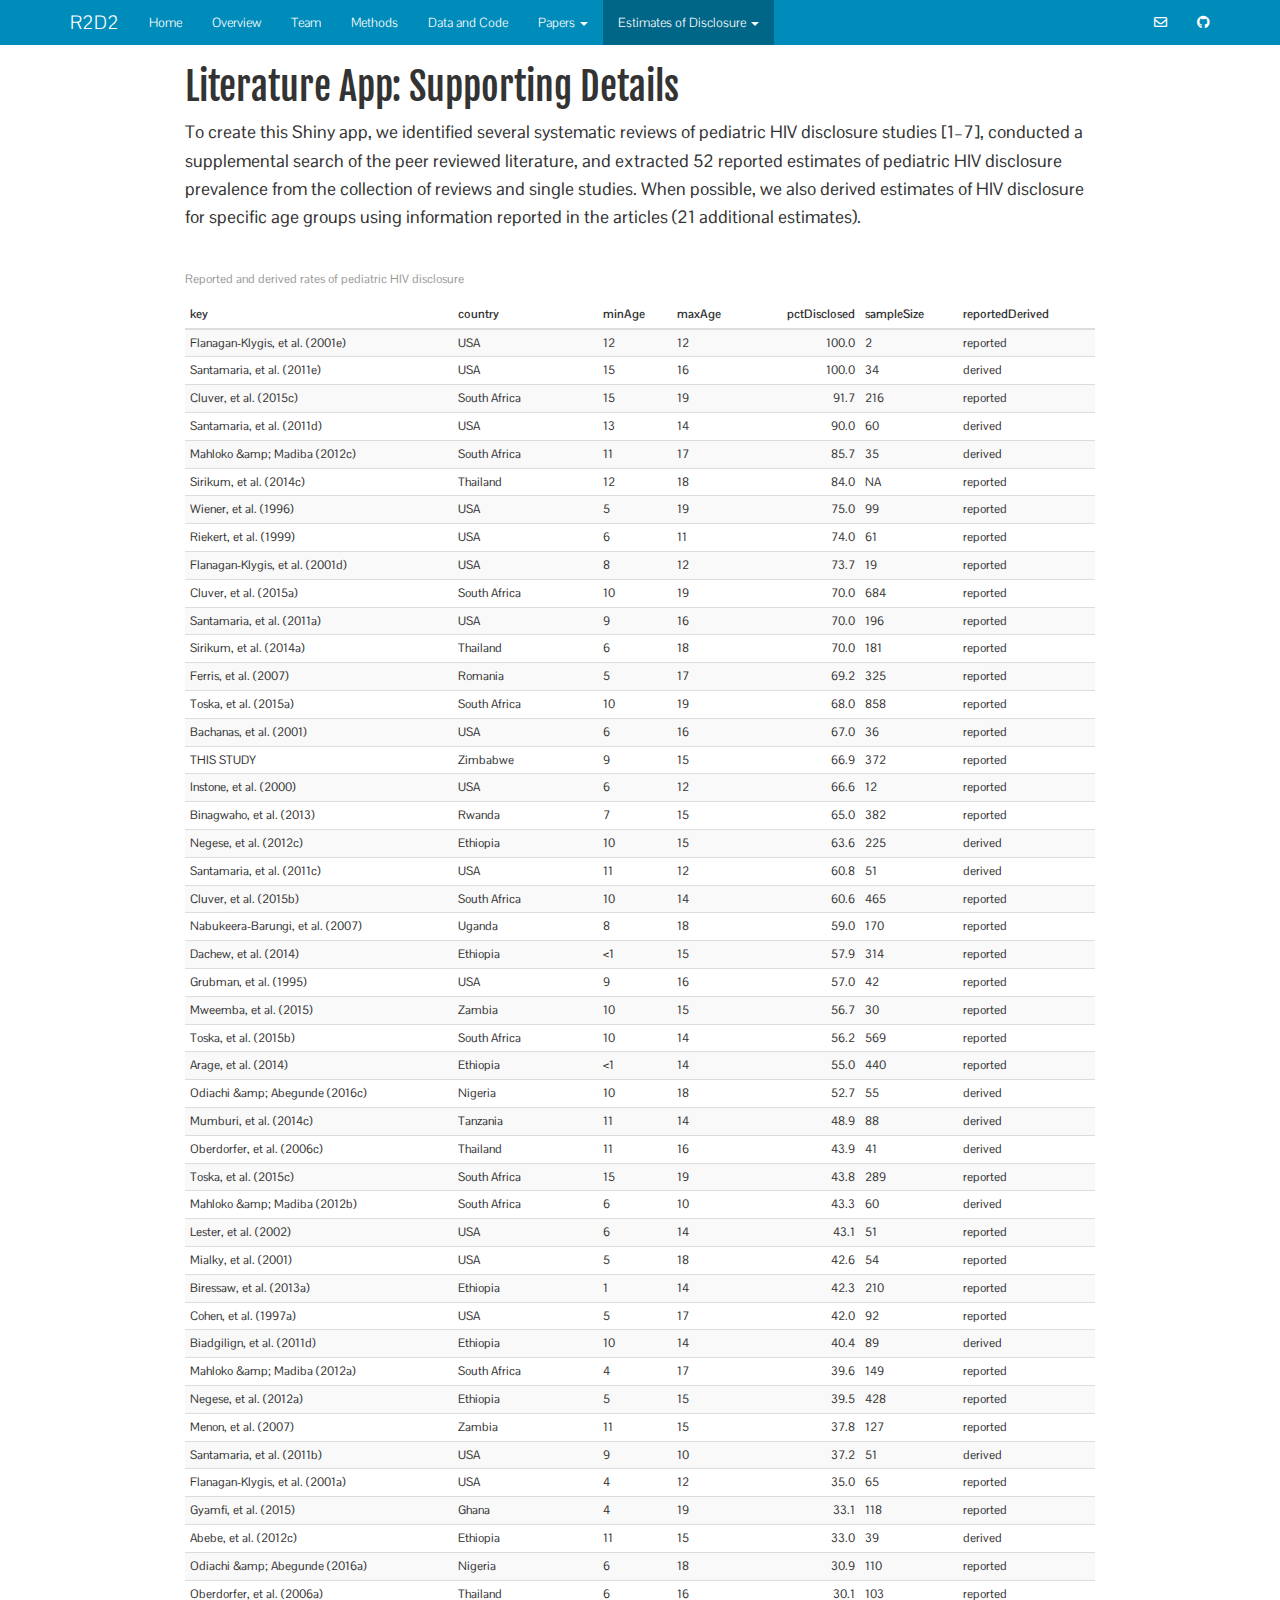
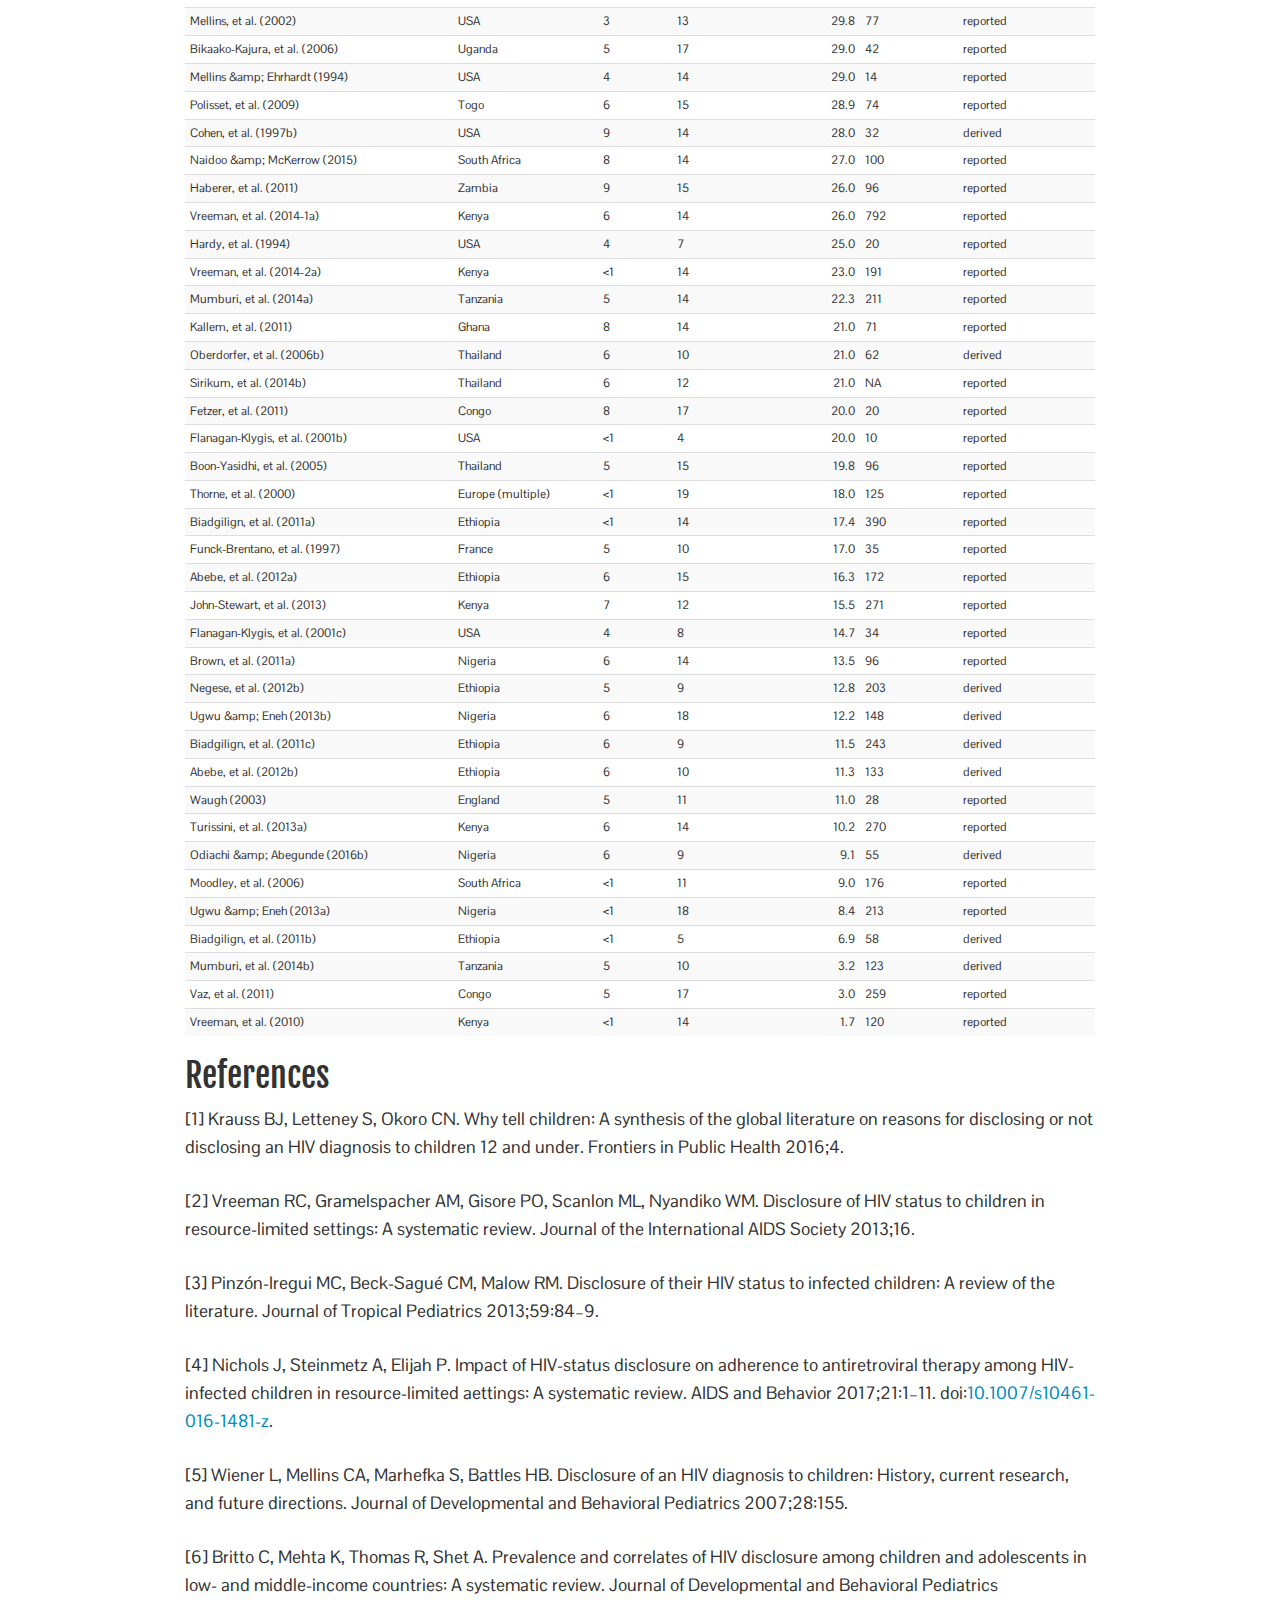
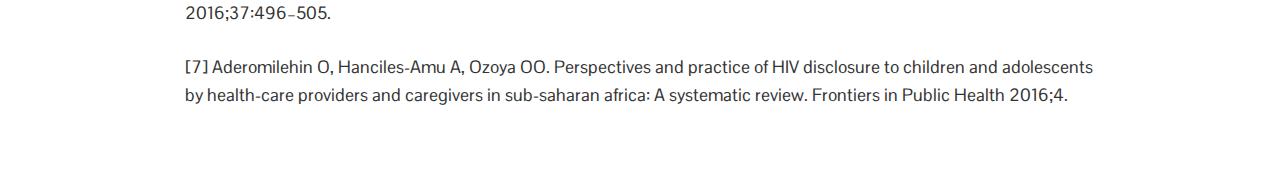
<file: litAppDetails.html>
<!DOCTYPE html>

<html xmlns="http://www.w3.org/1999/xhtml">

<head>

<meta charset="utf-8" />
<meta http-equiv="Content-Type" content="text/html; charset=utf-8" />
<meta name="generator" content="pandoc" />




<title>Literature App: Supporting Details</title>

<script src="site_libs/jquery-1.11.3/jquery.min.js"></script>
<meta name="viewport" content="width=device-width, initial-scale=1" />
<link href="site_libs/bootstrap-3.3.5/css/yeti.min.css" rel="stylesheet" />
<script src="site_libs/bootstrap-3.3.5/js/bootstrap.min.js"></script>
<script src="site_libs/bootstrap-3.3.5/shim/html5shiv.min.js"></script>
<script src="site_libs/bootstrap-3.3.5/shim/respond.min.js"></script>
<script src="site_libs/navigation-1.1/tabsets.js"></script>
<script src="site_libs/kePrint-0.0.1/kePrint.js"></script>
<link href="site_libs/font-awesome-5.1.0/css/all.css" rel="stylesheet" />
<link href="site_libs/font-awesome-5.1.0/css/v4-shims.css" rel="stylesheet" />




<style type="text/css">
h1 {
  font-size: 34px;
}
h1.title {
  font-size: 38px;
}
h2 {
  font-size: 30px;
}
h3 {
  font-size: 24px;
}
h4 {
  font-size: 18px;
}
h5 {
  font-size: 16px;
}
h6 {
  font-size: 12px;
}
.table th:not([align]) {
  text-align: left;
}
</style>

<link rel="stylesheet" href="styles.css" type="text/css" />



<style type = "text/css">
.main-container {
  max-width: 940px;
  margin-left: auto;
  margin-right: auto;
}
code {
  color: inherit;
  background-color: rgba(0, 0, 0, 0.04);
}
img {
  max-width:100%;
  height: auto;
}
.tabbed-pane {
  padding-top: 12px;
}
.html-widget {
  margin-bottom: 20px;
}
button.code-folding-btn:focus {
  outline: none;
}
summary {
  display: list-item;
}
</style>


<style type="text/css">
/* padding for bootstrap navbar */
body {
  padding-top: 45px;
  padding-bottom: 40px;
}
/* offset scroll position for anchor links (for fixed navbar)  */
.section h1 {
  padding-top: 50px;
  margin-top: -50px;
}
.section h2 {
  padding-top: 50px;
  margin-top: -50px;
}
.section h3 {
  padding-top: 50px;
  margin-top: -50px;
}
.section h4 {
  padding-top: 50px;
  margin-top: -50px;
}
.section h5 {
  padding-top: 50px;
  margin-top: -50px;
}
.section h6 {
  padding-top: 50px;
  margin-top: -50px;
}
.dropdown-submenu {
  position: relative;
}
.dropdown-submenu>.dropdown-menu {
  top: 0;
  left: 100%;
  margin-top: -6px;
  margin-left: -1px;
  border-radius: 0 6px 6px 6px;
}
.dropdown-submenu:hover>.dropdown-menu {
  display: block;
}
.dropdown-submenu>a:after {
  display: block;
  content: " ";
  float: right;
  width: 0;
  height: 0;
  border-color: transparent;
  border-style: solid;
  border-width: 5px 0 5px 5px;
  border-left-color: #cccccc;
  margin-top: 5px;
  margin-right: -10px;
}
.dropdown-submenu:hover>a:after {
  border-left-color: #ffffff;
}
.dropdown-submenu.pull-left {
  float: none;
}
.dropdown-submenu.pull-left>.dropdown-menu {
  left: -100%;
  margin-left: 10px;
  border-radius: 6px 0 6px 6px;
}
</style>

<script>
// manage active state of menu based on current page
$(document).ready(function () {
  // active menu anchor
  href = window.location.pathname
  href = href.substr(href.lastIndexOf('/') + 1)
  if (href === "")
    href = "index.html";
  var menuAnchor = $('a[href="' + href + '"]');

  // mark it active
  menuAnchor.parent().addClass('active');

  // if it's got a parent navbar menu mark it active as well
  menuAnchor.closest('li.dropdown').addClass('active');
});
</script>

<!-- tabsets -->

<style type="text/css">
.tabset-dropdown > .nav-tabs {
  display: inline-table;
  max-height: 500px;
  min-height: 44px;
  overflow-y: auto;
  background: white;
  border: 1px solid #ddd;
  border-radius: 4px;
}

.tabset-dropdown > .nav-tabs > li.active:before {
  content: "";
  font-family: 'Glyphicons Halflings';
  display: inline-block;
  padding: 10px;
  border-right: 1px solid #ddd;
}

.tabset-dropdown > .nav-tabs.nav-tabs-open > li.active:before {
  content: "&#xe258;";
  border: none;
}

.tabset-dropdown > .nav-tabs.nav-tabs-open:before {
  content: "";
  font-family: 'Glyphicons Halflings';
  display: inline-block;
  padding: 10px;
  border-right: 1px solid #ddd;
}

.tabset-dropdown > .nav-tabs > li.active {
  display: block;
}

.tabset-dropdown > .nav-tabs > li > a,
.tabset-dropdown > .nav-tabs > li > a:focus,
.tabset-dropdown > .nav-tabs > li > a:hover {
  border: none;
  display: inline-block;
  border-radius: 4px;
}

.tabset-dropdown > .nav-tabs.nav-tabs-open > li {
  display: block;
  float: none;
}

.tabset-dropdown > .nav-tabs > li {
  display: none;
}
</style>

<script>
$(document).ready(function () {
  window.buildTabsets("TOC");
});

$(document).ready(function () {
  $('.tabset-dropdown > .nav-tabs > li').click(function () {
    $(this).parent().toggleClass('nav-tabs-open')
  });
});
</script>

<!-- code folding -->




</head>

<body>


<div class="container-fluid main-container">




<div class="navbar navbar-inverse  navbar-fixed-top" role="navigation">
  <div class="container">
    <div class="navbar-header">
      <button type="button" class="navbar-toggle collapsed" data-toggle="collapse" data-target="#navbar">
        <span class="icon-bar"></span>
        <span class="icon-bar"></span>
        <span class="icon-bar"></span>
      </button>
      <a class="navbar-brand" href="index.html">R2D2</a>
    </div>
    <div id="navbar" class="navbar-collapse collapse">
      <ul class="nav navbar-nav">
        <li>
  <a href="index.html">Home</a>
</li>
<li>
  <a href="overview.html">Overview</a>
</li>
<li>
  <a href="team.html">Team</a>
</li>
<li>
  <a href="methods.html">Methods</a>
</li>
<li>
  <a href="data.html">Data and Code</a>
</li>
<li class="dropdown">
  <a href="#" class="dropdown-toggle" data-toggle="dropdown" role="button" aria-expanded="false">
    Papers
     
    <span class="caret"></span>
  </a>
  <ul class="dropdown-menu" role="menu">
    <li>
      <a href="prevalence.html">Prevalence and Process</a>
    </li>
    <li>
      <a href="consequences.html">Consequences</a>
    </li>
    <li>
      <a href="instrument.html">R2D2 Instrument</a>
    </li>
  </ul>
</li>
<li class="dropdown">
  <a href="#" class="dropdown-toggle" data-toggle="dropdown" role="button" aria-expanded="false">
    Estimates of Disclosure
     
    <span class="caret"></span>
  </a>
  <ul class="dropdown-menu" role="menu">
    <li>
      <a href="http://share.globalhealthresearch.co/disclosure-app/">App</a>
    </li>
    <li>
      <a href="litAppDetails.html">Details</a>
    </li>
  </ul>
</li>
      </ul>
      <ul class="nav navbar-nav navbar-right">
        <li>
  <a href="mailto:eric.green@duke.edu">
    <span class="fa fa-envelope-o"></span>
     
  </a>
</li>
<li>
  <a href="https://github.com/ericpgreen/r2d2">
    <span class="fa fa-github"></span>
     
  </a>
</li>
      </ul>
    </div><!--/.nav-collapse -->
  </div><!--/.container -->
</div><!--/.navbar -->

<div class="fluid-row" id="header">



<h1 class="title toc-ignore">Literature App: Supporting Details</h1>

</div>


<p>To create this Shiny app, we identified several systematic reviews of pediatric HIV disclosure studies <span class="citation">[1–7]</span>, conducted a supplemental search of the peer reviewed literature, and extracted 52 reported estimates of pediatric HIV disclosure prevalence from the collection of reviews and single studies. When possible, we also derived estimates of HIV disclosure for specific age groups using information reported in the articles (21 additional estimates).</p>
<table class="table table-striped table-hover table-condensed table-responsive" style="margin-left: auto; margin-right: auto;">
<caption>
Reported and derived rates of pediatric HIV disclosure
</caption>
<thead>
<tr>
<th style="text-align:left;">
key
</th>
<th style="text-align:left;">
country
</th>
<th style="text-align:left;">
minAge
</th>
<th style="text-align:left;">
maxAge
</th>
<th style="text-align:right;">
pctDisclosed
</th>
<th style="text-align:left;">
sampleSize
</th>
<th style="text-align:left;">
reportedDerived
</th>
</tr>
</thead>
<tbody>
<tr>
<td style="text-align:left;">
Flanagan-Klygis, et al. (2001e) 
</td>
<td style="text-align:left;">
USA
</td>
<td style="text-align:left;">
12
</td>
<td style="text-align:left;">
12
</td>
<td style="text-align:right;">
100.0
</td>
<td style="text-align:left;">
2
</td>
<td style="text-align:left;">
reported
</td>
</tr>
<tr>
<td style="text-align:left;">
Santamaria, et al. (2011e) 
</td>
<td style="text-align:left;">
USA
</td>
<td style="text-align:left;">
15
</td>
<td style="text-align:left;">
16
</td>
<td style="text-align:right;">
100.0
</td>
<td style="text-align:left;">
34
</td>
<td style="text-align:left;">
derived
</td>
</tr>
<tr>
<td style="text-align:left;">
Cluver, et al. (2015c) 
</td>
<td style="text-align:left;">
South Africa
</td>
<td style="text-align:left;">
15
</td>
<td style="text-align:left;">
19
</td>
<td style="text-align:right;">
91.7
</td>
<td style="text-align:left;">
216
</td>
<td style="text-align:left;">
reported
</td>
</tr>
<tr>
<td style="text-align:left;">
Santamaria, et al. (2011d) 
</td>
<td style="text-align:left;">
USA
</td>
<td style="text-align:left;">
13
</td>
<td style="text-align:left;">
14
</td>
<td style="text-align:right;">
90.0
</td>
<td style="text-align:left;">
60
</td>
<td style="text-align:left;">
derived
</td>
</tr>
<tr>
<td style="text-align:left;">
Mahloko &amp;amp; Madiba (2012c) 
</td>
<td style="text-align:left;">
South Africa
</td>
<td style="text-align:left;">
11
</td>
<td style="text-align:left;">
17
</td>
<td style="text-align:right;">
85.7
</td>
<td style="text-align:left;">
35
</td>
<td style="text-align:left;">
derived
</td>
</tr>
<tr>
<td style="text-align:left;">
Sirikum, et al. (2014c) 
</td>
<td style="text-align:left;">
Thailand
</td>
<td style="text-align:left;">
12
</td>
<td style="text-align:left;">
18
</td>
<td style="text-align:right;">
84.0
</td>
<td style="text-align:left;">
NA
</td>
<td style="text-align:left;">
reported
</td>
</tr>
<tr>
<td style="text-align:left;">
Wiener, et al. (1996) 
</td>
<td style="text-align:left;">
USA
</td>
<td style="text-align:left;">
5
</td>
<td style="text-align:left;">
19
</td>
<td style="text-align:right;">
75.0
</td>
<td style="text-align:left;">
99
</td>
<td style="text-align:left;">
reported
</td>
</tr>
<tr>
<td style="text-align:left;">
Riekert, et al. (1999) 
</td>
<td style="text-align:left;">
USA
</td>
<td style="text-align:left;">
6
</td>
<td style="text-align:left;">
11
</td>
<td style="text-align:right;">
74.0
</td>
<td style="text-align:left;">
61
</td>
<td style="text-align:left;">
reported
</td>
</tr>
<tr>
<td style="text-align:left;">
Flanagan-Klygis, et al. (2001d) 
</td>
<td style="text-align:left;">
USA
</td>
<td style="text-align:left;">
8
</td>
<td style="text-align:left;">
12
</td>
<td style="text-align:right;">
73.7
</td>
<td style="text-align:left;">
19
</td>
<td style="text-align:left;">
reported
</td>
</tr>
<tr>
<td style="text-align:left;">
Cluver, et al. (2015a) 
</td>
<td style="text-align:left;">
South Africa
</td>
<td style="text-align:left;">
10
</td>
<td style="text-align:left;">
19
</td>
<td style="text-align:right;">
70.0
</td>
<td style="text-align:left;">
684
</td>
<td style="text-align:left;">
reported
</td>
</tr>
<tr>
<td style="text-align:left;">
Santamaria, et al. (2011a) 
</td>
<td style="text-align:left;">
USA
</td>
<td style="text-align:left;">
9
</td>
<td style="text-align:left;">
16
</td>
<td style="text-align:right;">
70.0
</td>
<td style="text-align:left;">
196
</td>
<td style="text-align:left;">
reported
</td>
</tr>
<tr>
<td style="text-align:left;">
Sirikum, et al. (2014a) 
</td>
<td style="text-align:left;">
Thailand
</td>
<td style="text-align:left;">
6
</td>
<td style="text-align:left;">
18
</td>
<td style="text-align:right;">
70.0
</td>
<td style="text-align:left;">
181
</td>
<td style="text-align:left;">
reported
</td>
</tr>
<tr>
<td style="text-align:left;">
Ferris, et al. (2007) 
</td>
<td style="text-align:left;">
Romania
</td>
<td style="text-align:left;">
5
</td>
<td style="text-align:left;">
17
</td>
<td style="text-align:right;">
69.2
</td>
<td style="text-align:left;">
325
</td>
<td style="text-align:left;">
reported
</td>
</tr>
<tr>
<td style="text-align:left;">
Toska, et al. (2015a) 
</td>
<td style="text-align:left;">
South Africa
</td>
<td style="text-align:left;">
10
</td>
<td style="text-align:left;">
19
</td>
<td style="text-align:right;">
68.0
</td>
<td style="text-align:left;">
858
</td>
<td style="text-align:left;">
reported
</td>
</tr>
<tr>
<td style="text-align:left;">
Bachanas, et al. (2001) 
</td>
<td style="text-align:left;">
USA
</td>
<td style="text-align:left;">
6
</td>
<td style="text-align:left;">
16
</td>
<td style="text-align:right;">
67.0
</td>
<td style="text-align:left;">
36
</td>
<td style="text-align:left;">
reported
</td>
</tr>
<tr>
<td style="text-align:left;">
THIS STUDY
</td>
<td style="text-align:left;">
Zimbabwe
</td>
<td style="text-align:left;">
9
</td>
<td style="text-align:left;">
15
</td>
<td style="text-align:right;">
66.9
</td>
<td style="text-align:left;">
372
</td>
<td style="text-align:left;">
reported
</td>
</tr>
<tr>
<td style="text-align:left;">
Instone, et al. (2000) 
</td>
<td style="text-align:left;">
USA
</td>
<td style="text-align:left;">
6
</td>
<td style="text-align:left;">
12
</td>
<td style="text-align:right;">
66.6
</td>
<td style="text-align:left;">
12
</td>
<td style="text-align:left;">
reported
</td>
</tr>
<tr>
<td style="text-align:left;">
Binagwaho, et al. (2013) 
</td>
<td style="text-align:left;">
Rwanda
</td>
<td style="text-align:left;">
7
</td>
<td style="text-align:left;">
15
</td>
<td style="text-align:right;">
65.0
</td>
<td style="text-align:left;">
382
</td>
<td style="text-align:left;">
reported
</td>
</tr>
<tr>
<td style="text-align:left;">
Negese, et al. (2012c) 
</td>
<td style="text-align:left;">
Ethiopia
</td>
<td style="text-align:left;">
10
</td>
<td style="text-align:left;">
15
</td>
<td style="text-align:right;">
63.6
</td>
<td style="text-align:left;">
225
</td>
<td style="text-align:left;">
derived
</td>
</tr>
<tr>
<td style="text-align:left;">
Santamaria, et al. (2011c) 
</td>
<td style="text-align:left;">
USA
</td>
<td style="text-align:left;">
11
</td>
<td style="text-align:left;">
12
</td>
<td style="text-align:right;">
60.8
</td>
<td style="text-align:left;">
51
</td>
<td style="text-align:left;">
derived
</td>
</tr>
<tr>
<td style="text-align:left;">
Cluver, et al. (2015b) 
</td>
<td style="text-align:left;">
South Africa
</td>
<td style="text-align:left;">
10
</td>
<td style="text-align:left;">
14
</td>
<td style="text-align:right;">
60.6
</td>
<td style="text-align:left;">
465
</td>
<td style="text-align:left;">
reported
</td>
</tr>
<tr>
<td style="text-align:left;">
Nabukeera-Barungi, et al. (2007) 
</td>
<td style="text-align:left;">
Uganda
</td>
<td style="text-align:left;">
8
</td>
<td style="text-align:left;">
18
</td>
<td style="text-align:right;">
59.0
</td>
<td style="text-align:left;">
170
</td>
<td style="text-align:left;">
reported
</td>
</tr>
<tr>
<td style="text-align:left;">
Dachew, et al. (2014) 
</td>
<td style="text-align:left;">
Ethiopia
</td>
<td style="text-align:left;">
&lt;1
</td>
<td style="text-align:left;">
15
</td>
<td style="text-align:right;">
57.9
</td>
<td style="text-align:left;">
314
</td>
<td style="text-align:left;">
reported
</td>
</tr>
<tr>
<td style="text-align:left;">
Grubman, et al. (1995) 
</td>
<td style="text-align:left;">
USA
</td>
<td style="text-align:left;">
9
</td>
<td style="text-align:left;">
16
</td>
<td style="text-align:right;">
57.0
</td>
<td style="text-align:left;">
42
</td>
<td style="text-align:left;">
reported
</td>
</tr>
<tr>
<td style="text-align:left;">
Mweemba, et al. (2015) 
</td>
<td style="text-align:left;">
Zambia
</td>
<td style="text-align:left;">
10
</td>
<td style="text-align:left;">
15
</td>
<td style="text-align:right;">
56.7
</td>
<td style="text-align:left;">
30
</td>
<td style="text-align:left;">
reported
</td>
</tr>
<tr>
<td style="text-align:left;">
Toska, et al. (2015b) 
</td>
<td style="text-align:left;">
South Africa
</td>
<td style="text-align:left;">
10
</td>
<td style="text-align:left;">
14
</td>
<td style="text-align:right;">
56.2
</td>
<td style="text-align:left;">
569
</td>
<td style="text-align:left;">
reported
</td>
</tr>
<tr>
<td style="text-align:left;">
Arage, et al. (2014) 
</td>
<td style="text-align:left;">
Ethiopia
</td>
<td style="text-align:left;">
&lt;1
</td>
<td style="text-align:left;">
14
</td>
<td style="text-align:right;">
55.0
</td>
<td style="text-align:left;">
440
</td>
<td style="text-align:left;">
reported
</td>
</tr>
<tr>
<td style="text-align:left;">
Odiachi &amp;amp; Abegunde (2016c) 
</td>
<td style="text-align:left;">
Nigeria
</td>
<td style="text-align:left;">
10
</td>
<td style="text-align:left;">
18
</td>
<td style="text-align:right;">
52.7
</td>
<td style="text-align:left;">
55
</td>
<td style="text-align:left;">
derived
</td>
</tr>
<tr>
<td style="text-align:left;">
Mumburi, et al. (2014c) 
</td>
<td style="text-align:left;">
Tanzania
</td>
<td style="text-align:left;">
11
</td>
<td style="text-align:left;">
14
</td>
<td style="text-align:right;">
48.9
</td>
<td style="text-align:left;">
88
</td>
<td style="text-align:left;">
derived
</td>
</tr>
<tr>
<td style="text-align:left;">
Oberdorfer, et al. (2006c) 
</td>
<td style="text-align:left;">
Thailand
</td>
<td style="text-align:left;">
11
</td>
<td style="text-align:left;">
16
</td>
<td style="text-align:right;">
43.9
</td>
<td style="text-align:left;">
41
</td>
<td style="text-align:left;">
derived
</td>
</tr>
<tr>
<td style="text-align:left;">
Toska, et al. (2015c) 
</td>
<td style="text-align:left;">
South Africa
</td>
<td style="text-align:left;">
15
</td>
<td style="text-align:left;">
19
</td>
<td style="text-align:right;">
43.8
</td>
<td style="text-align:left;">
289
</td>
<td style="text-align:left;">
reported
</td>
</tr>
<tr>
<td style="text-align:left;">
Mahloko &amp;amp; Madiba (2012b) 
</td>
<td style="text-align:left;">
South Africa
</td>
<td style="text-align:left;">
6
</td>
<td style="text-align:left;">
10
</td>
<td style="text-align:right;">
43.3
</td>
<td style="text-align:left;">
60
</td>
<td style="text-align:left;">
derived
</td>
</tr>
<tr>
<td style="text-align:left;">
Lester, et al. (2002) 
</td>
<td style="text-align:left;">
USA
</td>
<td style="text-align:left;">
6
</td>
<td style="text-align:left;">
14
</td>
<td style="text-align:right;">
43.1
</td>
<td style="text-align:left;">
51
</td>
<td style="text-align:left;">
reported
</td>
</tr>
<tr>
<td style="text-align:left;">
Mialky, et al. (2001) 
</td>
<td style="text-align:left;">
USA
</td>
<td style="text-align:left;">
5
</td>
<td style="text-align:left;">
18
</td>
<td style="text-align:right;">
42.6
</td>
<td style="text-align:left;">
54
</td>
<td style="text-align:left;">
reported
</td>
</tr>
<tr>
<td style="text-align:left;">
Biressaw, et al. (2013a) 
</td>
<td style="text-align:left;">
Ethiopia
</td>
<td style="text-align:left;">
1
</td>
<td style="text-align:left;">
14
</td>
<td style="text-align:right;">
42.3
</td>
<td style="text-align:left;">
210
</td>
<td style="text-align:left;">
reported
</td>
</tr>
<tr>
<td style="text-align:left;">
Cohen, et al. (1997a) 
</td>
<td style="text-align:left;">
USA
</td>
<td style="text-align:left;">
5
</td>
<td style="text-align:left;">
17
</td>
<td style="text-align:right;">
42.0
</td>
<td style="text-align:left;">
92
</td>
<td style="text-align:left;">
reported
</td>
</tr>
<tr>
<td style="text-align:left;">
Biadgilign, et al. (2011d) 
</td>
<td style="text-align:left;">
Ethiopia
</td>
<td style="text-align:left;">
10
</td>
<td style="text-align:left;">
14
</td>
<td style="text-align:right;">
40.4
</td>
<td style="text-align:left;">
89
</td>
<td style="text-align:left;">
derived
</td>
</tr>
<tr>
<td style="text-align:left;">
Mahloko &amp;amp; Madiba (2012a) 
</td>
<td style="text-align:left;">
South Africa
</td>
<td style="text-align:left;">
4
</td>
<td style="text-align:left;">
17
</td>
<td style="text-align:right;">
39.6
</td>
<td style="text-align:left;">
149
</td>
<td style="text-align:left;">
reported
</td>
</tr>
<tr>
<td style="text-align:left;">
Negese, et al. (2012a) 
</td>
<td style="text-align:left;">
Ethiopia
</td>
<td style="text-align:left;">
5
</td>
<td style="text-align:left;">
15
</td>
<td style="text-align:right;">
39.5
</td>
<td style="text-align:left;">
428
</td>
<td style="text-align:left;">
reported
</td>
</tr>
<tr>
<td style="text-align:left;">
Menon, et al. (2007) 
</td>
<td style="text-align:left;">
Zambia
</td>
<td style="text-align:left;">
11
</td>
<td style="text-align:left;">
15
</td>
<td style="text-align:right;">
37.8
</td>
<td style="text-align:left;">
127
</td>
<td style="text-align:left;">
reported
</td>
</tr>
<tr>
<td style="text-align:left;">
Santamaria, et al. (2011b) 
</td>
<td style="text-align:left;">
USA
</td>
<td style="text-align:left;">
9
</td>
<td style="text-align:left;">
10
</td>
<td style="text-align:right;">
37.2
</td>
<td style="text-align:left;">
51
</td>
<td style="text-align:left;">
derived
</td>
</tr>
<tr>
<td style="text-align:left;">
Flanagan-Klygis, et al. (2001a) 
</td>
<td style="text-align:left;">
USA
</td>
<td style="text-align:left;">
4
</td>
<td style="text-align:left;">
12
</td>
<td style="text-align:right;">
35.0
</td>
<td style="text-align:left;">
65
</td>
<td style="text-align:left;">
reported
</td>
</tr>
<tr>
<td style="text-align:left;">
Gyamfi, et al. (2015) 
</td>
<td style="text-align:left;">
Ghana
</td>
<td style="text-align:left;">
4
</td>
<td style="text-align:left;">
19
</td>
<td style="text-align:right;">
33.1
</td>
<td style="text-align:left;">
118
</td>
<td style="text-align:left;">
reported
</td>
</tr>
<tr>
<td style="text-align:left;">
Abebe, et al. (2012c) 
</td>
<td style="text-align:left;">
Ethiopia
</td>
<td style="text-align:left;">
11
</td>
<td style="text-align:left;">
15
</td>
<td style="text-align:right;">
33.0
</td>
<td style="text-align:left;">
39
</td>
<td style="text-align:left;">
derived
</td>
</tr>
<tr>
<td style="text-align:left;">
Odiachi &amp;amp; Abegunde (2016a) 
</td>
<td style="text-align:left;">
Nigeria
</td>
<td style="text-align:left;">
6
</td>
<td style="text-align:left;">
18
</td>
<td style="text-align:right;">
30.9
</td>
<td style="text-align:left;">
110
</td>
<td style="text-align:left;">
reported
</td>
</tr>
<tr>
<td style="text-align:left;">
Oberdorfer, et al. (2006a) 
</td>
<td style="text-align:left;">
Thailand
</td>
<td style="text-align:left;">
6
</td>
<td style="text-align:left;">
16
</td>
<td style="text-align:right;">
30.1
</td>
<td style="text-align:left;">
103
</td>
<td style="text-align:left;">
reported
</td>
</tr>
<tr>
<td style="text-align:left;">
Mellins, et al. (2002) 
</td>
<td style="text-align:left;">
USA
</td>
<td style="text-align:left;">
3
</td>
<td style="text-align:left;">
13
</td>
<td style="text-align:right;">
29.8
</td>
<td style="text-align:left;">
77
</td>
<td style="text-align:left;">
reported
</td>
</tr>
<tr>
<td style="text-align:left;">
Bikaako-Kajura, et al. (2006) 
</td>
<td style="text-align:left;">
Uganda
</td>
<td style="text-align:left;">
5
</td>
<td style="text-align:left;">
17
</td>
<td style="text-align:right;">
29.0
</td>
<td style="text-align:left;">
42
</td>
<td style="text-align:left;">
reported
</td>
</tr>
<tr>
<td style="text-align:left;">
Mellins &amp;amp; Ehrhardt (1994) 
</td>
<td style="text-align:left;">
USA
</td>
<td style="text-align:left;">
4
</td>
<td style="text-align:left;">
14
</td>
<td style="text-align:right;">
29.0
</td>
<td style="text-align:left;">
14
</td>
<td style="text-align:left;">
reported
</td>
</tr>
<tr>
<td style="text-align:left;">
Polisset, et al. (2009) 
</td>
<td style="text-align:left;">
Togo
</td>
<td style="text-align:left;">
6
</td>
<td style="text-align:left;">
15
</td>
<td style="text-align:right;">
28.9
</td>
<td style="text-align:left;">
74
</td>
<td style="text-align:left;">
reported
</td>
</tr>
<tr>
<td style="text-align:left;">
Cohen, et al. (1997b) 
</td>
<td style="text-align:left;">
USA
</td>
<td style="text-align:left;">
9
</td>
<td style="text-align:left;">
14
</td>
<td style="text-align:right;">
28.0
</td>
<td style="text-align:left;">
32
</td>
<td style="text-align:left;">
derived
</td>
</tr>
<tr>
<td style="text-align:left;">
Naidoo &amp;amp; McKerrow (2015) 
</td>
<td style="text-align:left;">
South Africa
</td>
<td style="text-align:left;">
8
</td>
<td style="text-align:left;">
14
</td>
<td style="text-align:right;">
27.0
</td>
<td style="text-align:left;">
100
</td>
<td style="text-align:left;">
reported
</td>
</tr>
<tr>
<td style="text-align:left;">
Haberer, et al. (2011) 
</td>
<td style="text-align:left;">
Zambia
</td>
<td style="text-align:left;">
9
</td>
<td style="text-align:left;">
15
</td>
<td style="text-align:right;">
26.0
</td>
<td style="text-align:left;">
96
</td>
<td style="text-align:left;">
reported
</td>
</tr>
<tr>
<td style="text-align:left;">
Vreeman, et al. (2014-1a) 
</td>
<td style="text-align:left;">
Kenya
</td>
<td style="text-align:left;">
6
</td>
<td style="text-align:left;">
14
</td>
<td style="text-align:right;">
26.0
</td>
<td style="text-align:left;">
792
</td>
<td style="text-align:left;">
reported
</td>
</tr>
<tr>
<td style="text-align:left;">
Hardy, et al. (1994) 
</td>
<td style="text-align:left;">
USA
</td>
<td style="text-align:left;">
4
</td>
<td style="text-align:left;">
7
</td>
<td style="text-align:right;">
25.0
</td>
<td style="text-align:left;">
20
</td>
<td style="text-align:left;">
reported
</td>
</tr>
<tr>
<td style="text-align:left;">
Vreeman, et al. (2014-2a) 
</td>
<td style="text-align:left;">
Kenya
</td>
<td style="text-align:left;">
&lt;1
</td>
<td style="text-align:left;">
14
</td>
<td style="text-align:right;">
23.0
</td>
<td style="text-align:left;">
191
</td>
<td style="text-align:left;">
reported
</td>
</tr>
<tr>
<td style="text-align:left;">
Mumburi, et al. (2014a) 
</td>
<td style="text-align:left;">
Tanzania
</td>
<td style="text-align:left;">
5
</td>
<td style="text-align:left;">
14
</td>
<td style="text-align:right;">
22.3
</td>
<td style="text-align:left;">
211
</td>
<td style="text-align:left;">
reported
</td>
</tr>
<tr>
<td style="text-align:left;">
Kallem, et al. (2011) 
</td>
<td style="text-align:left;">
Ghana
</td>
<td style="text-align:left;">
8
</td>
<td style="text-align:left;">
14
</td>
<td style="text-align:right;">
21.0
</td>
<td style="text-align:left;">
71
</td>
<td style="text-align:left;">
reported
</td>
</tr>
<tr>
<td style="text-align:left;">
Oberdorfer, et al. (2006b) 
</td>
<td style="text-align:left;">
Thailand
</td>
<td style="text-align:left;">
6
</td>
<td style="text-align:left;">
10
</td>
<td style="text-align:right;">
21.0
</td>
<td style="text-align:left;">
62
</td>
<td style="text-align:left;">
derived
</td>
</tr>
<tr>
<td style="text-align:left;">
Sirikum, et al. (2014b) 
</td>
<td style="text-align:left;">
Thailand
</td>
<td style="text-align:left;">
6
</td>
<td style="text-align:left;">
12
</td>
<td style="text-align:right;">
21.0
</td>
<td style="text-align:left;">
NA
</td>
<td style="text-align:left;">
reported
</td>
</tr>
<tr>
<td style="text-align:left;">
Fetzer, et al. (2011) 
</td>
<td style="text-align:left;">
Congo
</td>
<td style="text-align:left;">
8
</td>
<td style="text-align:left;">
17
</td>
<td style="text-align:right;">
20.0
</td>
<td style="text-align:left;">
20
</td>
<td style="text-align:left;">
reported
</td>
</tr>
<tr>
<td style="text-align:left;">
Flanagan-Klygis, et al. (2001b) 
</td>
<td style="text-align:left;">
USA
</td>
<td style="text-align:left;">
&lt;1
</td>
<td style="text-align:left;">
4
</td>
<td style="text-align:right;">
20.0
</td>
<td style="text-align:left;">
10
</td>
<td style="text-align:left;">
reported
</td>
</tr>
<tr>
<td style="text-align:left;">
Boon-Yasidhi, et al. (2005) 
</td>
<td style="text-align:left;">
Thailand
</td>
<td style="text-align:left;">
5
</td>
<td style="text-align:left;">
15
</td>
<td style="text-align:right;">
19.8
</td>
<td style="text-align:left;">
96
</td>
<td style="text-align:left;">
reported
</td>
</tr>
<tr>
<td style="text-align:left;">
Thorne, et al. (2000) 
</td>
<td style="text-align:left;">
Europe (multiple)
</td>
<td style="text-align:left;">
&lt;1
</td>
<td style="text-align:left;">
19
</td>
<td style="text-align:right;">
18.0
</td>
<td style="text-align:left;">
125
</td>
<td style="text-align:left;">
reported
</td>
</tr>
<tr>
<td style="text-align:left;">
Biadgilign, et al. (2011a) 
</td>
<td style="text-align:left;">
Ethiopia
</td>
<td style="text-align:left;">
&lt;1
</td>
<td style="text-align:left;">
14
</td>
<td style="text-align:right;">
17.4
</td>
<td style="text-align:left;">
390
</td>
<td style="text-align:left;">
reported
</td>
</tr>
<tr>
<td style="text-align:left;">
Funck-Brentano, et al. (1997) 
</td>
<td style="text-align:left;">
France
</td>
<td style="text-align:left;">
5
</td>
<td style="text-align:left;">
10
</td>
<td style="text-align:right;">
17.0
</td>
<td style="text-align:left;">
35
</td>
<td style="text-align:left;">
reported
</td>
</tr>
<tr>
<td style="text-align:left;">
Abebe, et al. (2012a) 
</td>
<td style="text-align:left;">
Ethiopia
</td>
<td style="text-align:left;">
6
</td>
<td style="text-align:left;">
15
</td>
<td style="text-align:right;">
16.3
</td>
<td style="text-align:left;">
172
</td>
<td style="text-align:left;">
reported
</td>
</tr>
<tr>
<td style="text-align:left;">
John-Stewart, et al. (2013) 
</td>
<td style="text-align:left;">
Kenya
</td>
<td style="text-align:left;">
7
</td>
<td style="text-align:left;">
12
</td>
<td style="text-align:right;">
15.5
</td>
<td style="text-align:left;">
271
</td>
<td style="text-align:left;">
reported
</td>
</tr>
<tr>
<td style="text-align:left;">
Flanagan-Klygis, et al. (2001c) 
</td>
<td style="text-align:left;">
USA
</td>
<td style="text-align:left;">
4
</td>
<td style="text-align:left;">
8
</td>
<td style="text-align:right;">
14.7
</td>
<td style="text-align:left;">
34
</td>
<td style="text-align:left;">
reported
</td>
</tr>
<tr>
<td style="text-align:left;">
Brown, et al. (2011a) 
</td>
<td style="text-align:left;">
Nigeria
</td>
<td style="text-align:left;">
6
</td>
<td style="text-align:left;">
14
</td>
<td style="text-align:right;">
13.5
</td>
<td style="text-align:left;">
96
</td>
<td style="text-align:left;">
reported
</td>
</tr>
<tr>
<td style="text-align:left;">
Negese, et al. (2012b) 
</td>
<td style="text-align:left;">
Ethiopia
</td>
<td style="text-align:left;">
5
</td>
<td style="text-align:left;">
9
</td>
<td style="text-align:right;">
12.8
</td>
<td style="text-align:left;">
203
</td>
<td style="text-align:left;">
derived
</td>
</tr>
<tr>
<td style="text-align:left;">
Ugwu &amp;amp; Eneh (2013b) 
</td>
<td style="text-align:left;">
Nigeria
</td>
<td style="text-align:left;">
6
</td>
<td style="text-align:left;">
18
</td>
<td style="text-align:right;">
12.2
</td>
<td style="text-align:left;">
148
</td>
<td style="text-align:left;">
derived
</td>
</tr>
<tr>
<td style="text-align:left;">
Biadgilign, et al. (2011c) 
</td>
<td style="text-align:left;">
Ethiopia
</td>
<td style="text-align:left;">
6
</td>
<td style="text-align:left;">
9
</td>
<td style="text-align:right;">
11.5
</td>
<td style="text-align:left;">
243
</td>
<td style="text-align:left;">
derived
</td>
</tr>
<tr>
<td style="text-align:left;">
Abebe, et al. (2012b) 
</td>
<td style="text-align:left;">
Ethiopia
</td>
<td style="text-align:left;">
6
</td>
<td style="text-align:left;">
10
</td>
<td style="text-align:right;">
11.3
</td>
<td style="text-align:left;">
133
</td>
<td style="text-align:left;">
derived
</td>
</tr>
<tr>
<td style="text-align:left;">
Waugh (2003) 
</td>
<td style="text-align:left;">
England
</td>
<td style="text-align:left;">
5
</td>
<td style="text-align:left;">
11
</td>
<td style="text-align:right;">
11.0
</td>
<td style="text-align:left;">
28
</td>
<td style="text-align:left;">
reported
</td>
</tr>
<tr>
<td style="text-align:left;">
Turissini, et al. (2013a) 
</td>
<td style="text-align:left;">
Kenya
</td>
<td style="text-align:left;">
6
</td>
<td style="text-align:left;">
14
</td>
<td style="text-align:right;">
10.2
</td>
<td style="text-align:left;">
270
</td>
<td style="text-align:left;">
reported
</td>
</tr>
<tr>
<td style="text-align:left;">
Odiachi &amp;amp; Abegunde (2016b) 
</td>
<td style="text-align:left;">
Nigeria
</td>
<td style="text-align:left;">
6
</td>
<td style="text-align:left;">
9
</td>
<td style="text-align:right;">
9.1
</td>
<td style="text-align:left;">
55
</td>
<td style="text-align:left;">
derived
</td>
</tr>
<tr>
<td style="text-align:left;">
Moodley, et al. (2006) 
</td>
<td style="text-align:left;">
South Africa
</td>
<td style="text-align:left;">
&lt;1
</td>
<td style="text-align:left;">
11
</td>
<td style="text-align:right;">
9.0
</td>
<td style="text-align:left;">
176
</td>
<td style="text-align:left;">
reported
</td>
</tr>
<tr>
<td style="text-align:left;">
Ugwu &amp;amp; Eneh (2013a) 
</td>
<td style="text-align:left;">
Nigeria
</td>
<td style="text-align:left;">
&lt;1
</td>
<td style="text-align:left;">
18
</td>
<td style="text-align:right;">
8.4
</td>
<td style="text-align:left;">
213
</td>
<td style="text-align:left;">
reported
</td>
</tr>
<tr>
<td style="text-align:left;">
Biadgilign, et al. (2011b) 
</td>
<td style="text-align:left;">
Ethiopia
</td>
<td style="text-align:left;">
&lt;1
</td>
<td style="text-align:left;">
5
</td>
<td style="text-align:right;">
6.9
</td>
<td style="text-align:left;">
58
</td>
<td style="text-align:left;">
derived
</td>
</tr>
<tr>
<td style="text-align:left;">
Mumburi, et al. (2014b) 
</td>
<td style="text-align:left;">
Tanzania
</td>
<td style="text-align:left;">
5
</td>
<td style="text-align:left;">
10
</td>
<td style="text-align:right;">
3.2
</td>
<td style="text-align:left;">
123
</td>
<td style="text-align:left;">
derived
</td>
</tr>
<tr>
<td style="text-align:left;">
Vaz, et al. (2011) 
</td>
<td style="text-align:left;">
Congo
</td>
<td style="text-align:left;">
5
</td>
<td style="text-align:left;">
17
</td>
<td style="text-align:right;">
3.0
</td>
<td style="text-align:left;">
259
</td>
<td style="text-align:left;">
reported
</td>
</tr>
<tr>
<td style="text-align:left;">
Vreeman, et al. (2010) 
</td>
<td style="text-align:left;">
Kenya
</td>
<td style="text-align:left;">
&lt;1
</td>
<td style="text-align:left;">
14
</td>
<td style="text-align:right;">
1.7
</td>
<td style="text-align:left;">
120
</td>
<td style="text-align:left;">
reported
</td>
</tr>
</tbody>
</table>
<div id="references" class="section level1 unnumbered">
<h1>References</h1>
<div id="refs" class="references">
<div id="ref-krauss:2016">
<p>[1] Krauss BJ, Letteney S, Okoro CN. Why tell children: A synthesis of the global literature on reasons for disclosing or not disclosing an HIV diagnosis to children 12 and under. Frontiers in Public Health 2016;4.</p>
</div>
<div id="ref-vreeman:2013">
<p>[2] Vreeman RC, Gramelspacher AM, Gisore PO, Scanlon ML, Nyandiko WM. Disclosure of HIV status to children in resource-limited settings: A systematic review. Journal of the International AIDS Society 2013;16.</p>
</div>
<div id="ref-pinzon:2013">
<p>[3] Pinzón-Iregui MC, Beck-Sagué CM, Malow RM. Disclosure of their HIV status to infected children: A review of the literature. Journal of Tropical Pediatrics 2013;59:84–9.</p>
</div>
<div id="ref-nichols:2017">
<p>[4] Nichols J, Steinmetz A, Elijah P. Impact of HIV-status disclosure on adherence to antiretroviral therapy among HIV-infected children in resource-limited aettings: A systematic review. AIDS and Behavior 2017;21:1–11. doi:<a href="https://doi.org/10.1007/s10461-016-1481-z">10.1007/s10461-016-1481-z</a>.</p>
</div>
<div id="ref-wiener:2007">
<p>[5] Wiener L, Mellins CA, Marhefka S, Battles HB. Disclosure of an HIV diagnosis to children: History, current research, and future directions. Journal of Developmental and Behavioral Pediatrics 2007;28:155.</p>
</div>
<div id="ref-britto:2016">
<p>[6] Britto C, Mehta K, Thomas R, Shet A. Prevalence and correlates of HIV disclosure among children and adolescents in low- and middle-income countries: A systematic review. Journal of Developmental and Behavioral Pediatrics 2016;37:496–505.</p>
</div>
<div id="ref-aderomilehin:2016">
<p>[7] Aderomilehin O, Hanciles-Amu A, Ozoya OO. Perspectives and practice of HIV disclosure to children and adolescents by health-care providers and caregivers in sub-saharan africa: A systematic review. Frontiers in Public Health 2016;4.</p>
</div>
</div>
</div>




</div>

<script>

// add bootstrap table styles to pandoc tables
function bootstrapStylePandocTables() {
  $('tr.header').parent('thead').parent('table').addClass('table table-condensed');
}
$(document).ready(function () {
  bootstrapStylePandocTables();
});


</script>

<!-- dynamically load mathjax for compatibility with self-contained -->
<script>
  (function () {
    var script = document.createElement("script");
    script.type = "text/javascript";
    script.src  = "https://mathjax.rstudio.com/latest/MathJax.js?config=TeX-AMS-MML_HTMLorMML";
    document.getElementsByTagName("head")[0].appendChild(script);
  })();
</script>

</body>
</html>
</file>
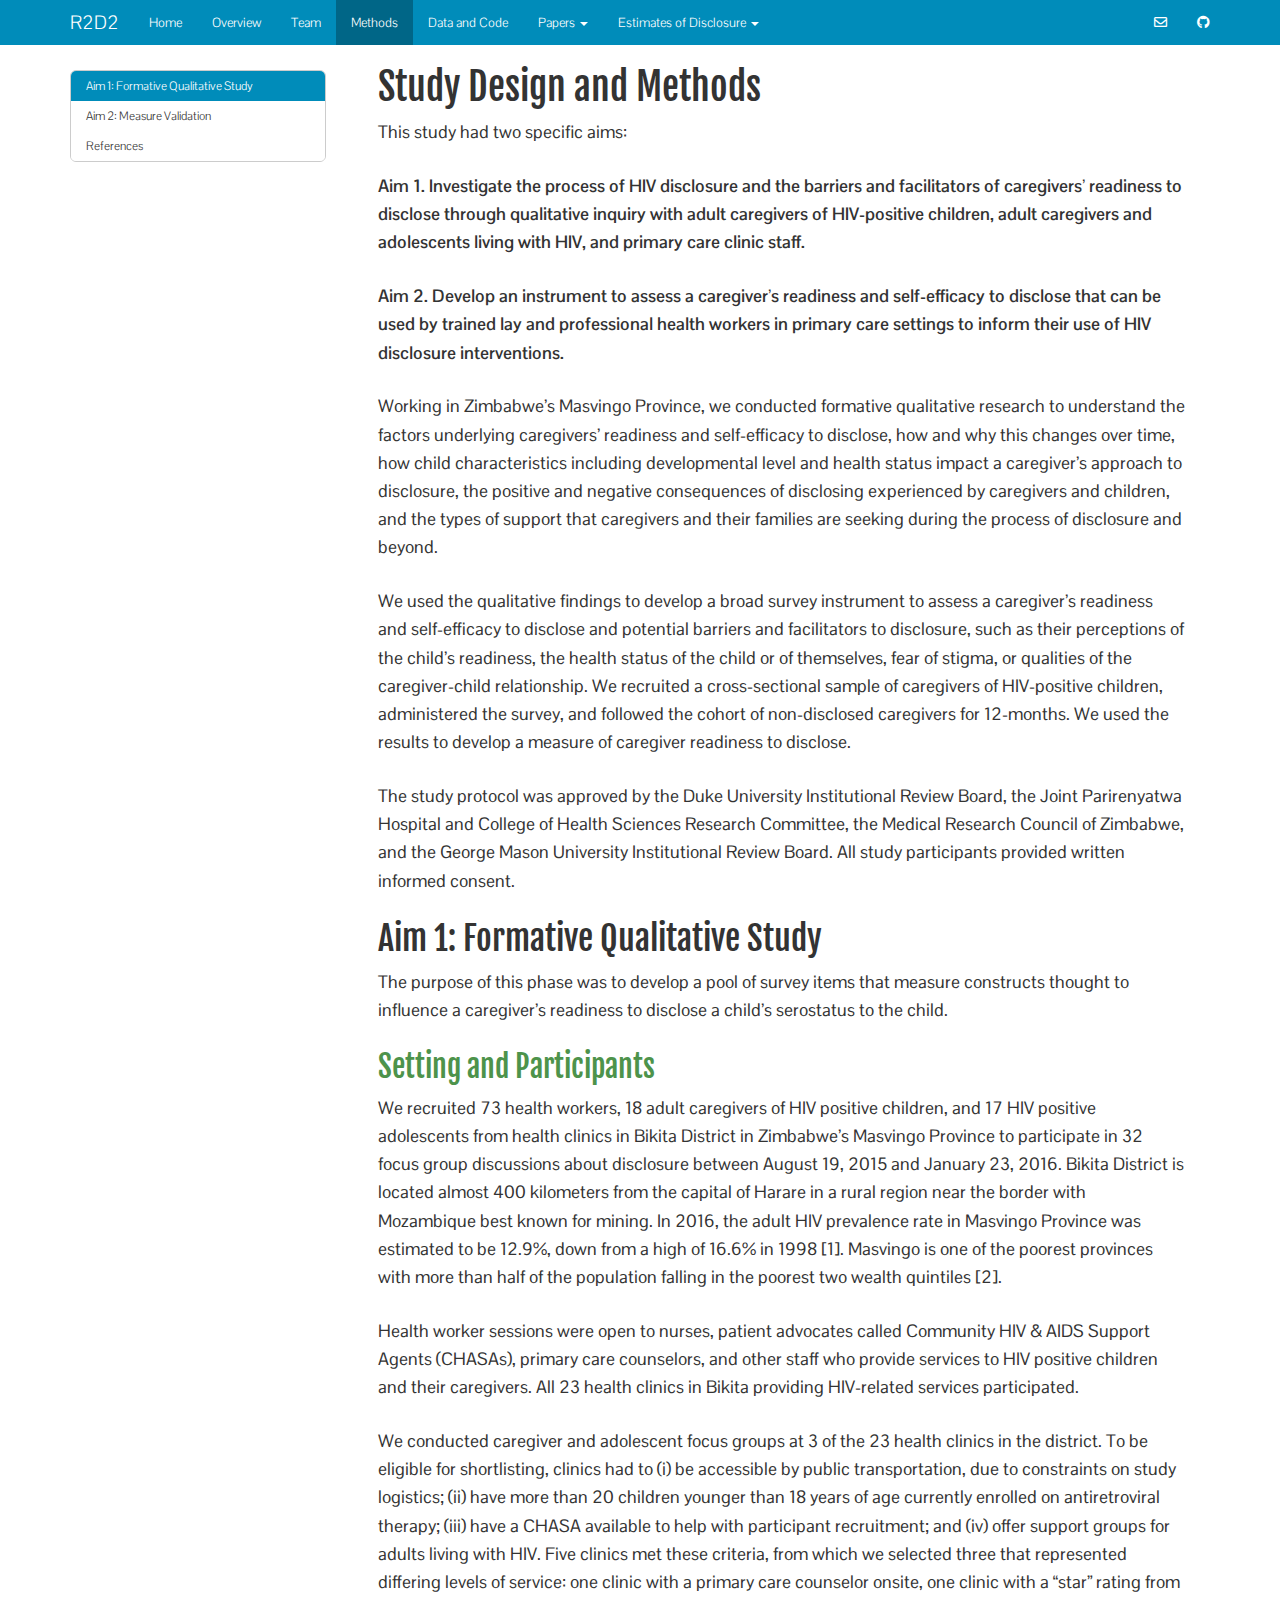
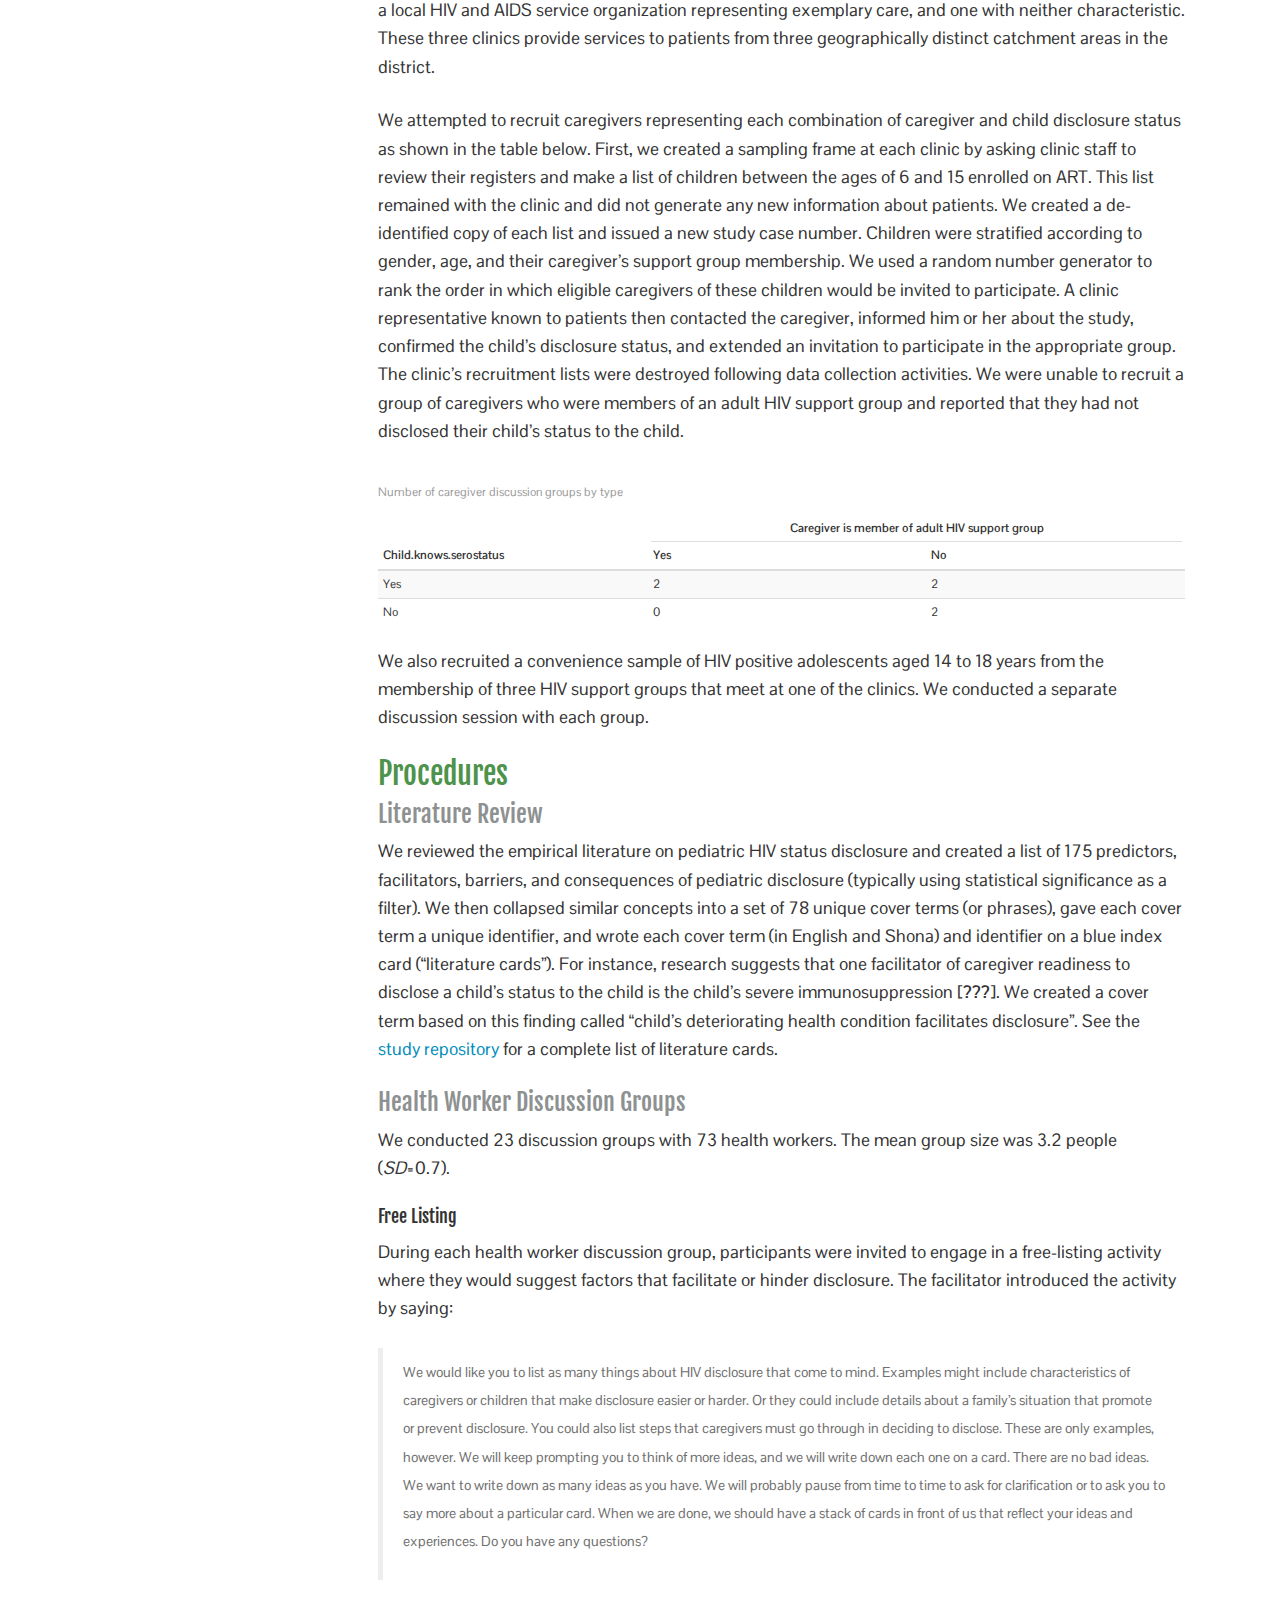
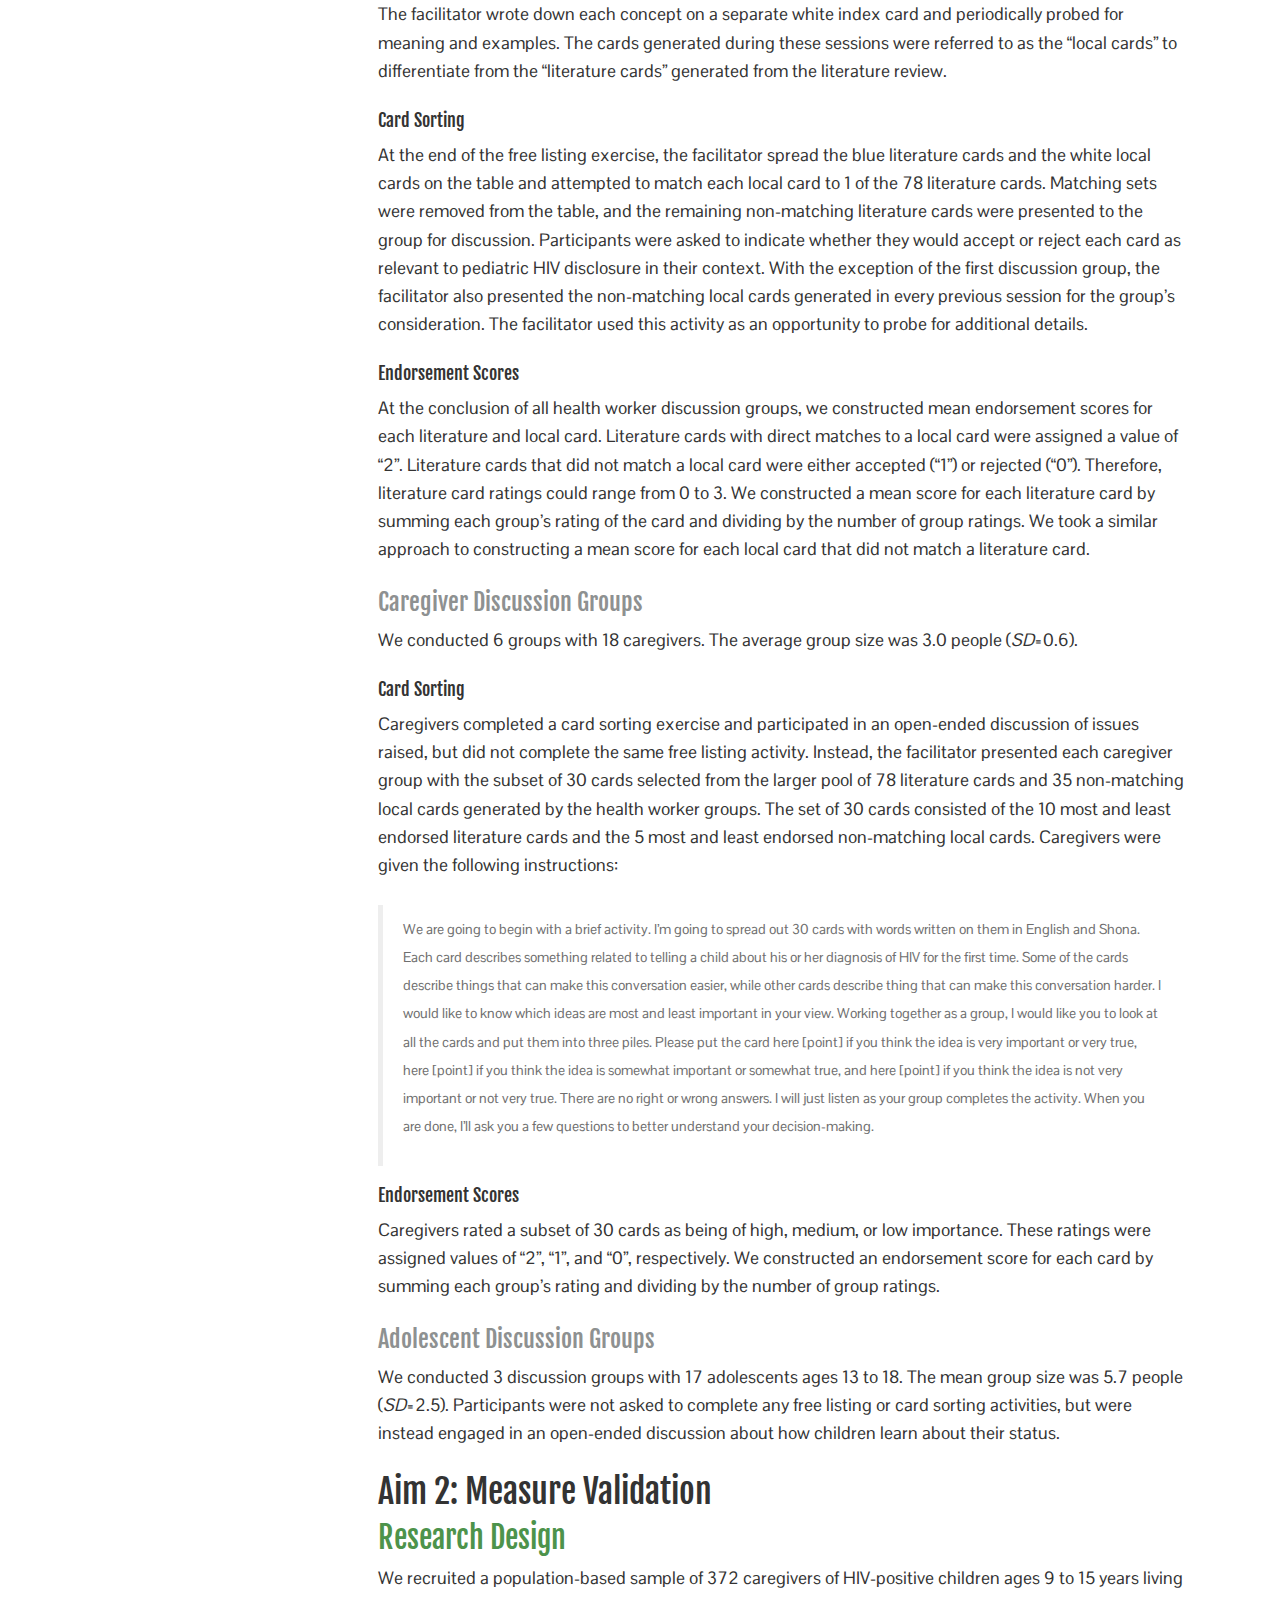
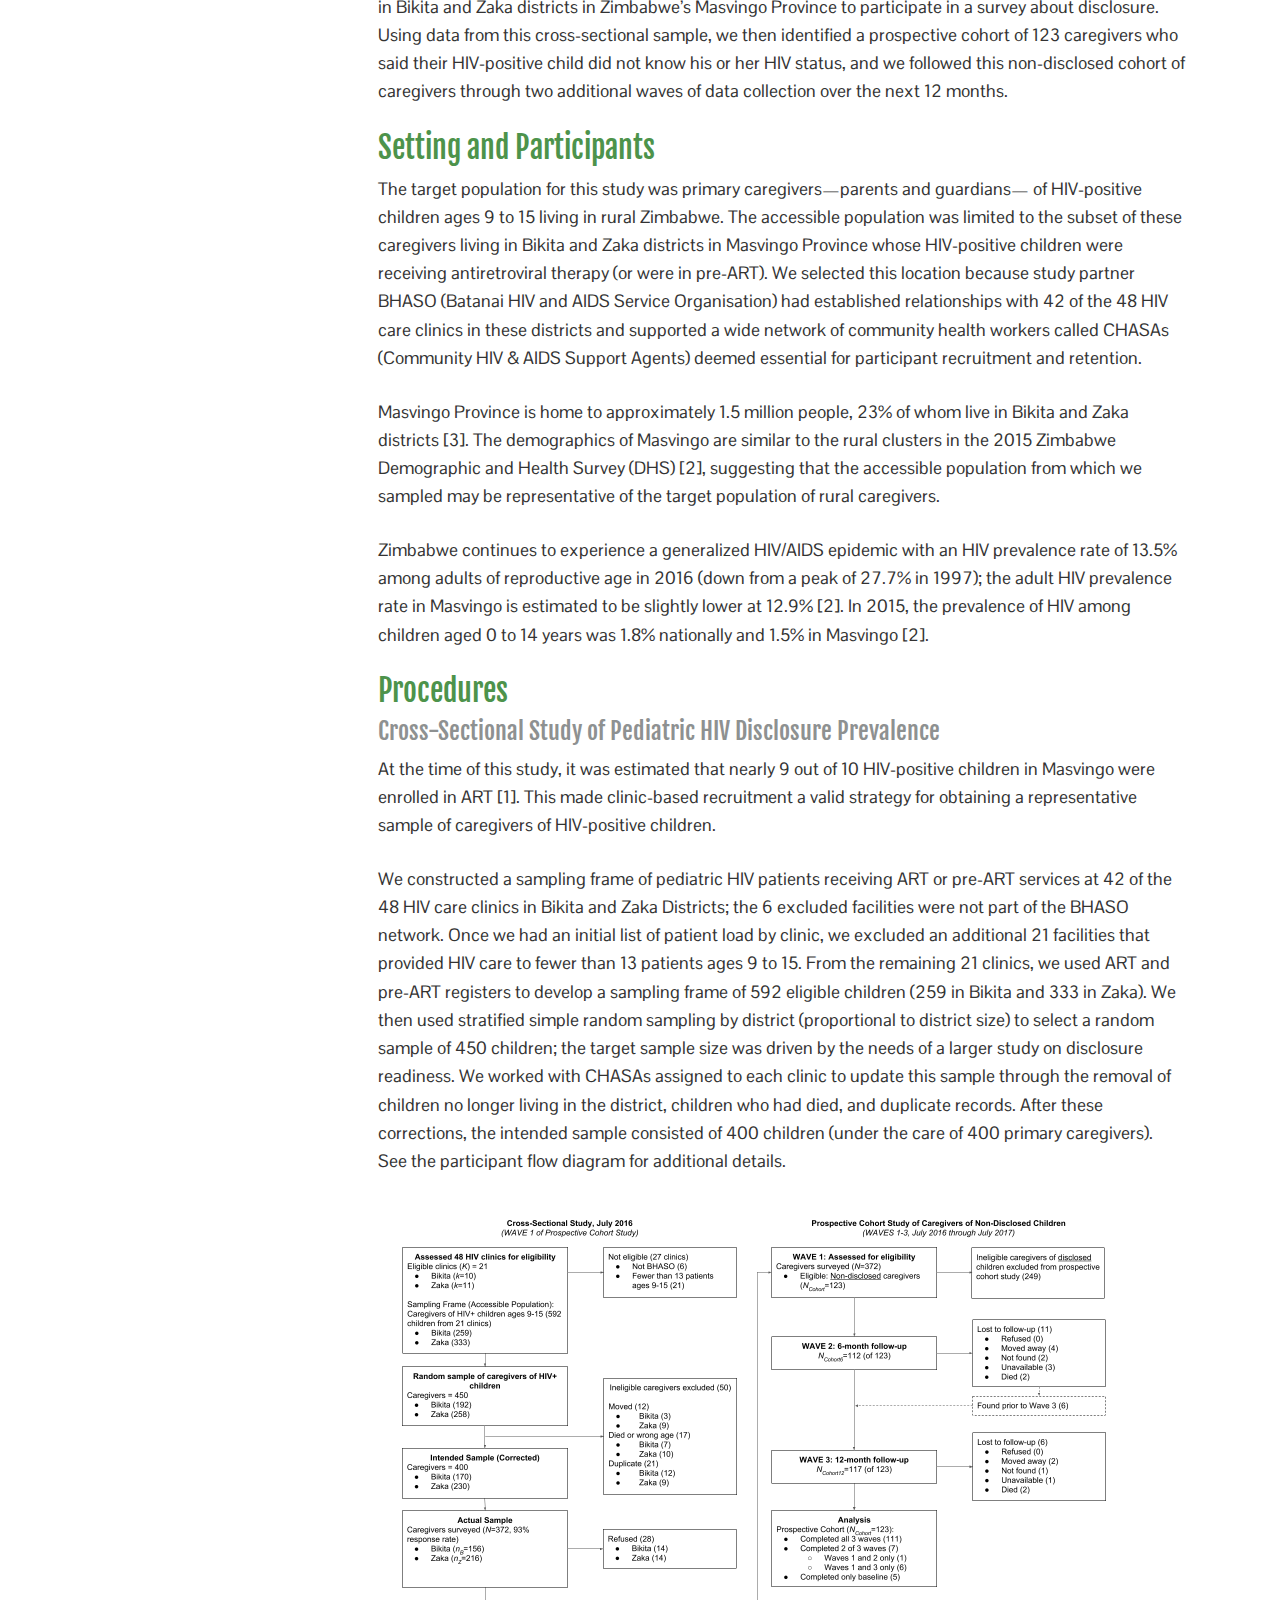
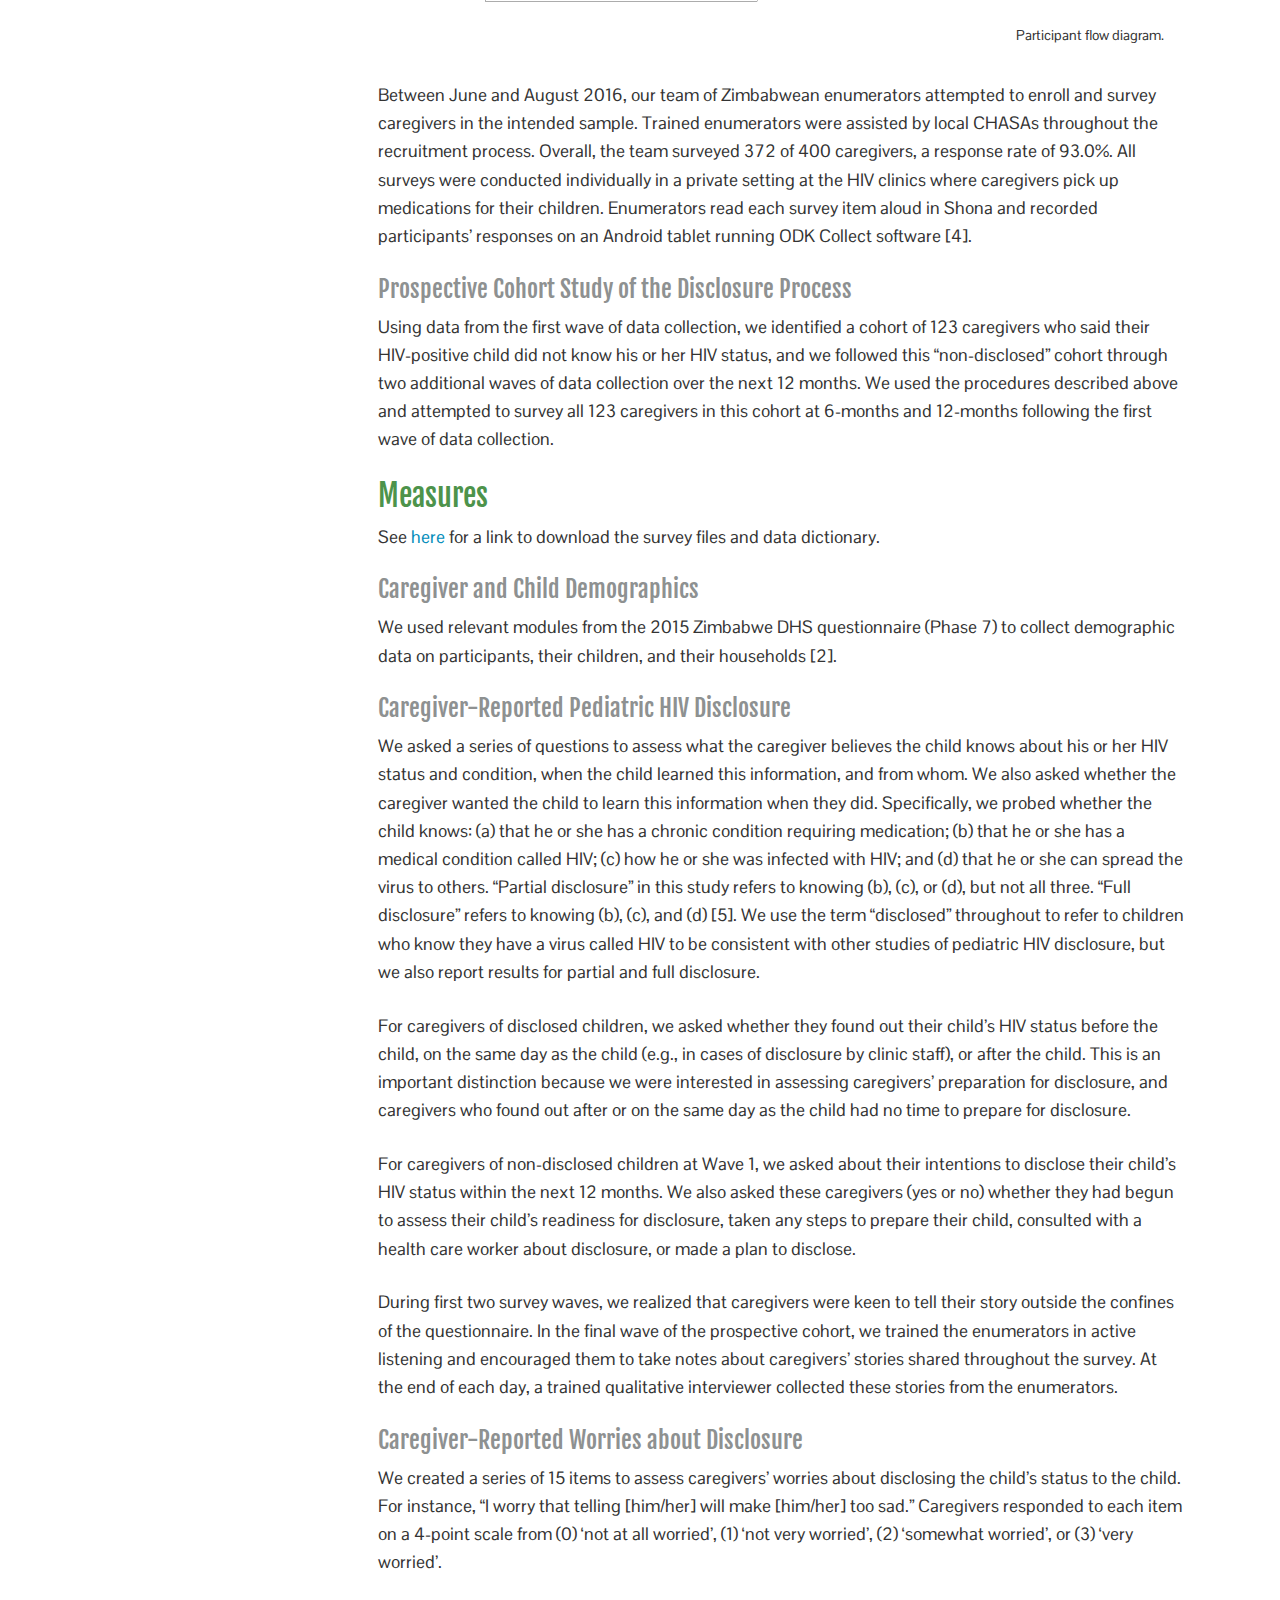
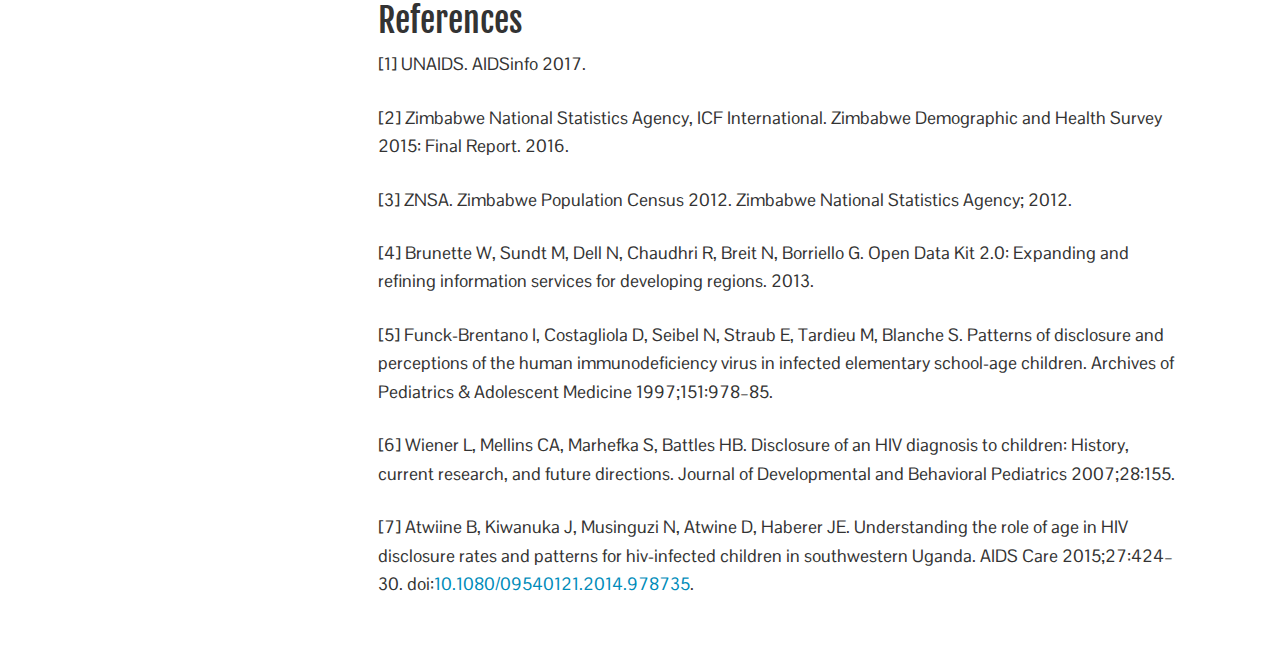
<file: methods.html>
<!DOCTYPE html>

<html xmlns="http://www.w3.org/1999/xhtml">

<head>

<meta charset="utf-8" />
<meta http-equiv="Content-Type" content="text/html; charset=utf-8" />
<meta name="generator" content="pandoc" />




<title>Study Design and Methods</title>

<script src="site_libs/jquery-1.11.3/jquery.min.js"></script>
<meta name="viewport" content="width=device-width, initial-scale=1" />
<link href="site_libs/bootstrap-3.3.5/css/yeti.min.css" rel="stylesheet" />
<script src="site_libs/bootstrap-3.3.5/js/bootstrap.min.js"></script>
<script src="site_libs/bootstrap-3.3.5/shim/html5shiv.min.js"></script>
<script src="site_libs/bootstrap-3.3.5/shim/respond.min.js"></script>
<script src="site_libs/jqueryui-1.11.4/jquery-ui.min.js"></script>
<link href="site_libs/tocify-1.9.1/jquery.tocify.css" rel="stylesheet" />
<script src="site_libs/tocify-1.9.1/jquery.tocify.js"></script>
<script src="site_libs/navigation-1.1/tabsets.js"></script>
<script src="site_libs/kePrint-0.0.1/kePrint.js"></script>
<link href="site_libs/font-awesome-5.1.0/css/all.css" rel="stylesheet" />
<link href="site_libs/font-awesome-5.1.0/css/v4-shims.css" rel="stylesheet" />




<style type="text/css">
h1 {
  font-size: 34px;
}
h1.title {
  font-size: 38px;
}
h2 {
  font-size: 30px;
}
h3 {
  font-size: 24px;
}
h4 {
  font-size: 18px;
}
h5 {
  font-size: 16px;
}
h6 {
  font-size: 12px;
}
.table th:not([align]) {
  text-align: left;
}
</style>

<link rel="stylesheet" href="styles.css" type="text/css" />



<style type = "text/css">
.main-container {
  max-width: 940px;
  margin-left: auto;
  margin-right: auto;
}
code {
  color: inherit;
  background-color: rgba(0, 0, 0, 0.04);
}
img {
  max-width:100%;
  height: auto;
}
.tabbed-pane {
  padding-top: 12px;
}
.html-widget {
  margin-bottom: 20px;
}
button.code-folding-btn:focus {
  outline: none;
}
summary {
  display: list-item;
}
</style>


<style type="text/css">
/* padding for bootstrap navbar */
body {
  padding-top: 45px;
  padding-bottom: 40px;
}
/* offset scroll position for anchor links (for fixed navbar)  */
.section h1 {
  padding-top: 50px;
  margin-top: -50px;
}
.section h2 {
  padding-top: 50px;
  margin-top: -50px;
}
.section h3 {
  padding-top: 50px;
  margin-top: -50px;
}
.section h4 {
  padding-top: 50px;
  margin-top: -50px;
}
.section h5 {
  padding-top: 50px;
  margin-top: -50px;
}
.section h6 {
  padding-top: 50px;
  margin-top: -50px;
}
.dropdown-submenu {
  position: relative;
}
.dropdown-submenu>.dropdown-menu {
  top: 0;
  left: 100%;
  margin-top: -6px;
  margin-left: -1px;
  border-radius: 0 6px 6px 6px;
}
.dropdown-submenu:hover>.dropdown-menu {
  display: block;
}
.dropdown-submenu>a:after {
  display: block;
  content: " ";
  float: right;
  width: 0;
  height: 0;
  border-color: transparent;
  border-style: solid;
  border-width: 5px 0 5px 5px;
  border-left-color: #cccccc;
  margin-top: 5px;
  margin-right: -10px;
}
.dropdown-submenu:hover>a:after {
  border-left-color: #ffffff;
}
.dropdown-submenu.pull-left {
  float: none;
}
.dropdown-submenu.pull-left>.dropdown-menu {
  left: -100%;
  margin-left: 10px;
  border-radius: 6px 0 6px 6px;
}
</style>

<script>
// manage active state of menu based on current page
$(document).ready(function () {
  // active menu anchor
  href = window.location.pathname
  href = href.substr(href.lastIndexOf('/') + 1)
  if (href === "")
    href = "index.html";
  var menuAnchor = $('a[href="' + href + '"]');

  // mark it active
  menuAnchor.parent().addClass('active');

  // if it's got a parent navbar menu mark it active as well
  menuAnchor.closest('li.dropdown').addClass('active');
});
</script>

<!-- tabsets -->

<style type="text/css">
.tabset-dropdown > .nav-tabs {
  display: inline-table;
  max-height: 500px;
  min-height: 44px;
  overflow-y: auto;
  background: white;
  border: 1px solid #ddd;
  border-radius: 4px;
}

.tabset-dropdown > .nav-tabs > li.active:before {
  content: "";
  font-family: 'Glyphicons Halflings';
  display: inline-block;
  padding: 10px;
  border-right: 1px solid #ddd;
}

.tabset-dropdown > .nav-tabs.nav-tabs-open > li.active:before {
  content: "&#xe258;";
  border: none;
}

.tabset-dropdown > .nav-tabs.nav-tabs-open:before {
  content: "";
  font-family: 'Glyphicons Halflings';
  display: inline-block;
  padding: 10px;
  border-right: 1px solid #ddd;
}

.tabset-dropdown > .nav-tabs > li.active {
  display: block;
}

.tabset-dropdown > .nav-tabs > li > a,
.tabset-dropdown > .nav-tabs > li > a:focus,
.tabset-dropdown > .nav-tabs > li > a:hover {
  border: none;
  display: inline-block;
  border-radius: 4px;
}

.tabset-dropdown > .nav-tabs.nav-tabs-open > li {
  display: block;
  float: none;
}

.tabset-dropdown > .nav-tabs > li {
  display: none;
}
</style>

<script>
$(document).ready(function () {
  window.buildTabsets("TOC");
});

$(document).ready(function () {
  $('.tabset-dropdown > .nav-tabs > li').click(function () {
    $(this).parent().toggleClass('nav-tabs-open')
  });
});
</script>

<!-- code folding -->



<script>
$(document).ready(function ()  {

    // move toc-ignore selectors from section div to header
    $('div.section.toc-ignore')
        .removeClass('toc-ignore')
        .children('h1,h2,h3,h4,h5').addClass('toc-ignore');

    // establish options
    var options = {
      selectors: "h1,h2,h3",
      theme: "bootstrap3",
      context: '.toc-content',
      hashGenerator: function (text) {
        return text.replace(/[.\\/?&!#<>]/g, '').replace(/\s/g, '_').toLowerCase();
      },
      ignoreSelector: ".toc-ignore",
      scrollTo: 0
    };
    options.showAndHide = true;
    options.smoothScroll = true;

    // tocify
    var toc = $("#TOC").tocify(options).data("toc-tocify");
});
</script>

<style type="text/css">

#TOC {
  margin: 25px 0px 20px 0px;
}
@media (max-width: 768px) {
#TOC {
  position: relative;
  width: 100%;
}
}


.toc-content {
  padding-left: 30px;
  padding-right: 40px;
}

div.main-container {
  max-width: 1200px;
}

div.tocify {
  width: 20%;
  max-width: 260px;
  max-height: 85%;
}

@media (min-width: 768px) and (max-width: 991px) {
  div.tocify {
    width: 25%;
  }
}

@media (max-width: 767px) {
  div.tocify {
    width: 100%;
    max-width: none;
  }
}

.tocify ul, .tocify li {
  line-height: 20px;
}

.tocify-subheader .tocify-item {
  font-size: 0.90em;
}

.tocify .list-group-item {
  border-radius: 0px;
}


</style>



</head>

<body>


<div class="container-fluid main-container">


<!-- setup 3col/9col grid for toc_float and main content  -->
<div class="row-fluid">
<div class="col-xs-12 col-sm-4 col-md-3">
<div id="TOC" class="tocify">
</div>
</div>

<div class="toc-content col-xs-12 col-sm-8 col-md-9">




<div class="navbar navbar-inverse  navbar-fixed-top" role="navigation">
  <div class="container">
    <div class="navbar-header">
      <button type="button" class="navbar-toggle collapsed" data-toggle="collapse" data-target="#navbar">
        <span class="icon-bar"></span>
        <span class="icon-bar"></span>
        <span class="icon-bar"></span>
      </button>
      <a class="navbar-brand" href="index.html">R2D2</a>
    </div>
    <div id="navbar" class="navbar-collapse collapse">
      <ul class="nav navbar-nav">
        <li>
  <a href="index.html">Home</a>
</li>
<li>
  <a href="overview.html">Overview</a>
</li>
<li>
  <a href="team.html">Team</a>
</li>
<li>
  <a href="methods.html">Methods</a>
</li>
<li>
  <a href="data.html">Data and Code</a>
</li>
<li class="dropdown">
  <a href="#" class="dropdown-toggle" data-toggle="dropdown" role="button" aria-expanded="false">
    Papers
     
    <span class="caret"></span>
  </a>
  <ul class="dropdown-menu" role="menu">
    <li>
      <a href="prevalence.html">Prevalence and Process</a>
    </li>
    <li>
      <a href="consequences.html">Consequences</a>
    </li>
    <li>
      <a href="instrument.html">R2D2 Instrument</a>
    </li>
  </ul>
</li>
<li class="dropdown">
  <a href="#" class="dropdown-toggle" data-toggle="dropdown" role="button" aria-expanded="false">
    Estimates of Disclosure
     
    <span class="caret"></span>
  </a>
  <ul class="dropdown-menu" role="menu">
    <li>
      <a href="http://share.globalhealthresearch.co/disclosure-app/">App</a>
    </li>
    <li>
      <a href="litAppDetails.html">Details</a>
    </li>
  </ul>
</li>
      </ul>
      <ul class="nav navbar-nav navbar-right">
        <li>
  <a href="mailto:eric.green@duke.edu">
    <span class="fa fa-envelope-o"></span>
     
  </a>
</li>
<li>
  <a href="https://github.com/ericpgreen/r2d2">
    <span class="fa fa-github"></span>
     
  </a>
</li>
      </ul>
    </div><!--/.nav-collapse -->
  </div><!--/.container -->
</div><!--/.navbar -->

<div class="fluid-row" id="header">



<h1 class="title toc-ignore">Study Design and Methods</h1>

</div>


<p>This study had two specific aims:</p>
<p><strong>Aim 1. Investigate the process of HIV disclosure and the barriers and facilitators of caregivers’ readiness to disclose through qualitative inquiry with adult caregivers of HIV-positive children, adult caregivers and adolescents living with HIV, and primary care clinic staff.</strong></p>
<p><strong>Aim 2. Develop an instrument to assess a caregiver’s readiness and self-efficacy to disclose that can be used by trained lay and professional health workers in primary care settings to inform their use of HIV disclosure interventions.</strong></p>
<p>Working in Zimbabwe’s Masvingo Province, we conducted formative qualitative research to understand the factors underlying caregivers’ readiness and self-efficacy to disclose, how and why this changes over time, how child characteristics including developmental level and health status impact a caregiver’s approach to disclosure, the positive and negative consequences of disclosing experienced by caregivers and children, and the types of support that caregivers and their families are seeking during the process of disclosure and beyond.</p>
<p>We used the qualitative findings to develop a broad survey instrument to assess a caregiver’s readiness and self-efficacy to disclose and potential barriers and facilitators to disclosure, such as their perceptions of the child’s readiness, the health status of the child or of themselves, fear of stigma, or qualities of the caregiver-child relationship. We recruited a cross-sectional sample of caregivers of HIV-positive children, administered the survey, and followed the cohort of non-disclosed caregivers for 12-months. We used the results to develop a measure of caregiver readiness to disclose.</p>
<p>The study protocol was approved by the Duke University Institutional Review Board, the Joint Parirenyatwa Hospital and College of Health Sciences Research Committee, the Medical Research Council of Zimbabwe, and the George Mason University Institutional Review Board. All study participants provided written informed consent.</p>
<div id="aim-1-formative-qualitative-study" class="section level1">
<h1>Aim 1: Formative Qualitative Study</h1>
<p>The purpose of this phase was to develop a pool of survey items that measure constructs thought to influence a caregiver’s readiness to disclose a child’s serostatus to the child.</p>
<div id="setting-and-participants" class="section level2">
<h2>Setting and Participants</h2>
<p>We recruited 73 health workers, 18 adult caregivers of HIV positive children, and 17 HIV positive adolescents from health clinics in Bikita District in Zimbabwe’s Masvingo Province to participate in 32 focus group discussions about disclosure between August 19, 2015 and January 23, 2016. Bikita District is located almost 400 kilometers from the capital of Harare in a rural region near the border with Mozambique best known for mining. In 2016, the adult HIV prevalence rate in Masvingo Province was estimated to be 12.9%, down from a high of 16.6% in 1998 <span class="citation">[1]</span>. Masvingo is one of the poorest provinces with more than half of the population falling in the poorest two wealth quintiles <span class="citation">[2]</span>.</p>
<p>Health worker sessions were open to nurses, patient advocates called Community HIV &amp; AIDS Support Agents (CHASAs), primary care counselors, and other staff who provide services to HIV positive children and their caregivers. All 23 health clinics in Bikita providing HIV-related services participated.</p>
<p>We conducted caregiver and adolescent focus groups at 3 of the 23 health clinics in the district. To be eligible for shortlisting, clinics had to (i) be accessible by public transportation, due to constraints on study logistics; (ii) have more than 20 children younger than 18 years of age currently enrolled on antiretroviral therapy; (iii) have a CHASA available to help with participant recruitment; and (iv) offer support groups for adults living with HIV. Five clinics met these criteria, from which we selected three that represented differing levels of service: one clinic with a primary care counselor onsite, one clinic with a “star” rating from a local HIV and AIDS service organization representing exemplary care, and one with neither characteristic. These three clinics provide services to patients from three geographically distinct catchment areas in the district.</p>
<p>We attempted to recruit caregivers representing each combination of caregiver and child disclosure status as shown in the table below. First, we created a sampling frame at each clinic by asking clinic staff to review their registers and make a list of children between the ages of 6 and 15 enrolled on ART. This list remained with the clinic and did not generate any new information about patients. We created a de-identified copy of each list and issued a new study case number. Children were stratified according to gender, age, and their caregiver’s support group membership. We used a random number generator to rank the order in which eligible caregivers of these children would be invited to participate. A clinic representative known to patients then contacted the caregiver, informed him or her about the study, confirmed the child’s disclosure status, and extended an invitation to participate in the appropriate group. The clinic’s recruitment lists were destroyed following data collection activities. We were unable to recruit a group of caregivers who were members of an adult HIV support group and reported that they had not disclosed their child’s status to the child.</p>
<table class="table table-striped table-hover table-condensed table-responsive" style="margin-left: auto; margin-right: auto;">
<caption>
Number of caregiver discussion groups by type
</caption>
<thead>
<tr>
<th style="border-bottom:hidden" colspan="1">
</th>
<th style="border-bottom:hidden; padding-bottom:0; padding-left:3px;padding-right:3px;text-align: center; " colspan="2">
<div style="border-bottom: 1px solid #ddd; padding-bottom: 5px; ">
Caregiver is member of adult HIV support group
</div>
</th>
</tr>
<tr>
<th style="text-align:left;">
Child.knows.serostatus
</th>
<th style="text-align:left;">
Yes
</th>
<th style="text-align:left;">
No
</th>
</tr>
</thead>
<tbody>
<tr>
<td style="text-align:left;">
Yes
</td>
<td style="text-align:left;">
2
</td>
<td style="text-align:left;">
2
</td>
</tr>
<tr>
<td style="text-align:left;">
No
</td>
<td style="text-align:left;">
0
</td>
<td style="text-align:left;">
2
</td>
</tr>
</tbody>
</table>
<p>We also recruited a convenience sample of HIV positive adolescents aged 14 to 18 years from the membership of three HIV support groups that meet at one of the clinics. We conducted a separate discussion session with each group.</p>
</div>
<div id="procedures" class="section level2">
<h2>Procedures</h2>
<div id="literature-review" class="section level3">
<h3>Literature Review</h3>
<p>We reviewed the empirical literature on pediatric HIV status disclosure and created a list of 175 predictors, facilitators, barriers, and consequences of pediatric disclosure (typically using statistical significance as a filter). We then collapsed similar concepts into a set of 78 unique cover terms (or phrases), gave each cover term a unique identifier, and wrote each cover term (in English and Shona) and identifier on a blue index card (“literature cards”). For instance, research suggests that one facilitator of caregiver readiness to disclose a child’s status to the child is the child’s severe immunosuppression <span class="citation">[<span class="citeproc-not-found" data-reference-id="Punpanich:2014"><strong>???</strong></span>]</span>. We created a cover term based on this finding called “child’s deteriorating health condition facilitates disclosure”. See the <a href="https://github.com/ericpgreen/r2d2/tree/master/materials">study repository</a> for a complete list of literature cards.</p>
</div>
<div id="health-worker-discussion-groups" class="section level3">
<h3>Health Worker Discussion Groups</h3>
<p>We conducted 23 discussion groups with 73 health workers. The mean group size was 3.2 people (<em>SD</em>=0.7).</p>
<div id="free-listing" class="section level4">
<h4>Free Listing</h4>
<p>During each health worker discussion group, participants were invited to engage in a free-listing activity where they would suggest factors that facilitate or hinder disclosure. The facilitator introduced the activity by saying:</p>
<blockquote>
<p>We would like you to list as many things about HIV disclosure that come to mind. Examples might include characteristics of caregivers or children that make disclosure easier or harder. Or they could include details about a family’s situation that promote or prevent disclosure. You could also list steps that caregivers must go through in deciding to disclose. These are only examples, however. We will keep prompting you to think of more ideas, and we will write down each one on a card. There are no bad ideas. We want to write down as many ideas as you have. We will probably pause from time to time to ask for clarification or to ask you to say more about a particular card. When we are done, we should have a stack of cards in front of us that reflect your ideas and experiences. Do you have any questions?</p>
</blockquote>
<p>The facilitator wrote down each concept on a separate white index card and periodically probed for meaning and examples. The cards generated during these sessions were referred to as the “local cards” to differentiate from the “literature cards” generated from the literature review.</p>
</div>
<div id="card-sorting" class="section level4">
<h4>Card Sorting</h4>
<p>At the end of the free listing exercise, the facilitator spread the blue literature cards and the white local cards on the table and attempted to match each local card to 1 of the 78 literature cards. Matching sets were removed from the table, and the remaining non-matching literature cards were presented to the group for discussion. Participants were asked to indicate whether they would accept or reject each card as relevant to pediatric HIV disclosure in their context. With the exception of the first discussion group, the facilitator also presented the non-matching local cards generated in every previous session for the group’s consideration. The facilitator used this activity as an opportunity to probe for additional details.</p>
</div>
<div id="endorsement-scores" class="section level4">
<h4>Endorsement Scores</h4>
<p>At the conclusion of all health worker discussion groups, we constructed mean endorsement scores for each literature and local card. Literature cards with direct matches to a local card were assigned a value of “2”. Literature cards that did not match a local card were either accepted (“1”) or rejected (“0”). Therefore, literature card ratings could range from 0 to 3. We constructed a mean score for each literature card by summing each group’s rating of the card and dividing by the number of group ratings. We took a similar approach to constructing a mean score for each local card that did not match a literature card.</p>
</div>
</div>
<div id="caregiver-discussion-groups" class="section level3">
<h3>Caregiver Discussion Groups</h3>
<p>We conducted 6 groups with 18 caregivers. The average group size was 3.0 people (<em>SD</em>=0.6).</p>
<div id="card-sorting-1" class="section level4">
<h4>Card Sorting</h4>
<p>Caregivers completed a card sorting exercise and participated in an open-ended discussion of issues raised, but did not complete the same free listing activity. Instead, the facilitator presented each caregiver group with the subset of 30 cards selected from the larger pool of 78 literature cards and 35 non-matching local cards generated by the health worker groups. The set of 30 cards consisted of the 10 most and least endorsed literature cards and the 5 most and least endorsed non-matching local cards. Caregivers were given the following instructions:</p>
<blockquote>
<p>We are going to begin with a brief activity. I’m going to spread out 30 cards with words written on them in English and Shona. Each card describes something related to telling a child about his or her diagnosis of HIV for the first time. Some of the cards describe things that can make this conversation easier, while other cards describe thing that can make this conversation harder. I would like to know which ideas are most and least important in your view. Working together as a group, I would like you to look at all the cards and put them into three piles. Please put the card here [point] if you think the idea is very important or very true, here [point] if you think the idea is somewhat important or somewhat true, and here [point] if you think the idea is not very important or not very true. There are no right or wrong answers. I will just listen as your group completes the activity. When you are done, I’ll ask you a few questions to better understand your decision-making.</p>
</blockquote>
</div>
<div id="endorsement-scores-1" class="section level4">
<h4>Endorsement Scores</h4>
<p>Caregivers rated a subset of 30 cards as being of high, medium, or low importance. These ratings were assigned values of “2”, “1”, and “0”, respectively. We constructed an endorsement score for each card by summing each group’s rating and dividing by the number of group ratings.</p>
</div>
</div>
<div id="adolescent-discussion-groups" class="section level3">
<h3>Adolescent Discussion Groups</h3>
<p>We conducted 3 discussion groups with 17 adolescents ages 13 to 18. The mean group size was 5.7 people (<em>SD</em>=2.5). Participants were not asked to complete any free listing or card sorting activities, but were instead engaged in an open-ended discussion about how children learn about their status.</p>
</div>
</div>
</div>
<div id="aim-2-measure-validation" class="section level1">
<h1>Aim 2: Measure Validation</h1>
<div id="research-design" class="section level2">
<h2>Research Design</h2>
<p>We recruited a population-based sample of 372 caregivers of HIV-positive children ages 9 to 15 years living in Bikita and Zaka districts in Zimbabwe’s Masvingo Province to participate in a survey about disclosure. Using data from this cross-sectional sample, we then identified a prospective cohort of 123 caregivers who said their HIV-positive child did not know his or her HIV status, and we followed this non-disclosed cohort of caregivers through two additional waves of data collection over the next 12 months.</p>
</div>
<div id="setting-and-participants-1" class="section level2">
<h2>Setting and Participants</h2>
<p>The target population for this study was primary caregivers—parents and guardians— of HIV-positive children ages 9 to 15 living in rural Zimbabwe. The accessible population was limited to the subset of these caregivers living in Bikita and Zaka districts in Masvingo Province whose HIV-positive children were receiving antiretroviral therapy (or were in pre-ART). We selected this location because study partner BHASO (Batanai HIV and AIDS Service Organisation) had established relationships with 42 of the 48 HIV care clinics in these districts and supported a wide network of community health workers called CHASAs (Community HIV &amp; AIDS Support Agents) deemed essential for participant recruitment and retention.</p>
<p>Masvingo Province is home to approximately 1.5 million people, 23% of whom live in Bikita and Zaka districts <span class="citation">[3]</span>. The demographics of Masvingo are similar to the rural clusters in the 2015 Zimbabwe Demographic and Health Survey (DHS) <span class="citation">[2]</span>, suggesting that the accessible population from which we sampled may be representative of the target population of rural caregivers.</p>
<p>Zimbabwe continues to experience a generalized HIV/AIDS epidemic with an HIV prevalence rate of 13.5% among adults of reproductive age in 2016 (down from a peak of 27.7% in 1997); the adult HIV prevalence rate in Masvingo is estimated to be slightly lower at 12.9% <span class="citation">[2]</span>. In 2015, the prevalence of HIV among children aged 0 to 14 years was 1.8% nationally and 1.5% in Masvingo <span class="citation">[2]</span>.</p>
</div>
<div id="procedures-1" class="section level2">
<h2>Procedures</h2>
<div id="cross-sectional-study-of-pediatric-hiv-disclosure-prevalence" class="section level3">
<h3>Cross-Sectional Study of Pediatric HIV Disclosure Prevalence</h3>
<p>At the time of this study, it was estimated that nearly 9 out of 10 HIV-positive children in Masvingo were enrolled in ART <span class="citation">[1]</span>. This made clinic-based recruitment a valid strategy for obtaining a representative sample of caregivers of HIV-positive children.</p>
<p>We constructed a sampling frame of pediatric HIV patients receiving ART or pre-ART services at 42 of the 48 HIV care clinics in Bikita and Zaka Districts; the 6 excluded facilities were not part of the BHASO network. Once we had an initial list of patient load by clinic, we excluded an additional 21 facilities that provided HIV care to fewer than 13 patients ages 9 to 15. From the remaining 21 clinics, we used ART and pre-ART registers to develop a sampling frame of 592 eligible children (259 in Bikita and 333 in Zaka). We then used stratified simple random sampling by district (proportional to district size) to select a random sample of 450 children; the target sample size was driven by the needs of a larger study on disclosure readiness. We worked with CHASAs assigned to each clinic to update this sample through the removal of children no longer living in the district, children who had died, and duplicate records. After these corrections, the intended sample consisted of 400 children (under the care of 400 primary caregivers). See the participant flow diagram for additional details.</p>
<div class="figure">
<img src="img/flow_wide.png" alt="Participant flow diagram." width="720" />
<p class="caption">
Participant flow diagram.
</p>
</div>
<p>Between June and August 2016, our team of Zimbabwean enumerators attempted to enroll and survey caregivers in the intended sample. Trained enumerators were assisted by local CHASAs throughout the recruitment process. Overall, the team surveyed 372 of 400 caregivers, a response rate of 93.0%. All surveys were conducted individually in a private setting at the HIV clinics where caregivers pick up medications for their children. Enumerators read each survey item aloud in Shona and recorded participants’ responses on an Android tablet running ODK Collect software <span class="citation">[4]</span>.</p>
</div>
<div id="prospective-cohort-study-of-the-disclosure-process" class="section level3">
<h3>Prospective Cohort Study of the Disclosure Process</h3>
<p>Using data from the first wave of data collection, we identified a cohort of 123 caregivers who said their HIV-positive child did not know his or her HIV status, and we followed this “non-disclosed” cohort through two additional waves of data collection over the next 12 months. We used the procedures described above and attempted to survey all 123 caregivers in this cohort at 6-months and 12-months following the first wave of data collection.</p>
</div>
</div>
<div id="measures" class="section level2">
<h2>Measures</h2>
<p>See <a href="https://github.com/ericpgreen/r2d2/tree/master/materials">here</a> for a link to download the survey files and data dictionary.</p>
<div id="caregiver-and-child-demographics" class="section level3">
<h3>Caregiver and Child Demographics</h3>
<p>We used relevant modules from the 2015 Zimbabwe DHS questionnaire (Phase 7) to collect demographic data on participants, their children, and their households <span class="citation">[2]</span>.</p>
</div>
<div id="caregiver-reported-pediatric-hiv-disclosure" class="section level3">
<h3>Caregiver-Reported Pediatric HIV Disclosure</h3>
<p>We asked a series of questions to assess what the caregiver believes the child knows about his or her HIV status and condition, when the child learned this information, and from whom. We also asked whether the caregiver wanted the child to learn this information when they did. Specifically, we probed whether the child knows: (a) that he or she has a chronic condition requiring medication; (b) that he or she has a medical condition called HIV; (c) how he or she was infected with HIV; and (d) that he or she can spread the virus to others. “Partial disclosure” in this study refers to knowing (b), (c), or (d), but not all three. “Full disclosure” refers to knowing (b), (c), and (d) <span class="citation">[5]</span>. We use the term “disclosed” throughout to refer to children who know they have a virus called HIV to be consistent with other studies of pediatric HIV disclosure, but we also report results for partial and full disclosure.</p>
<p>For caregivers of disclosed children, we asked whether they found out their child’s HIV status before the child, on the same day as the child (e.g., in cases of disclosure by clinic staff), or after the child. This is an important distinction because we were interested in assessing caregivers’ preparation for disclosure, and caregivers who found out after or on the same day as the child had no time to prepare for disclosure.</p>
<p>For caregivers of non-disclosed children at Wave 1, we asked about their intentions to disclose their child’s HIV status within the next 12 months. We also asked these caregivers (yes or no) whether they had begun to assess their child’s readiness for disclosure, taken any steps to prepare their child, consulted with a health care worker about disclosure, or made a plan to disclose.</p>
<p>During first two survey waves, we realized that caregivers were keen to tell their story outside the confines of the questionnaire. In the final wave of the prospective cohort, we trained the enumerators in active listening and encouraged them to take notes about caregivers’ stories shared throughout the survey. At the end of each day, a trained qualitative interviewer collected these stories from the enumerators.</p>
</div>
<div id="caregiver-reported-worries-about-disclosure" class="section level3">
<h3>Caregiver-Reported Worries about Disclosure</h3>
<p>We created a series of 15 items to assess caregivers’ worries about disclosing the child’s status to the child. For instance, “I worry that telling [him/her] will make [him/her] too sad.” Caregivers responded to each item on a 4-point scale from (0) ‘not at all worried’, (1) ‘not very worried’, (2) ‘somewhat worried’, or (3) ‘very worried’.</p>
</div>
</div>
</div>
<div id="references" class="section level1 unnumbered">
<h1>References</h1>
<div id="refs" class="references">
<div id="ref-unaids:2017">
<p>[1] UNAIDS. AIDSinfo 2017.</p>
</div>
<div id="ref-zdhs:2015">
<p>[2] Zimbabwe National Statistics Agency, ICF International. Zimbabwe Demographic and Health Survey 2015: Final Report. 2016.</p>
</div>
<div id="ref-zimcensus:2012">
<p>[3] ZNSA. Zimbabwe Population Census 2012. Zimbabwe National Statistics Agency; 2012.</p>
</div>
<div id="ref-brunette:2013">
<p>[4] Brunette W, Sundt M, Dell N, Chaudhri R, Breit N, Borriello G. Open Data Kit 2.0: Expanding and refining information services for developing regions. 2013.</p>
</div>
<div id="ref-funck:1997">
<p>[5] Funck-Brentano I, Costagliola D, Seibel N, Straub E, Tardieu M, Blanche S. Patterns of disclosure and perceptions of the human immunodeficiency virus in infected elementary school-age children. Archives of Pediatrics &amp; Adolescent Medicine 1997;151:978–85.</p>
</div>
<div id="ref-wiener:2007">
<p>[6] Wiener L, Mellins CA, Marhefka S, Battles HB. Disclosure of an HIV diagnosis to children: History, current research, and future directions. Journal of Developmental and Behavioral Pediatrics 2007;28:155.</p>
</div>
<div id="ref-atwiine:2015">
<p>[7] Atwiine B, Kiwanuka J, Musinguzi N, Atwine D, Haberer JE. Understanding the role of age in HIV disclosure rates and patterns for hiv-infected children in southwestern Uganda. AIDS Care 2015;27:424–30. doi:<a href="https://doi.org/10.1080/09540121.2014.978735">10.1080/09540121.2014.978735</a>.</p>
</div>
</div>
</div>



</div>
</div>

</div>

<script>

// add bootstrap table styles to pandoc tables
function bootstrapStylePandocTables() {
  $('tr.header').parent('thead').parent('table').addClass('table table-condensed');
}
$(document).ready(function () {
  bootstrapStylePandocTables();
});


</script>

<!-- dynamically load mathjax for compatibility with self-contained -->
<script>
  (function () {
    var script = document.createElement("script");
    script.type = "text/javascript";
    script.src  = "https://mathjax.rstudio.com/latest/MathJax.js?config=TeX-AMS-MML_HTMLorMML";
    document.getElementsByTagName("head")[0].appendChild(script);
  })();
</script>

</body>
</html>
</file>
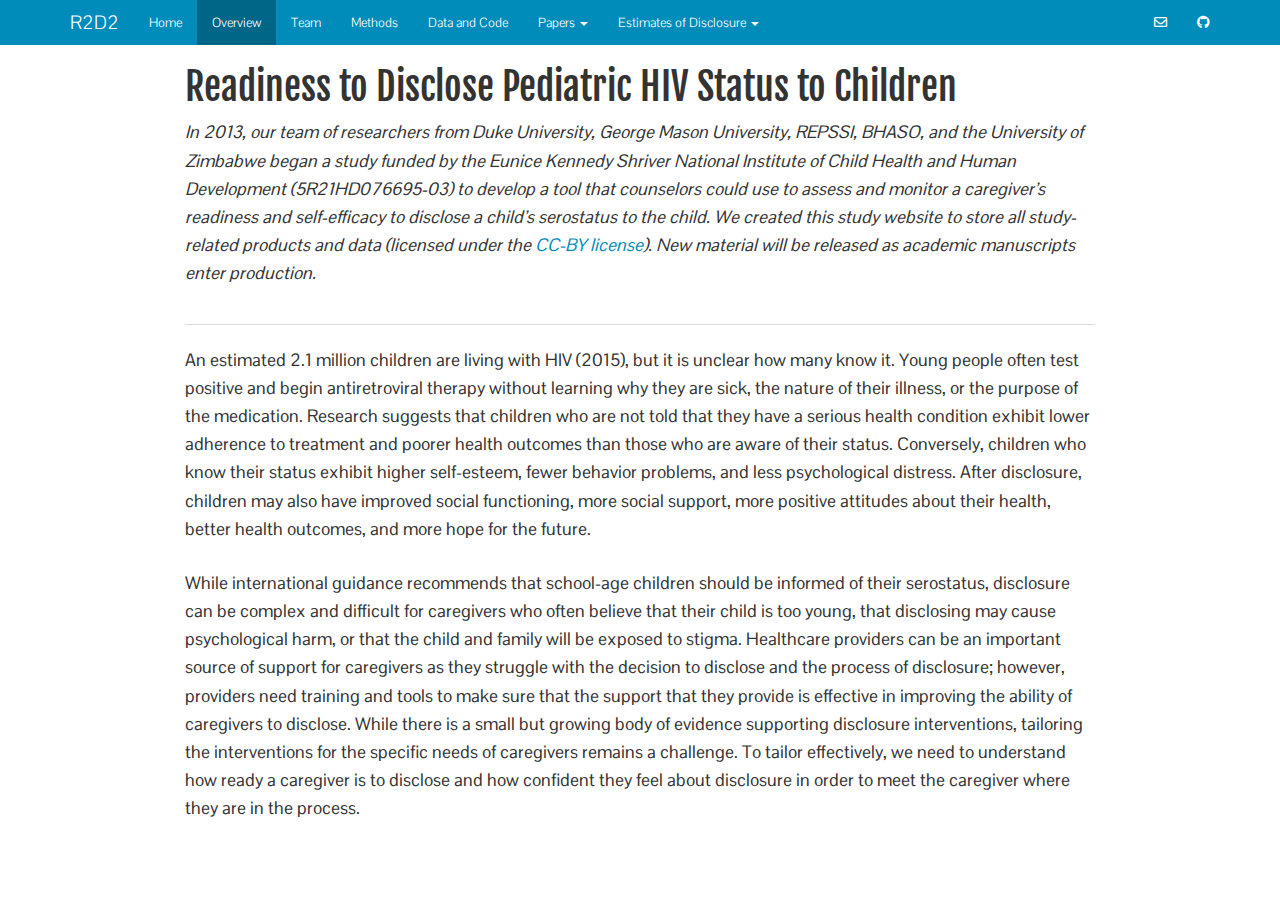
<file: overview.html>
<!DOCTYPE html>

<html xmlns="http://www.w3.org/1999/xhtml">

<head>

<meta charset="utf-8" />
<meta http-equiv="Content-Type" content="text/html; charset=utf-8" />
<meta name="generator" content="pandoc" />




<title>Readiness to Disclose Pediatric HIV Status to Children</title>

<script src="site_libs/jquery-1.11.3/jquery.min.js"></script>
<meta name="viewport" content="width=device-width, initial-scale=1" />
<link href="site_libs/bootstrap-3.3.5/css/yeti.min.css" rel="stylesheet" />
<script src="site_libs/bootstrap-3.3.5/js/bootstrap.min.js"></script>
<script src="site_libs/bootstrap-3.3.5/shim/html5shiv.min.js"></script>
<script src="site_libs/bootstrap-3.3.5/shim/respond.min.js"></script>
<script src="site_libs/navigation-1.1/tabsets.js"></script>
<link href="site_libs/font-awesome-5.1.0/css/all.css" rel="stylesheet" />
<link href="site_libs/font-awesome-5.1.0/css/v4-shims.css" rel="stylesheet" />




<style type="text/css">
h1 {
  font-size: 34px;
}
h1.title {
  font-size: 38px;
}
h2 {
  font-size: 30px;
}
h3 {
  font-size: 24px;
}
h4 {
  font-size: 18px;
}
h5 {
  font-size: 16px;
}
h6 {
  font-size: 12px;
}
.table th:not([align]) {
  text-align: left;
}
</style>

<link rel="stylesheet" href="styles.css" type="text/css" />



<style type = "text/css">
.main-container {
  max-width: 940px;
  margin-left: auto;
  margin-right: auto;
}
code {
  color: inherit;
  background-color: rgba(0, 0, 0, 0.04);
}
img {
  max-width:100%;
  height: auto;
}
.tabbed-pane {
  padding-top: 12px;
}
.html-widget {
  margin-bottom: 20px;
}
button.code-folding-btn:focus {
  outline: none;
}
summary {
  display: list-item;
}
</style>


<style type="text/css">
/* padding for bootstrap navbar */
body {
  padding-top: 45px;
  padding-bottom: 40px;
}
/* offset scroll position for anchor links (for fixed navbar)  */
.section h1 {
  padding-top: 50px;
  margin-top: -50px;
}
.section h2 {
  padding-top: 50px;
  margin-top: -50px;
}
.section h3 {
  padding-top: 50px;
  margin-top: -50px;
}
.section h4 {
  padding-top: 50px;
  margin-top: -50px;
}
.section h5 {
  padding-top: 50px;
  margin-top: -50px;
}
.section h6 {
  padding-top: 50px;
  margin-top: -50px;
}
.dropdown-submenu {
  position: relative;
}
.dropdown-submenu>.dropdown-menu {
  top: 0;
  left: 100%;
  margin-top: -6px;
  margin-left: -1px;
  border-radius: 0 6px 6px 6px;
}
.dropdown-submenu:hover>.dropdown-menu {
  display: block;
}
.dropdown-submenu>a:after {
  display: block;
  content: " ";
  float: right;
  width: 0;
  height: 0;
  border-color: transparent;
  border-style: solid;
  border-width: 5px 0 5px 5px;
  border-left-color: #cccccc;
  margin-top: 5px;
  margin-right: -10px;
}
.dropdown-submenu:hover>a:after {
  border-left-color: #ffffff;
}
.dropdown-submenu.pull-left {
  float: none;
}
.dropdown-submenu.pull-left>.dropdown-menu {
  left: -100%;
  margin-left: 10px;
  border-radius: 6px 0 6px 6px;
}
</style>

<script>
// manage active state of menu based on current page
$(document).ready(function () {
  // active menu anchor
  href = window.location.pathname
  href = href.substr(href.lastIndexOf('/') + 1)
  if (href === "")
    href = "index.html";
  var menuAnchor = $('a[href="' + href + '"]');

  // mark it active
  menuAnchor.parent().addClass('active');

  // if it's got a parent navbar menu mark it active as well
  menuAnchor.closest('li.dropdown').addClass('active');
});
</script>

<!-- tabsets -->

<style type="text/css">
.tabset-dropdown > .nav-tabs {
  display: inline-table;
  max-height: 500px;
  min-height: 44px;
  overflow-y: auto;
  background: white;
  border: 1px solid #ddd;
  border-radius: 4px;
}

.tabset-dropdown > .nav-tabs > li.active:before {
  content: "";
  font-family: 'Glyphicons Halflings';
  display: inline-block;
  padding: 10px;
  border-right: 1px solid #ddd;
}

.tabset-dropdown > .nav-tabs.nav-tabs-open > li.active:before {
  content: "&#xe258;";
  border: none;
}

.tabset-dropdown > .nav-tabs.nav-tabs-open:before {
  content: "";
  font-family: 'Glyphicons Halflings';
  display: inline-block;
  padding: 10px;
  border-right: 1px solid #ddd;
}

.tabset-dropdown > .nav-tabs > li.active {
  display: block;
}

.tabset-dropdown > .nav-tabs > li > a,
.tabset-dropdown > .nav-tabs > li > a:focus,
.tabset-dropdown > .nav-tabs > li > a:hover {
  border: none;
  display: inline-block;
  border-radius: 4px;
}

.tabset-dropdown > .nav-tabs.nav-tabs-open > li {
  display: block;
  float: none;
}

.tabset-dropdown > .nav-tabs > li {
  display: none;
}
</style>

<script>
$(document).ready(function () {
  window.buildTabsets("TOC");
});

$(document).ready(function () {
  $('.tabset-dropdown > .nav-tabs > li').click(function () {
    $(this).parent().toggleClass('nav-tabs-open')
  });
});
</script>

<!-- code folding -->




</head>

<body>


<div class="container-fluid main-container">




<div class="navbar navbar-inverse  navbar-fixed-top" role="navigation">
  <div class="container">
    <div class="navbar-header">
      <button type="button" class="navbar-toggle collapsed" data-toggle="collapse" data-target="#navbar">
        <span class="icon-bar"></span>
        <span class="icon-bar"></span>
        <span class="icon-bar"></span>
      </button>
      <a class="navbar-brand" href="index.html">R2D2</a>
    </div>
    <div id="navbar" class="navbar-collapse collapse">
      <ul class="nav navbar-nav">
        <li>
  <a href="index.html">Home</a>
</li>
<li>
  <a href="overview.html">Overview</a>
</li>
<li>
  <a href="team.html">Team</a>
</li>
<li>
  <a href="methods.html">Methods</a>
</li>
<li>
  <a href="data.html">Data and Code</a>
</li>
<li class="dropdown">
  <a href="#" class="dropdown-toggle" data-toggle="dropdown" role="button" aria-expanded="false">
    Papers
     
    <span class="caret"></span>
  </a>
  <ul class="dropdown-menu" role="menu">
    <li>
      <a href="prevalence.html">Prevalence and Process</a>
    </li>
    <li>
      <a href="consequences.html">Consequences</a>
    </li>
    <li>
      <a href="instrument.html">R2D2 Instrument</a>
    </li>
  </ul>
</li>
<li class="dropdown">
  <a href="#" class="dropdown-toggle" data-toggle="dropdown" role="button" aria-expanded="false">
    Estimates of Disclosure
     
    <span class="caret"></span>
  </a>
  <ul class="dropdown-menu" role="menu">
    <li>
      <a href="http://share.globalhealthresearch.co/disclosure-app/">App</a>
    </li>
    <li>
      <a href="litAppDetails.html">Details</a>
    </li>
  </ul>
</li>
      </ul>
      <ul class="nav navbar-nav navbar-right">
        <li>
  <a href="mailto:eric.green@duke.edu">
    <span class="fa fa-envelope-o"></span>
     
  </a>
</li>
<li>
  <a href="https://github.com/ericpgreen/r2d2">
    <span class="fa fa-github"></span>
     
  </a>
</li>
      </ul>
    </div><!--/.nav-collapse -->
  </div><!--/.container -->
</div><!--/.navbar -->

<div class="fluid-row" id="header">



<h1 class="title toc-ignore">Readiness to Disclose Pediatric HIV Status to Children</h1>

</div>


<p><em>In 2013, our team of researchers from Duke University, George Mason University, REPSSI, BHASO, and the University of Zimbabwe began a study funded by the Eunice Kennedy Shriver National Institute of Child Health and Human Development (5R21HD076695-03) to develop a tool that counselors could use to assess and monitor a caregiver’s readiness and self-efficacy to disclose a child’s serostatus to the child. We created this study website to store all study-related products and data (licensed under the <a href="https://creativecommons.org/licenses/by/4.0/">CC-BY license</a>). New material will be released as academic manuscripts enter production.</em></p>
<hr />
<p>An estimated 2.1 million children are living with HIV (2015), but it is unclear how many know it. Young people often test positive and begin antiretroviral therapy without learning why they are sick, the nature of their illness, or the purpose of the medication. Research suggests that children who are not told that they have a serious health condition exhibit lower adherence to treatment and poorer health outcomes than those who are aware of their status. Conversely, children who know their status exhibit higher self-esteem, fewer behavior problems, and less psychological distress. After disclosure, children may also have improved social functioning, more social support, more positive attitudes about their health, better health outcomes, and more hope for the future.</p>
<p>While international guidance recommends that school-age children should be informed of their serostatus, disclosure can be complex and difficult for caregivers who often believe that their child is too young, that disclosing may cause psychological harm, or that the child and family will be exposed to stigma. Healthcare providers can be an important source of support for caregivers as they struggle with the decision to disclose and the process of disclosure; however, providers need training and tools to make sure that the support that they provide is effective in improving the ability of caregivers to disclose. While there is a small but growing body of evidence supporting disclosure interventions, tailoring the interventions for the specific needs of caregivers remains a challenge. To tailor effectively, we need to understand how ready a caregiver is to disclose and how confident they feel about disclosure in order to meet the caregiver where they are in the process.</p>




</div>

<script>

// add bootstrap table styles to pandoc tables
function bootstrapStylePandocTables() {
  $('tr.header').parent('thead').parent('table').addClass('table table-condensed');
}
$(document).ready(function () {
  bootstrapStylePandocTables();
});


</script>

<!-- dynamically load mathjax for compatibility with self-contained -->
<script>
  (function () {
    var script = document.createElement("script");
    script.type = "text/javascript";
    script.src  = "https://mathjax.rstudio.com/latest/MathJax.js?config=TeX-AMS-MML_HTMLorMML";
    document.getElementsByTagName("head")[0].appendChild(script);
  })();
</script>

</body>
</html>
</file>
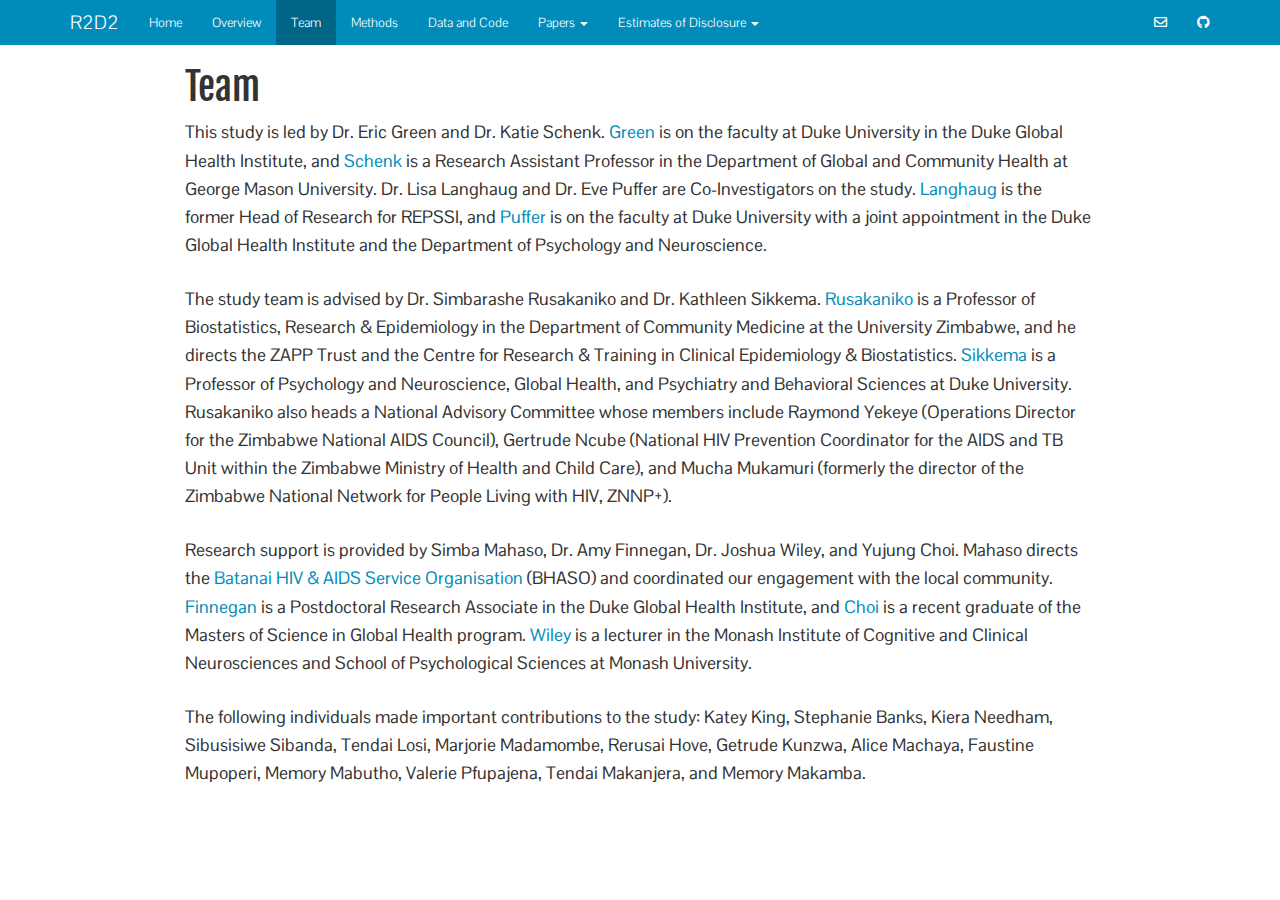
<file: team.html>
<!DOCTYPE html>

<html xmlns="http://www.w3.org/1999/xhtml">

<head>

<meta charset="utf-8" />
<meta http-equiv="Content-Type" content="text/html; charset=utf-8" />
<meta name="generator" content="pandoc" />




<title>Team</title>

<script src="site_libs/jquery-1.11.3/jquery.min.js"></script>
<meta name="viewport" content="width=device-width, initial-scale=1" />
<link href="site_libs/bootstrap-3.3.5/css/yeti.min.css" rel="stylesheet" />
<script src="site_libs/bootstrap-3.3.5/js/bootstrap.min.js"></script>
<script src="site_libs/bootstrap-3.3.5/shim/html5shiv.min.js"></script>
<script src="site_libs/bootstrap-3.3.5/shim/respond.min.js"></script>
<script src="site_libs/navigation-1.1/tabsets.js"></script>
<link href="site_libs/font-awesome-5.1.0/css/all.css" rel="stylesheet" />
<link href="site_libs/font-awesome-5.1.0/css/v4-shims.css" rel="stylesheet" />




<style type="text/css">
h1 {
  font-size: 34px;
}
h1.title {
  font-size: 38px;
}
h2 {
  font-size: 30px;
}
h3 {
  font-size: 24px;
}
h4 {
  font-size: 18px;
}
h5 {
  font-size: 16px;
}
h6 {
  font-size: 12px;
}
.table th:not([align]) {
  text-align: left;
}
</style>

<link rel="stylesheet" href="styles.css" type="text/css" />



<style type = "text/css">
.main-container {
  max-width: 940px;
  margin-left: auto;
  margin-right: auto;
}
code {
  color: inherit;
  background-color: rgba(0, 0, 0, 0.04);
}
img {
  max-width:100%;
  height: auto;
}
.tabbed-pane {
  padding-top: 12px;
}
.html-widget {
  margin-bottom: 20px;
}
button.code-folding-btn:focus {
  outline: none;
}
summary {
  display: list-item;
}
</style>


<style type="text/css">
/* padding for bootstrap navbar */
body {
  padding-top: 45px;
  padding-bottom: 40px;
}
/* offset scroll position for anchor links (for fixed navbar)  */
.section h1 {
  padding-top: 50px;
  margin-top: -50px;
}
.section h2 {
  padding-top: 50px;
  margin-top: -50px;
}
.section h3 {
  padding-top: 50px;
  margin-top: -50px;
}
.section h4 {
  padding-top: 50px;
  margin-top: -50px;
}
.section h5 {
  padding-top: 50px;
  margin-top: -50px;
}
.section h6 {
  padding-top: 50px;
  margin-top: -50px;
}
.dropdown-submenu {
  position: relative;
}
.dropdown-submenu>.dropdown-menu {
  top: 0;
  left: 100%;
  margin-top: -6px;
  margin-left: -1px;
  border-radius: 0 6px 6px 6px;
}
.dropdown-submenu:hover>.dropdown-menu {
  display: block;
}
.dropdown-submenu>a:after {
  display: block;
  content: " ";
  float: right;
  width: 0;
  height: 0;
  border-color: transparent;
  border-style: solid;
  border-width: 5px 0 5px 5px;
  border-left-color: #cccccc;
  margin-top: 5px;
  margin-right: -10px;
}
.dropdown-submenu:hover>a:after {
  border-left-color: #ffffff;
}
.dropdown-submenu.pull-left {
  float: none;
}
.dropdown-submenu.pull-left>.dropdown-menu {
  left: -100%;
  margin-left: 10px;
  border-radius: 6px 0 6px 6px;
}
</style>

<script>
// manage active state of menu based on current page
$(document).ready(function () {
  // active menu anchor
  href = window.location.pathname
  href = href.substr(href.lastIndexOf('/') + 1)
  if (href === "")
    href = "index.html";
  var menuAnchor = $('a[href="' + href + '"]');

  // mark it active
  menuAnchor.parent().addClass('active');

  // if it's got a parent navbar menu mark it active as well
  menuAnchor.closest('li.dropdown').addClass('active');
});
</script>

<!-- tabsets -->

<style type="text/css">
.tabset-dropdown > .nav-tabs {
  display: inline-table;
  max-height: 500px;
  min-height: 44px;
  overflow-y: auto;
  background: white;
  border: 1px solid #ddd;
  border-radius: 4px;
}

.tabset-dropdown > .nav-tabs > li.active:before {
  content: "";
  font-family: 'Glyphicons Halflings';
  display: inline-block;
  padding: 10px;
  border-right: 1px solid #ddd;
}

.tabset-dropdown > .nav-tabs.nav-tabs-open > li.active:before {
  content: "&#xe258;";
  border: none;
}

.tabset-dropdown > .nav-tabs.nav-tabs-open:before {
  content: "";
  font-family: 'Glyphicons Halflings';
  display: inline-block;
  padding: 10px;
  border-right: 1px solid #ddd;
}

.tabset-dropdown > .nav-tabs > li.active {
  display: block;
}

.tabset-dropdown > .nav-tabs > li > a,
.tabset-dropdown > .nav-tabs > li > a:focus,
.tabset-dropdown > .nav-tabs > li > a:hover {
  border: none;
  display: inline-block;
  border-radius: 4px;
}

.tabset-dropdown > .nav-tabs.nav-tabs-open > li {
  display: block;
  float: none;
}

.tabset-dropdown > .nav-tabs > li {
  display: none;
}
</style>

<script>
$(document).ready(function () {
  window.buildTabsets("TOC");
});

$(document).ready(function () {
  $('.tabset-dropdown > .nav-tabs > li').click(function () {
    $(this).parent().toggleClass('nav-tabs-open')
  });
});
</script>

<!-- code folding -->




</head>

<body>


<div class="container-fluid main-container">




<div class="navbar navbar-inverse  navbar-fixed-top" role="navigation">
  <div class="container">
    <div class="navbar-header">
      <button type="button" class="navbar-toggle collapsed" data-toggle="collapse" data-target="#navbar">
        <span class="icon-bar"></span>
        <span class="icon-bar"></span>
        <span class="icon-bar"></span>
      </button>
      <a class="navbar-brand" href="index.html">R2D2</a>
    </div>
    <div id="navbar" class="navbar-collapse collapse">
      <ul class="nav navbar-nav">
        <li>
  <a href="index.html">Home</a>
</li>
<li>
  <a href="overview.html">Overview</a>
</li>
<li>
  <a href="team.html">Team</a>
</li>
<li>
  <a href="methods.html">Methods</a>
</li>
<li>
  <a href="data.html">Data and Code</a>
</li>
<li class="dropdown">
  <a href="#" class="dropdown-toggle" data-toggle="dropdown" role="button" aria-expanded="false">
    Papers
     
    <span class="caret"></span>
  </a>
  <ul class="dropdown-menu" role="menu">
    <li>
      <a href="prevalence.html">Prevalence and Process</a>
    </li>
    <li>
      <a href="consequences.html">Consequences</a>
    </li>
    <li>
      <a href="instrument.html">R2D2 Instrument</a>
    </li>
  </ul>
</li>
<li class="dropdown">
  <a href="#" class="dropdown-toggle" data-toggle="dropdown" role="button" aria-expanded="false">
    Estimates of Disclosure
     
    <span class="caret"></span>
  </a>
  <ul class="dropdown-menu" role="menu">
    <li>
      <a href="http://share.globalhealthresearch.co/disclosure-app/">App</a>
    </li>
    <li>
      <a href="litAppDetails.html">Details</a>
    </li>
  </ul>
</li>
      </ul>
      <ul class="nav navbar-nav navbar-right">
        <li>
  <a href="mailto:eric.green@duke.edu">
    <span class="fa fa-envelope-o"></span>
     
  </a>
</li>
<li>
  <a href="https://github.com/ericpgreen/r2d2">
    <span class="fa fa-github"></span>
     
  </a>
</li>
      </ul>
    </div><!--/.nav-collapse -->
  </div><!--/.container -->
</div><!--/.navbar -->

<div class="fluid-row" id="header">



<h1 class="title toc-ignore">Team</h1>

</div>


<p>This study is led by Dr. Eric Green and Dr. Katie Schenk. <a href="https://globalhealth.duke.edu/people/faculty/green-eric">Green</a> is on the faculty at Duke University in the Duke Global Health Institute, and <a href="https://chhs.gmu.edu/faculty-and-staff/schenk.cfm">Schenk</a> is a Research Assistant Professor in the Department of Global and Community Health at George Mason University. Dr. Lisa Langhaug and Dr. Eve Puffer are Co-Investigators on the study. <a href="https://www.linkedin.com/in/lisa-langhaug-148b041b/">Langhaug</a> is the former Head of Research for REPSSI, and <a href="https://psychandneuro.duke.edu/people/eve-s-puffer">Puffer</a> is on the faculty at Duke University with a joint appointment in the Duke Global Health Institute and the Department of Psychology and Neuroscience.</p>
<p>The study team is advised by Dr. Simbarashe Rusakaniko and Dr. Kathleen Sikkema. <a href="http://www.uz.ac.zw/index.php/chs-departments/263-community-medicine/community-medicinestaff/682-professor-simbarashe-rusakaniko">Rusakaniko</a> is a Professor of Biostatistics, Research &amp; Epidemiology in the Department of Community Medicine at the University Zimbabwe, and he directs the ZAPP Trust and the Centre for Research &amp; Training in Clinical Epidemiology &amp; Biostatistics. <a href="https://globalhealth.duke.edu/people/faculty/sikkema-kathleen">Sikkema</a> is a Professor of Psychology and Neuroscience, Global Health, and Psychiatry and Behavioral Sciences at Duke University. Rusakaniko also heads a National Advisory Committee whose members include Raymond Yekeye (Operations Director for the Zimbabwe National AIDS Council), Gertrude Ncube (National HIV Prevention Coordinator for the AIDS and TB Unit within the Zimbabwe Ministry of Health and Child Care), and Mucha Mukamuri (formerly the director of the Zimbabwe National Network for People Living with HIV, ZNNP+).</p>
<p>Research support is provided by Simba Mahaso, Dr. Amy Finnegan, Dr. Joshua Wiley, and Yujung Choi. Mahaso directs the <a href="http://www.bhaso.org/">Batanai HIV &amp; AIDS Service Organisation</a> (BHASO) and coordinated our engagement with the local community. <a href="https://sites.google.com/site/amyfinnegan/home">Finnegan</a> is a Postdoctoral Research Associate in the Duke Global Health Institute, and <a href="https://www.linkedin.com/in/yujung-choi-a5749438/">Choi</a> is a recent graduate of the Masters of Science in Global Health program. <a href="http://joshuawiley.com/">Wiley</a> is a lecturer in the Monash Institute of Cognitive and Clinical Neurosciences and School of Psychological Sciences at Monash University.</p>
<p>The following individuals made important contributions to the study: Katey King, Stephanie Banks, Kiera Needham, Sibusisiwe Sibanda, Tendai Losi, Marjorie Madamombe, Rerusai Hove, Getrude Kunzwa, Alice Machaya, Faustine Mupoperi, Memory Mabutho, Valerie Pfupajena, Tendai Makanjera, and Memory Makamba.</p>




</div>

<script>

// add bootstrap table styles to pandoc tables
function bootstrapStylePandocTables() {
  $('tr.header').parent('thead').parent('table').addClass('table table-condensed');
}
$(document).ready(function () {
  bootstrapStylePandocTables();
});


</script>

<!-- dynamically load mathjax for compatibility with self-contained -->
<script>
  (function () {
    var script = document.createElement("script");
    script.type = "text/javascript";
    script.src  = "https://mathjax.rstudio.com/latest/MathJax.js?config=TeX-AMS-MML_HTMLorMML";
    document.getElementsByTagName("head")[0].appendChild(script);
  })();
</script>

</body>
</html>
</file>
<file: styles.css>
@import url('https://fonts.googleapis.com/css?family=Fjalla+One');
@import url('https://fonts.googleapis.com/css?family=Pontano+Sans');


html, body {
  
  font-family: 'Pontano Sans', sans-serif;
  font-size: 1.05em;
  line-height: 1.6em;    
  color: #333333;
}

h1, h2, h3, h4, h5 {
  font-family: 'Fjalla One', sans-serif;
}

h2 {
  font-family: 'Fjalla One', sans-serif;
  font-style: normal;
  color: #4d934b;
}

h3 {
  font-family: 'Fjalla One', sans-serif;
  font-style: normal;
  color: #8e9191;
}

.figure {
  
  border: none;
  margin: 0.5em;
  padding: 0.5em; 0.5em; 1.5em; 0.5em
}

.caption {
  font-size: 14px;
  text-align: right;
  padding: 0.25em; 0em; 0em; 0.1em;
}


blockquote {
  padding: 10px 20px;
  margin: 0 0 20px;
  font-size: 14px;
  border-left: 5px solid #eee;
}

.tocify {
  font-size: 12px;
}


p {
padding-bottom: 15px;
}

p #nospace{
margin: 0px;
padding: 0px;
}

@media (max-width: 767px) {
  
  html, body{
    font-size: 1em;
    
  }
  
  .container-fluid {
    padding-left: 1px;
    padding-right: 2px;
  }
  
  .sourceCode pre {
    font-size: 60%;
  }
  
  .listing pre {
    font-size: 60%;
  }
  
  
  .caption {
    font-size: 14px;
  }
  
  
  blockquote {
    font-size: 14px;
  }
}
</file>
<file: site_libs/bootstrap-3.3.5/css/yeti.min.css>
@font-face {
  font-family: 'Open Sans';
  font-style: normal;
  font-weight: 300;
  src: url(fonts/OpenSansLight.ttf) format('truetype');
}
@font-face {
  font-family: 'Open Sans';
  font-style: normal;
  font-weight: 400;
  src: url(fonts/OpenSans.ttf) format('truetype');
}
@font-face {
  font-family: 'Open Sans';
  font-style: normal;
  font-weight: 700;
  src: url(fonts/OpenSansBold.ttf) format('truetype');
}
@font-face {
  font-family: 'Open Sans';
  font-style: italic;
  font-weight: 300;
  src: url(fonts/OpenSansLightItalic.ttf) format('truetype');
}
@font-face {
  font-family: 'Open Sans';
  font-style: italic;
  font-weight: 400;
  src: url(fonts/OpenSansItalic.ttf) format('truetype');
}
@font-face {
  font-family: 'Open Sans';
  font-style: italic;
  font-weight: 700;
  src: url(fonts/OpenSansBoldItalic.ttf) format('truetype');
}


/*!
 * bootswatch v3.3.6
 * Homepage: http://bootswatch.com
 * Copyright 2012-2015 Thomas Park
 * Licensed under MIT
 * Based on Bootstrap
*//*!
 * Bootstrap v3.3.6 (http://getbootstrap.com)
 * Copyright 2011-2015 Twitter, Inc.
 * Licensed under MIT (https://github.com/twbs/bootstrap/blob/master/LICENSE)
 *//*! normalize.css v3.0.3 | MIT License | github.com/necolas/normalize.css */html{font-family:sans-serif;-ms-text-size-adjust:100%;-webkit-text-size-adjust:100%}body{margin:0}article,aside,details,figcaption,figure,footer,header,hgroup,main,menu,nav,section,summary{display:block}audio,canvas,progress,video{display:inline-block;vertical-align:baseline}audio:not([controls]){display:none;height:0}[hidden],template{display:none}a{background-color:transparent}a:active,a:hover{outline:0}abbr[title]{border-bottom:1px dotted}b,strong{font-weight:bold}dfn{font-style:italic}h1{font-size:2em;margin:0.67em 0}mark{background:#ff0;color:#000}small{font-size:80%}sub,sup{font-size:75%;line-height:0;position:relative;vertical-align:baseline}sup{top:-0.5em}sub{bottom:-0.25em}img{border:0}svg:not(:root){overflow:hidden}figure{margin:1em 40px}hr{-webkit-box-sizing:content-box;-moz-box-sizing:content-box;box-sizing:content-box;height:0}pre{overflow:auto}code,kbd,pre,samp{font-family:monospace, monospace;font-size:1em}button,input,optgroup,select,textarea{color:inherit;font:inherit;margin:0}button{overflow:visible}button,select{text-transform:none}button,html input[type="button"],input[type="reset"],input[type="submit"]{-webkit-appearance:button;cursor:pointer}button[disabled],html input[disabled]{cursor:default}button::-moz-focus-inner,input::-moz-focus-inner{border:0;padding:0}input{line-height:normal}input[type="checkbox"],input[type="radio"]{-webkit-box-sizing:border-box;-moz-box-sizing:border-box;box-sizing:border-box;padding:0}input[type="number"]::-webkit-inner-spin-button,input[type="number"]::-webkit-outer-spin-button{height:auto}input[type="search"]{-webkit-appearance:textfield;-webkit-box-sizing:content-box;-moz-box-sizing:content-box;box-sizing:content-box}input[type="search"]::-webkit-search-cancel-button,input[type="search"]::-webkit-search-decoration{-webkit-appearance:none}fieldset{border:1px solid #c0c0c0;margin:0 2px;padding:0.35em 0.625em 0.75em}legend{border:0;padding:0}textarea{overflow:auto}optgroup{font-weight:bold}table{border-collapse:collapse;border-spacing:0}td,th{padding:0}/*! Source: https://github.com/h5bp/html5-boilerplate/blob/master/src/css/main.css */@media print{*,*:before,*:after{background:transparent !important;color:#000 !important;-webkit-box-shadow:none !important;box-shadow:none !important;text-shadow:none !important}a,a:visited{text-decoration:underline}a[href]:after{content:" (" attr(href) ")"}abbr[title]:after{content:" (" attr(title) ")"}a[href^="#"]:after,a[href^="javascript:"]:after{content:""}pre,blockquote{border:1px solid #999;page-break-inside:avoid}thead{display:table-header-group}tr,img{page-break-inside:avoid}img{max-width:100% !important}p,h2,h3{orphans:3;widows:3}h2,h3{page-break-after:avoid}.navbar{display:none}.btn>.caret,.dropup>.btn>.caret{border-top-color:#000 !important}.label{border:1px solid #000}.table{border-collapse:collapse !important}.table td,.table th{background-color:#fff !important}.table-bordered th,.table-bordered td{border:1px solid #ddd !important}}@font-face{font-family:'Glyphicons Halflings';src:url('../fonts/glyphicons-halflings-regular.eot');src:url('../fonts/glyphicons-halflings-regular.eot?#iefix') format('embedded-opentype'),url('../fonts/glyphicons-halflings-regular.woff') format('woff'),url('../fonts/glyphicons-halflings-regular.ttf') format('truetype'),url('../fonts/glyphicons-halflings-regular.svg#glyphicons_halflingsregular') format('svg')}.glyphicon{position:relative;top:1px;display:inline-block;font-family:'Glyphicons Halflings';font-style:normal;font-weight:normal;line-height:1;-webkit-font-smoothing:antialiased;-moz-osx-font-smoothing:grayscale}.glyphicon-asterisk:before{content:"\002a"}.glyphicon-plus:before{content:"\002b"}.glyphicon-euro:before,.glyphicon-eur:before{content:"\20ac"}.glyphicon-minus:before{content:"\2212"}.glyphicon-cloud:before{content:"\2601"}.glyphicon-envelope:before{content:"\2709"}.glyphicon-pencil:before{content:"\270f"}.glyphicon-glass:before{content:"\e001"}.glyphicon-music:before{content:"\e002"}.glyphicon-search:before{content:"\e003"}.glyphicon-heart:before{content:"\e005"}.glyphicon-star:before{content:"\e006"}.glyphicon-star-empty:before{content:"\e007"}.glyphicon-user:before{content:"\e008"}.glyphicon-film:before{content:"\e009"}.glyphicon-th-large:before{content:"\e010"}.glyphicon-th:before{content:"\e011"}.glyphicon-th-list:before{content:"\e012"}.glyphicon-ok:before{content:"\e013"}.glyphicon-remove:before{content:"\e014"}.glyphicon-zoom-in:before{content:"\e015"}.glyphicon-zoom-out:before{content:"\e016"}.glyphicon-off:before{content:"\e017"}.glyphicon-signal:before{content:"\e018"}.glyphicon-cog:before{content:"\e019"}.glyphicon-trash:before{content:"\e020"}.glyphicon-home:before{content:"\e021"}.glyphicon-file:before{content:"\e022"}.glyphicon-time:before{content:"\e023"}.glyphicon-road:before{content:"\e024"}.glyphicon-download-alt:before{content:"\e025"}.glyphicon-download:before{content:"\e026"}.glyphicon-upload:before{content:"\e027"}.glyphicon-inbox:before{content:"\e028"}.glyphicon-play-circle:before{content:"\e029"}.glyphicon-repeat:before{content:"\e030"}.glyphicon-refresh:before{content:"\e031"}.glyphicon-list-alt:before{content:"\e032"}.glyphicon-lock:before{content:"\e033"}.glyphicon-flag:before{content:"\e034"}.glyphicon-headphones:before{content:"\e035"}.glyphicon-volume-off:before{content:"\e036"}.glyphicon-volume-down:before{content:"\e037"}.glyphicon-volume-up:before{content:"\e038"}.glyphicon-qrcode:before{content:"\e039"}.glyphicon-barcode:before{content:"\e040"}.glyphicon-tag:before{content:"\e041"}.glyphicon-tags:before{content:"\e042"}.glyphicon-book:before{content:"\e043"}.glyphicon-bookmark:before{content:"\e044"}.glyphicon-print:before{content:"\e045"}.glyphicon-camera:before{content:"\e046"}.glyphicon-font:before{content:"\e047"}.glyphicon-bold:before{content:"\e048"}.glyphicon-italic:before{content:"\e049"}.glyphicon-text-height:before{content:"\e050"}.glyphicon-text-width:before{content:"\e051"}.glyphicon-align-left:before{content:"\e052"}.glyphicon-align-center:before{content:"\e053"}.glyphicon-align-right:before{content:"\e054"}.glyphicon-align-justify:before{content:"\e055"}.glyphicon-list:before{content:"\e056"}.glyphicon-indent-left:before{content:"\e057"}.glyphicon-indent-right:before{content:"\e058"}.glyphicon-facetime-video:before{content:"\e059"}.glyphicon-picture:before{content:"\e060"}.glyphicon-map-marker:before{content:"\e062"}.glyphicon-adjust:before{content:"\e063"}.glyphicon-tint:before{content:"\e064"}.glyphicon-edit:before{content:"\e065"}.glyphicon-share:before{content:"\e066"}.glyphicon-check:before{content:"\e067"}.glyphicon-move:before{content:"\e068"}.glyphicon-step-backward:before{content:"\e069"}.glyphicon-fast-backward:before{content:"\e070"}.glyphicon-backward:before{content:"\e071"}.glyphicon-play:before{content:"\e072"}.glyphicon-pause:before{content:"\e073"}.glyphicon-stop:before{content:"\e074"}.glyphicon-forward:before{content:"\e075"}.glyphicon-fast-forward:before{content:"\e076"}.glyphicon-step-forward:before{content:"\e077"}.glyphicon-eject:before{content:"\e078"}.glyphicon-chevron-left:before{content:"\e079"}.glyphicon-chevron-right:before{content:"\e080"}.glyphicon-plus-sign:before{content:"\e081"}.glyphicon-minus-sign:before{content:"\e082"}.glyphicon-remove-sign:before{content:"\e083"}.glyphicon-ok-sign:before{content:"\e084"}.glyphicon-question-sign:before{content:"\e085"}.glyphicon-info-sign:before{content:"\e086"}.glyphicon-screenshot:before{content:"\e087"}.glyphicon-remove-circle:before{content:"\e088"}.glyphicon-ok-circle:before{content:"\e089"}.glyphicon-ban-circle:before{content:"\e090"}.glyphicon-arrow-left:before{content:"\e091"}.glyphicon-arrow-right:before{content:"\e092"}.glyphicon-arrow-up:before{content:"\e093"}.glyphicon-arrow-down:before{content:"\e094"}.glyphicon-share-alt:before{content:"\e095"}.glyphicon-resize-full:before{content:"\e096"}.glyphicon-resize-small:before{content:"\e097"}.glyphicon-exclamation-sign:before{content:"\e101"}.glyphicon-gift:before{content:"\e102"}.glyphicon-leaf:before{content:"\e103"}.glyphicon-fire:before{content:"\e104"}.glyphicon-eye-open:before{content:"\e105"}.glyphicon-eye-close:before{content:"\e106"}.glyphicon-warning-sign:before{content:"\e107"}.glyphicon-plane:before{content:"\e108"}.glyphicon-calendar:before{content:"\e109"}.glyphicon-random:before{content:"\e110"}.glyphicon-comment:before{content:"\e111"}.glyphicon-magnet:before{content:"\e112"}.glyphicon-chevron-up:before{content:"\e113"}.glyphicon-chevron-down:before{content:"\e114"}.glyphicon-retweet:before{content:"\e115"}.glyphicon-shopping-cart:before{content:"\e116"}.glyphicon-folder-close:before{content:"\e117"}.glyphicon-folder-open:before{content:"\e118"}.glyphicon-resize-vertical:before{content:"\e119"}.glyphicon-resize-horizontal:before{content:"\e120"}.glyphicon-hdd:before{content:"\e121"}.glyphicon-bullhorn:before{content:"\e122"}.glyphicon-bell:before{content:"\e123"}.glyphicon-certificate:before{content:"\e124"}.glyphicon-thumbs-up:before{content:"\e125"}.glyphicon-thumbs-down:before{content:"\e126"}.glyphicon-hand-right:before{content:"\e127"}.glyphicon-hand-left:before{content:"\e128"}.glyphicon-hand-up:before{content:"\e129"}.glyphicon-hand-down:before{content:"\e130"}.glyphicon-circle-arrow-right:before{content:"\e131"}.glyphicon-circle-arrow-left:before{content:"\e132"}.glyphicon-circle-arrow-up:before{content:"\e133"}.glyphicon-circle-arrow-down:before{content:"\e134"}.glyphicon-globe:before{content:"\e135"}.glyphicon-wrench:before{content:"\e136"}.glyphicon-tasks:before{content:"\e137"}.glyphicon-filter:before{content:"\e138"}.glyphicon-briefcase:before{content:"\e139"}.glyphicon-fullscreen:before{content:"\e140"}.glyphicon-dashboard:before{content:"\e141"}.glyphicon-paperclip:before{content:"\e142"}.glyphicon-heart-empty:before{content:"\e143"}.glyphicon-link:before{content:"\e144"}.glyphicon-phone:before{content:"\e145"}.glyphicon-pushpin:before{content:"\e146"}.glyphicon-usd:before{content:"\e148"}.glyphicon-gbp:before{content:"\e149"}.glyphicon-sort:before{content:"\e150"}.glyphicon-sort-by-alphabet:before{content:"\e151"}.glyphicon-sort-by-alphabet-alt:before{content:"\e152"}.glyphicon-sort-by-order:before{content:"\e153"}.glyphicon-sort-by-order-alt:before{content:"\e154"}.glyphicon-sort-by-attributes:before{content:"\e155"}.glyphicon-sort-by-attributes-alt:before{content:"\e156"}.glyphicon-unchecked:before{content:"\e157"}.glyphicon-expand:before{content:"\e158"}.glyphicon-collapse-down:before{content:"\e159"}.glyphicon-collapse-up:before{content:"\e160"}.glyphicon-log-in:before{content:"\e161"}.glyphicon-flash:before{content:"\e162"}.glyphicon-log-out:before{content:"\e163"}.glyphicon-new-window:before{content:"\e164"}.glyphicon-record:before{content:"\e165"}.glyphicon-save:before{content:"\e166"}.glyphicon-open:before{content:"\e167"}.glyphicon-saved:before{content:"\e168"}.glyphicon-import:before{content:"\e169"}.glyphicon-export:before{content:"\e170"}.glyphicon-send:before{content:"\e171"}.glyphicon-floppy-disk:before{content:"\e172"}.glyphicon-floppy-saved:before{content:"\e173"}.glyphicon-floppy-remove:before{content:"\e174"}.glyphicon-floppy-save:before{content:"\e175"}.glyphicon-floppy-open:before{content:"\e176"}.glyphicon-credit-card:before{content:"\e177"}.glyphicon-transfer:before{content:"\e178"}.glyphicon-cutlery:before{content:"\e179"}.glyphicon-header:before{content:"\e180"}.glyphicon-compressed:before{content:"\e181"}.glyphicon-earphone:before{content:"\e182"}.glyphicon-phone-alt:before{content:"\e183"}.glyphicon-tower:before{content:"\e184"}.glyphicon-stats:before{content:"\e185"}.glyphicon-sd-video:before{content:"\e186"}.glyphicon-hd-video:before{content:"\e187"}.glyphicon-subtitles:before{content:"\e188"}.glyphicon-sound-stereo:before{content:"\e189"}.glyphicon-sound-dolby:before{content:"\e190"}.glyphicon-sound-5-1:before{content:"\e191"}.glyphicon-sound-6-1:before{content:"\e192"}.glyphicon-sound-7-1:before{content:"\e193"}.glyphicon-copyright-mark:before{content:"\e194"}.glyphicon-registration-mark:before{content:"\e195"}.glyphicon-cloud-download:before{content:"\e197"}.glyphicon-cloud-upload:before{content:"\e198"}.glyphicon-tree-conifer:before{content:"\e199"}.glyphicon-tree-deciduous:before{content:"\e200"}.glyphicon-cd:before{content:"\e201"}.glyphicon-save-file:before{content:"\e202"}.glyphicon-open-file:before{content:"\e203"}.glyphicon-level-up:before{content:"\e204"}.glyphicon-copy:before{content:"\e205"}.glyphicon-paste:before{content:"\e206"}.glyphicon-alert:before{content:"\e209"}.glyphicon-equalizer:before{content:"\e210"}.glyphicon-king:before{content:"\e211"}.glyphicon-queen:before{content:"\e212"}.glyphicon-pawn:before{content:"\e213"}.glyphicon-bishop:before{content:"\e214"}.glyphicon-knight:before{content:"\e215"}.glyphicon-baby-formula:before{content:"\e216"}.glyphicon-tent:before{content:"\26fa"}.glyphicon-blackboard:before{content:"\e218"}.glyphicon-bed:before{content:"\e219"}.glyphicon-apple:before{content:"\f8ff"}.glyphicon-erase:before{content:"\e221"}.glyphicon-hourglass:before{content:"\231b"}.glyphicon-lamp:before{content:"\e223"}.glyphicon-duplicate:before{content:"\e224"}.glyphicon-piggy-bank:before{content:"\e225"}.glyphicon-scissors:before{content:"\e226"}.glyphicon-bitcoin:before{content:"\e227"}.glyphicon-btc:before{content:"\e227"}.glyphicon-xbt:before{content:"\e227"}.glyphicon-yen:before{content:"\00a5"}.glyphicon-jpy:before{content:"\00a5"}.glyphicon-ruble:before{content:"\20bd"}.glyphicon-rub:before{content:"\20bd"}.glyphicon-scale:before{content:"\e230"}.glyphicon-ice-lolly:before{content:"\e231"}.glyphicon-ice-lolly-tasted:before{content:"\e232"}.glyphicon-education:before{content:"\e233"}.glyphicon-option-horizontal:before{content:"\e234"}.glyphicon-option-vertical:before{content:"\e235"}.glyphicon-menu-hamburger:before{content:"\e236"}.glyphicon-modal-window:before{content:"\e237"}.glyphicon-oil:before{content:"\e238"}.glyphicon-grain:before{content:"\e239"}.glyphicon-sunglasses:before{content:"\e240"}.glyphicon-text-size:before{content:"\e241"}.glyphicon-text-color:before{content:"\e242"}.glyphicon-text-background:before{content:"\e243"}.glyphicon-object-align-top:before{content:"\e244"}.glyphicon-object-align-bottom:before{content:"\e245"}.glyphicon-object-align-horizontal:before{content:"\e246"}.glyphicon-object-align-left:before{content:"\e247"}.glyphicon-object-align-vertical:before{content:"\e248"}.glyphicon-object-align-right:before{content:"\e249"}.glyphicon-triangle-right:before{content:"\e250"}.glyphicon-triangle-left:before{content:"\e251"}.glyphicon-triangle-bottom:before{content:"\e252"}.glyphicon-triangle-top:before{content:"\e253"}.glyphicon-console:before{content:"\e254"}.glyphicon-superscript:before{content:"\e255"}.glyphicon-subscript:before{content:"\e256"}.glyphicon-menu-left:before{content:"\e257"}.glyphicon-menu-right:before{content:"\e258"}.glyphicon-menu-down:before{content:"\e259"}.glyphicon-menu-up:before{content:"\e260"}*{-webkit-box-sizing:border-box;-moz-box-sizing:border-box;box-sizing:border-box}*:before,*:after{-webkit-box-sizing:border-box;-moz-box-sizing:border-box;box-sizing:border-box}html{font-size:10px;-webkit-tap-highlight-color:rgba(0,0,0,0)}body{font-family:"Open Sans","Helvetica Neue",Helvetica,Arial,sans-serif;font-size:15px;line-height:1.4;color:#222222;background-color:#ffffff}input,button,select,textarea{font-family:inherit;font-size:inherit;line-height:inherit}a{color:#008cba;text-decoration:none}a:hover,a:focus{color:#008cba;text-decoration:underline}a:focus{outline:thin dotted;outline:5px auto -webkit-focus-ring-color;outline-offset:-2px}figure{margin:0}img{vertical-align:middle}.img-responsive,.thumbnail>img,.thumbnail a>img,.carousel-inner>.item>img,.carousel-inner>.item>a>img{display:block;max-width:100%;height:auto}.img-rounded{border-radius:0}.img-thumbnail{padding:4px;line-height:1.4;background-color:#ffffff;border:1px solid #dddddd;border-radius:0;-webkit-transition:all .2s ease-in-out;-o-transition:all .2s ease-in-out;transition:all .2s ease-in-out;display:inline-block;max-width:100%;height:auto}.img-circle{border-radius:50%}hr{margin-top:21px;margin-bottom:21px;border:0;border-top:1px solid #dddddd}.sr-only{position:absolute;width:1px;height:1px;margin:-1px;padding:0;overflow:hidden;clip:rect(0, 0, 0, 0);border:0}.sr-only-focusable:active,.sr-only-focusable:focus{position:static;width:auto;height:auto;margin:0;overflow:visible;clip:auto}[role="button"]{cursor:pointer}h1,h2,h3,h4,h5,h6,.h1,.h2,.h3,.h4,.h5,.h6{font-family:"Open Sans","Helvetica Neue",Helvetica,Arial,sans-serif;font-weight:300;line-height:1.1;color:inherit}h1 small,h2 small,h3 small,h4 small,h5 small,h6 small,.h1 small,.h2 small,.h3 small,.h4 small,.h5 small,.h6 small,h1 .small,h2 .small,h3 .small,h4 .small,h5 .small,h6 .small,.h1 .small,.h2 .small,.h3 .small,.h4 .small,.h5 .small,.h6 .small{font-weight:normal;line-height:1;color:#999999}h1,.h1,h2,.h2,h3,.h3{margin-top:21px;margin-bottom:10.5px}h1 small,.h1 small,h2 small,.h2 small,h3 small,.h3 small,h1 .small,.h1 .small,h2 .small,.h2 .small,h3 .small,.h3 .small{font-size:65%}h4,.h4,h5,.h5,h6,.h6{margin-top:10.5px;margin-bottom:10.5px}h4 small,.h4 small,h5 small,.h5 small,h6 small,.h6 small,h4 .small,.h4 .small,h5 .small,.h5 .small,h6 .small,.h6 .small{font-size:75%}h1,.h1{font-size:39px}h2,.h2{font-size:32px}h3,.h3{font-size:26px}h4,.h4{font-size:19px}h5,.h5{font-size:15px}h6,.h6{font-size:13px}p{margin:0 0 10.5px}.lead{margin-bottom:21px;font-size:17px;font-weight:300;line-height:1.4}@media (min-width:768px){.lead{font-size:22.5px}}small,.small{font-size:80%}mark,.mark{background-color:#fcf8e3;padding:.2em}.text-left{text-align:left}.text-right{text-align:right}.text-center{text-align:center}.text-justify{text-align:justify}.text-nowrap{white-space:nowrap}.text-lowercase{text-transform:lowercase}.text-uppercase{text-transform:uppercase}.text-capitalize{text-transform:capitalize}.text-muted{color:#999999}.text-primary{color:#008cba}a.text-primary:hover,a.text-primary:focus{color:#006687}.text-success{color:#43ac6a}a.text-success:hover,a.text-success:focus{color:#358753}.text-info{color:#5bc0de}a.text-info:hover,a.text-info:focus{color:#31b0d5}.text-warning{color:#e99002}a.text-warning:hover,a.text-warning:focus{color:#b67102}.text-danger{color:#f04124}a.text-danger:hover,a.text-danger:focus{color:#d32a0e}.bg-primary{color:#fff;background-color:#008cba}a.bg-primary:hover,a.bg-primary:focus{background-color:#006687}.bg-success{background-color:#dff0d8}a.bg-success:hover,a.bg-success:focus{background-color:#c1e2b3}.bg-info{background-color:#d9edf7}a.bg-info:hover,a.bg-info:focus{background-color:#afd9ee}.bg-warning{background-color:#fcf8e3}a.bg-warning:hover,a.bg-warning:focus{background-color:#f7ecb5}.bg-danger{background-color:#f2dede}a.bg-danger:hover,a.bg-danger:focus{background-color:#e4b9b9}.page-header{padding-bottom:9.5px;margin:42px 0 21px;border-bottom:1px solid #dddddd}ul,ol{margin-top:0;margin-bottom:10.5px}ul ul,ol ul,ul ol,ol ol{margin-bottom:0}.list-unstyled{padding-left:0;list-style:none}.list-inline{padding-left:0;list-style:none;margin-left:-5px}.list-inline>li{display:inline-block;padding-left:5px;padding-right:5px}dl{margin-top:0;margin-bottom:21px}dt,dd{line-height:1.4}dt{font-weight:bold}dd{margin-left:0}@media (min-width:768px){.dl-horizontal dt{float:left;width:160px;clear:left;text-align:right;overflow:hidden;text-overflow:ellipsis;white-space:nowrap}.dl-horizontal dd{margin-left:180px}}abbr[title],abbr[data-original-title]{cursor:help;border-bottom:1px dotted #999999}.initialism{font-size:90%;text-transform:uppercase}blockquote{padding:10.5px 21px;margin:0 0 21px;font-size:18.75px;border-left:5px solid #dddddd}blockquote p:last-child,blockquote ul:last-child,blockquote ol:last-child{margin-bottom:0}blockquote footer,blockquote small,blockquote .small{display:block;font-size:80%;line-height:1.4;color:#6f6f6f}blockquote footer:before,blockquote small:before,blockquote .small:before{content:'\2014 \00A0'}.blockquote-reverse,blockquote.pull-right{padding-right:15px;padding-left:0;border-right:5px solid #dddddd;border-left:0;text-align:right}.blockquote-reverse footer:before,blockquote.pull-right footer:before,.blockquote-reverse small:before,blockquote.pull-right small:before,.blockquote-reverse .small:before,blockquote.pull-right .small:before{content:''}.blockquote-reverse footer:after,blockquote.pull-right footer:after,.blockquote-reverse small:after,blockquote.pull-right small:after,.blockquote-reverse .small:after,blockquote.pull-right .small:after{content:'\00A0 \2014'}address{margin-bottom:21px;font-style:normal;line-height:1.4}code,kbd,pre,samp{font-family:monospace}code{padding:2px 4px;font-size:90%;color:#c7254e;background-color:#f9f2f4;border-radius:0}kbd{padding:2px 4px;font-size:90%;color:#ffffff;background-color:#333333;border-radius:0;-webkit-box-shadow:inset 0 -1px 0 rgba(0,0,0,0.25);box-shadow:inset 0 -1px 0 rgba(0,0,0,0.25)}kbd kbd{padding:0;font-size:100%;font-weight:bold;-webkit-box-shadow:none;box-shadow:none}pre{display:block;padding:10px;margin:0 0 10.5px;font-size:14px;line-height:1.4;word-break:break-all;word-wrap:break-word;color:#333333;background-color:#f5f5f5;border:1px solid #cccccc;border-radius:0}pre code{padding:0;font-size:inherit;color:inherit;white-space:pre-wrap;background-color:transparent;border-radius:0}.pre-scrollable{max-height:340px;overflow-y:scroll}.container{margin-right:auto;margin-left:auto;padding-left:15px;padding-right:15px}@media (min-width:768px){.container{width:750px}}@media (min-width:992px){.container{width:970px}}@media (min-width:1200px){.container{width:1170px}}.container-fluid{margin-right:auto;margin-left:auto;padding-left:15px;padding-right:15px}.row{margin-left:-15px;margin-right:-15px}.col-xs-1,.col-sm-1,.col-md-1,.col-lg-1,.col-xs-2,.col-sm-2,.col-md-2,.col-lg-2,.col-xs-3,.col-sm-3,.col-md-3,.col-lg-3,.col-xs-4,.col-sm-4,.col-md-4,.col-lg-4,.col-xs-5,.col-sm-5,.col-md-5,.col-lg-5,.col-xs-6,.col-sm-6,.col-md-6,.col-lg-6,.col-xs-7,.col-sm-7,.col-md-7,.col-lg-7,.col-xs-8,.col-sm-8,.col-md-8,.col-lg-8,.col-xs-9,.col-sm-9,.col-md-9,.col-lg-9,.col-xs-10,.col-sm-10,.col-md-10,.col-lg-10,.col-xs-11,.col-sm-11,.col-md-11,.col-lg-11,.col-xs-12,.col-sm-12,.col-md-12,.col-lg-12{position:relative;min-height:1px;padding-left:15px;padding-right:15px}.col-xs-1,.col-xs-2,.col-xs-3,.col-xs-4,.col-xs-5,.col-xs-6,.col-xs-7,.col-xs-8,.col-xs-9,.col-xs-10,.col-xs-11,.col-xs-12{float:left}.col-xs-12{width:100%}.col-xs-11{width:91.66666667%}.col-xs-10{width:83.33333333%}.col-xs-9{width:75%}.col-xs-8{width:66.66666667%}.col-xs-7{width:58.33333333%}.col-xs-6{width:50%}.col-xs-5{width:41.66666667%}.col-xs-4{width:33.33333333%}.col-xs-3{width:25%}.col-xs-2{width:16.66666667%}.col-xs-1{width:8.33333333%}.col-xs-pull-12{right:100%}.col-xs-pull-11{right:91.66666667%}.col-xs-pull-10{right:83.33333333%}.col-xs-pull-9{right:75%}.col-xs-pull-8{right:66.66666667%}.col-xs-pull-7{right:58.33333333%}.col-xs-pull-6{right:50%}.col-xs-pull-5{right:41.66666667%}.col-xs-pull-4{right:33.33333333%}.col-xs-pull-3{right:25%}.col-xs-pull-2{right:16.66666667%}.col-xs-pull-1{right:8.33333333%}.col-xs-pull-0{right:auto}.col-xs-push-12{left:100%}.col-xs-push-11{left:91.66666667%}.col-xs-push-10{left:83.33333333%}.col-xs-push-9{left:75%}.col-xs-push-8{left:66.66666667%}.col-xs-push-7{left:58.33333333%}.col-xs-push-6{left:50%}.col-xs-push-5{left:41.66666667%}.col-xs-push-4{left:33.33333333%}.col-xs-push-3{left:25%}.col-xs-push-2{left:16.66666667%}.col-xs-push-1{left:8.33333333%}.col-xs-push-0{left:auto}.col-xs-offset-12{margin-left:100%}.col-xs-offset-11{margin-left:91.66666667%}.col-xs-offset-10{margin-left:83.33333333%}.col-xs-offset-9{margin-left:75%}.col-xs-offset-8{margin-left:66.66666667%}.col-xs-offset-7{margin-left:58.33333333%}.col-xs-offset-6{margin-left:50%}.col-xs-offset-5{margin-left:41.66666667%}.col-xs-offset-4{margin-left:33.33333333%}.col-xs-offset-3{margin-left:25%}.col-xs-offset-2{margin-left:16.66666667%}.col-xs-offset-1{margin-left:8.33333333%}.col-xs-offset-0{margin-left:0%}@media (min-width:768px){.col-sm-1,.col-sm-2,.col-sm-3,.col-sm-4,.col-sm-5,.col-sm-6,.col-sm-7,.col-sm-8,.col-sm-9,.col-sm-10,.col-sm-11,.col-sm-12{float:left}.col-sm-12{width:100%}.col-sm-11{width:91.66666667%}.col-sm-10{width:83.33333333%}.col-sm-9{width:75%}.col-sm-8{width:66.66666667%}.col-sm-7{width:58.33333333%}.col-sm-6{width:50%}.col-sm-5{width:41.66666667%}.col-sm-4{width:33.33333333%}.col-sm-3{width:25%}.col-sm-2{width:16.66666667%}.col-sm-1{width:8.33333333%}.col-sm-pull-12{right:100%}.col-sm-pull-11{right:91.66666667%}.col-sm-pull-10{right:83.33333333%}.col-sm-pull-9{right:75%}.col-sm-pull-8{right:66.66666667%}.col-sm-pull-7{right:58.33333333%}.col-sm-pull-6{right:50%}.col-sm-pull-5{right:41.66666667%}.col-sm-pull-4{right:33.33333333%}.col-sm-pull-3{right:25%}.col-sm-pull-2{right:16.66666667%}.col-sm-pull-1{right:8.33333333%}.col-sm-pull-0{right:auto}.col-sm-push-12{left:100%}.col-sm-push-11{left:91.66666667%}.col-sm-push-10{left:83.33333333%}.col-sm-push-9{left:75%}.col-sm-push-8{left:66.66666667%}.col-sm-push-7{left:58.33333333%}.col-sm-push-6{left:50%}.col-sm-push-5{left:41.66666667%}.col-sm-push-4{left:33.33333333%}.col-sm-push-3{left:25%}.col-sm-push-2{left:16.66666667%}.col-sm-push-1{left:8.33333333%}.col-sm-push-0{left:auto}.col-sm-offset-12{margin-left:100%}.col-sm-offset-11{margin-left:91.66666667%}.col-sm-offset-10{margin-left:83.33333333%}.col-sm-offset-9{margin-left:75%}.col-sm-offset-8{margin-left:66.66666667%}.col-sm-offset-7{margin-left:58.33333333%}.col-sm-offset-6{margin-left:50%}.col-sm-offset-5{margin-left:41.66666667%}.col-sm-offset-4{margin-left:33.33333333%}.col-sm-offset-3{margin-left:25%}.col-sm-offset-2{margin-left:16.66666667%}.col-sm-offset-1{margin-left:8.33333333%}.col-sm-offset-0{margin-left:0%}}@media (min-width:992px){.col-md-1,.col-md-2,.col-md-3,.col-md-4,.col-md-5,.col-md-6,.col-md-7,.col-md-8,.col-md-9,.col-md-10,.col-md-11,.col-md-12{float:left}.col-md-12{width:100%}.col-md-11{width:91.66666667%}.col-md-10{width:83.33333333%}.col-md-9{width:75%}.col-md-8{width:66.66666667%}.col-md-7{width:58.33333333%}.col-md-6{width:50%}.col-md-5{width:41.66666667%}.col-md-4{width:33.33333333%}.col-md-3{width:25%}.col-md-2{width:16.66666667%}.col-md-1{width:8.33333333%}.col-md-pull-12{right:100%}.col-md-pull-11{right:91.66666667%}.col-md-pull-10{right:83.33333333%}.col-md-pull-9{right:75%}.col-md-pull-8{right:66.66666667%}.col-md-pull-7{right:58.33333333%}.col-md-pull-6{right:50%}.col-md-pull-5{right:41.66666667%}.col-md-pull-4{right:33.33333333%}.col-md-pull-3{right:25%}.col-md-pull-2{right:16.66666667%}.col-md-pull-1{right:8.33333333%}.col-md-pull-0{right:auto}.col-md-push-12{left:100%}.col-md-push-11{left:91.66666667%}.col-md-push-10{left:83.33333333%}.col-md-push-9{left:75%}.col-md-push-8{left:66.66666667%}.col-md-push-7{left:58.33333333%}.col-md-push-6{left:50%}.col-md-push-5{left:41.66666667%}.col-md-push-4{left:33.33333333%}.col-md-push-3{left:25%}.col-md-push-2{left:16.66666667%}.col-md-push-1{left:8.33333333%}.col-md-push-0{left:auto}.col-md-offset-12{margin-left:100%}.col-md-offset-11{margin-left:91.66666667%}.col-md-offset-10{margin-left:83.33333333%}.col-md-offset-9{margin-left:75%}.col-md-offset-8{margin-left:66.66666667%}.col-md-offset-7{margin-left:58.33333333%}.col-md-offset-6{margin-left:50%}.col-md-offset-5{margin-left:41.66666667%}.col-md-offset-4{margin-left:33.33333333%}.col-md-offset-3{margin-left:25%}.col-md-offset-2{margin-left:16.66666667%}.col-md-offset-1{margin-left:8.33333333%}.col-md-offset-0{margin-left:0%}}@media (min-width:1200px){.col-lg-1,.col-lg-2,.col-lg-3,.col-lg-4,.col-lg-5,.col-lg-6,.col-lg-7,.col-lg-8,.col-lg-9,.col-lg-10,.col-lg-11,.col-lg-12{float:left}.col-lg-12{width:100%}.col-lg-11{width:91.66666667%}.col-lg-10{width:83.33333333%}.col-lg-9{width:75%}.col-lg-8{width:66.66666667%}.col-lg-7{width:58.33333333%}.col-lg-6{width:50%}.col-lg-5{width:41.66666667%}.col-lg-4{width:33.33333333%}.col-lg-3{width:25%}.col-lg-2{width:16.66666667%}.col-lg-1{width:8.33333333%}.col-lg-pull-12{right:100%}.col-lg-pull-11{right:91.66666667%}.col-lg-pull-10{right:83.33333333%}.col-lg-pull-9{right:75%}.col-lg-pull-8{right:66.66666667%}.col-lg-pull-7{right:58.33333333%}.col-lg-pull-6{right:50%}.col-lg-pull-5{right:41.66666667%}.col-lg-pull-4{right:33.33333333%}.col-lg-pull-3{right:25%}.col-lg-pull-2{right:16.66666667%}.col-lg-pull-1{right:8.33333333%}.col-lg-pull-0{right:auto}.col-lg-push-12{left:100%}.col-lg-push-11{left:91.66666667%}.col-lg-push-10{left:83.33333333%}.col-lg-push-9{left:75%}.col-lg-push-8{left:66.66666667%}.col-lg-push-7{left:58.33333333%}.col-lg-push-6{left:50%}.col-lg-push-5{left:41.66666667%}.col-lg-push-4{left:33.33333333%}.col-lg-push-3{left:25%}.col-lg-push-2{left:16.66666667%}.col-lg-push-1{left:8.33333333%}.col-lg-push-0{left:auto}.col-lg-offset-12{margin-left:100%}.col-lg-offset-11{margin-left:91.66666667%}.col-lg-offset-10{margin-left:83.33333333%}.col-lg-offset-9{margin-left:75%}.col-lg-offset-8{margin-left:66.66666667%}.col-lg-offset-7{margin-left:58.33333333%}.col-lg-offset-6{margin-left:50%}.col-lg-offset-5{margin-left:41.66666667%}.col-lg-offset-4{margin-left:33.33333333%}.col-lg-offset-3{margin-left:25%}.col-lg-offset-2{margin-left:16.66666667%}.col-lg-offset-1{margin-left:8.33333333%}.col-lg-offset-0{margin-left:0%}}table{background-color:transparent}caption{padding-top:8px;padding-bottom:8px;color:#999999;text-align:left}th{}.table{width:100%;max-width:100%;margin-bottom:21px}.table>thead>tr>th,.table>tbody>tr>th,.table>tfoot>tr>th,.table>thead>tr>td,.table>tbody>tr>td,.table>tfoot>tr>td{padding:8px;line-height:1.4;vertical-align:top;border-top:1px solid #dddddd}.table>thead>tr>th{vertical-align:bottom;border-bottom:2px solid #dddddd}.table>caption+thead>tr:first-child>th,.table>colgroup+thead>tr:first-child>th,.table>thead:first-child>tr:first-child>th,.table>caption+thead>tr:first-child>td,.table>colgroup+thead>tr:first-child>td,.table>thead:first-child>tr:first-child>td{border-top:0}.table>tbody+tbody{border-top:2px solid #dddddd}.table .table{background-color:#ffffff}.table-condensed>thead>tr>th,.table-condensed>tbody>tr>th,.table-condensed>tfoot>tr>th,.table-condensed>thead>tr>td,.table-condensed>tbody>tr>td,.table-condensed>tfoot>tr>td{padding:5px}.table-bordered{border:1px solid #dddddd}.table-bordered>thead>tr>th,.table-bordered>tbody>tr>th,.table-bordered>tfoot>tr>th,.table-bordered>thead>tr>td,.table-bordered>tbody>tr>td,.table-bordered>tfoot>tr>td{border:1px solid #dddddd}.table-bordered>thead>tr>th,.table-bordered>thead>tr>td{border-bottom-width:2px}.table-striped>tbody>tr:nth-of-type(odd){background-color:#f9f9f9}.table-hover>tbody>tr:hover{background-color:#f5f5f5}table col[class*="col-"]{position:static;float:none;display:table-column}table td[class*="col-"],table th[class*="col-"]{position:static;float:none;display:table-cell}.table>thead>tr>td.active,.table>tbody>tr>td.active,.table>tfoot>tr>td.active,.table>thead>tr>th.active,.table>tbody>tr>th.active,.table>tfoot>tr>th.active,.table>thead>tr.active>td,.table>tbody>tr.active>td,.table>tfoot>tr.active>td,.table>thead>tr.active>th,.table>tbody>tr.active>th,.table>tfoot>tr.active>th{background-color:#f5f5f5}.table-hover>tbody>tr>td.active:hover,.table-hover>tbody>tr>th.active:hover,.table-hover>tbody>tr.active:hover>td,.table-hover>tbody>tr:hover>.active,.table-hover>tbody>tr.active:hover>th{background-color:#e8e8e8}.table>thead>tr>td.success,.table>tbody>tr>td.success,.table>tfoot>tr>td.success,.table>thead>tr>th.success,.table>tbody>tr>th.success,.table>tfoot>tr>th.success,.table>thead>tr.success>td,.table>tbody>tr.success>td,.table>tfoot>tr.success>td,.table>thead>tr.success>th,.table>tbody>tr.success>th,.table>tfoot>tr.success>th{background-color:#dff0d8}.table-hover>tbody>tr>td.success:hover,.table-hover>tbody>tr>th.success:hover,.table-hover>tbody>tr.success:hover>td,.table-hover>tbody>tr:hover>.success,.table-hover>tbody>tr.success:hover>th{background-color:#d0e9c6}.table>thead>tr>td.info,.table>tbody>tr>td.info,.table>tfoot>tr>td.info,.table>thead>tr>th.info,.table>tbody>tr>th.info,.table>tfoot>tr>th.info,.table>thead>tr.info>td,.table>tbody>tr.info>td,.table>tfoot>tr.info>td,.table>thead>tr.info>th,.table>tbody>tr.info>th,.table>tfoot>tr.info>th{background-color:#d9edf7}.table-hover>tbody>tr>td.info:hover,.table-hover>tbody>tr>th.info:hover,.table-hover>tbody>tr.info:hover>td,.table-hover>tbody>tr:hover>.info,.table-hover>tbody>tr.info:hover>th{background-color:#c4e3f3}.table>thead>tr>td.warning,.table>tbody>tr>td.warning,.table>tfoot>tr>td.warning,.table>thead>tr>th.warning,.table>tbody>tr>th.warning,.table>tfoot>tr>th.warning,.table>thead>tr.warning>td,.table>tbody>tr.warning>td,.table>tfoot>tr.warning>td,.table>thead>tr.warning>th,.table>tbody>tr.warning>th,.table>tfoot>tr.warning>th{background-color:#fcf8e3}.table-hover>tbody>tr>td.warning:hover,.table-hover>tbody>tr>th.warning:hover,.table-hover>tbody>tr.warning:hover>td,.table-hover>tbody>tr:hover>.warning,.table-hover>tbody>tr.warning:hover>th{background-color:#faf2cc}.table>thead>tr>td.danger,.table>tbody>tr>td.danger,.table>tfoot>tr>td.danger,.table>thead>tr>th.danger,.table>tbody>tr>th.danger,.table>tfoot>tr>th.danger,.table>thead>tr.danger>td,.table>tbody>tr.danger>td,.table>tfoot>tr.danger>td,.table>thead>tr.danger>th,.table>tbody>tr.danger>th,.table>tfoot>tr.danger>th{background-color:#f2dede}.table-hover>tbody>tr>td.danger:hover,.table-hover>tbody>tr>th.danger:hover,.table-hover>tbody>tr.danger:hover>td,.table-hover>tbody>tr:hover>.danger,.table-hover>tbody>tr.danger:hover>th{background-color:#ebcccc}.table-responsive{overflow-x:auto;min-height:0.01%}@media screen and (max-width:767px){.table-responsive{width:100%;margin-bottom:15.75px;overflow-y:hidden;-ms-overflow-style:-ms-autohiding-scrollbar;border:1px solid #dddddd}.table-responsive>.table{margin-bottom:0}.table-responsive>.table>thead>tr>th,.table-responsive>.table>tbody>tr>th,.table-responsive>.table>tfoot>tr>th,.table-responsive>.table>thead>tr>td,.table-responsive>.table>tbody>tr>td,.table-responsive>.table>tfoot>tr>td{white-space:nowrap}.table-responsive>.table-bordered{border:0}.table-responsive>.table-bordered>thead>tr>th:first-child,.table-responsive>.table-bordered>tbody>tr>th:first-child,.table-responsive>.table-bordered>tfoot>tr>th:first-child,.table-responsive>.table-bordered>thead>tr>td:first-child,.table-responsive>.table-bordered>tbody>tr>td:first-child,.table-responsive>.table-bordered>tfoot>tr>td:first-child{border-left:0}.table-responsive>.table-bordered>thead>tr>th:last-child,.table-responsive>.table-bordered>tbody>tr>th:last-child,.table-responsive>.table-bordered>tfoot>tr>th:last-child,.table-responsive>.table-bordered>thead>tr>td:last-child,.table-responsive>.table-bordered>tbody>tr>td:last-child,.table-responsive>.table-bordered>tfoot>tr>td:last-child{border-right:0}.table-responsive>.table-bordered>tbody>tr:last-child>th,.table-responsive>.table-bordered>tfoot>tr:last-child>th,.table-responsive>.table-bordered>tbody>tr:last-child>td,.table-responsive>.table-bordered>tfoot>tr:last-child>td{border-bottom:0}}fieldset{padding:0;margin:0;border:0;min-width:0}legend{display:block;width:100%;padding:0;margin-bottom:21px;font-size:22.5px;line-height:inherit;color:#333333;border:0;border-bottom:1px solid #e5e5e5}label{display:inline-block;max-width:100%;margin-bottom:5px;font-weight:bold}input[type="search"]{-webkit-box-sizing:border-box;-moz-box-sizing:border-box;box-sizing:border-box}input[type="radio"],input[type="checkbox"]{margin:4px 0 0;margin-top:1px \9;line-height:normal}input[type="file"]{display:block}input[type="range"]{display:block;width:100%}select[multiple],select[size]{height:auto}input[type="file"]:focus,input[type="radio"]:focus,input[type="checkbox"]:focus{outline:thin dotted;outline:5px auto -webkit-focus-ring-color;outline-offset:-2px}output{display:block;padding-top:9px;font-size:15px;line-height:1.4;color:#6f6f6f}.form-control{display:block;width:100%;height:39px;padding:8px 12px;font-size:15px;line-height:1.4;color:#6f6f6f;background-color:#ffffff;background-image:none;border:1px solid #cccccc;border-radius:0;-webkit-box-shadow:inset 0 1px 1px rgba(0,0,0,0.075);box-shadow:inset 0 1px 1px rgba(0,0,0,0.075);-webkit-transition:border-color ease-in-out .15s,-webkit-box-shadow ease-in-out .15s;-o-transition:border-color ease-in-out .15s,box-shadow ease-in-out .15s;transition:border-color ease-in-out .15s,box-shadow ease-in-out .15s}.form-control:focus{border-color:#66afe9;outline:0;-webkit-box-shadow:inset 0 1px 1px rgba(0,0,0,0.075),0 0 8px rgba(102,175,233,0.6);box-shadow:inset 0 1px 1px rgba(0,0,0,0.075),0 0 8px rgba(102,175,233,0.6)}.form-control::-moz-placeholder{color:#999999;opacity:1}.form-control:-ms-input-placeholder{color:#999999}.form-control::-webkit-input-placeholder{color:#999999}.form-control::-ms-expand{border:0;background-color:transparent}.form-control[disabled],.form-control[readonly],fieldset[disabled] .form-control{background-color:#eeeeee;opacity:1}.form-control[disabled],fieldset[disabled] .form-control{cursor:not-allowed}textarea.form-control{height:auto}input[type="search"]{-webkit-appearance:none}@media screen and (-webkit-min-device-pixel-ratio:0){input[type="date"].form-control,input[type="time"].form-control,input[type="datetime-local"].form-control,input[type="month"].form-control{line-height:39px}input[type="date"].input-sm,input[type="time"].input-sm,input[type="datetime-local"].input-sm,input[type="month"].input-sm,.input-group-sm input[type="date"],.input-group-sm input[type="time"],.input-group-sm input[type="datetime-local"],.input-group-sm input[type="month"]{line-height:36px}input[type="date"].input-lg,input[type="time"].input-lg,input[type="datetime-local"].input-lg,input[type="month"].input-lg,.input-group-lg input[type="date"],.input-group-lg input[type="time"],.input-group-lg input[type="datetime-local"],.input-group-lg input[type="month"]{line-height:60px}}.form-group{margin-bottom:15px}.radio,.checkbox{position:relative;display:block;margin-top:10px;margin-bottom:10px}.radio label,.checkbox label{min-height:21px;padding-left:20px;margin-bottom:0;font-weight:normal;cursor:pointer}.radio input[type="radio"],.radio-inline input[type="radio"],.checkbox input[type="checkbox"],.checkbox-inline input[type="checkbox"]{position:absolute;margin-left:-20px;margin-top:4px \9}.radio+.radio,.checkbox+.checkbox{margin-top:-5px}.radio-inline,.checkbox-inline{position:relative;display:inline-block;padding-left:20px;margin-bottom:0;vertical-align:middle;font-weight:normal;cursor:pointer}.radio-inline+.radio-inline,.checkbox-inline+.checkbox-inline{margin-top:0;margin-left:10px}input[type="radio"][disabled],input[type="checkbox"][disabled],input[type="radio"].disabled,input[type="checkbox"].disabled,fieldset[disabled] input[type="radio"],fieldset[disabled] input[type="checkbox"]{cursor:not-allowed}.radio-inline.disabled,.checkbox-inline.disabled,fieldset[disabled] .radio-inline,fieldset[disabled] .checkbox-inline{cursor:not-allowed}.radio.disabled label,.checkbox.disabled label,fieldset[disabled] .radio label,fieldset[disabled] .checkbox label{cursor:not-allowed}.form-control-static{padding-top:9px;padding-bottom:9px;margin-bottom:0;min-height:36px}.form-control-static.input-lg,.form-control-static.input-sm{padding-left:0;padding-right:0}.input-sm{height:36px;padding:8px 12px;font-size:12px;line-height:1.5;border-radius:0}select.input-sm{height:36px;line-height:36px}textarea.input-sm,select[multiple].input-sm{height:auto}.form-group-sm .form-control{height:36px;padding:8px 12px;font-size:12px;line-height:1.5;border-radius:0}.form-group-sm select.form-control{height:36px;line-height:36px}.form-group-sm textarea.form-control,.form-group-sm select[multiple].form-control{height:auto}.form-group-sm .form-control-static{height:36px;min-height:33px;padding:9px 12px;font-size:12px;line-height:1.5}.input-lg{height:60px;padding:16px 20px;font-size:19px;line-height:1.3333333;border-radius:0}select.input-lg{height:60px;line-height:60px}textarea.input-lg,select[multiple].input-lg{height:auto}.form-group-lg .form-control{height:60px;padding:16px 20px;font-size:19px;line-height:1.3333333;border-radius:0}.form-group-lg select.form-control{height:60px;line-height:60px}.form-group-lg textarea.form-control,.form-group-lg select[multiple].form-control{height:auto}.form-group-lg .form-control-static{height:60px;min-height:40px;padding:17px 20px;font-size:19px;line-height:1.3333333}.has-feedback{position:relative}.has-feedback .form-control{padding-right:48.75px}.form-control-feedback{position:absolute;top:0;right:0;z-index:2;display:block;width:39px;height:39px;line-height:39px;text-align:center;pointer-events:none}.input-lg+.form-control-feedback,.input-group-lg+.form-control-feedback,.form-group-lg .form-control+.form-control-feedback{width:60px;height:60px;line-height:60px}.input-sm+.form-control-feedback,.input-group-sm+.form-control-feedback,.form-group-sm .form-control+.form-control-feedback{width:36px;height:36px;line-height:36px}.has-success .help-block,.has-success .control-label,.has-success .radio,.has-success .checkbox,.has-success .radio-inline,.has-success .checkbox-inline,.has-success.radio label,.has-success.checkbox label,.has-success.radio-inline label,.has-success.checkbox-inline label{color:#43ac6a}.has-success .form-control{border-color:#43ac6a;-webkit-box-shadow:inset 0 1px 1px rgba(0,0,0,0.075);box-shadow:inset 0 1px 1px rgba(0,0,0,0.075)}.has-success .form-control:focus{border-color:#358753;-webkit-box-shadow:inset 0 1px 1px rgba(0,0,0,0.075),0 0 6px #85d0a1;box-shadow:inset 0 1px 1px rgba(0,0,0,0.075),0 0 6px #85d0a1}.has-success .input-group-addon{color:#43ac6a;border-color:#43ac6a;background-color:#dff0d8}.has-success .form-control-feedback{color:#43ac6a}.has-warning .help-block,.has-warning .control-label,.has-warning .radio,.has-warning .checkbox,.has-warning .radio-inline,.has-warning .checkbox-inline,.has-warning.radio label,.has-warning.checkbox label,.has-warning.radio-inline label,.has-warning.checkbox-inline label{color:#e99002}.has-warning .form-control{border-color:#e99002;-webkit-box-shadow:inset 0 1px 1px rgba(0,0,0,0.075);box-shadow:inset 0 1px 1px rgba(0,0,0,0.075)}.has-warning .form-control:focus{border-color:#b67102;-webkit-box-shadow:inset 0 1px 1px rgba(0,0,0,0.075),0 0 6px #febc53;box-shadow:inset 0 1px 1px rgba(0,0,0,0.075),0 0 6px #febc53}.has-warning .input-group-addon{color:#e99002;border-color:#e99002;background-color:#fcf8e3}.has-warning .form-control-feedback{color:#e99002}.has-error .help-block,.has-error .control-label,.has-error .radio,.has-error .checkbox,.has-error .radio-inline,.has-error .checkbox-inline,.has-error.radio label,.has-error.checkbox label,.has-error.radio-inline label,.has-error.checkbox-inline label{color:#f04124}.has-error .form-control{border-color:#f04124;-webkit-box-shadow:inset 0 1px 1px rgba(0,0,0,0.075);box-shadow:inset 0 1px 1px rgba(0,0,0,0.075)}.has-error .form-control:focus{border-color:#d32a0e;-webkit-box-shadow:inset 0 1px 1px rgba(0,0,0,0.075),0 0 6px #f79483;box-shadow:inset 0 1px 1px rgba(0,0,0,0.075),0 0 6px #f79483}.has-error .input-group-addon{color:#f04124;border-color:#f04124;background-color:#f2dede}.has-error .form-control-feedback{color:#f04124}.has-feedback label~.form-control-feedback{top:26px}.has-feedback label.sr-only~.form-control-feedback{top:0}.help-block{display:block;margin-top:5px;margin-bottom:10px;color:#626262}@media (min-width:768px){.form-inline .form-group{display:inline-block;margin-bottom:0;vertical-align:middle}.form-inline .form-control{display:inline-block;width:auto;vertical-align:middle}.form-inline .form-control-static{display:inline-block}.form-inline .input-group{display:inline-table;vertical-align:middle}.form-inline .input-group .input-group-addon,.form-inline .input-group .input-group-btn,.form-inline .input-group .form-control{width:auto}.form-inline .input-group>.form-control{width:100%}.form-inline .control-label{margin-bottom:0;vertical-align:middle}.form-inline .radio,.form-inline .checkbox{display:inline-block;margin-top:0;margin-bottom:0;vertical-align:middle}.form-inline .radio label,.form-inline .checkbox label{padding-left:0}.form-inline .radio input[type="radio"],.form-inline .checkbox input[type="checkbox"]{position:relative;margin-left:0}.form-inline .has-feedback .form-control-feedback{top:0}}.form-horizontal .radio,.form-horizontal .checkbox,.form-horizontal .radio-inline,.form-horizontal .checkbox-inline{margin-top:0;margin-bottom:0;padding-top:9px}.form-horizontal .radio,.form-horizontal .checkbox{min-height:30px}.form-horizontal .form-group{margin-left:-15px;margin-right:-15px}@media (min-width:768px){.form-horizontal .control-label{text-align:right;margin-bottom:0;padding-top:9px}}.form-horizontal .has-feedback .form-control-feedback{right:15px}@media (min-width:768px){.form-horizontal .form-group-lg .control-label{padding-top:17px;font-size:19px}}@media (min-width:768px){.form-horizontal .form-group-sm .control-label{padding-top:9px;font-size:12px}}.btn{display:inline-block;margin-bottom:0;font-weight:normal;text-align:center;vertical-align:middle;-ms-touch-action:manipulation;touch-action:manipulation;cursor:pointer;background-image:none;border:1px solid transparent;white-space:nowrap;padding:8px 12px;font-size:15px;line-height:1.4;border-radius:0;-webkit-user-select:none;-moz-user-select:none;-ms-user-select:none;user-select:none}.btn:focus,.btn:active:focus,.btn.active:focus,.btn.focus,.btn:active.focus,.btn.active.focus{outline:thin dotted;outline:5px auto -webkit-focus-ring-color;outline-offset:-2px}.btn:hover,.btn:focus,.btn.focus{color:#333333;text-decoration:none}.btn:active,.btn.active{outline:0;background-image:none;-webkit-box-shadow:inset 0 3px 5px rgba(0,0,0,0.125);box-shadow:inset 0 3px 5px rgba(0,0,0,0.125)}.btn.disabled,.btn[disabled],fieldset[disabled] .btn{cursor:not-allowed;opacity:0.65;filter:alpha(opacity=65);-webkit-box-shadow:none;box-shadow:none}a.btn.disabled,fieldset[disabled] a.btn{pointer-events:none}.btn-default{color:#333333;background-color:#e7e7e7;border-color:#cccccc}.btn-default:focus,.btn-default.focus{color:#333333;background-color:#cecece;border-color:#8c8c8c}.btn-default:hover{color:#333333;background-color:#cecece;border-color:#adadad}.btn-default:active,.btn-default.active,.open>.dropdown-toggle.btn-default{color:#333333;background-color:#cecece;border-color:#adadad}.btn-default:active:hover,.btn-default.active:hover,.open>.dropdown-toggle.btn-default:hover,.btn-default:active:focus,.btn-default.active:focus,.open>.dropdown-toggle.btn-default:focus,.btn-default:active.focus,.btn-default.active.focus,.open>.dropdown-toggle.btn-default.focus{color:#333333;background-color:#bcbcbc;border-color:#8c8c8c}.btn-default:active,.btn-default.active,.open>.dropdown-toggle.btn-default{background-image:none}.btn-default.disabled:hover,.btn-default[disabled]:hover,fieldset[disabled] .btn-default:hover,.btn-default.disabled:focus,.btn-default[disabled]:focus,fieldset[disabled] .btn-default:focus,.btn-default.disabled.focus,.btn-default[disabled].focus,fieldset[disabled] .btn-default.focus{background-color:#e7e7e7;border-color:#cccccc}.btn-default .badge{color:#e7e7e7;background-color:#333333}.btn-primary{color:#ffffff;background-color:#008cba;border-color:#0079a1}.btn-primary:focus,.btn-primary.focus{color:#ffffff;background-color:#006687;border-color:#001921}.btn-primary:hover{color:#ffffff;background-color:#006687;border-color:#004b63}.btn-primary:active,.btn-primary.active,.open>.dropdown-toggle.btn-primary{color:#ffffff;background-color:#006687;border-color:#004b63}.btn-primary:active:hover,.btn-primary.active:hover,.open>.dropdown-toggle.btn-primary:hover,.btn-primary:active:focus,.btn-primary.active:focus,.open>.dropdown-toggle.btn-primary:focus,.btn-primary:active.focus,.btn-primary.active.focus,.open>.dropdown-toggle.btn-primary.focus{color:#ffffff;background-color:#004b63;border-color:#001921}.btn-primary:active,.btn-primary.active,.open>.dropdown-toggle.btn-primary{background-image:none}.btn-primary.disabled:hover,.btn-primary[disabled]:hover,fieldset[disabled] .btn-primary:hover,.btn-primary.disabled:focus,.btn-primary[disabled]:focus,fieldset[disabled] .btn-primary:focus,.btn-primary.disabled.focus,.btn-primary[disabled].focus,fieldset[disabled] .btn-primary.focus{background-color:#008cba;border-color:#0079a1}.btn-primary .badge{color:#008cba;background-color:#ffffff}.btn-success{color:#ffffff;background-color:#43ac6a;border-color:#3c9a5f}.btn-success:focus,.btn-success.focus{color:#ffffff;background-color:#358753;border-color:#183e26}.btn-success:hover{color:#ffffff;background-color:#358753;border-color:#2b6e44}.btn-success:active,.btn-success.active,.open>.dropdown-toggle.btn-success{color:#ffffff;background-color:#358753;border-color:#2b6e44}.btn-success:active:hover,.btn-success.active:hover,.open>.dropdown-toggle.btn-success:hover,.btn-success:active:focus,.btn-success.active:focus,.open>.dropdown-toggle.btn-success:focus,.btn-success:active.focus,.btn-success.active.focus,.open>.dropdown-toggle.btn-success.focus{color:#ffffff;background-color:#2b6e44;border-color:#183e26}.btn-success:active,.btn-success.active,.open>.dropdown-toggle.btn-success{background-image:none}.btn-success.disabled:hover,.btn-success[disabled]:hover,fieldset[disabled] .btn-success:hover,.btn-success.disabled:focus,.btn-success[disabled]:focus,fieldset[disabled] .btn-success:focus,.btn-success.disabled.focus,.btn-success[disabled].focus,fieldset[disabled] .btn-success.focus{background-color:#43ac6a;border-color:#3c9a5f}.btn-success .badge{color:#43ac6a;background-color:#ffffff}.btn-info{color:#ffffff;background-color:#5bc0de;border-color:#46b8da}.btn-info:focus,.btn-info.focus{color:#ffffff;background-color:#31b0d5;border-color:#1b6d85}.btn-info:hover{color:#ffffff;background-color:#31b0d5;border-color:#269abc}.btn-info:active,.btn-info.active,.open>.dropdown-toggle.btn-info{color:#ffffff;background-color:#31b0d5;border-color:#269abc}.btn-info:active:hover,.btn-info.active:hover,.open>.dropdown-toggle.btn-info:hover,.btn-info:active:focus,.btn-info.active:focus,.open>.dropdown-toggle.btn-info:focus,.btn-info:active.focus,.btn-info.active.focus,.open>.dropdown-toggle.btn-info.focus{color:#ffffff;background-color:#269abc;border-color:#1b6d85}.btn-info:active,.btn-info.active,.open>.dropdown-toggle.btn-info{background-image:none}.btn-info.disabled:hover,.btn-info[disabled]:hover,fieldset[disabled] .btn-info:hover,.btn-info.disabled:focus,.btn-info[disabled]:focus,fieldset[disabled] .btn-info:focus,.btn-info.disabled.focus,.btn-info[disabled].focus,fieldset[disabled] .btn-info.focus{background-color:#5bc0de;border-color:#46b8da}.btn-info .badge{color:#5bc0de;background-color:#ffffff}.btn-warning{color:#ffffff;background-color:#e99002;border-color:#d08002}.btn-warning:focus,.btn-warning.focus{color:#ffffff;background-color:#b67102;border-color:#513201}.btn-warning:hover{color:#ffffff;background-color:#b67102;border-color:#935b01}.btn-warning:active,.btn-warning.active,.open>.dropdown-toggle.btn-warning{color:#ffffff;background-color:#b67102;border-color:#935b01}.btn-warning:active:hover,.btn-warning.active:hover,.open>.dropdown-toggle.btn-warning:hover,.btn-warning:active:focus,.btn-warning.active:focus,.open>.dropdown-toggle.btn-warning:focus,.btn-warning:active.focus,.btn-warning.active.focus,.open>.dropdown-toggle.btn-warning.focus{color:#ffffff;background-color:#935b01;border-color:#513201}.btn-warning:active,.btn-warning.active,.open>.dropdown-toggle.btn-warning{background-image:none}.btn-warning.disabled:hover,.btn-warning[disabled]:hover,fieldset[disabled] .btn-warning:hover,.btn-warning.disabled:focus,.btn-warning[disabled]:focus,fieldset[disabled] .btn-warning:focus,.btn-warning.disabled.focus,.btn-warning[disabled].focus,fieldset[disabled] .btn-warning.focus{background-color:#e99002;border-color:#d08002}.btn-warning .badge{color:#e99002;background-color:#ffffff}.btn-danger{color:#ffffff;background-color:#f04124;border-color:#ea2f10}.btn-danger:focus,.btn-danger.focus{color:#ffffff;background-color:#d32a0e;border-color:#731708}.btn-danger:hover{color:#ffffff;background-color:#d32a0e;border-color:#b1240c}.btn-danger:active,.btn-danger.active,.open>.dropdown-toggle.btn-danger{color:#ffffff;background-color:#d32a0e;border-color:#b1240c}.btn-danger:active:hover,.btn-danger.active:hover,.open>.dropdown-toggle.btn-danger:hover,.btn-danger:active:focus,.btn-danger.active:focus,.open>.dropdown-toggle.btn-danger:focus,.btn-danger:active.focus,.btn-danger.active.focus,.open>.dropdown-toggle.btn-danger.focus{color:#ffffff;background-color:#b1240c;border-color:#731708}.btn-danger:active,.btn-danger.active,.open>.dropdown-toggle.btn-danger{background-image:none}.btn-danger.disabled:hover,.btn-danger[disabled]:hover,fieldset[disabled] .btn-danger:hover,.btn-danger.disabled:focus,.btn-danger[disabled]:focus,fieldset[disabled] .btn-danger:focus,.btn-danger.disabled.focus,.btn-danger[disabled].focus,fieldset[disabled] .btn-danger.focus{background-color:#f04124;border-color:#ea2f10}.btn-danger .badge{color:#f04124;background-color:#ffffff}.btn-link{color:#008cba;font-weight:normal;border-radius:0}.btn-link,.btn-link:active,.btn-link.active,.btn-link[disabled],fieldset[disabled] .btn-link{background-color:transparent;-webkit-box-shadow:none;box-shadow:none}.btn-link,.btn-link:hover,.btn-link:focus,.btn-link:active{border-color:transparent}.btn-link:hover,.btn-link:focus{color:#008cba;text-decoration:underline;background-color:transparent}.btn-link[disabled]:hover,fieldset[disabled] .btn-link:hover,.btn-link[disabled]:focus,fieldset[disabled] .btn-link:focus{color:#999999;text-decoration:none}.btn-lg,.btn-group-lg>.btn{padding:16px 20px;font-size:19px;line-height:1.3333333;border-radius:0}.btn-sm,.btn-group-sm>.btn{padding:8px 12px;font-size:12px;line-height:1.5;border-radius:0}.btn-xs,.btn-group-xs>.btn{padding:4px 6px;font-size:12px;line-height:1.5;border-radius:0}.btn-block{display:block;width:100%}.btn-block+.btn-block{margin-top:5px}input[type="submit"].btn-block,input[type="reset"].btn-block,input[type="button"].btn-block{width:100%}.fade{opacity:0;-webkit-transition:opacity 0.15s linear;-o-transition:opacity 0.15s linear;transition:opacity 0.15s linear}.fade.in{opacity:1}.collapse{display:none}.collapse.in{display:block}tr.collapse.in{display:table-row}tbody.collapse.in{display:table-row-group}.collapsing{position:relative;height:0;overflow:hidden;-webkit-transition-property:height, visibility;-o-transition-property:height, visibility;transition-property:height, visibility;-webkit-transition-duration:0.35s;-o-transition-duration:0.35s;transition-duration:0.35s;-webkit-transition-timing-function:ease;-o-transition-timing-function:ease;transition-timing-function:ease}.caret{display:inline-block;width:0;height:0;margin-left:2px;vertical-align:middle;border-top:4px dashed;border-top:4px solid \9;border-right:4px solid transparent;border-left:4px solid transparent}.dropup,.dropdown{position:relative}.dropdown-toggle:focus{outline:0}.dropdown-menu{position:absolute;top:100%;left:0;z-index:1000;display:none;float:left;min-width:160px;padding:5px 0;margin:2px 0 0;list-style:none;font-size:15px;text-align:left;background-color:#ffffff;border:1px solid #cccccc;border:1px solid rgba(0,0,0,0.15);border-radius:0;-webkit-box-shadow:0 6px 12px rgba(0,0,0,0.175);box-shadow:0 6px 12px rgba(0,0,0,0.175);-webkit-background-clip:padding-box;background-clip:padding-box}.dropdown-menu.pull-right{right:0;left:auto}.dropdown-menu .divider{height:1px;margin:9.5px 0;overflow:hidden;background-color:rgba(0,0,0,0.2)}.dropdown-menu>li>a{display:block;padding:3px 20px;clear:both;font-weight:normal;line-height:1.4;color:#555555;white-space:nowrap}.dropdown-menu>li>a:hover,.dropdown-menu>li>a:focus{text-decoration:none;color:#262626;background-color:#eeeeee}.dropdown-menu>.active>a,.dropdown-menu>.active>a:hover,.dropdown-menu>.active>a:focus{color:#ffffff;text-decoration:none;outline:0;background-color:#008cba}.dropdown-menu>.disabled>a,.dropdown-menu>.disabled>a:hover,.dropdown-menu>.disabled>a:focus{color:#999999}.dropdown-menu>.disabled>a:hover,.dropdown-menu>.disabled>a:focus{text-decoration:none;background-color:transparent;background-image:none;filter:progid:DXImageTransform.Microsoft.gradient(enabled=false);cursor:not-allowed}.open>.dropdown-menu{display:block}.open>a{outline:0}.dropdown-menu-right{left:auto;right:0}.dropdown-menu-left{left:0;right:auto}.dropdown-header{display:block;padding:3px 20px;font-size:12px;line-height:1.4;color:#999999;white-space:nowrap}.dropdown-backdrop{position:fixed;left:0;right:0;bottom:0;top:0;z-index:990}.pull-right>.dropdown-menu{right:0;left:auto}.dropup .caret,.navbar-fixed-bottom .dropdown .caret{border-top:0;border-bottom:4px dashed;border-bottom:4px solid \9;content:""}.dropup .dropdown-menu,.navbar-fixed-bottom .dropdown .dropdown-menu{top:auto;bottom:100%;margin-bottom:2px}@media (min-width:768px){.navbar-right .dropdown-menu{left:auto;right:0}.navbar-right .dropdown-menu-left{left:0;right:auto}}.btn-group,.btn-group-vertical{position:relative;display:inline-block;vertical-align:middle}.btn-group>.btn,.btn-group-vertical>.btn{position:relative;float:left}.btn-group>.btn:hover,.btn-group-vertical>.btn:hover,.btn-group>.btn:focus,.btn-group-vertical>.btn:focus,.btn-group>.btn:active,.btn-group-vertical>.btn:active,.btn-group>.btn.active,.btn-group-vertical>.btn.active{z-index:2}.btn-group .btn+.btn,.btn-group .btn+.btn-group,.btn-group .btn-group+.btn,.btn-group .btn-group+.btn-group{margin-left:-1px}.btn-toolbar{margin-left:-5px}.btn-toolbar .btn,.btn-toolbar .btn-group,.btn-toolbar .input-group{float:left}.btn-toolbar>.btn,.btn-toolbar>.btn-group,.btn-toolbar>.input-group{margin-left:5px}.btn-group>.btn:not(:first-child):not(:last-child):not(.dropdown-toggle){border-radius:0}.btn-group>.btn:first-child{margin-left:0}.btn-group>.btn:first-child:not(:last-child):not(.dropdown-toggle){border-bottom-right-radius:0;border-top-right-radius:0}.btn-group>.btn:last-child:not(:first-child),.btn-group>.dropdown-toggle:not(:first-child){border-bottom-left-radius:0;border-top-left-radius:0}.btn-group>.btn-group{float:left}.btn-group>.btn-group:not(:first-child):not(:last-child)>.btn{border-radius:0}.btn-group>.btn-group:first-child:not(:last-child)>.btn:last-child,.btn-group>.btn-group:first-child:not(:last-child)>.dropdown-toggle{border-bottom-right-radius:0;border-top-right-radius:0}.btn-group>.btn-group:last-child:not(:first-child)>.btn:first-child{border-bottom-left-radius:0;border-top-left-radius:0}.btn-group .dropdown-toggle:active,.btn-group.open .dropdown-toggle{outline:0}.btn-group>.btn+.dropdown-toggle{padding-left:8px;padding-right:8px}.btn-group>.btn-lg+.dropdown-toggle{padding-left:12px;padding-right:12px}.btn-group.open .dropdown-toggle{-webkit-box-shadow:inset 0 3px 5px rgba(0,0,0,0.125);box-shadow:inset 0 3px 5px rgba(0,0,0,0.125)}.btn-group.open .dropdown-toggle.btn-link{-webkit-box-shadow:none;box-shadow:none}.btn .caret{margin-left:0}.btn-lg .caret{border-width:5px 5px 0;border-bottom-width:0}.dropup .btn-lg .caret{border-width:0 5px 5px}.btn-group-vertical>.btn,.btn-group-vertical>.btn-group,.btn-group-vertical>.btn-group>.btn{display:block;float:none;width:100%;max-width:100%}.btn-group-vertical>.btn-group>.btn{float:none}.btn-group-vertical>.btn+.btn,.btn-group-vertical>.btn+.btn-group,.btn-group-vertical>.btn-group+.btn,.btn-group-vertical>.btn-group+.btn-group{margin-top:-1px;margin-left:0}.btn-group-vertical>.btn:not(:first-child):not(:last-child){border-radius:0}.btn-group-vertical>.btn:first-child:not(:last-child){border-top-right-radius:0;border-top-left-radius:0;border-bottom-right-radius:0;border-bottom-left-radius:0}.btn-group-vertical>.btn:last-child:not(:first-child){border-top-right-radius:0;border-top-left-radius:0;border-bottom-right-radius:0;border-bottom-left-radius:0}.btn-group-vertical>.btn-group:not(:first-child):not(:last-child)>.btn{border-radius:0}.btn-group-vertical>.btn-group:first-child:not(:last-child)>.btn:last-child,.btn-group-vertical>.btn-group:first-child:not(:last-child)>.dropdown-toggle{border-bottom-right-radius:0;border-bottom-left-radius:0}.btn-group-vertical>.btn-group:last-child:not(:first-child)>.btn:first-child{border-top-right-radius:0;border-top-left-radius:0}.btn-group-justified{display:table;width:100%;table-layout:fixed;border-collapse:separate}.btn-group-justified>.btn,.btn-group-justified>.btn-group{float:none;display:table-cell;width:1%}.btn-group-justified>.btn-group .btn{width:100%}.btn-group-justified>.btn-group .dropdown-menu{left:auto}[data-toggle="buttons"]>.btn input[type="radio"],[data-toggle="buttons"]>.btn-group>.btn input[type="radio"],[data-toggle="buttons"]>.btn input[type="checkbox"],[data-toggle="buttons"]>.btn-group>.btn input[type="checkbox"]{position:absolute;clip:rect(0, 0, 0, 0);pointer-events:none}.input-group{position:relative;display:table;border-collapse:separate}.input-group[class*="col-"]{float:none;padding-left:0;padding-right:0}.input-group .form-control{position:relative;z-index:2;float:left;width:100%;margin-bottom:0}.input-group .form-control:focus{z-index:3}.input-group-lg>.form-control,.input-group-lg>.input-group-addon,.input-group-lg>.input-group-btn>.btn{height:60px;padding:16px 20px;font-size:19px;line-height:1.3333333;border-radius:0}select.input-group-lg>.form-control,select.input-group-lg>.input-group-addon,select.input-group-lg>.input-group-btn>.btn{height:60px;line-height:60px}textarea.input-group-lg>.form-control,textarea.input-group-lg>.input-group-addon,textarea.input-group-lg>.input-group-btn>.btn,select[multiple].input-group-lg>.form-control,select[multiple].input-group-lg>.input-group-addon,select[multiple].input-group-lg>.input-group-btn>.btn{height:auto}.input-group-sm>.form-control,.input-group-sm>.input-group-addon,.input-group-sm>.input-group-btn>.btn{height:36px;padding:8px 12px;font-size:12px;line-height:1.5;border-radius:0}select.input-group-sm>.form-control,select.input-group-sm>.input-group-addon,select.input-group-sm>.input-group-btn>.btn{height:36px;line-height:36px}textarea.input-group-sm>.form-control,textarea.input-group-sm>.input-group-addon,textarea.input-group-sm>.input-group-btn>.btn,select[multiple].input-group-sm>.form-control,select[multiple].input-group-sm>.input-group-addon,select[multiple].input-group-sm>.input-group-btn>.btn{height:auto}.input-group-addon,.input-group-btn,.input-group .form-control{display:table-cell}.input-group-addon:not(:first-child):not(:last-child),.input-group-btn:not(:first-child):not(:last-child),.input-group .form-control:not(:first-child):not(:last-child){border-radius:0}.input-group-addon,.input-group-btn{width:1%;white-space:nowrap;vertical-align:middle}.input-group-addon{padding:8px 12px;font-size:15px;font-weight:normal;line-height:1;color:#6f6f6f;text-align:center;background-color:#eeeeee;border:1px solid #cccccc;border-radius:0}.input-group-addon.input-sm{padding:8px 12px;font-size:12px;border-radius:0}.input-group-addon.input-lg{padding:16px 20px;font-size:19px;border-radius:0}.input-group-addon input[type="radio"],.input-group-addon input[type="checkbox"]{margin-top:0}.input-group .form-control:first-child,.input-group-addon:first-child,.input-group-btn:first-child>.btn,.input-group-btn:first-child>.btn-group>.btn,.input-group-btn:first-child>.dropdown-toggle,.input-group-btn:last-child>.btn:not(:last-child):not(.dropdown-toggle),.input-group-btn:last-child>.btn-group:not(:last-child)>.btn{border-bottom-right-radius:0;border-top-right-radius:0}.input-group-addon:first-child{border-right:0}.input-group .form-control:last-child,.input-group-addon:last-child,.input-group-btn:last-child>.btn,.input-group-btn:last-child>.btn-group>.btn,.input-group-btn:last-child>.dropdown-toggle,.input-group-btn:first-child>.btn:not(:first-child),.input-group-btn:first-child>.btn-group:not(:first-child)>.btn{border-bottom-left-radius:0;border-top-left-radius:0}.input-group-addon:last-child{border-left:0}.input-group-btn{position:relative;font-size:0;white-space:nowrap}.input-group-btn>.btn{position:relative}.input-group-btn>.btn+.btn{margin-left:-1px}.input-group-btn>.btn:hover,.input-group-btn>.btn:focus,.input-group-btn>.btn:active{z-index:2}.input-group-btn:first-child>.btn,.input-group-btn:first-child>.btn-group{margin-right:-1px}.input-group-btn:last-child>.btn,.input-group-btn:last-child>.btn-group{z-index:2;margin-left:-1px}.nav{margin-bottom:0;padding-left:0;list-style:none}.nav>li{position:relative;display:block}.nav>li>a{position:relative;display:block;padding:10px 15px}.nav>li>a:hover,.nav>li>a:focus{text-decoration:none;background-color:#eeeeee}.nav>li.disabled>a{color:#999999}.nav>li.disabled>a:hover,.nav>li.disabled>a:focus{color:#999999;text-decoration:none;background-color:transparent;cursor:not-allowed}.nav .open>a,.nav .open>a:hover,.nav .open>a:focus{background-color:#eeeeee;border-color:#008cba}.nav .nav-divider{height:1px;margin:9.5px 0;overflow:hidden;background-color:#e5e5e5}.nav>li>a>img{max-width:none}.nav-tabs{border-bottom:1px solid #dddddd}.nav-tabs>li{float:left;margin-bottom:-1px}.nav-tabs>li>a{margin-right:2px;line-height:1.4;border:1px solid transparent;border-radius:0 0 0 0}.nav-tabs>li>a:hover{border-color:#eeeeee #eeeeee #dddddd}.nav-tabs>li.active>a,.nav-tabs>li.active>a:hover,.nav-tabs>li.active>a:focus{color:#6f6f6f;background-color:#ffffff;border:1px solid #dddddd;border-bottom-color:transparent;cursor:default}.nav-tabs.nav-justified{width:100%;border-bottom:0}.nav-tabs.nav-justified>li{float:none}.nav-tabs.nav-justified>li>a{text-align:center;margin-bottom:5px}.nav-tabs.nav-justified>.dropdown .dropdown-menu{top:auto;left:auto}@media (min-width:768px){.nav-tabs.nav-justified>li{display:table-cell;width:1%}.nav-tabs.nav-justified>li>a{margin-bottom:0}}.nav-tabs.nav-justified>li>a{margin-right:0;border-radius:0}.nav-tabs.nav-justified>.active>a,.nav-tabs.nav-justified>.active>a:hover,.nav-tabs.nav-justified>.active>a:focus{border:1px solid #dddddd}@media (min-width:768px){.nav-tabs.nav-justified>li>a{border-bottom:1px solid #dddddd;border-radius:0 0 0 0}.nav-tabs.nav-justified>.active>a,.nav-tabs.nav-justified>.active>a:hover,.nav-tabs.nav-justified>.active>a:focus{border-bottom-color:#ffffff}}.nav-pills>li{float:left}.nav-pills>li>a{border-radius:0}.nav-pills>li+li{margin-left:2px}.nav-pills>li.active>a,.nav-pills>li.active>a:hover,.nav-pills>li.active>a:focus{color:#ffffff;background-color:#008cba}.nav-stacked>li{float:none}.nav-stacked>li+li{margin-top:2px;margin-left:0}.nav-justified{width:100%}.nav-justified>li{float:none}.nav-justified>li>a{text-align:center;margin-bottom:5px}.nav-justified>.dropdown .dropdown-menu{top:auto;left:auto}@media (min-width:768px){.nav-justified>li{display:table-cell;width:1%}.nav-justified>li>a{margin-bottom:0}}.nav-tabs-justified{border-bottom:0}.nav-tabs-justified>li>a{margin-right:0;border-radius:0}.nav-tabs-justified>.active>a,.nav-tabs-justified>.active>a:hover,.nav-tabs-justified>.active>a:focus{border:1px solid #dddddd}@media (min-width:768px){.nav-tabs-justified>li>a{border-bottom:1px solid #dddddd;border-radius:0 0 0 0}.nav-tabs-justified>.active>a,.nav-tabs-justified>.active>a:hover,.nav-tabs-justified>.active>a:focus{border-bottom-color:#ffffff}}.tab-content>.tab-pane{display:none}.tab-content>.active{display:block}.nav-tabs .dropdown-menu{margin-top:-1px;border-top-right-radius:0;border-top-left-radius:0}.navbar{position:relative;min-height:45px;margin-bottom:21px;border:1px solid transparent}@media (min-width:768px){.navbar{border-radius:0}}@media (min-width:768px){.navbar-header{float:left}}.navbar-collapse{overflow-x:visible;padding-right:15px;padding-left:15px;border-top:1px solid transparent;-webkit-box-shadow:inset 0 1px 0 rgba(255,255,255,0.1);box-shadow:inset 0 1px 0 rgba(255,255,255,0.1);-webkit-overflow-scrolling:touch}.navbar-collapse.in{overflow-y:auto}@media (min-width:768px){.navbar-collapse{width:auto;border-top:0;-webkit-box-shadow:none;box-shadow:none}.navbar-collapse.collapse{display:block !important;height:auto !important;padding-bottom:0;overflow:visible !important}.navbar-collapse.in{overflow-y:visible}.navbar-fixed-top .navbar-collapse,.navbar-static-top .navbar-collapse,.navbar-fixed-bottom .navbar-collapse{padding-left:0;padding-right:0}}.navbar-fixed-top .navbar-collapse,.navbar-fixed-bottom .navbar-collapse{max-height:340px}@media (max-device-width:480px) and (orientation:landscape){.navbar-fixed-top .navbar-collapse,.navbar-fixed-bottom .navbar-collapse{max-height:200px}}.container>.navbar-header,.container-fluid>.navbar-header,.container>.navbar-collapse,.container-fluid>.navbar-collapse{margin-right:-15px;margin-left:-15px}@media (min-width:768px){.container>.navbar-header,.container-fluid>.navbar-header,.container>.navbar-collapse,.container-fluid>.navbar-collapse{margin-right:0;margin-left:0}}.navbar-static-top{z-index:1000;border-width:0 0 1px}@media (min-width:768px){.navbar-static-top{border-radius:0}}.navbar-fixed-top,.navbar-fixed-bottom{position:fixed;right:0;left:0;z-index:1030}@media (min-width:768px){.navbar-fixed-top,.navbar-fixed-bottom{border-radius:0}}.navbar-fixed-top{top:0;border-width:0 0 1px}.navbar-fixed-bottom{bottom:0;margin-bottom:0;border-width:1px 0 0}.navbar-brand{float:left;padding:12px 15px;font-size:19px;line-height:21px;height:45px}.navbar-brand:hover,.navbar-brand:focus{text-decoration:none}.navbar-brand>img{display:block}@media (min-width:768px){.navbar>.container .navbar-brand,.navbar>.container-fluid .navbar-brand{margin-left:-15px}}.navbar-toggle{position:relative;float:right;margin-right:15px;padding:9px 10px;margin-top:5.5px;margin-bottom:5.5px;background-color:transparent;background-image:none;border:1px solid transparent;border-radius:0}.navbar-toggle:focus{outline:0}.navbar-toggle .icon-bar{display:block;width:22px;height:2px;border-radius:1px}.navbar-toggle .icon-bar+.icon-bar{margin-top:4px}@media (min-width:768px){.navbar-toggle{display:none}}.navbar-nav{margin:6px -15px}.navbar-nav>li>a{padding-top:10px;padding-bottom:10px;line-height:21px}@media (max-width:767px){.navbar-nav .open .dropdown-menu{position:static;float:none;width:auto;margin-top:0;background-color:transparent;border:0;-webkit-box-shadow:none;box-shadow:none}.navbar-nav .open .dropdown-menu>li>a,.navbar-nav .open .dropdown-menu .dropdown-header{padding:5px 15px 5px 25px}.navbar-nav .open .dropdown-menu>li>a{line-height:21px}.navbar-nav .open .dropdown-menu>li>a:hover,.navbar-nav .open .dropdown-menu>li>a:focus{background-image:none}}@media (min-width:768px){.navbar-nav{float:left;margin:0}.navbar-nav>li{float:left}.navbar-nav>li>a{padding-top:12px;padding-bottom:12px}}.navbar-form{margin-left:-15px;margin-right:-15px;padding:10px 15px;border-top:1px solid transparent;border-bottom:1px solid transparent;-webkit-box-shadow:inset 0 1px 0 rgba(255,255,255,0.1),0 1px 0 rgba(255,255,255,0.1);box-shadow:inset 0 1px 0 rgba(255,255,255,0.1),0 1px 0 rgba(255,255,255,0.1);margin-top:3px;margin-bottom:3px}@media (min-width:768px){.navbar-form .form-group{display:inline-block;margin-bottom:0;vertical-align:middle}.navbar-form .form-control{display:inline-block;width:auto;vertical-align:middle}.navbar-form .form-control-static{display:inline-block}.navbar-form .input-group{display:inline-table;vertical-align:middle}.navbar-form .input-group .input-group-addon,.navbar-form .input-group .input-group-btn,.navbar-form .input-group .form-control{width:auto}.navbar-form .input-group>.form-control{width:100%}.navbar-form .control-label{margin-bottom:0;vertical-align:middle}.navbar-form .radio,.navbar-form .checkbox{display:inline-block;margin-top:0;margin-bottom:0;vertical-align:middle}.navbar-form .radio label,.navbar-form .checkbox label{padding-left:0}.navbar-form .radio input[type="radio"],.navbar-form .checkbox input[type="checkbox"]{position:relative;margin-left:0}.navbar-form .has-feedback .form-control-feedback{top:0}}@media (max-width:767px){.navbar-form .form-group{margin-bottom:5px}.navbar-form .form-group:last-child{margin-bottom:0}}@media (min-width:768px){.navbar-form{width:auto;border:0;margin-left:0;margin-right:0;padding-top:0;padding-bottom:0;-webkit-box-shadow:none;box-shadow:none}}.navbar-nav>li>.dropdown-menu{margin-top:0;border-top-right-radius:0;border-top-left-radius:0}.navbar-fixed-bottom .navbar-nav>li>.dropdown-menu{margin-bottom:0;border-top-right-radius:0;border-top-left-radius:0;border-bottom-right-radius:0;border-bottom-left-radius:0}.navbar-btn{margin-top:3px;margin-bottom:3px}.navbar-btn.btn-sm{margin-top:4.5px;margin-bottom:4.5px}.navbar-btn.btn-xs{margin-top:11.5px;margin-bottom:11.5px}.navbar-text{margin-top:12px;margin-bottom:12px}@media (min-width:768px){.navbar-text{float:left;margin-left:15px;margin-right:15px}}@media (min-width:768px){.navbar-left{float:left !important}.navbar-right{float:right !important;margin-right:-15px}.navbar-right~.navbar-right{margin-right:0}}.navbar-default{background-color:#333333;border-color:#222222}.navbar-default .navbar-brand{color:#ffffff}.navbar-default .navbar-brand:hover,.navbar-default .navbar-brand:focus{color:#ffffff;background-color:transparent}.navbar-default .navbar-text{color:#ffffff}.navbar-default .navbar-nav>li>a{color:#ffffff}.navbar-default .navbar-nav>li>a:hover,.navbar-default .navbar-nav>li>a:focus{color:#ffffff;background-color:#272727}.navbar-default .navbar-nav>.active>a,.navbar-default .navbar-nav>.active>a:hover,.navbar-default .navbar-nav>.active>a:focus{color:#ffffff;background-color:#272727}.navbar-default .navbar-nav>.disabled>a,.navbar-default .navbar-nav>.disabled>a:hover,.navbar-default .navbar-nav>.disabled>a:focus{color:#cccccc;background-color:transparent}.navbar-default .navbar-toggle{border-color:transparent}.navbar-default .navbar-toggle:hover,.navbar-default .navbar-toggle:focus{background-color:transparent}.navbar-default .navbar-toggle .icon-bar{background-color:#ffffff}.navbar-default .navbar-collapse,.navbar-default .navbar-form{border-color:#222222}.navbar-default .navbar-nav>.open>a,.navbar-default .navbar-nav>.open>a:hover,.navbar-default .navbar-nav>.open>a:focus{background-color:#272727;color:#ffffff}@media (max-width:767px){.navbar-default .navbar-nav .open .dropdown-menu>li>a{color:#ffffff}.navbar-default .navbar-nav .open .dropdown-menu>li>a:hover,.navbar-default .navbar-nav .open .dropdown-menu>li>a:focus{color:#ffffff;background-color:#272727}.navbar-default .navbar-nav .open .dropdown-menu>.active>a,.navbar-default .navbar-nav .open .dropdown-menu>.active>a:hover,.navbar-default .navbar-nav .open .dropdown-menu>.active>a:focus{color:#ffffff;background-color:#272727}.navbar-default .navbar-nav .open .dropdown-menu>.disabled>a,.navbar-default .navbar-nav .open .dropdown-menu>.disabled>a:hover,.navbar-default .navbar-nav .open .dropdown-menu>.disabled>a:focus{color:#cccccc;background-color:transparent}}.navbar-default .navbar-link{color:#ffffff}.navbar-default .navbar-link:hover{color:#ffffff}.navbar-default .btn-link{color:#ffffff}.navbar-default .btn-link:hover,.navbar-default .btn-link:focus{color:#ffffff}.navbar-default .btn-link[disabled]:hover,fieldset[disabled] .navbar-default .btn-link:hover,.navbar-default .btn-link[disabled]:focus,fieldset[disabled] .navbar-default .btn-link:focus{color:#cccccc}.navbar-inverse{background-color:#008cba;border-color:#006687}.navbar-inverse .navbar-brand{color:#ffffff}.navbar-inverse .navbar-brand:hover,.navbar-inverse .navbar-brand:focus{color:#ffffff;background-color:transparent}.navbar-inverse .navbar-text{color:#ffffff}.navbar-inverse .navbar-nav>li>a{color:#ffffff}.navbar-inverse .navbar-nav>li>a:hover,.navbar-inverse .navbar-nav>li>a:focus{color:#ffffff;background-color:#006687}.navbar-inverse .navbar-nav>.active>a,.navbar-inverse .navbar-nav>.active>a:hover,.navbar-inverse .navbar-nav>.active>a:focus{color:#ffffff;background-color:#006687}.navbar-inverse .navbar-nav>.disabled>a,.navbar-inverse .navbar-nav>.disabled>a:hover,.navbar-inverse .navbar-nav>.disabled>a:focus{color:#444444;background-color:transparent}.navbar-inverse .navbar-toggle{border-color:transparent}.navbar-inverse .navbar-toggle:hover,.navbar-inverse .navbar-toggle:focus{background-color:transparent}.navbar-inverse .navbar-toggle .icon-bar{background-color:#ffffff}.navbar-inverse .navbar-collapse,.navbar-inverse .navbar-form{border-color:#007196}.navbar-inverse .navbar-nav>.open>a,.navbar-inverse .navbar-nav>.open>a:hover,.navbar-inverse .navbar-nav>.open>a:focus{background-color:#006687;color:#ffffff}@media (max-width:767px){.navbar-inverse .navbar-nav .open .dropdown-menu>.dropdown-header{border-color:#006687}.navbar-inverse .navbar-nav .open .dropdown-menu .divider{background-color:#006687}.navbar-inverse .navbar-nav .open .dropdown-menu>li>a{color:#ffffff}.navbar-inverse .navbar-nav .open .dropdown-menu>li>a:hover,.navbar-inverse .navbar-nav .open .dropdown-menu>li>a:focus{color:#ffffff;background-color:#006687}.navbar-inverse .navbar-nav .open .dropdown-menu>.active>a,.navbar-inverse .navbar-nav .open .dropdown-menu>.active>a:hover,.navbar-inverse .navbar-nav .open .dropdown-menu>.active>a:focus{color:#ffffff;background-color:#006687}.navbar-inverse .navbar-nav .open .dropdown-menu>.disabled>a,.navbar-inverse .navbar-nav .open .dropdown-menu>.disabled>a:hover,.navbar-inverse .navbar-nav .open .dropdown-menu>.disabled>a:focus{color:#444444;background-color:transparent}}.navbar-inverse .navbar-link{color:#ffffff}.navbar-inverse .navbar-link:hover{color:#ffffff}.navbar-inverse .btn-link{color:#ffffff}.navbar-inverse .btn-link:hover,.navbar-inverse .btn-link:focus{color:#ffffff}.navbar-inverse .btn-link[disabled]:hover,fieldset[disabled] .navbar-inverse .btn-link:hover,.navbar-inverse .btn-link[disabled]:focus,fieldset[disabled] .navbar-inverse .btn-link:focus{color:#444444}.breadcrumb{padding:8px 15px;margin-bottom:21px;list-style:none;background-color:#f5f5f5;border-radius:0}.breadcrumb>li{display:inline-block}.breadcrumb>li+li:before{content:"/\00a0";padding:0 5px;color:#999999}.breadcrumb>.active{color:#333333}.pagination{display:inline-block;padding-left:0;margin:21px 0;border-radius:0}.pagination>li{display:inline}.pagination>li>a,.pagination>li>span{position:relative;float:left;padding:8px 12px;line-height:1.4;text-decoration:none;color:#008cba;background-color:transparent;border:1px solid transparent;margin-left:-1px}.pagination>li:first-child>a,.pagination>li:first-child>span{margin-left:0;border-bottom-left-radius:0;border-top-left-radius:0}.pagination>li:last-child>a,.pagination>li:last-child>span{border-bottom-right-radius:0;border-top-right-radius:0}.pagination>li>a:hover,.pagination>li>span:hover,.pagination>li>a:focus,.pagination>li>span:focus{z-index:2;color:#008cba;background-color:#eeeeee;border-color:transparent}.pagination>.active>a,.pagination>.active>span,.pagination>.active>a:hover,.pagination>.active>span:hover,.pagination>.active>a:focus,.pagination>.active>span:focus{z-index:3;color:#ffffff;background-color:#008cba;border-color:transparent;cursor:default}.pagination>.disabled>span,.pagination>.disabled>span:hover,.pagination>.disabled>span:focus,.pagination>.disabled>a,.pagination>.disabled>a:hover,.pagination>.disabled>a:focus{color:#999999;background-color:#ffffff;border-color:transparent;cursor:not-allowed}.pagination-lg>li>a,.pagination-lg>li>span{padding:16px 20px;font-size:19px;line-height:1.3333333}.pagination-lg>li:first-child>a,.pagination-lg>li:first-child>span{border-bottom-left-radius:0;border-top-left-radius:0}.pagination-lg>li:last-child>a,.pagination-lg>li:last-child>span{border-bottom-right-radius:0;border-top-right-radius:0}.pagination-sm>li>a,.pagination-sm>li>span{padding:8px 12px;font-size:12px;line-height:1.5}.pagination-sm>li:first-child>a,.pagination-sm>li:first-child>span{border-bottom-left-radius:0;border-top-left-radius:0}.pagination-sm>li:last-child>a,.pagination-sm>li:last-child>span{border-bottom-right-radius:0;border-top-right-radius:0}.pager{padding-left:0;margin:21px 0;list-style:none;text-align:center}.pager li{display:inline}.pager li>a,.pager li>span{display:inline-block;padding:5px 14px;background-color:transparent;border:1px solid transparent;border-radius:3px}.pager li>a:hover,.pager li>a:focus{text-decoration:none;background-color:#eeeeee}.pager .next>a,.pager .next>span{float:right}.pager .previous>a,.pager .previous>span{float:left}.pager .disabled>a,.pager .disabled>a:hover,.pager .disabled>a:focus,.pager .disabled>span{color:#999999;background-color:transparent;cursor:not-allowed}.label{display:inline;padding:.2em .6em .3em;font-size:75%;font-weight:bold;line-height:1;color:#ffffff;text-align:center;white-space:nowrap;vertical-align:baseline;border-radius:.25em}a.label:hover,a.label:focus{color:#ffffff;text-decoration:none;cursor:pointer}.label:empty{display:none}.btn .label{position:relative;top:-1px}.label-default{background-color:#999999}.label-default[href]:hover,.label-default[href]:focus{background-color:#808080}.label-primary{background-color:#008cba}.label-primary[href]:hover,.label-primary[href]:focus{background-color:#006687}.label-success{background-color:#43ac6a}.label-success[href]:hover,.label-success[href]:focus{background-color:#358753}.label-info{background-color:#5bc0de}.label-info[href]:hover,.label-info[href]:focus{background-color:#31b0d5}.label-warning{background-color:#e99002}.label-warning[href]:hover,.label-warning[href]:focus{background-color:#b67102}.label-danger{background-color:#f04124}.label-danger[href]:hover,.label-danger[href]:focus{background-color:#d32a0e}.badge{display:inline-block;min-width:10px;padding:3px 7px;font-size:12px;font-weight:bold;color:#ffffff;line-height:1;vertical-align:middle;white-space:nowrap;text-align:center;background-color:#008cba;border-radius:10px}.badge:empty{display:none}.btn .badge{position:relative;top:-1px}.btn-xs .badge,.btn-group-xs>.btn .badge{top:0;padding:1px 5px}a.badge:hover,a.badge:focus{color:#ffffff;text-decoration:none;cursor:pointer}.list-group-item.active>.badge,.nav-pills>.active>a>.badge{color:#008cba;background-color:#ffffff}.list-group-item>.badge{float:right}.list-group-item>.badge+.badge{margin-right:5px}.nav-pills>li>a>.badge{margin-left:3px}.jumbotron{padding-top:30px;padding-bottom:30px;margin-bottom:30px;color:inherit;background-color:#fafafa}.jumbotron h1,.jumbotron .h1{color:inherit}.jumbotron p{margin-bottom:15px;font-size:23px;font-weight:200}.jumbotron>hr{border-top-color:#e1e1e1}.container .jumbotron,.container-fluid .jumbotron{border-radius:0;padding-left:15px;padding-right:15px}.jumbotron .container{max-width:100%}@media screen and (min-width:768px){.jumbotron{padding-top:48px;padding-bottom:48px}.container .jumbotron,.container-fluid .jumbotron{padding-left:60px;padding-right:60px}.jumbotron h1,.jumbotron .h1{font-size:68px}}.thumbnail{display:block;padding:4px;margin-bottom:21px;line-height:1.4;background-color:#ffffff;border:1px solid #dddddd;border-radius:0;-webkit-transition:border .2s ease-in-out;-o-transition:border .2s ease-in-out;transition:border .2s ease-in-out}.thumbnail>img,.thumbnail a>img{margin-left:auto;margin-right:auto}a.thumbnail:hover,a.thumbnail:focus,a.thumbnail.active{border-color:#008cba}.thumbnail .caption{padding:9px;color:#222222}.alert{padding:15px;margin-bottom:21px;border:1px solid transparent;border-radius:0}.alert h4{margin-top:0;color:inherit}.alert .alert-link{font-weight:bold}.alert>p,.alert>ul{margin-bottom:0}.alert>p+p{margin-top:5px}.alert-dismissable,.alert-dismissible{padding-right:35px}.alert-dismissable .close,.alert-dismissible .close{position:relative;top:-2px;right:-21px;color:inherit}.alert-success{background-color:#43ac6a;border-color:#3c9a5f;color:#ffffff}.alert-success hr{border-top-color:#358753}.alert-success .alert-link{color:#e6e6e6}.alert-info{background-color:#5bc0de;border-color:#3db5d8;color:#ffffff}.alert-info hr{border-top-color:#2aabd2}.alert-info .alert-link{color:#e6e6e6}.alert-warning{background-color:#e99002;border-color:#d08002;color:#ffffff}.alert-warning hr{border-top-color:#b67102}.alert-warning .alert-link{color:#e6e6e6}.alert-danger{background-color:#f04124;border-color:#ea2f10;color:#ffffff}.alert-danger hr{border-top-color:#d32a0e}.alert-danger .alert-link{color:#e6e6e6}@-webkit-keyframes progress-bar-stripes{from{background-position:40px 0}to{background-position:0 0}}@-o-keyframes progress-bar-stripes{from{background-position:40px 0}to{background-position:0 0}}@keyframes progress-bar-stripes{from{background-position:40px 0}to{background-position:0 0}}.progress{overflow:hidden;height:21px;margin-bottom:21px;background-color:#f5f5f5;border-radius:0;-webkit-box-shadow:inset 0 1px 2px rgba(0,0,0,0.1);box-shadow:inset 0 1px 2px rgba(0,0,0,0.1)}.progress-bar{float:left;width:0%;height:100%;font-size:12px;line-height:21px;color:#ffffff;text-align:center;background-color:#008cba;-webkit-box-shadow:inset 0 -1px 0 rgba(0,0,0,0.15);box-shadow:inset 0 -1px 0 rgba(0,0,0,0.15);-webkit-transition:width 0.6s ease;-o-transition:width 0.6s ease;transition:width 0.6s ease}.progress-striped .progress-bar,.progress-bar-striped{background-image:-webkit-linear-gradient(45deg, rgba(255,255,255,0.15) 25%, transparent 25%, transparent 50%, rgba(255,255,255,0.15) 50%, rgba(255,255,255,0.15) 75%, transparent 75%, transparent);background-image:-o-linear-gradient(45deg, rgba(255,255,255,0.15) 25%, transparent 25%, transparent 50%, rgba(255,255,255,0.15) 50%, rgba(255,255,255,0.15) 75%, transparent 75%, transparent);background-image:linear-gradient(45deg, rgba(255,255,255,0.15) 25%, transparent 25%, transparent 50%, rgba(255,255,255,0.15) 50%, rgba(255,255,255,0.15) 75%, transparent 75%, transparent);-webkit-background-size:40px 40px;background-size:40px 40px}.progress.active .progress-bar,.progress-bar.active{-webkit-animation:progress-bar-stripes 2s linear infinite;-o-animation:progress-bar-stripes 2s linear infinite;animation:progress-bar-stripes 2s linear infinite}.progress-bar-success{background-color:#43ac6a}.progress-striped .progress-bar-success{background-image:-webkit-linear-gradient(45deg, rgba(255,255,255,0.15) 25%, transparent 25%, transparent 50%, rgba(255,255,255,0.15) 50%, rgba(255,255,255,0.15) 75%, transparent 75%, transparent);background-image:-o-linear-gradient(45deg, rgba(255,255,255,0.15) 25%, transparent 25%, transparent 50%, rgba(255,255,255,0.15) 50%, rgba(255,255,255,0.15) 75%, transparent 75%, transparent);background-image:linear-gradient(45deg, rgba(255,255,255,0.15) 25%, transparent 25%, transparent 50%, rgba(255,255,255,0.15) 50%, rgba(255,255,255,0.15) 75%, transparent 75%, transparent)}.progress-bar-info{background-color:#5bc0de}.progress-striped .progress-bar-info{background-image:-webkit-linear-gradient(45deg, rgba(255,255,255,0.15) 25%, transparent 25%, transparent 50%, rgba(255,255,255,0.15) 50%, rgba(255,255,255,0.15) 75%, transparent 75%, transparent);background-image:-o-linear-gradient(45deg, rgba(255,255,255,0.15) 25%, transparent 25%, transparent 50%, rgba(255,255,255,0.15) 50%, rgba(255,255,255,0.15) 75%, transparent 75%, transparent);background-image:linear-gradient(45deg, rgba(255,255,255,0.15) 25%, transparent 25%, transparent 50%, rgba(255,255,255,0.15) 50%, rgba(255,255,255,0.15) 75%, transparent 75%, transparent)}.progress-bar-warning{background-color:#e99002}.progress-striped .progress-bar-warning{background-image:-webkit-linear-gradient(45deg, rgba(255,255,255,0.15) 25%, transparent 25%, transparent 50%, rgba(255,255,255,0.15) 50%, rgba(255,255,255,0.15) 75%, transparent 75%, transparent);background-image:-o-linear-gradient(45deg, rgba(255,255,255,0.15) 25%, transparent 25%, transparent 50%, rgba(255,255,255,0.15) 50%, rgba(255,255,255,0.15) 75%, transparent 75%, transparent);background-image:linear-gradient(45deg, rgba(255,255,255,0.15) 25%, transparent 25%, transparent 50%, rgba(255,255,255,0.15) 50%, rgba(255,255,255,0.15) 75%, transparent 75%, transparent)}.progress-bar-danger{background-color:#f04124}.progress-striped .progress-bar-danger{background-image:-webkit-linear-gradient(45deg, rgba(255,255,255,0.15) 25%, transparent 25%, transparent 50%, rgba(255,255,255,0.15) 50%, rgba(255,255,255,0.15) 75%, transparent 75%, transparent);background-image:-o-linear-gradient(45deg, rgba(255,255,255,0.15) 25%, transparent 25%, transparent 50%, rgba(255,255,255,0.15) 50%, rgba(255,255,255,0.15) 75%, transparent 75%, transparent);background-image:linear-gradient(45deg, rgba(255,255,255,0.15) 25%, transparent 25%, transparent 50%, rgba(255,255,255,0.15) 50%, rgba(255,255,255,0.15) 75%, transparent 75%, transparent)}.media{margin-top:15px}.media:first-child{margin-top:0}.media,.media-body{zoom:1;overflow:hidden}.media-body{width:10000px}.media-object{display:block}.media-object.img-thumbnail{max-width:none}.media-right,.media>.pull-right{padding-left:10px}.media-left,.media>.pull-left{padding-right:10px}.media-left,.media-right,.media-body{display:table-cell;vertical-align:top}.media-middle{vertical-align:middle}.media-bottom{vertical-align:bottom}.media-heading{margin-top:0;margin-bottom:5px}.media-list{padding-left:0;list-style:none}.list-group{margin-bottom:20px;padding-left:0}.list-group-item{position:relative;display:block;padding:10px 15px;margin-bottom:-1px;background-color:#ffffff;border:1px solid #dddddd}.list-group-item:first-child{border-top-right-radius:0;border-top-left-radius:0}.list-group-item:last-child{margin-bottom:0;border-bottom-right-radius:0;border-bottom-left-radius:0}a.list-group-item,button.list-group-item{color:#555555}a.list-group-item .list-group-item-heading,button.list-group-item .list-group-item-heading{color:#333333}a.list-group-item:hover,button.list-group-item:hover,a.list-group-item:focus,button.list-group-item:focus{text-decoration:none;color:#555555;background-color:#f5f5f5}button.list-group-item{width:100%;text-align:left}.list-group-item.disabled,.list-group-item.disabled:hover,.list-group-item.disabled:focus{background-color:#eeeeee;color:#999999;cursor:not-allowed}.list-group-item.disabled .list-group-item-heading,.list-group-item.disabled:hover .list-group-item-heading,.list-group-item.disabled:focus .list-group-item-heading{color:inherit}.list-group-item.disabled .list-group-item-text,.list-group-item.disabled:hover .list-group-item-text,.list-group-item.disabled:focus .list-group-item-text{color:#999999}.list-group-item.active,.list-group-item.active:hover,.list-group-item.active:focus{z-index:2;color:#ffffff;background-color:#008cba;border-color:#008cba}.list-group-item.active .list-group-item-heading,.list-group-item.active:hover .list-group-item-heading,.list-group-item.active:focus .list-group-item-heading,.list-group-item.active .list-group-item-heading>small,.list-group-item.active:hover .list-group-item-heading>small,.list-group-item.active:focus .list-group-item-heading>small,.list-group-item.active .list-group-item-heading>.small,.list-group-item.active:hover .list-group-item-heading>.small,.list-group-item.active:focus .list-group-item-heading>.small{color:inherit}.list-group-item.active .list-group-item-text,.list-group-item.active:hover .list-group-item-text,.list-group-item.active:focus .list-group-item-text{color:#87e1ff}.list-group-item-success{color:#43ac6a;background-color:#dff0d8}a.list-group-item-success,button.list-group-item-success{color:#43ac6a}a.list-group-item-success .list-group-item-heading,button.list-group-item-success .list-group-item-heading{color:inherit}a.list-group-item-success:hover,button.list-group-item-success:hover,a.list-group-item-success:focus,button.list-group-item-success:focus{color:#43ac6a;background-color:#d0e9c6}a.list-group-item-success.active,button.list-group-item-success.active,a.list-group-item-success.active:hover,button.list-group-item-success.active:hover,a.list-group-item-success.active:focus,button.list-group-item-success.active:focus{color:#fff;background-color:#43ac6a;border-color:#43ac6a}.list-group-item-info{color:#5bc0de;background-color:#d9edf7}a.list-group-item-info,button.list-group-item-info{color:#5bc0de}a.list-group-item-info .list-group-item-heading,button.list-group-item-info .list-group-item-heading{color:inherit}a.list-group-item-info:hover,button.list-group-item-info:hover,a.list-group-item-info:focus,button.list-group-item-info:focus{color:#5bc0de;background-color:#c4e3f3}a.list-group-item-info.active,button.list-group-item-info.active,a.list-group-item-info.active:hover,button.list-group-item-info.active:hover,a.list-group-item-info.active:focus,button.list-group-item-info.active:focus{color:#fff;background-color:#5bc0de;border-color:#5bc0de}.list-group-item-warning{color:#e99002;background-color:#fcf8e3}a.list-group-item-warning,button.list-group-item-warning{color:#e99002}a.list-group-item-warning .list-group-item-heading,button.list-group-item-warning .list-group-item-heading{color:inherit}a.list-group-item-warning:hover,button.list-group-item-warning:hover,a.list-group-item-warning:focus,button.list-group-item-warning:focus{color:#e99002;background-color:#faf2cc}a.list-group-item-warning.active,button.list-group-item-warning.active,a.list-group-item-warning.active:hover,button.list-group-item-warning.active:hover,a.list-group-item-warning.active:focus,button.list-group-item-warning.active:focus{color:#fff;background-color:#e99002;border-color:#e99002}.list-group-item-danger{color:#f04124;background-color:#f2dede}a.list-group-item-danger,button.list-group-item-danger{color:#f04124}a.list-group-item-danger .list-group-item-heading,button.list-group-item-danger .list-group-item-heading{color:inherit}a.list-group-item-danger:hover,button.list-group-item-danger:hover,a.list-group-item-danger:focus,button.list-group-item-danger:focus{color:#f04124;background-color:#ebcccc}a.list-group-item-danger.active,button.list-group-item-danger.active,a.list-group-item-danger.active:hover,button.list-group-item-danger.active:hover,a.list-group-item-danger.active:focus,button.list-group-item-danger.active:focus{color:#fff;background-color:#f04124;border-color:#f04124}.list-group-item-heading{margin-top:0;margin-bottom:5px}.list-group-item-text{margin-bottom:0;line-height:1.3}.panel{margin-bottom:21px;background-color:#ffffff;border:1px solid transparent;border-radius:0;-webkit-box-shadow:0 1px 1px rgba(0,0,0,0.05);box-shadow:0 1px 1px rgba(0,0,0,0.05)}.panel-body{padding:15px}.panel-heading{padding:10px 15px;border-bottom:1px solid transparent;border-top-right-radius:-1;border-top-left-radius:-1}.panel-heading>.dropdown .dropdown-toggle{color:inherit}.panel-title{margin-top:0;margin-bottom:0;font-size:17px;color:inherit}.panel-title>a,.panel-title>small,.panel-title>.small,.panel-title>small>a,.panel-title>.small>a{color:inherit}.panel-footer{padding:10px 15px;background-color:#f5f5f5;border-top:1px solid #dddddd;border-bottom-right-radius:-1;border-bottom-left-radius:-1}.panel>.list-group,.panel>.panel-collapse>.list-group{margin-bottom:0}.panel>.list-group .list-group-item,.panel>.panel-collapse>.list-group .list-group-item{border-width:1px 0;border-radius:0}.panel>.list-group:first-child .list-group-item:first-child,.panel>.panel-collapse>.list-group:first-child .list-group-item:first-child{border-top:0;border-top-right-radius:-1;border-top-left-radius:-1}.panel>.list-group:last-child .list-group-item:last-child,.panel>.panel-collapse>.list-group:last-child .list-group-item:last-child{border-bottom:0;border-bottom-right-radius:-1;border-bottom-left-radius:-1}.panel>.panel-heading+.panel-collapse>.list-group .list-group-item:first-child{border-top-right-radius:0;border-top-left-radius:0}.panel-heading+.list-group .list-group-item:first-child{border-top-width:0}.list-group+.panel-footer{border-top-width:0}.panel>.table,.panel>.table-responsive>.table,.panel>.panel-collapse>.table{margin-bottom:0}.panel>.table caption,.panel>.table-responsive>.table caption,.panel>.panel-collapse>.table caption{padding-left:15px;padding-right:15px}.panel>.table:first-child,.panel>.table-responsive:first-child>.table:first-child{border-top-right-radius:-1;border-top-left-radius:-1}.panel>.table:first-child>thead:first-child>tr:first-child,.panel>.table-responsive:first-child>.table:first-child>thead:first-child>tr:first-child,.panel>.table:first-child>tbody:first-child>tr:first-child,.panel>.table-responsive:first-child>.table:first-child>tbody:first-child>tr:first-child{border-top-left-radius:-1;border-top-right-radius:-1}.panel>.table:first-child>thead:first-child>tr:first-child td:first-child,.panel>.table-responsive:first-child>.table:first-child>thead:first-child>tr:first-child td:first-child,.panel>.table:first-child>tbody:first-child>tr:first-child td:first-child,.panel>.table-responsive:first-child>.table:first-child>tbody:first-child>tr:first-child td:first-child,.panel>.table:first-child>thead:first-child>tr:first-child th:first-child,.panel>.table-responsive:first-child>.table:first-child>thead:first-child>tr:first-child th:first-child,.panel>.table:first-child>tbody:first-child>tr:first-child th:first-child,.panel>.table-responsive:first-child>.table:first-child>tbody:first-child>tr:first-child th:first-child{border-top-left-radius:-1}.panel>.table:first-child>thead:first-child>tr:first-child td:last-child,.panel>.table-responsive:first-child>.table:first-child>thead:first-child>tr:first-child td:last-child,.panel>.table:first-child>tbody:first-child>tr:first-child td:last-child,.panel>.table-responsive:first-child>.table:first-child>tbody:first-child>tr:first-child td:last-child,.panel>.table:first-child>thead:first-child>tr:first-child th:last-child,.panel>.table-responsive:first-child>.table:first-child>thead:first-child>tr:first-child th:last-child,.panel>.table:first-child>tbody:first-child>tr:first-child th:last-child,.panel>.table-responsive:first-child>.table:first-child>tbody:first-child>tr:first-child th:last-child{border-top-right-radius:-1}.panel>.table:last-child,.panel>.table-responsive:last-child>.table:last-child{border-bottom-right-radius:-1;border-bottom-left-radius:-1}.panel>.table:last-child>tbody:last-child>tr:last-child,.panel>.table-responsive:last-child>.table:last-child>tbody:last-child>tr:last-child,.panel>.table:last-child>tfoot:last-child>tr:last-child,.panel>.table-responsive:last-child>.table:last-child>tfoot:last-child>tr:last-child{border-bottom-left-radius:-1;border-bottom-right-radius:-1}.panel>.table:last-child>tbody:last-child>tr:last-child td:first-child,.panel>.table-responsive:last-child>.table:last-child>tbody:last-child>tr:last-child td:first-child,.panel>.table:last-child>tfoot:last-child>tr:last-child td:first-child,.panel>.table-responsive:last-child>.table:last-child>tfoot:last-child>tr:last-child td:first-child,.panel>.table:last-child>tbody:last-child>tr:last-child th:first-child,.panel>.table-responsive:last-child>.table:last-child>tbody:last-child>tr:last-child th:first-child,.panel>.table:last-child>tfoot:last-child>tr:last-child th:first-child,.panel>.table-responsive:last-child>.table:last-child>tfoot:last-child>tr:last-child th:first-child{border-bottom-left-radius:-1}.panel>.table:last-child>tbody:last-child>tr:last-child td:last-child,.panel>.table-responsive:last-child>.table:last-child>tbody:last-child>tr:last-child td:last-child,.panel>.table:last-child>tfoot:last-child>tr:last-child td:last-child,.panel>.table-responsive:last-child>.table:last-child>tfoot:last-child>tr:last-child td:last-child,.panel>.table:last-child>tbody:last-child>tr:last-child th:last-child,.panel>.table-responsive:last-child>.table:last-child>tbody:last-child>tr:last-child th:last-child,.panel>.table:last-child>tfoot:last-child>tr:last-child th:last-child,.panel>.table-responsive:last-child>.table:last-child>tfoot:last-child>tr:last-child th:last-child{border-bottom-right-radius:-1}.panel>.panel-body+.table,.panel>.panel-body+.table-responsive,.panel>.table+.panel-body,.panel>.table-responsive+.panel-body{border-top:1px solid #dddddd}.panel>.table>tbody:first-child>tr:first-child th,.panel>.table>tbody:first-child>tr:first-child td{border-top:0}.panel>.table-bordered,.panel>.table-responsive>.table-bordered{border:0}.panel>.table-bordered>thead>tr>th:first-child,.panel>.table-responsive>.table-bordered>thead>tr>th:first-child,.panel>.table-bordered>tbody>tr>th:first-child,.panel>.table-responsive>.table-bordered>tbody>tr>th:first-child,.panel>.table-bordered>tfoot>tr>th:first-child,.panel>.table-responsive>.table-bordered>tfoot>tr>th:first-child,.panel>.table-bordered>thead>tr>td:first-child,.panel>.table-responsive>.table-bordered>thead>tr>td:first-child,.panel>.table-bordered>tbody>tr>td:first-child,.panel>.table-responsive>.table-bordered>tbody>tr>td:first-child,.panel>.table-bordered>tfoot>tr>td:first-child,.panel>.table-responsive>.table-bordered>tfoot>tr>td:first-child{border-left:0}.panel>.table-bordered>thead>tr>th:last-child,.panel>.table-responsive>.table-bordered>thead>tr>th:last-child,.panel>.table-bordered>tbody>tr>th:last-child,.panel>.table-responsive>.table-bordered>tbody>tr>th:last-child,.panel>.table-bordered>tfoot>tr>th:last-child,.panel>.table-responsive>.table-bordered>tfoot>tr>th:last-child,.panel>.table-bordered>thead>tr>td:last-child,.panel>.table-responsive>.table-bordered>thead>tr>td:last-child,.panel>.table-bordered>tbody>tr>td:last-child,.panel>.table-responsive>.table-bordered>tbody>tr>td:last-child,.panel>.table-bordered>tfoot>tr>td:last-child,.panel>.table-responsive>.table-bordered>tfoot>tr>td:last-child{border-right:0}.panel>.table-bordered>thead>tr:first-child>td,.panel>.table-responsive>.table-bordered>thead>tr:first-child>td,.panel>.table-bordered>tbody>tr:first-child>td,.panel>.table-responsive>.table-bordered>tbody>tr:first-child>td,.panel>.table-bordered>thead>tr:first-child>th,.panel>.table-responsive>.table-bordered>thead>tr:first-child>th,.panel>.table-bordered>tbody>tr:first-child>th,.panel>.table-responsive>.table-bordered>tbody>tr:first-child>th{border-bottom:0}.panel>.table-bordered>tbody>tr:last-child>td,.panel>.table-responsive>.table-bordered>tbody>tr:last-child>td,.panel>.table-bordered>tfoot>tr:last-child>td,.panel>.table-responsive>.table-bordered>tfoot>tr:last-child>td,.panel>.table-bordered>tbody>tr:last-child>th,.panel>.table-responsive>.table-bordered>tbody>tr:last-child>th,.panel>.table-bordered>tfoot>tr:last-child>th,.panel>.table-responsive>.table-bordered>tfoot>tr:last-child>th{border-bottom:0}.panel>.table-responsive{border:0;margin-bottom:0}.panel-group{margin-bottom:21px}.panel-group .panel{margin-bottom:0;border-radius:0}.panel-group .panel+.panel{margin-top:5px}.panel-group .panel-heading{border-bottom:0}.panel-group .panel-heading+.panel-collapse>.panel-body,.panel-group .panel-heading+.panel-collapse>.list-group{border-top:1px solid #dddddd}.panel-group .panel-footer{border-top:0}.panel-group .panel-footer+.panel-collapse .panel-body{border-bottom:1px solid #dddddd}.panel-default{border-color:#dddddd}.panel-default>.panel-heading{color:#333333;background-color:#f5f5f5;border-color:#dddddd}.panel-default>.panel-heading+.panel-collapse>.panel-body{border-top-color:#dddddd}.panel-default>.panel-heading .badge{color:#f5f5f5;background-color:#333333}.panel-default>.panel-footer+.panel-collapse>.panel-body{border-bottom-color:#dddddd}.panel-primary{border-color:#008cba}.panel-primary>.panel-heading{color:#ffffff;background-color:#008cba;border-color:#008cba}.panel-primary>.panel-heading+.panel-collapse>.panel-body{border-top-color:#008cba}.panel-primary>.panel-heading .badge{color:#008cba;background-color:#ffffff}.panel-primary>.panel-footer+.panel-collapse>.panel-body{border-bottom-color:#008cba}.panel-success{border-color:#3c9a5f}.panel-success>.panel-heading{color:#ffffff;background-color:#43ac6a;border-color:#3c9a5f}.panel-success>.panel-heading+.panel-collapse>.panel-body{border-top-color:#3c9a5f}.panel-success>.panel-heading .badge{color:#43ac6a;background-color:#ffffff}.panel-success>.panel-footer+.panel-collapse>.panel-body{border-bottom-color:#3c9a5f}.panel-info{border-color:#3db5d8}.panel-info>.panel-heading{color:#ffffff;background-color:#5bc0de;border-color:#3db5d8}.panel-info>.panel-heading+.panel-collapse>.panel-body{border-top-color:#3db5d8}.panel-info>.panel-heading .badge{color:#5bc0de;background-color:#ffffff}.panel-info>.panel-footer+.panel-collapse>.panel-body{border-bottom-color:#3db5d8}.panel-warning{border-color:#d08002}.panel-warning>.panel-heading{color:#ffffff;background-color:#e99002;border-color:#d08002}.panel-warning>.panel-heading+.panel-collapse>.panel-body{border-top-color:#d08002}.panel-warning>.panel-heading .badge{color:#e99002;background-color:#ffffff}.panel-warning>.panel-footer+.panel-collapse>.panel-body{border-bottom-color:#d08002}.panel-danger{border-color:#ea2f10}.panel-danger>.panel-heading{color:#ffffff;background-color:#f04124;border-color:#ea2f10}.panel-danger>.panel-heading+.panel-collapse>.panel-body{border-top-color:#ea2f10}.panel-danger>.panel-heading .badge{color:#f04124;background-color:#ffffff}.panel-danger>.panel-footer+.panel-collapse>.panel-body{border-bottom-color:#ea2f10}.embed-responsive{position:relative;display:block;height:0;padding:0;overflow:hidden}.embed-responsive .embed-responsive-item,.embed-responsive iframe,.embed-responsive embed,.embed-responsive object,.embed-responsive video{position:absolute;top:0;left:0;bottom:0;height:100%;width:100%;border:0}.embed-responsive-16by9{padding-bottom:56.25%}.embed-responsive-4by3{padding-bottom:75%}.well{min-height:20px;padding:19px;margin-bottom:20px;background-color:#fafafa;border:1px solid #e8e8e8;border-radius:0;-webkit-box-shadow:inset 0 1px 1px rgba(0,0,0,0.05);box-shadow:inset 0 1px 1px rgba(0,0,0,0.05)}.well blockquote{border-color:#ddd;border-color:rgba(0,0,0,0.15)}.well-lg{padding:24px;border-radius:0}.well-sm{padding:9px;border-radius:0}.close{float:right;font-size:22.5px;font-weight:bold;line-height:1;color:#ffffff;text-shadow:0 1px 0 #ffffff;opacity:0.2;filter:alpha(opacity=20)}.close:hover,.close:focus{color:#ffffff;text-decoration:none;cursor:pointer;opacity:0.5;filter:alpha(opacity=50)}button.close{padding:0;cursor:pointer;background:transparent;border:0;-webkit-appearance:none}.modal-open{overflow:hidden}.modal{display:none;overflow:hidden;position:fixed;top:0;right:0;bottom:0;left:0;z-index:1050;-webkit-overflow-scrolling:touch;outline:0}.modal.fade .modal-dialog{-webkit-transform:translate(0, -25%);-ms-transform:translate(0, -25%);-o-transform:translate(0, -25%);transform:translate(0, -25%);-webkit-transition:-webkit-transform .3s ease-out;-o-transition:-o-transform .3s ease-out;transition:transform .3s ease-out}.modal.in .modal-dialog{-webkit-transform:translate(0, 0);-ms-transform:translate(0, 0);-o-transform:translate(0, 0);transform:translate(0, 0)}.modal-open .modal{overflow-x:hidden;overflow-y:auto}.modal-dialog{position:relative;width:auto;margin:10px}.modal-content{position:relative;background-color:#ffffff;border:1px solid #999999;border:1px solid rgba(0,0,0,0.2);border-radius:0;-webkit-box-shadow:0 3px 9px rgba(0,0,0,0.5);box-shadow:0 3px 9px rgba(0,0,0,0.5);-webkit-background-clip:padding-box;background-clip:padding-box;outline:0}.modal-backdrop{position:fixed;top:0;right:0;bottom:0;left:0;z-index:1040;background-color:#000000}.modal-backdrop.fade{opacity:0;filter:alpha(opacity=0)}.modal-backdrop.in{opacity:0.5;filter:alpha(opacity=50)}.modal-header{padding:15px;border-bottom:1px solid #e5e5e5}.modal-header .close{margin-top:-2px}.modal-title{margin:0;line-height:1.4}.modal-body{position:relative;padding:20px}.modal-footer{padding:20px;text-align:right;border-top:1px solid #e5e5e5}.modal-footer .btn+.btn{margin-left:5px;margin-bottom:0}.modal-footer .btn-group .btn+.btn{margin-left:-1px}.modal-footer .btn-block+.btn-block{margin-left:0}.modal-scrollbar-measure{position:absolute;top:-9999px;width:50px;height:50px;overflow:scroll}@media (min-width:768px){.modal-dialog{width:600px;margin:30px auto}.modal-content{-webkit-box-shadow:0 5px 15px rgba(0,0,0,0.5);box-shadow:0 5px 15px rgba(0,0,0,0.5)}.modal-sm{width:300px}}@media (min-width:992px){.modal-lg{width:900px}}.tooltip{position:absolute;z-index:1070;display:block;font-family:"Open Sans","Helvetica Neue",Helvetica,Arial,sans-serif;font-style:normal;font-weight:normal;letter-spacing:normal;line-break:auto;line-height:1.4;text-align:left;text-align:start;text-decoration:none;text-shadow:none;text-transform:none;white-space:normal;word-break:normal;word-spacing:normal;word-wrap:normal;font-size:12px;opacity:0;filter:alpha(opacity=0)}.tooltip.in{opacity:0.9;filter:alpha(opacity=90)}.tooltip.top{margin-top:-3px;padding:5px 0}.tooltip.right{margin-left:3px;padding:0 5px}.tooltip.bottom{margin-top:3px;padding:5px 0}.tooltip.left{margin-left:-3px;padding:0 5px}.tooltip-inner{max-width:200px;padding:3px 8px;color:#ffffff;text-align:center;background-color:#333333;border-radius:0}.tooltip-arrow{position:absolute;width:0;height:0;border-color:transparent;border-style:solid}.tooltip.top .tooltip-arrow{bottom:0;left:50%;margin-left:-5px;border-width:5px 5px 0;border-top-color:#333333}.tooltip.top-left .tooltip-arrow{bottom:0;right:5px;margin-bottom:-5px;border-width:5px 5px 0;border-top-color:#333333}.tooltip.top-right .tooltip-arrow{bottom:0;left:5px;margin-bottom:-5px;border-width:5px 5px 0;border-top-color:#333333}.tooltip.right .tooltip-arrow{top:50%;left:0;margin-top:-5px;border-width:5px 5px 5px 0;border-right-color:#333333}.tooltip.left .tooltip-arrow{top:50%;right:0;margin-top:-5px;border-width:5px 0 5px 5px;border-left-color:#333333}.tooltip.bottom .tooltip-arrow{top:0;left:50%;margin-left:-5px;border-width:0 5px 5px;border-bottom-color:#333333}.tooltip.bottom-left .tooltip-arrow{top:0;right:5px;margin-top:-5px;border-width:0 5px 5px;border-bottom-color:#333333}.tooltip.bottom-right .tooltip-arrow{top:0;left:5px;margin-top:-5px;border-width:0 5px 5px;border-bottom-color:#333333}.popover{position:absolute;top:0;left:0;z-index:1060;display:none;max-width:276px;padding:1px;font-family:"Open Sans","Helvetica Neue",Helvetica,Arial,sans-serif;font-style:normal;font-weight:normal;letter-spacing:normal;line-break:auto;line-height:1.4;text-align:left;text-align:start;text-decoration:none;text-shadow:none;text-transform:none;white-space:normal;word-break:normal;word-spacing:normal;word-wrap:normal;font-size:15px;background-color:#333333;-webkit-background-clip:padding-box;background-clip:padding-box;border:1px solid #333333;border:1px solid transparent;border-radius:0;-webkit-box-shadow:0 5px 10px rgba(0,0,0,0.2);box-shadow:0 5px 10px rgba(0,0,0,0.2)}.popover.top{margin-top:-10px}.popover.right{margin-left:10px}.popover.bottom{margin-top:10px}.popover.left{margin-left:-10px}.popover-title{margin:0;padding:8px 14px;font-size:15px;background-color:#333333;border-bottom:1px solid #262626;border-radius:-1 -1 0 0}.popover-content{padding:9px 14px}.popover>.arrow,.popover>.arrow:after{position:absolute;display:block;width:0;height:0;border-color:transparent;border-style:solid}.popover>.arrow{border-width:11px}.popover>.arrow:after{border-width:10px;content:""}.popover.top>.arrow{left:50%;margin-left:-11px;border-bottom-width:0;border-top-color:#000000;border-top-color:rgba(0,0,0,0.05);bottom:-11px}.popover.top>.arrow:after{content:" ";bottom:1px;margin-left:-10px;border-bottom-width:0;border-top-color:#333333}.popover.right>.arrow{top:50%;left:-11px;margin-top:-11px;border-left-width:0;border-right-color:#000000;border-right-color:rgba(0,0,0,0.05)}.popover.right>.arrow:after{content:" ";left:1px;bottom:-10px;border-left-width:0;border-right-color:#333333}.popover.bottom>.arrow{left:50%;margin-left:-11px;border-top-width:0;border-bottom-color:#000000;border-bottom-color:rgba(0,0,0,0.05);top:-11px}.popover.bottom>.arrow:after{content:" ";top:1px;margin-left:-10px;border-top-width:0;border-bottom-color:#333333}.popover.left>.arrow{top:50%;right:-11px;margin-top:-11px;border-right-width:0;border-left-color:#000000;border-left-color:rgba(0,0,0,0.05)}.popover.left>.arrow:after{content:" ";right:1px;border-right-width:0;border-left-color:#333333;bottom:-10px}.carousel{position:relative}.carousel-inner{position:relative;overflow:hidden;width:100%}.carousel-inner>.item{display:none;position:relative;-webkit-transition:.6s ease-in-out left;-o-transition:.6s ease-in-out left;transition:.6s ease-in-out left}.carousel-inner>.item>img,.carousel-inner>.item>a>img{line-height:1}@media all and (transform-3d),(-webkit-transform-3d){.carousel-inner>.item{-webkit-transition:-webkit-transform .6s ease-in-out;-o-transition:-o-transform .6s ease-in-out;transition:transform .6s ease-in-out;-webkit-backface-visibility:hidden;backface-visibility:hidden;-webkit-perspective:1000px;perspective:1000px}.carousel-inner>.item.next,.carousel-inner>.item.active.right{-webkit-transform:translate3d(100%, 0, 0);transform:translate3d(100%, 0, 0);left:0}.carousel-inner>.item.prev,.carousel-inner>.item.active.left{-webkit-transform:translate3d(-100%, 0, 0);transform:translate3d(-100%, 0, 0);left:0}.carousel-inner>.item.next.left,.carousel-inner>.item.prev.right,.carousel-inner>.item.active{-webkit-transform:translate3d(0, 0, 0);transform:translate3d(0, 0, 0);left:0}}.carousel-inner>.active,.carousel-inner>.next,.carousel-inner>.prev{display:block}.carousel-inner>.active{left:0}.carousel-inner>.next,.carousel-inner>.prev{position:absolute;top:0;width:100%}.carousel-inner>.next{left:100%}.carousel-inner>.prev{left:-100%}.carousel-inner>.next.left,.carousel-inner>.prev.right{left:0}.carousel-inner>.active.left{left:-100%}.carousel-inner>.active.right{left:100%}.carousel-control{position:absolute;top:0;left:0;bottom:0;width:15%;opacity:0.5;filter:alpha(opacity=50);font-size:20px;color:#ffffff;text-align:center;text-shadow:0 1px 2px rgba(0,0,0,0.6);background-color:rgba(0,0,0,0)}.carousel-control.left{background-image:-webkit-linear-gradient(left, rgba(0,0,0,0.5) 0, rgba(0,0,0,0.0001) 100%);background-image:-o-linear-gradient(left, rgba(0,0,0,0.5) 0, rgba(0,0,0,0.0001) 100%);background-image:-webkit-gradient(linear, left top, right top, from(rgba(0,0,0,0.5)), to(rgba(0,0,0,0.0001)));background-image:linear-gradient(to right, rgba(0,0,0,0.5) 0, rgba(0,0,0,0.0001) 100%);background-repeat:repeat-x;filter:progid:DXImageTransform.Microsoft.gradient(startColorstr='#80000000', endColorstr='#00000000', GradientType=1)}.carousel-control.right{left:auto;right:0;background-image:-webkit-linear-gradient(left, rgba(0,0,0,0.0001) 0, rgba(0,0,0,0.5) 100%);background-image:-o-linear-gradient(left, rgba(0,0,0,0.0001) 0, rgba(0,0,0,0.5) 100%);background-image:-webkit-gradient(linear, left top, right top, from(rgba(0,0,0,0.0001)), to(rgba(0,0,0,0.5)));background-image:linear-gradient(to right, rgba(0,0,0,0.0001) 0, rgba(0,0,0,0.5) 100%);background-repeat:repeat-x;filter:progid:DXImageTransform.Microsoft.gradient(startColorstr='#00000000', endColorstr='#80000000', GradientType=1)}.carousel-control:hover,.carousel-control:focus{outline:0;color:#ffffff;text-decoration:none;opacity:0.9;filter:alpha(opacity=90)}.carousel-control .icon-prev,.carousel-control .icon-next,.carousel-control .glyphicon-chevron-left,.carousel-control .glyphicon-chevron-right{position:absolute;top:50%;margin-top:-10px;z-index:5;display:inline-block}.carousel-control .icon-prev,.carousel-control .glyphicon-chevron-left{left:50%;margin-left:-10px}.carousel-control .icon-next,.carousel-control .glyphicon-chevron-right{right:50%;margin-right:-10px}.carousel-control .icon-prev,.carousel-control .icon-next{width:20px;height:20px;line-height:1;font-family:serif}.carousel-control .icon-prev:before{content:'\2039'}.carousel-control .icon-next:before{content:'\203a'}.carousel-indicators{position:absolute;bottom:10px;left:50%;z-index:15;width:60%;margin-left:-30%;padding-left:0;list-style:none;text-align:center}.carousel-indicators li{display:inline-block;width:10px;height:10px;margin:1px;text-indent:-999px;border:1px solid #ffffff;border-radius:10px;cursor:pointer;background-color:#000 \9;background-color:rgba(0,0,0,0)}.carousel-indicators .active{margin:0;width:12px;height:12px;background-color:#ffffff}.carousel-caption{position:absolute;left:15%;right:15%;bottom:20px;z-index:10;padding-top:20px;padding-bottom:20px;color:#ffffff;text-align:center;text-shadow:0 1px 2px rgba(0,0,0,0.6)}.carousel-caption .btn{text-shadow:none}@media screen and (min-width:768px){.carousel-control .glyphicon-chevron-left,.carousel-control .glyphicon-chevron-right,.carousel-control .icon-prev,.carousel-control .icon-next{width:30px;height:30px;margin-top:-10px;font-size:30px}.carousel-control .glyphicon-chevron-left,.carousel-control .icon-prev{margin-left:-10px}.carousel-control .glyphicon-chevron-right,.carousel-control .icon-next{margin-right:-10px}.carousel-caption{left:20%;right:20%;padding-bottom:30px}.carousel-indicators{bottom:20px}}.clearfix:before,.clearfix:after,.dl-horizontal dd:before,.dl-horizontal dd:after,.container:before,.container:after,.container-fluid:before,.container-fluid:after,.row:before,.row:after,.form-horizontal .form-group:before,.form-horizontal .form-group:after,.btn-toolbar:before,.btn-toolbar:after,.btn-group-vertical>.btn-group:before,.btn-group-vertical>.btn-group:after,.nav:before,.nav:after,.navbar:before,.navbar:after,.navbar-header:before,.navbar-header:after,.navbar-collapse:before,.navbar-collapse:after,.pager:before,.pager:after,.panel-body:before,.panel-body:after,.modal-header:before,.modal-header:after,.modal-footer:before,.modal-footer:after{content:" ";display:table}.clearfix:after,.dl-horizontal dd:after,.container:after,.container-fluid:after,.row:after,.form-horizontal .form-group:after,.btn-toolbar:after,.btn-group-vertical>.btn-group:after,.nav:after,.navbar:after,.navbar-header:after,.navbar-collapse:after,.pager:after,.panel-body:after,.modal-header:after,.modal-footer:after{clear:both}.center-block{display:block;margin-left:auto;margin-right:auto}.pull-right{float:right !important}.pull-left{float:left !important}.hide{display:none !important}.show{display:block !important}.invisible{visibility:hidden}.text-hide{font:0/0 a;color:transparent;text-shadow:none;background-color:transparent;border:0}.hidden{display:none !important}.affix{position:fixed}@-ms-viewport{width:device-width}.visible-xs,.visible-sm,.visible-md,.visible-lg{display:none !important}.visible-xs-block,.visible-xs-inline,.visible-xs-inline-block,.visible-sm-block,.visible-sm-inline,.visible-sm-inline-block,.visible-md-block,.visible-md-inline,.visible-md-inline-block,.visible-lg-block,.visible-lg-inline,.visible-lg-inline-block{display:none !important}@media (max-width:767px){.visible-xs{display:block !important}table.visible-xs{display:table !important}tr.visible-xs{display:table-row !important}th.visible-xs,td.visible-xs{display:table-cell !important}}@media (max-width:767px){.visible-xs-block{display:block !important}}@media (max-width:767px){.visible-xs-inline{display:inline !important}}@media (max-width:767px){.visible-xs-inline-block{display:inline-block !important}}@media (min-width:768px) and (max-width:991px){.visible-sm{display:block !important}table.visible-sm{display:table !important}tr.visible-sm{display:table-row !important}th.visible-sm,td.visible-sm{display:table-cell !important}}@media (min-width:768px) and (max-width:991px){.visible-sm-block{display:block !important}}@media (min-width:768px) and (max-width:991px){.visible-sm-inline{display:inline !important}}@media (min-width:768px) and (max-width:991px){.visible-sm-inline-block{display:inline-block !important}}@media (min-width:992px) and (max-width:1199px){.visible-md{display:block !important}table.visible-md{display:table !important}tr.visible-md{display:table-row !important}th.visible-md,td.visible-md{display:table-cell !important}}@media (min-width:992px) and (max-width:1199px){.visible-md-block{display:block !important}}@media (min-width:992px) and (max-width:1199px){.visible-md-inline{display:inline !important}}@media (min-width:992px) and (max-width:1199px){.visible-md-inline-block{display:inline-block !important}}@media (min-width:1200px){.visible-lg{display:block !important}table.visible-lg{display:table !important}tr.visible-lg{display:table-row !important}th.visible-lg,td.visible-lg{display:table-cell !important}}@media (min-width:1200px){.visible-lg-block{display:block !important}}@media (min-width:1200px){.visible-lg-inline{display:inline !important}}@media (min-width:1200px){.visible-lg-inline-block{display:inline-block !important}}@media (max-width:767px){.hidden-xs{display:none !important}}@media (min-width:768px) and (max-width:991px){.hidden-sm{display:none !important}}@media (min-width:992px) and (max-width:1199px){.hidden-md{display:none !important}}@media (min-width:1200px){.hidden-lg{display:none !important}}.visible-print{display:none !important}@media print{.visible-print{display:block !important}table.visible-print{display:table !important}tr.visible-print{display:table-row !important}th.visible-print,td.visible-print{display:table-cell !important}}.visible-print-block{display:none !important}@media print{.visible-print-block{display:block !important}}.visible-print-inline{display:none !important}@media print{.visible-print-inline{display:inline !important}}.visible-print-inline-block{display:none !important}@media print{.visible-print-inline-block{display:inline-block !important}}@media print{.hidden-print{display:none !important}}.navbar{border:none;font-size:13px;font-weight:300}.navbar .navbar-toggle:hover .icon-bar{background-color:#b3b3b3}.navbar-collapse{border-top-color:rgba(0,0,0,0.2);-webkit-box-shadow:none;box-shadow:none}.navbar .btn{padding-top:6px;padding-bottom:6px}.navbar-form{margin-top:7px;margin-bottom:5px}.navbar-form .form-control{height:auto;padding:4px 6px}.navbar .dropdown-menu{border:none}.navbar .dropdown-menu>li>a,.navbar .dropdown-menu>li>a:focus{background-color:transparent;font-size:13px;font-weight:300}.navbar .dropdown-header{color:rgba(255,255,255,0.5)}.navbar-default .dropdown-menu{background-color:#333333}.navbar-default .dropdown-menu>li>a,.navbar-default .dropdown-menu>li>a:focus{color:#ffffff}.navbar-default .dropdown-menu>li>a:hover,.navbar-default .dropdown-menu>.active>a,.navbar-default .dropdown-menu>.active>a:hover{background-color:#272727}.navbar-inverse .dropdown-menu{background-color:#008cba}.navbar-inverse .dropdown-menu>li>a,.navbar-inverse .dropdown-menu>li>a:focus{color:#ffffff}.navbar-inverse .dropdown-menu>li>a:hover,.navbar-inverse .dropdown-menu>.active>a,.navbar-inverse .dropdown-menu>.active>a:hover{background-color:#006687}.btn{padding:8px 12px}.btn-lg{padding:16px 20px}.btn-sm{padding:8px 12px}.btn-xs{padding:4px 6px}.btn-group .btn~.dropdown-toggle{padding-left:16px;padding-right:16px}.btn-group .dropdown-menu{border-top-width:0}.btn-group.dropup .dropdown-menu{border-top-width:1px;border-bottom-width:0;margin-bottom:0}.btn-group .dropdown-toggle.btn-default~.dropdown-menu{background-color:#e7e7e7;border-color:#cccccc}.btn-group .dropdown-toggle.btn-default~.dropdown-menu>li>a{color:#333333}.btn-group .dropdown-toggle.btn-default~.dropdown-menu>li>a:hover{background-color:#d3d3d3}.btn-group .dropdown-toggle.btn-primary~.dropdown-menu{background-color:#008cba;border-color:#0079a1}.btn-group .dropdown-toggle.btn-primary~.dropdown-menu>li>a{color:#ffffff}.btn-group .dropdown-toggle.btn-primary~.dropdown-menu>li>a:hover{background-color:#006d91}.btn-group .dropdown-toggle.btn-success~.dropdown-menu{background-color:#43ac6a;border-color:#3c9a5f}.btn-group .dropdown-toggle.btn-success~.dropdown-menu>li>a{color:#ffffff}.btn-group .dropdown-toggle.btn-success~.dropdown-menu>li>a:hover{background-color:#388f58}.btn-group .dropdown-toggle.btn-info~.dropdown-menu{background-color:#5bc0de;border-color:#46b8da}.btn-group .dropdown-toggle.btn-info~.dropdown-menu>li>a{color:#ffffff}.btn-group .dropdown-toggle.btn-info~.dropdown-menu>li>a:hover{background-color:#39b3d7}.btn-group .dropdown-toggle.btn-warning~.dropdown-menu{background-color:#e99002;border-color:#d08002}.btn-group .dropdown-toggle.btn-warning~.dropdown-menu>li>a{color:#ffffff}.btn-group .dropdown-toggle.btn-warning~.dropdown-menu>li>a:hover{background-color:#c17702}.btn-group .dropdown-toggle.btn-danger~.dropdown-menu{background-color:#f04124;border-color:#ea2f10}.btn-group .dropdown-toggle.btn-danger~.dropdown-menu>li>a{color:#ffffff}.btn-group .dropdown-toggle.btn-danger~.dropdown-menu>li>a:hover{background-color:#dc2c0f}.lead{color:#6f6f6f}cite{font-style:italic}blockquote{border-left-width:1px;color:#6f6f6f}blockquote.pull-right{border-right-width:1px}blockquote small{font-size:12px;font-weight:300}table{font-size:12px}label,.control-label,.help-block,.checkbox,.radio{font-size:12px;font-weight:normal}input[type="radio"],input[type="checkbox"]{margin-top:1px}.nav .open>a,.nav .open>a:hover,.nav .open>a:focus{border-color:transparent}.nav-tabs>li>a{background-color:#e7e7e7;color:#222222}.nav-tabs .caret{border-top-color:#222222;border-bottom-color:#222222}.nav-pills{font-weight:300}.breadcrumb{border:1px solid #dddddd;border-radius:3px;font-size:10px;font-weight:300;text-transform:uppercase}.pagination{font-size:12px;font-weight:300;color:#999999}.pagination>li>a,.pagination>li>span{margin-left:4px;color:#999999}.pagination>.active>a,.pagination>.active>span{color:#fff}.pagination>li>a,.pagination>li:first-child>a,.pagination>li:last-child>a,.pagination>li>span,.pagination>li:first-child>span,.pagination>li:last-child>span{border-radius:3px}.pagination-lg>li>a,.pagination-lg>li>span{padding-left:22px;padding-right:22px}.pagination-sm>li>a,.pagination-sm>li>span{padding:0 5px}.pager{font-size:12px;font-weight:300;color:#999999}.list-group{font-size:12px;font-weight:300}.close{opacity:0.4;text-decoration:none;text-shadow:none}.close:hover,.close:focus{opacity:1}.alert{font-size:12px;font-weight:300}.alert .alert-link{font-weight:normal;color:#fff;text-decoration:underline}.label{padding-left:1em;padding-right:1em;border-radius:0;font-weight:300}.label-default{background-color:#e7e7e7;color:#333333}.badge{font-weight:300}.progress{height:22px;padding:2px;background-color:#f6f6f6;border:1px solid #ccc;-webkit-box-shadow:none;box-shadow:none}.dropdown-menu{padding:0;margin-top:0;font-size:12px}.dropdown-menu>li>a{padding:12px 15px}.dropdown-header{padding-left:15px;padding-right:15px;font-size:9px;text-transform:uppercase}.popover{color:#fff;font-size:12px;font-weight:300}.panel-heading,.panel-footer{border-top-right-radius:0;border-top-left-radius:0}.panel-default .close{color:#222222}.modal .close{color:#222222}
</file>
<file: site_libs/font-awesome-5.1.0/css/all.css>
/*!
 * Font Awesome Free 5.1.0 by @fontawesome - https://fontawesome.com
 * License - https://fontawesome.com/license (Icons: CC BY 4.0, Fonts: SIL OFL 1.1, Code: MIT License)
 */
.fa,.fab,.fal,.far,.fas{-moz-osx-font-smoothing:grayscale;-webkit-font-smoothing:antialiased;display:inline-block;font-style:normal;font-variant:normal;text-rendering:auto;line-height:1}.fa-lg{font-size:1.33333em;line-height:.75em;vertical-align:-.0667em}.fa-xs{font-size:.75em}.fa-sm{font-size:.875em}.fa-1x{font-size:1em}.fa-2x{font-size:2em}.fa-3x{font-size:3em}.fa-4x{font-size:4em}.fa-5x{font-size:5em}.fa-6x{font-size:6em}.fa-7x{font-size:7em}.fa-8x{font-size:8em}.fa-9x{font-size:9em}.fa-10x{font-size:10em}.fa-fw{text-align:center;width:1.25em}.fa-ul{list-style-type:none;margin-left:2.5em;padding-left:0}.fa-ul>li{position:relative}.fa-li{left:-2em;position:absolute;text-align:center;width:2em;line-height:inherit}.fa-border{border:.08em solid #eee;border-radius:.1em;padding:.2em .25em .15em}.fa-pull-left{float:left}.fa-pull-right{float:right}.fa.fa-pull-left,.fab.fa-pull-left,.fal.fa-pull-left,.far.fa-pull-left,.fas.fa-pull-left{margin-right:.3em}.fa.fa-pull-right,.fab.fa-pull-right,.fal.fa-pull-right,.far.fa-pull-right,.fas.fa-pull-right{margin-left:.3em}.fa-spin{animation:a 2s infinite linear}.fa-pulse{animation:a 1s infinite steps(8)}@keyframes a{0%{transform:rotate(0deg)}to{transform:rotate(1turn)}}.fa-rotate-90{-ms-filter:"progid:DXImageTransform.Microsoft.BasicImage(rotation=1)";transform:rotate(90deg)}.fa-rotate-180{-ms-filter:"progid:DXImageTransform.Microsoft.BasicImage(rotation=2)";transform:rotate(180deg)}.fa-rotate-270{-ms-filter:"progid:DXImageTransform.Microsoft.BasicImage(rotation=3)";transform:rotate(270deg)}.fa-flip-horizontal{-ms-filter:"progid:DXImageTransform.Microsoft.BasicImage(rotation=0, mirror=1)";transform:scaleX(-1)}.fa-flip-vertical{transform:scaleY(-1)}.fa-flip-horizontal.fa-flip-vertical,.fa-flip-vertical{-ms-filter:"progid:DXImageTransform.Microsoft.BasicImage(rotation=2, mirror=1)"}.fa-flip-horizontal.fa-flip-vertical{transform:scale(-1)}:root .fa-flip-horizontal,:root .fa-flip-vertical,:root .fa-rotate-90,:root .fa-rotate-180,:root .fa-rotate-270{-webkit-filter:none;filter:none}.fa-stack{display:inline-block;height:2em;line-height:2em;position:relative;vertical-align:middle;width:2em}.fa-stack-1x,.fa-stack-2x{left:0;position:absolute;text-align:center;width:100%}.fa-stack-1x{line-height:inherit}.fa-stack-2x{font-size:2em}.fa-inverse{color:#fff}.fa-500px:before{content:"\f26e"}.fa-accessible-icon:before{content:"\f368"}.fa-accusoft:before{content:"\f369"}.fa-address-book:before{content:"\f2b9"}.fa-address-card:before{content:"\f2bb"}.fa-adjust:before{content:"\f042"}.fa-adn:before{content:"\f170"}.fa-adversal:before{content:"\f36a"}.fa-affiliatetheme:before{content:"\f36b"}.fa-algolia:before{content:"\f36c"}.fa-align-center:before{content:"\f037"}.fa-align-justify:before{content:"\f039"}.fa-align-left:before{content:"\f036"}.fa-align-right:before{content:"\f038"}.fa-allergies:before{content:"\f461"}.fa-amazon:before{content:"\f270"}.fa-amazon-pay:before{content:"\f42c"}.fa-ambulance:before{content:"\f0f9"}.fa-american-sign-language-interpreting:before{content:"\f2a3"}.fa-amilia:before{content:"\f36d"}.fa-anchor:before{content:"\f13d"}.fa-android:before{content:"\f17b"}.fa-angellist:before{content:"\f209"}.fa-angle-double-down:before{content:"\f103"}.fa-angle-double-left:before{content:"\f100"}.fa-angle-double-right:before{content:"\f101"}.fa-angle-double-up:before{content:"\f102"}.fa-angle-down:before{content:"\f107"}.fa-angle-left:before{content:"\f104"}.fa-angle-right:before{content:"\f105"}.fa-angle-up:before{content:"\f106"}.fa-angry:before{content:"\f556"}.fa-angrycreative:before{content:"\f36e"}.fa-angular:before{content:"\f420"}.fa-app-store:before{content:"\f36f"}.fa-app-store-ios:before{content:"\f370"}.fa-apper:before{content:"\f371"}.fa-apple:before{content:"\f179"}.fa-apple-pay:before{content:"\f415"}.fa-archive:before{content:"\f187"}.fa-archway:before{content:"\f557"}.fa-arrow-alt-circle-down:before{content:"\f358"}.fa-arrow-alt-circle-left:before{content:"\f359"}.fa-arrow-alt-circle-right:before{content:"\f35a"}.fa-arrow-alt-circle-up:before{content:"\f35b"}.fa-arrow-circle-down:before{content:"\f0ab"}.fa-arrow-circle-left:before{content:"\f0a8"}.fa-arrow-circle-right:before{content:"\f0a9"}.fa-arrow-circle-up:before{content:"\f0aa"}.fa-arrow-down:before{content:"\f063"}.fa-arrow-left:before{content:"\f060"}.fa-arrow-right:before{content:"\f061"}.fa-arrow-up:before{content:"\f062"}.fa-arrows-alt:before{content:"\f0b2"}.fa-arrows-alt-h:before{content:"\f337"}.fa-arrows-alt-v:before{content:"\f338"}.fa-assistive-listening-systems:before{content:"\f2a2"}.fa-asterisk:before{content:"\f069"}.fa-asymmetrik:before{content:"\f372"}.fa-at:before{content:"\f1fa"}.fa-atlas:before{content:"\f558"}.fa-audible:before{content:"\f373"}.fa-audio-description:before{content:"\f29e"}.fa-autoprefixer:before{content:"\f41c"}.fa-avianex:before{content:"\f374"}.fa-aviato:before{content:"\f421"}.fa-award:before{content:"\f559"}.fa-aws:before{content:"\f375"}.fa-backspace:before{content:"\f55a"}.fa-backward:before{content:"\f04a"}.fa-balance-scale:before{content:"\f24e"}.fa-ban:before{content:"\f05e"}.fa-band-aid:before{content:"\f462"}.fa-bandcamp:before{content:"\f2d5"}.fa-barcode:before{content:"\f02a"}.fa-bars:before{content:"\f0c9"}.fa-baseball-ball:before{content:"\f433"}.fa-basketball-ball:before{content:"\f434"}.fa-bath:before{content:"\f2cd"}.fa-battery-empty:before{content:"\f244"}.fa-battery-full:before{content:"\f240"}.fa-battery-half:before{content:"\f242"}.fa-battery-quarter:before{content:"\f243"}.fa-battery-three-quarters:before{content:"\f241"}.fa-bed:before{content:"\f236"}.fa-beer:before{content:"\f0fc"}.fa-behance:before{content:"\f1b4"}.fa-behance-square:before{content:"\f1b5"}.fa-bell:before{content:"\f0f3"}.fa-bell-slash:before{content:"\f1f6"}.fa-bezier-curve:before{content:"\f55b"}.fa-bicycle:before{content:"\f206"}.fa-bimobject:before{content:"\f378"}.fa-binoculars:before{content:"\f1e5"}.fa-birthday-cake:before{content:"\f1fd"}.fa-bitbucket:before{content:"\f171"}.fa-bitcoin:before{content:"\f379"}.fa-bity:before{content:"\f37a"}.fa-black-tie:before{content:"\f27e"}.fa-blackberry:before{content:"\f37b"}.fa-blender:before{content:"\f517"}.fa-blind:before{content:"\f29d"}.fa-blogger:before{content:"\f37c"}.fa-blogger-b:before{content:"\f37d"}.fa-bluetooth:before{content:"\f293"}.fa-bluetooth-b:before{content:"\f294"}.fa-bold:before{content:"\f032"}.fa-bolt:before{content:"\f0e7"}.fa-bomb:before{content:"\f1e2"}.fa-bong:before{content:"\f55c"}.fa-book:before{content:"\f02d"}.fa-book-open:before{content:"\f518"}.fa-bookmark:before{content:"\f02e"}.fa-bowling-ball:before{content:"\f436"}.fa-box:before{content:"\f466"}.fa-box-open:before{content:"\f49e"}.fa-boxes:before{content:"\f468"}.fa-braille:before{content:"\f2a1"}.fa-briefcase:before{content:"\f0b1"}.fa-briefcase-medical:before{content:"\f469"}.fa-broadcast-tower:before{content:"\f519"}.fa-broom:before{content:"\f51a"}.fa-brush:before{content:"\f55d"}.fa-btc:before{content:"\f15a"}.fa-bug:before{content:"\f188"}.fa-building:before{content:"\f1ad"}.fa-bullhorn:before{content:"\f0a1"}.fa-bullseye:before{content:"\f140"}.fa-burn:before{content:"\f46a"}.fa-buromobelexperte:before{content:"\f37f"}.fa-bus:before{content:"\f207"}.fa-bus-alt:before{content:"\f55e"}.fa-buysellads:before{content:"\f20d"}.fa-calculator:before{content:"\f1ec"}.fa-calendar:before{content:"\f133"}.fa-calendar-alt:before{content:"\f073"}.fa-calendar-check:before{content:"\f274"}.fa-calendar-minus:before{content:"\f272"}.fa-calendar-plus:before{content:"\f271"}.fa-calendar-times:before{content:"\f273"}.fa-camera:before{content:"\f030"}.fa-camera-retro:before{content:"\f083"}.fa-cannabis:before{content:"\f55f"}.fa-capsules:before{content:"\f46b"}.fa-car:before{content:"\f1b9"}.fa-caret-down:before{content:"\f0d7"}.fa-caret-left:before{content:"\f0d9"}.fa-caret-right:before{content:"\f0da"}.fa-caret-square-down:before{content:"\f150"}.fa-caret-square-left:before{content:"\f191"}.fa-caret-square-right:before{content:"\f152"}.fa-caret-square-up:before{content:"\f151"}.fa-caret-up:before{content:"\f0d8"}.fa-cart-arrow-down:before{content:"\f218"}.fa-cart-plus:before{content:"\f217"}.fa-cc-amazon-pay:before{content:"\f42d"}.fa-cc-amex:before{content:"\f1f3"}.fa-cc-apple-pay:before{content:"\f416"}.fa-cc-diners-club:before{content:"\f24c"}.fa-cc-discover:before{content:"\f1f2"}.fa-cc-jcb:before{content:"\f24b"}.fa-cc-mastercard:before{content:"\f1f1"}.fa-cc-paypal:before{content:"\f1f4"}.fa-cc-stripe:before{content:"\f1f5"}.fa-cc-visa:before{content:"\f1f0"}.fa-centercode:before{content:"\f380"}.fa-certificate:before{content:"\f0a3"}.fa-chalkboard:before{content:"\f51b"}.fa-chalkboard-teacher:before{content:"\f51c"}.fa-chart-area:before{content:"\f1fe"}.fa-chart-bar:before{content:"\f080"}.fa-chart-line:before{content:"\f201"}.fa-chart-pie:before{content:"\f200"}.fa-check:before{content:"\f00c"}.fa-check-circle:before{content:"\f058"}.fa-check-double:before{content:"\f560"}.fa-check-square:before{content:"\f14a"}.fa-chess:before{content:"\f439"}.fa-chess-bishop:before{content:"\f43a"}.fa-chess-board:before{content:"\f43c"}.fa-chess-king:before{content:"\f43f"}.fa-chess-knight:before{content:"\f441"}.fa-chess-pawn:before{content:"\f443"}.fa-chess-queen:before{content:"\f445"}.fa-chess-rook:before{content:"\f447"}.fa-chevron-circle-down:before{content:"\f13a"}.fa-chevron-circle-left:before{content:"\f137"}.fa-chevron-circle-right:before{content:"\f138"}.fa-chevron-circle-up:before{content:"\f139"}.fa-chevron-down:before{content:"\f078"}.fa-chevron-left:before{content:"\f053"}.fa-chevron-right:before{content:"\f054"}.fa-chevron-up:before{content:"\f077"}.fa-child:before{content:"\f1ae"}.fa-chrome:before{content:"\f268"}.fa-church:before{content:"\f51d"}.fa-circle:before{content:"\f111"}.fa-circle-notch:before{content:"\f1ce"}.fa-clipboard:before{content:"\f328"}.fa-clipboard-check:before{content:"\f46c"}.fa-clipboard-list:before{content:"\f46d"}.fa-clock:before{content:"\f017"}.fa-clone:before{content:"\f24d"}.fa-closed-captioning:before{content:"\f20a"}.fa-cloud:before{content:"\f0c2"}.fa-cloud-download-alt:before{content:"\f381"}.fa-cloud-upload-alt:before{content:"\f382"}.fa-cloudscale:before{content:"\f383"}.fa-cloudsmith:before{content:"\f384"}.fa-cloudversify:before{content:"\f385"}.fa-cocktail:before{content:"\f561"}.fa-code:before{content:"\f121"}.fa-code-branch:before{content:"\f126"}.fa-codepen:before{content:"\f1cb"}.fa-codiepie:before{content:"\f284"}.fa-coffee:before{content:"\f0f4"}.fa-cog:before{content:"\f013"}.fa-cogs:before{content:"\f085"}.fa-coins:before{content:"\f51e"}.fa-columns:before{content:"\f0db"}.fa-comment:before{content:"\f075"}.fa-comment-alt:before{content:"\f27a"}.fa-comment-dots:before{content:"\f4ad"}.fa-comment-slash:before{content:"\f4b3"}.fa-comments:before{content:"\f086"}.fa-compact-disc:before{content:"\f51f"}.fa-compass:before{content:"\f14e"}.fa-compress:before{content:"\f066"}.fa-concierge-bell:before{content:"\f562"}.fa-connectdevelop:before{content:"\f20e"}.fa-contao:before{content:"\f26d"}.fa-cookie:before{content:"\f563"}.fa-cookie-bite:before{content:"\f564"}.fa-copy:before{content:"\f0c5"}.fa-copyright:before{content:"\f1f9"}.fa-couch:before{content:"\f4b8"}.fa-cpanel:before{content:"\f388"}.fa-creative-commons:before{content:"\f25e"}.fa-creative-commons-by:before{content:"\f4e7"}.fa-creative-commons-nc:before{content:"\f4e8"}.fa-creative-commons-nc-eu:before{content:"\f4e9"}.fa-creative-commons-nc-jp:before{content:"\f4ea"}.fa-creative-commons-nd:before{content:"\f4eb"}.fa-creative-commons-pd:before{content:"\f4ec"}.fa-creative-commons-pd-alt:before{content:"\f4ed"}.fa-creative-commons-remix:before{content:"\f4ee"}.fa-creative-commons-sa:before{content:"\f4ef"}.fa-creative-commons-sampling:before{content:"\f4f0"}.fa-creative-commons-sampling-plus:before{content:"\f4f1"}.fa-creative-commons-share:before{content:"\f4f2"}.fa-credit-card:before{content:"\f09d"}.fa-crop:before{content:"\f125"}.fa-crop-alt:before{content:"\f565"}.fa-crosshairs:before{content:"\f05b"}.fa-crow:before{content:"\f520"}.fa-crown:before{content:"\f521"}.fa-css3:before{content:"\f13c"}.fa-css3-alt:before{content:"\f38b"}.fa-cube:before{content:"\f1b2"}.fa-cubes:before{content:"\f1b3"}.fa-cut:before{content:"\f0c4"}.fa-cuttlefish:before{content:"\f38c"}.fa-d-and-d:before{content:"\f38d"}.fa-dashcube:before{content:"\f210"}.fa-database:before{content:"\f1c0"}.fa-deaf:before{content:"\f2a4"}.fa-delicious:before{content:"\f1a5"}.fa-deploydog:before{content:"\f38e"}.fa-deskpro:before{content:"\f38f"}.fa-desktop:before{content:"\f108"}.fa-deviantart:before{content:"\f1bd"}.fa-diagnoses:before{content:"\f470"}.fa-dice:before{content:"\f522"}.fa-dice-five:before{content:"\f523"}.fa-dice-four:before{content:"\f524"}.fa-dice-one:before{content:"\f525"}.fa-dice-six:before{content:"\f526"}.fa-dice-three:before{content:"\f527"}.fa-dice-two:before{content:"\f528"}.fa-digg:before{content:"\f1a6"}.fa-digital-ocean:before{content:"\f391"}.fa-digital-tachograph:before{content:"\f566"}.fa-discord:before{content:"\f392"}.fa-discourse:before{content:"\f393"}.fa-divide:before{content:"\f529"}.fa-dizzy:before{content:"\f567"}.fa-dna:before{content:"\f471"}.fa-dochub:before{content:"\f394"}.fa-docker:before{content:"\f395"}.fa-dollar-sign:before{content:"\f155"}.fa-dolly:before{content:"\f472"}.fa-dolly-flatbed:before{content:"\f474"}.fa-donate:before{content:"\f4b9"}.fa-door-closed:before{content:"\f52a"}.fa-door-open:before{content:"\f52b"}.fa-dot-circle:before{content:"\f192"}.fa-dove:before{content:"\f4ba"}.fa-download:before{content:"\f019"}.fa-draft2digital:before{content:"\f396"}.fa-drafting-compass:before{content:"\f568"}.fa-dribbble:before{content:"\f17d"}.fa-dribbble-square:before{content:"\f397"}.fa-dropbox:before{content:"\f16b"}.fa-drum:before{content:"\f569"}.fa-drum-steelpan:before{content:"\f56a"}.fa-drupal:before{content:"\f1a9"}.fa-dumbbell:before{content:"\f44b"}.fa-dyalog:before{content:"\f399"}.fa-earlybirds:before{content:"\f39a"}.fa-ebay:before{content:"\f4f4"}.fa-edge:before{content:"\f282"}.fa-edit:before{content:"\f044"}.fa-eject:before{content:"\f052"}.fa-elementor:before{content:"\f430"}.fa-ellipsis-h:before{content:"\f141"}.fa-ellipsis-v:before{content:"\f142"}.fa-ember:before{content:"\f423"}.fa-empire:before{content:"\f1d1"}.fa-envelope:before{content:"\f0e0"}.fa-envelope-open:before{content:"\f2b6"}.fa-envelope-square:before{content:"\f199"}.fa-envira:before{content:"\f299"}.fa-equals:before{content:"\f52c"}.fa-eraser:before{content:"\f12d"}.fa-erlang:before{content:"\f39d"}.fa-ethereum:before{content:"\f42e"}.fa-etsy:before{content:"\f2d7"}.fa-euro-sign:before{content:"\f153"}.fa-exchange-alt:before{content:"\f362"}.fa-exclamation:before{content:"\f12a"}.fa-exclamation-circle:before{content:"\f06a"}.fa-exclamation-triangle:before{content:"\f071"}.fa-expand:before{content:"\f065"}.fa-expand-arrows-alt:before{content:"\f31e"}.fa-expeditedssl:before{content:"\f23e"}.fa-external-link-alt:before{content:"\f35d"}.fa-external-link-square-alt:before{content:"\f360"}.fa-eye:before{content:"\f06e"}.fa-eye-dropper:before{content:"\f1fb"}.fa-eye-slash:before{content:"\f070"}.fa-facebook:before{content:"\f09a"}.fa-facebook-f:before{content:"\f39e"}.fa-facebook-messenger:before{content:"\f39f"}.fa-facebook-square:before{content:"\f082"}.fa-fast-backward:before{content:"\f049"}.fa-fast-forward:before{content:"\f050"}.fa-fax:before{content:"\f1ac"}.fa-feather:before{content:"\f52d"}.fa-feather-alt:before{content:"\f56b"}.fa-female:before{content:"\f182"}.fa-fighter-jet:before{content:"\f0fb"}.fa-file:before{content:"\f15b"}.fa-file-alt:before{content:"\f15c"}.fa-file-archive:before{content:"\f1c6"}.fa-file-audio:before{content:"\f1c7"}.fa-file-code:before{content:"\f1c9"}.fa-file-contract:before{content:"\f56c"}.fa-file-download:before{content:"\f56d"}.fa-file-excel:before{content:"\f1c3"}.fa-file-export:before{content:"\f56e"}.fa-file-image:before{content:"\f1c5"}.fa-file-import:before{content:"\f56f"}.fa-file-invoice:before{content:"\f570"}.fa-file-invoice-dollar:before{content:"\f571"}.fa-file-medical:before{content:"\f477"}.fa-file-medical-alt:before{content:"\f478"}.fa-file-pdf:before{content:"\f1c1"}.fa-file-powerpoint:before{content:"\f1c4"}.fa-file-prescription:before{content:"\f572"}.fa-file-signature:before{content:"\f573"}.fa-file-upload:before{content:"\f574"}.fa-file-video:before{content:"\f1c8"}.fa-file-word:before{content:"\f1c2"}.fa-fill:before{content:"\f575"}.fa-fill-drip:before{content:"\f576"}.fa-film:before{content:"\f008"}.fa-filter:before{content:"\f0b0"}.fa-fingerprint:before{content:"\f577"}.fa-fire:before{content:"\f06d"}.fa-fire-extinguisher:before{content:"\f134"}.fa-firefox:before{content:"\f269"}.fa-first-aid:before{content:"\f479"}.fa-first-order:before{content:"\f2b0"}.fa-first-order-alt:before{content:"\f50a"}.fa-firstdraft:before{content:"\f3a1"}.fa-fish:before{content:"\f578"}.fa-flag:before{content:"\f024"}.fa-flag-checkered:before{content:"\f11e"}.fa-flask:before{content:"\f0c3"}.fa-flickr:before{content:"\f16e"}.fa-flipboard:before{content:"\f44d"}.fa-flushed:before{content:"\f579"}.fa-fly:before{content:"\f417"}.fa-folder:before{content:"\f07b"}.fa-folder-open:before{content:"\f07c"}.fa-font:before{content:"\f031"}.fa-font-awesome:before{content:"\f2b4"}.fa-font-awesome-alt:before{content:"\f35c"}.fa-font-awesome-flag:before{content:"\f425"}.fa-font-awesome-logo-full:before{content:"\f4e6"}.fa-fonticons:before{content:"\f280"}.fa-fonticons-fi:before{content:"\f3a2"}.fa-football-ball:before{content:"\f44e"}.fa-fort-awesome:before{content:"\f286"}.fa-fort-awesome-alt:before{content:"\f3a3"}.fa-forumbee:before{content:"\f211"}.fa-forward:before{content:"\f04e"}.fa-foursquare:before{content:"\f180"}.fa-free-code-camp:before{content:"\f2c5"}.fa-freebsd:before{content:"\f3a4"}.fa-frog:before{content:"\f52e"}.fa-frown:before{content:"\f119"}.fa-frown-open:before{content:"\f57a"}.fa-fulcrum:before{content:"\f50b"}.fa-futbol:before{content:"\f1e3"}.fa-galactic-republic:before{content:"\f50c"}.fa-galactic-senate:before{content:"\f50d"}.fa-gamepad:before{content:"\f11b"}.fa-gas-pump:before{content:"\f52f"}.fa-gavel:before{content:"\f0e3"}.fa-gem:before{content:"\f3a5"}.fa-genderless:before{content:"\f22d"}.fa-get-pocket:before{content:"\f265"}.fa-gg:before{content:"\f260"}.fa-gg-circle:before{content:"\f261"}.fa-gift:before{content:"\f06b"}.fa-git:before{content:"\f1d3"}.fa-git-square:before{content:"\f1d2"}.fa-github:before{content:"\f09b"}.fa-github-alt:before{content:"\f113"}.fa-github-square:before{content:"\f092"}.fa-gitkraken:before{content:"\f3a6"}.fa-gitlab:before{content:"\f296"}.fa-gitter:before{content:"\f426"}.fa-glass-martini:before{content:"\f000"}.fa-glass-martini-alt:before{content:"\f57b"}.fa-glasses:before{content:"\f530"}.fa-glide:before{content:"\f2a5"}.fa-glide-g:before{content:"\f2a6"}.fa-globe:before{content:"\f0ac"}.fa-globe-africa:before{content:"\f57c"}.fa-globe-americas:before{content:"\f57d"}.fa-globe-asia:before{content:"\f57e"}.fa-gofore:before{content:"\f3a7"}.fa-golf-ball:before{content:"\f450"}.fa-goodreads:before{content:"\f3a8"}.fa-goodreads-g:before{content:"\f3a9"}.fa-google:before{content:"\f1a0"}.fa-google-drive:before{content:"\f3aa"}.fa-google-play:before{content:"\f3ab"}.fa-google-plus:before{content:"\f2b3"}.fa-google-plus-g:before{content:"\f0d5"}.fa-google-plus-square:before{content:"\f0d4"}.fa-google-wallet:before{content:"\f1ee"}.fa-graduation-cap:before{content:"\f19d"}.fa-gratipay:before{content:"\f184"}.fa-grav:before{content:"\f2d6"}.fa-greater-than:before{content:"\f531"}.fa-greater-than-equal:before{content:"\f532"}.fa-grimace:before{content:"\f57f"}.fa-grin:before{content:"\f580"}.fa-grin-alt:before{content:"\f581"}.fa-grin-beam:before{content:"\f582"}.fa-grin-beam-sweat:before{content:"\f583"}.fa-grin-hearts:before{content:"\f584"}.fa-grin-squint:before{content:"\f585"}.fa-grin-squint-tears:before{content:"\f586"}.fa-grin-stars:before{content:"\f587"}.fa-grin-tears:before{content:"\f588"}.fa-grin-tongue:before{content:"\f589"}.fa-grin-tongue-squint:before{content:"\f58a"}.fa-grin-tongue-wink:before{content:"\f58b"}.fa-grin-wink:before{content:"\f58c"}.fa-grip-horizontal:before{content:"\f58d"}.fa-grip-vertical:before{content:"\f58e"}.fa-gripfire:before{content:"\f3ac"}.fa-grunt:before{content:"\f3ad"}.fa-gulp:before{content:"\f3ae"}.fa-h-square:before{content:"\f0fd"}.fa-hacker-news:before{content:"\f1d4"}.fa-hacker-news-square:before{content:"\f3af"}.fa-hand-holding:before{content:"\f4bd"}.fa-hand-holding-heart:before{content:"\f4be"}.fa-hand-holding-usd:before{content:"\f4c0"}.fa-hand-lizard:before{content:"\f258"}.fa-hand-paper:before{content:"\f256"}.fa-hand-peace:before{content:"\f25b"}.fa-hand-point-down:before{content:"\f0a7"}.fa-hand-point-left:before{content:"\f0a5"}.fa-hand-point-right:before{content:"\f0a4"}.fa-hand-point-up:before{content:"\f0a6"}.fa-hand-pointer:before{content:"\f25a"}.fa-hand-rock:before{content:"\f255"}.fa-hand-scissors:before{content:"\f257"}.fa-hand-spock:before{content:"\f259"}.fa-hands:before{content:"\f4c2"}.fa-hands-helping:before{content:"\f4c4"}.fa-handshake:before{content:"\f2b5"}.fa-hashtag:before{content:"\f292"}.fa-hdd:before{content:"\f0a0"}.fa-heading:before{content:"\f1dc"}.fa-headphones:before{content:"\f025"}.fa-headphones-alt:before{content:"\f58f"}.fa-headset:before{content:"\f590"}.fa-heart:before{content:"\f004"}.fa-heartbeat:before{content:"\f21e"}.fa-helicopter:before{content:"\f533"}.fa-highlighter:before{content:"\f591"}.fa-hips:before{content:"\f452"}.fa-hire-a-helper:before{content:"\f3b0"}.fa-history:before{content:"\f1da"}.fa-hockey-puck:before{content:"\f453"}.fa-home:before{content:"\f015"}.fa-hooli:before{content:"\f427"}.fa-hornbill:before{content:"\f592"}.fa-hospital:before{content:"\f0f8"}.fa-hospital-alt:before{content:"\f47d"}.fa-hospital-symbol:before{content:"\f47e"}.fa-hot-tub:before{content:"\f593"}.fa-hotel:before{content:"\f594"}.fa-hotjar:before{content:"\f3b1"}.fa-hourglass:before{content:"\f254"}.fa-hourglass-end:before{content:"\f253"}.fa-hourglass-half:before{content:"\f252"}.fa-hourglass-start:before{content:"\f251"}.fa-houzz:before{content:"\f27c"}.fa-html5:before{content:"\f13b"}.fa-hubspot:before{content:"\f3b2"}.fa-i-cursor:before{content:"\f246"}.fa-id-badge:before{content:"\f2c1"}.fa-id-card:before{content:"\f2c2"}.fa-id-card-alt:before{content:"\f47f"}.fa-image:before{content:"\f03e"}.fa-images:before{content:"\f302"}.fa-imdb:before{content:"\f2d8"}.fa-inbox:before{content:"\f01c"}.fa-indent:before{content:"\f03c"}.fa-industry:before{content:"\f275"}.fa-infinity:before{content:"\f534"}.fa-info:before{content:"\f129"}.fa-info-circle:before{content:"\f05a"}.fa-instagram:before{content:"\f16d"}.fa-internet-explorer:before{content:"\f26b"}.fa-ioxhost:before{content:"\f208"}.fa-italic:before{content:"\f033"}.fa-itunes:before{content:"\f3b4"}.fa-itunes-note:before{content:"\f3b5"}.fa-java:before{content:"\f4e4"}.fa-jedi-order:before{content:"\f50e"}.fa-jenkins:before{content:"\f3b6"}.fa-joget:before{content:"\f3b7"}.fa-joint:before{content:"\f595"}.fa-joomla:before{content:"\f1aa"}.fa-js:before{content:"\f3b8"}.fa-js-square:before{content:"\f3b9"}.fa-jsfiddle:before{content:"\f1cc"}.fa-key:before{content:"\f084"}.fa-keybase:before{content:"\f4f5"}.fa-keyboard:before{content:"\f11c"}.fa-keycdn:before{content:"\f3ba"}.fa-kickstarter:before{content:"\f3bb"}.fa-kickstarter-k:before{content:"\f3bc"}.fa-kiss:before{content:"\f596"}.fa-kiss-beam:before{content:"\f597"}.fa-kiss-wink-heart:before{content:"\f598"}.fa-kiwi-bird:before{content:"\f535"}.fa-korvue:before{content:"\f42f"}.fa-language:before{content:"\f1ab"}.fa-laptop:before{content:"\f109"}.fa-laravel:before{content:"\f3bd"}.fa-lastfm:before{content:"\f202"}.fa-lastfm-square:before{content:"\f203"}.fa-laugh:before{content:"\f599"}.fa-laugh-beam:before{content:"\f59a"}.fa-laugh-squint:before{content:"\f59b"}.fa-laugh-wink:before{content:"\f59c"}.fa-leaf:before{content:"\f06c"}.fa-leanpub:before{content:"\f212"}.fa-lemon:before{content:"\f094"}.fa-less:before{content:"\f41d"}.fa-less-than:before{content:"\f536"}.fa-less-than-equal:before{content:"\f537"}.fa-level-down-alt:before{content:"\f3be"}.fa-level-up-alt:before{content:"\f3bf"}.fa-life-ring:before{content:"\f1cd"}.fa-lightbulb:before{content:"\f0eb"}.fa-line:before{content:"\f3c0"}.fa-link:before{content:"\f0c1"}.fa-linkedin:before{content:"\f08c"}.fa-linkedin-in:before{content:"\f0e1"}.fa-linode:before{content:"\f2b8"}.fa-linux:before{content:"\f17c"}.fa-lira-sign:before{content:"\f195"}.fa-list:before{content:"\f03a"}.fa-list-alt:before{content:"\f022"}.fa-list-ol:before{content:"\f0cb"}.fa-list-ul:before{content:"\f0ca"}.fa-location-arrow:before{content:"\f124"}.fa-lock:before{content:"\f023"}.fa-lock-open:before{content:"\f3c1"}.fa-long-arrow-alt-down:before{content:"\f309"}.fa-long-arrow-alt-left:before{content:"\f30a"}.fa-long-arrow-alt-right:before{content:"\f30b"}.fa-long-arrow-alt-up:before{content:"\f30c"}.fa-low-vision:before{content:"\f2a8"}.fa-luggage-cart:before{content:"\f59d"}.fa-lyft:before{content:"\f3c3"}.fa-magento:before{content:"\f3c4"}.fa-magic:before{content:"\f0d0"}.fa-magnet:before{content:"\f076"}.fa-mailchimp:before{content:"\f59e"}.fa-male:before{content:"\f183"}.fa-mandalorian:before{content:"\f50f"}.fa-map:before{content:"\f279"}.fa-map-marked:before{content:"\f59f"}.fa-map-marked-alt:before{content:"\f5a0"}.fa-map-marker:before{content:"\f041"}.fa-map-marker-alt:before{content:"\f3c5"}.fa-map-pin:before{content:"\f276"}.fa-map-signs:before{content:"\f277"}.fa-marker:before{content:"\f5a1"}.fa-mars:before{content:"\f222"}.fa-mars-double:before{content:"\f227"}.fa-mars-stroke:before{content:"\f229"}.fa-mars-stroke-h:before{content:"\f22b"}.fa-mars-stroke-v:before{content:"\f22a"}.fa-mastodon:before{content:"\f4f6"}.fa-maxcdn:before{content:"\f136"}.fa-medal:before{content:"\f5a2"}.fa-medapps:before{content:"\f3c6"}.fa-medium:before{content:"\f23a"}.fa-medium-m:before{content:"\f3c7"}.fa-medkit:before{content:"\f0fa"}.fa-medrt:before{content:"\f3c8"}.fa-meetup:before{content:"\f2e0"}.fa-megaport:before{content:"\f5a3"}.fa-meh:before{content:"\f11a"}.fa-meh-blank:before{content:"\f5a4"}.fa-meh-rolling-eyes:before{content:"\f5a5"}.fa-memory:before{content:"\f538"}.fa-mercury:before{content:"\f223"}.fa-microchip:before{content:"\f2db"}.fa-microphone:before{content:"\f130"}.fa-microphone-alt:before{content:"\f3c9"}.fa-microphone-alt-slash:before{content:"\f539"}.fa-microphone-slash:before{content:"\f131"}.fa-microsoft:before{content:"\f3ca"}.fa-minus:before{content:"\f068"}.fa-minus-circle:before{content:"\f056"}.fa-minus-square:before{content:"\f146"}.fa-mix:before{content:"\f3cb"}.fa-mixcloud:before{content:"\f289"}.fa-mizuni:before{content:"\f3cc"}.fa-mobile:before{content:"\f10b"}.fa-mobile-alt:before{content:"\f3cd"}.fa-modx:before{content:"\f285"}.fa-monero:before{content:"\f3d0"}.fa-money-bill:before{content:"\f0d6"}.fa-money-bill-alt:before{content:"\f3d1"}.fa-money-bill-wave:before{content:"\f53a"}.fa-money-bill-wave-alt:before{content:"\f53b"}.fa-money-check:before{content:"\f53c"}.fa-money-check-alt:before{content:"\f53d"}.fa-monument:before{content:"\f5a6"}.fa-moon:before{content:"\f186"}.fa-mortar-pestle:before{content:"\f5a7"}.fa-motorcycle:before{content:"\f21c"}.fa-mouse-pointer:before{content:"\f245"}.fa-music:before{content:"\f001"}.fa-napster:before{content:"\f3d2"}.fa-neuter:before{content:"\f22c"}.fa-newspaper:before{content:"\f1ea"}.fa-nimblr:before{content:"\f5a8"}.fa-nintendo-switch:before{content:"\f418"}.fa-node:before{content:"\f419"}.fa-node-js:before{content:"\f3d3"}.fa-not-equal:before{content:"\f53e"}.fa-notes-medical:before{content:"\f481"}.fa-npm:before{content:"\f3d4"}.fa-ns8:before{content:"\f3d5"}.fa-nutritionix:before{content:"\f3d6"}.fa-object-group:before{content:"\f247"}.fa-object-ungroup:before{content:"\f248"}.fa-odnoklassniki:before{content:"\f263"}.fa-odnoklassniki-square:before{content:"\f264"}.fa-old-republic:before{content:"\f510"}.fa-opencart:before{content:"\f23d"}.fa-openid:before{content:"\f19b"}.fa-opera:before{content:"\f26a"}.fa-optin-monster:before{content:"\f23c"}.fa-osi:before{content:"\f41a"}.fa-outdent:before{content:"\f03b"}.fa-page4:before{content:"\f3d7"}.fa-pagelines:before{content:"\f18c"}.fa-paint-brush:before{content:"\f1fc"}.fa-paint-roller:before{content:"\f5aa"}.fa-palette:before{content:"\f53f"}.fa-palfed:before{content:"\f3d8"}.fa-pallet:before{content:"\f482"}.fa-paper-plane:before{content:"\f1d8"}.fa-paperclip:before{content:"\f0c6"}.fa-parachute-box:before{content:"\f4cd"}.fa-paragraph:before{content:"\f1dd"}.fa-parking:before{content:"\f540"}.fa-passport:before{content:"\f5ab"}.fa-paste:before{content:"\f0ea"}.fa-patreon:before{content:"\f3d9"}.fa-pause:before{content:"\f04c"}.fa-pause-circle:before{content:"\f28b"}.fa-paw:before{content:"\f1b0"}.fa-paypal:before{content:"\f1ed"}.fa-pen:before{content:"\f304"}.fa-pen-alt:before{content:"\f305"}.fa-pen-fancy:before{content:"\f5ac"}.fa-pen-nib:before{content:"\f5ad"}.fa-pen-square:before{content:"\f14b"}.fa-pencil-alt:before{content:"\f303"}.fa-pencil-ruler:before{content:"\f5ae"}.fa-people-carry:before{content:"\f4ce"}.fa-percent:before{content:"\f295"}.fa-percentage:before{content:"\f541"}.fa-periscope:before{content:"\f3da"}.fa-phabricator:before{content:"\f3db"}.fa-phoenix-framework:before{content:"\f3dc"}.fa-phoenix-squadron:before{content:"\f511"}.fa-phone:before{content:"\f095"}.fa-phone-slash:before{content:"\f3dd"}.fa-phone-square:before{content:"\f098"}.fa-phone-volume:before{content:"\f2a0"}.fa-php:before{content:"\f457"}.fa-pied-piper:before{content:"\f2ae"}.fa-pied-piper-alt:before{content:"\f1a8"}.fa-pied-piper-hat:before{content:"\f4e5"}.fa-pied-piper-pp:before{content:"\f1a7"}.fa-piggy-bank:before{content:"\f4d3"}.fa-pills:before{content:"\f484"}.fa-pinterest:before{content:"\f0d2"}.fa-pinterest-p:before{content:"\f231"}.fa-pinterest-square:before{content:"\f0d3"}.fa-plane:before{content:"\f072"}.fa-plane-arrival:before{content:"\f5af"}.fa-plane-departure:before{content:"\f5b0"}.fa-play:before{content:"\f04b"}.fa-play-circle:before{content:"\f144"}.fa-playstation:before{content:"\f3df"}.fa-plug:before{content:"\f1e6"}.fa-plus:before{content:"\f067"}.fa-plus-circle:before{content:"\f055"}.fa-plus-square:before{content:"\f0fe"}.fa-podcast:before{content:"\f2ce"}.fa-poo:before{content:"\f2fe"}.fa-portrait:before{content:"\f3e0"}.fa-pound-sign:before{content:"\f154"}.fa-power-off:before{content:"\f011"}.fa-prescription:before{content:"\f5b1"}.fa-prescription-bottle:before{content:"\f485"}.fa-prescription-bottle-alt:before{content:"\f486"}.fa-print:before{content:"\f02f"}.fa-procedures:before{content:"\f487"}.fa-product-hunt:before{content:"\f288"}.fa-project-diagram:before{content:"\f542"}.fa-pushed:before{content:"\f3e1"}.fa-puzzle-piece:before{content:"\f12e"}.fa-python:before{content:"\f3e2"}.fa-qq:before{content:"\f1d6"}.fa-qrcode:before{content:"\f029"}.fa-question:before{content:"\f128"}.fa-question-circle:before{content:"\f059"}.fa-quidditch:before{content:"\f458"}.fa-quinscape:before{content:"\f459"}.fa-quora:before{content:"\f2c4"}.fa-quote-left:before{content:"\f10d"}.fa-quote-right:before{content:"\f10e"}.fa-r-project:before{content:"\f4f7"}.fa-random:before{content:"\f074"}.fa-ravelry:before{content:"\f2d9"}.fa-react:before{content:"\f41b"}.fa-readme:before{content:"\f4d5"}.fa-rebel:before{content:"\f1d0"}.fa-receipt:before{content:"\f543"}.fa-recycle:before{content:"\f1b8"}.fa-red-river:before{content:"\f3e3"}.fa-reddit:before{content:"\f1a1"}.fa-reddit-alien:before{content:"\f281"}.fa-reddit-square:before{content:"\f1a2"}.fa-redo:before{content:"\f01e"}.fa-redo-alt:before{content:"\f2f9"}.fa-registered:before{content:"\f25d"}.fa-rendact:before{content:"\f3e4"}.fa-renren:before{content:"\f18b"}.fa-reply:before{content:"\f3e5"}.fa-reply-all:before{content:"\f122"}.fa-replyd:before{content:"\f3e6"}.fa-researchgate:before{content:"\f4f8"}.fa-resolving:before{content:"\f3e7"}.fa-retweet:before{content:"\f079"}.fa-ribbon:before{content:"\f4d6"}.fa-road:before{content:"\f018"}.fa-robot:before{content:"\f544"}.fa-rocket:before{content:"\f135"}.fa-rocketchat:before{content:"\f3e8"}.fa-rockrms:before{content:"\f3e9"}.fa-rss:before{content:"\f09e"}.fa-rss-square:before{content:"\f143"}.fa-ruble-sign:before{content:"\f158"}.fa-ruler:before{content:"\f545"}.fa-ruler-combined:before{content:"\f546"}.fa-ruler-horizontal:before{content:"\f547"}.fa-ruler-vertical:before{content:"\f548"}.fa-rupee-sign:before{content:"\f156"}.fa-sad-cry:before{content:"\f5b3"}.fa-sad-tear:before{content:"\f5b4"}.fa-safari:before{content:"\f267"}.fa-sass:before{content:"\f41e"}.fa-save:before{content:"\f0c7"}.fa-schlix:before{content:"\f3ea"}.fa-school:before{content:"\f549"}.fa-screwdriver:before{content:"\f54a"}.fa-scribd:before{content:"\f28a"}.fa-search:before{content:"\f002"}.fa-search-minus:before{content:"\f010"}.fa-search-plus:before{content:"\f00e"}.fa-searchengin:before{content:"\f3eb"}.fa-seedling:before{content:"\f4d8"}.fa-sellcast:before{content:"\f2da"}.fa-sellsy:before{content:"\f213"}.fa-server:before{content:"\f233"}.fa-servicestack:before{content:"\f3ec"}.fa-share:before{content:"\f064"}.fa-share-alt:before{content:"\f1e0"}.fa-share-alt-square:before{content:"\f1e1"}.fa-share-square:before{content:"\f14d"}.fa-shekel-sign:before{content:"\f20b"}.fa-shield-alt:before{content:"\f3ed"}.fa-ship:before{content:"\f21a"}.fa-shipping-fast:before{content:"\f48b"}.fa-shirtsinbulk:before{content:"\f214"}.fa-shoe-prints:before{content:"\f54b"}.fa-shopping-bag:before{content:"\f290"}.fa-shopping-basket:before{content:"\f291"}.fa-shopping-cart:before{content:"\f07a"}.fa-shopware:before{content:"\f5b5"}.fa-shower:before{content:"\f2cc"}.fa-shuttle-van:before{content:"\f5b6"}.fa-sign:before{content:"\f4d9"}.fa-sign-in-alt:before{content:"\f2f6"}.fa-sign-language:before{content:"\f2a7"}.fa-sign-out-alt:before{content:"\f2f5"}.fa-signal:before{content:"\f012"}.fa-signature:before{content:"\f5b7"}.fa-simplybuilt:before{content:"\f215"}.fa-sistrix:before{content:"\f3ee"}.fa-sitemap:before{content:"\f0e8"}.fa-sith:before{content:"\f512"}.fa-skull:before{content:"\f54c"}.fa-skyatlas:before{content:"\f216"}.fa-skype:before{content:"\f17e"}.fa-slack:before{content:"\f198"}.fa-slack-hash:before{content:"\f3ef"}.fa-sliders-h:before{content:"\f1de"}.fa-slideshare:before{content:"\f1e7"}.fa-smile:before{content:"\f118"}.fa-smile-beam:before{content:"\f5b8"}.fa-smile-wink:before{content:"\f4da"}.fa-smoking:before{content:"\f48d"}.fa-smoking-ban:before{content:"\f54d"}.fa-snapchat:before{content:"\f2ab"}.fa-snapchat-ghost:before{content:"\f2ac"}.fa-snapchat-square:before{content:"\f2ad"}.fa-snowflake:before{content:"\f2dc"}.fa-solar-panel:before{content:"\f5ba"}.fa-sort:before{content:"\f0dc"}.fa-sort-alpha-down:before{content:"\f15d"}.fa-sort-alpha-up:before{content:"\f15e"}.fa-sort-amount-down:before{content:"\f160"}.fa-sort-amount-up:before{content:"\f161"}.fa-sort-down:before{content:"\f0dd"}.fa-sort-numeric-down:before{content:"\f162"}.fa-sort-numeric-up:before{content:"\f163"}.fa-sort-up:before{content:"\f0de"}.fa-soundcloud:before{content:"\f1be"}.fa-spa:before{content:"\f5bb"}.fa-space-shuttle:before{content:"\f197"}.fa-speakap:before{content:"\f3f3"}.fa-spinner:before{content:"\f110"}.fa-splotch:before{content:"\f5bc"}.fa-spotify:before{content:"\f1bc"}.fa-spray-can:before{content:"\f5bd"}.fa-square:before{content:"\f0c8"}.fa-square-full:before{content:"\f45c"}.fa-squarespace:before{content:"\f5be"}.fa-stack-exchange:before{content:"\f18d"}.fa-stack-overflow:before{content:"\f16c"}.fa-stamp:before{content:"\f5bf"}.fa-star:before{content:"\f005"}.fa-star-half:before{content:"\f089"}.fa-star-half-alt:before{content:"\f5c0"}.fa-staylinked:before{content:"\f3f5"}.fa-steam:before{content:"\f1b6"}.fa-steam-square:before{content:"\f1b7"}.fa-steam-symbol:before{content:"\f3f6"}.fa-step-backward:before{content:"\f048"}.fa-step-forward:before{content:"\f051"}.fa-stethoscope:before{content:"\f0f1"}.fa-sticker-mule:before{content:"\f3f7"}.fa-sticky-note:before{content:"\f249"}.fa-stop:before{content:"\f04d"}.fa-stop-circle:before{content:"\f28d"}.fa-stopwatch:before{content:"\f2f2"}.fa-store:before{content:"\f54e"}.fa-store-alt:before{content:"\f54f"}.fa-strava:before{content:"\f428"}.fa-stream:before{content:"\f550"}.fa-street-view:before{content:"\f21d"}.fa-strikethrough:before{content:"\f0cc"}.fa-stripe:before{content:"\f429"}.fa-stripe-s:before{content:"\f42a"}.fa-stroopwafel:before{content:"\f551"}.fa-studiovinari:before{content:"\f3f8"}.fa-stumbleupon:before{content:"\f1a4"}.fa-stumbleupon-circle:before{content:"\f1a3"}.fa-subscript:before{content:"\f12c"}.fa-subway:before{content:"\f239"}.fa-suitcase:before{content:"\f0f2"}.fa-suitcase-rolling:before{content:"\f5c1"}.fa-sun:before{content:"\f185"}.fa-superpowers:before{content:"\f2dd"}.fa-superscript:before{content:"\f12b"}.fa-supple:before{content:"\f3f9"}.fa-surprise:before{content:"\f5c2"}.fa-swatchbook:before{content:"\f5c3"}.fa-swimmer:before{content:"\f5c4"}.fa-swimming-pool:before{content:"\f5c5"}.fa-sync:before{content:"\f021"}.fa-sync-alt:before{content:"\f2f1"}.fa-syringe:before{content:"\f48e"}.fa-table:before{content:"\f0ce"}.fa-table-tennis:before{content:"\f45d"}.fa-tablet:before{content:"\f10a"}.fa-tablet-alt:before{content:"\f3fa"}.fa-tablets:before{content:"\f490"}.fa-tachometer-alt:before{content:"\f3fd"}.fa-tag:before{content:"\f02b"}.fa-tags:before{content:"\f02c"}.fa-tape:before{content:"\f4db"}.fa-tasks:before{content:"\f0ae"}.fa-taxi:before{content:"\f1ba"}.fa-teamspeak:before{content:"\f4f9"}.fa-telegram:before{content:"\f2c6"}.fa-telegram-plane:before{content:"\f3fe"}.fa-tencent-weibo:before{content:"\f1d5"}.fa-terminal:before{content:"\f120"}.fa-text-height:before{content:"\f034"}.fa-text-width:before{content:"\f035"}.fa-th:before{content:"\f00a"}.fa-th-large:before{content:"\f009"}.fa-th-list:before{content:"\f00b"}.fa-themeco:before{content:"\f5c6"}.fa-themeisle:before{content:"\f2b2"}.fa-thermometer:before{content:"\f491"}.fa-thermometer-empty:before{content:"\f2cb"}.fa-thermometer-full:before{content:"\f2c7"}.fa-thermometer-half:before{content:"\f2c9"}.fa-thermometer-quarter:before{content:"\f2ca"}.fa-thermometer-three-quarters:before{content:"\f2c8"}.fa-thumbs-down:before{content:"\f165"}.fa-thumbs-up:before{content:"\f164"}.fa-thumbtack:before{content:"\f08d"}.fa-ticket-alt:before{content:"\f3ff"}.fa-times:before{content:"\f00d"}.fa-times-circle:before{content:"\f057"}.fa-tint:before{content:"\f043"}.fa-tint-slash:before{content:"\f5c7"}.fa-tired:before{content:"\f5c8"}.fa-toggle-off:before{content:"\f204"}.fa-toggle-on:before{content:"\f205"}.fa-toolbox:before{content:"\f552"}.fa-tooth:before{content:"\f5c9"}.fa-trade-federation:before{content:"\f513"}.fa-trademark:before{content:"\f25c"}.fa-train:before{content:"\f238"}.fa-transgender:before{content:"\f224"}.fa-transgender-alt:before{content:"\f225"}.fa-trash:before{content:"\f1f8"}.fa-trash-alt:before{content:"\f2ed"}.fa-tree:before{content:"\f1bb"}.fa-trello:before{content:"\f181"}.fa-tripadvisor:before{content:"\f262"}.fa-trophy:before{content:"\f091"}.fa-truck:before{content:"\f0d1"}.fa-truck-loading:before{content:"\f4de"}.fa-truck-moving:before{content:"\f4df"}.fa-tshirt:before{content:"\f553"}.fa-tty:before{content:"\f1e4"}.fa-tumblr:before{content:"\f173"}.fa-tumblr-square:before{content:"\f174"}.fa-tv:before{content:"\f26c"}.fa-twitch:before{content:"\f1e8"}.fa-twitter:before{content:"\f099"}.fa-twitter-square:before{content:"\f081"}.fa-typo3:before{content:"\f42b"}.fa-uber:before{content:"\f402"}.fa-uikit:before{content:"\f403"}.fa-umbrella:before{content:"\f0e9"}.fa-umbrella-beach:before{content:"\f5ca"}.fa-underline:before{content:"\f0cd"}.fa-undo:before{content:"\f0e2"}.fa-undo-alt:before{content:"\f2ea"}.fa-uniregistry:before{content:"\f404"}.fa-universal-access:before{content:"\f29a"}.fa-university:before{content:"\f19c"}.fa-unlink:before{content:"\f127"}.fa-unlock:before{content:"\f09c"}.fa-unlock-alt:before{content:"\f13e"}.fa-untappd:before{content:"\f405"}.fa-upload:before{content:"\f093"}.fa-usb:before{content:"\f287"}.fa-user:before{content:"\f007"}.fa-user-alt:before{content:"\f406"}.fa-user-alt-slash:before{content:"\f4fa"}.fa-user-astronaut:before{content:"\f4fb"}.fa-user-check:before{content:"\f4fc"}.fa-user-circle:before{content:"\f2bd"}.fa-user-clock:before{content:"\f4fd"}.fa-user-cog:before{content:"\f4fe"}.fa-user-edit:before{content:"\f4ff"}.fa-user-friends:before{content:"\f500"}.fa-user-graduate:before{content:"\f501"}.fa-user-lock:before{content:"\f502"}.fa-user-md:before{content:"\f0f0"}.fa-user-minus:before{content:"\f503"}.fa-user-ninja:before{content:"\f504"}.fa-user-plus:before{content:"\f234"}.fa-user-secret:before{content:"\f21b"}.fa-user-shield:before{content:"\f505"}.fa-user-slash:before{content:"\f506"}.fa-user-tag:before{content:"\f507"}.fa-user-tie:before{content:"\f508"}.fa-user-times:before{content:"\f235"}.fa-users:before{content:"\f0c0"}.fa-users-cog:before{content:"\f509"}.fa-ussunnah:before{content:"\f407"}.fa-utensil-spoon:before{content:"\f2e5"}.fa-utensils:before{content:"\f2e7"}.fa-vaadin:before{content:"\f408"}.fa-vector-square:before{content:"\f5cb"}.fa-venus:before{content:"\f221"}.fa-venus-double:before{content:"\f226"}.fa-venus-mars:before{content:"\f228"}.fa-viacoin:before{content:"\f237"}.fa-viadeo:before{content:"\f2a9"}.fa-viadeo-square:before{content:"\f2aa"}.fa-vial:before{content:"\f492"}.fa-vials:before{content:"\f493"}.fa-viber:before{content:"\f409"}.fa-video:before{content:"\f03d"}.fa-video-slash:before{content:"\f4e2"}.fa-vimeo:before{content:"\f40a"}.fa-vimeo-square:before{content:"\f194"}.fa-vimeo-v:before{content:"\f27d"}.fa-vine:before{content:"\f1ca"}.fa-vk:before{content:"\f189"}.fa-vnv:before{content:"\f40b"}.fa-volleyball-ball:before{content:"\f45f"}.fa-volume-down:before{content:"\f027"}.fa-volume-off:before{content:"\f026"}.fa-volume-up:before{content:"\f028"}.fa-vuejs:before{content:"\f41f"}.fa-walking:before{content:"\f554"}.fa-wallet:before{content:"\f555"}.fa-warehouse:before{content:"\f494"}.fa-weebly:before{content:"\f5cc"}.fa-weibo:before{content:"\f18a"}.fa-weight:before{content:"\f496"}.fa-weight-hanging:before{content:"\f5cd"}.fa-weixin:before{content:"\f1d7"}.fa-whatsapp:before{content:"\f232"}.fa-whatsapp-square:before{content:"\f40c"}.fa-wheelchair:before{content:"\f193"}.fa-whmcs:before{content:"\f40d"}.fa-wifi:before{content:"\f1eb"}.fa-wikipedia-w:before{content:"\f266"}.fa-window-close:before{content:"\f410"}.fa-window-maximize:before{content:"\f2d0"}.fa-window-minimize:before{content:"\f2d1"}.fa-window-restore:before{content:"\f2d2"}.fa-windows:before{content:"\f17a"}.fa-wine-glass:before{content:"\f4e3"}.fa-wine-glass-alt:before{content:"\f5ce"}.fa-wix:before{content:"\f5cf"}.fa-wolf-pack-battalion:before{content:"\f514"}.fa-won-sign:before{content:"\f159"}.fa-wordpress:before{content:"\f19a"}.fa-wordpress-simple:before{content:"\f411"}.fa-wpbeginner:before{content:"\f297"}.fa-wpexplorer:before{content:"\f2de"}.fa-wpforms:before{content:"\f298"}.fa-wrench:before{content:"\f0ad"}.fa-x-ray:before{content:"\f497"}.fa-xbox:before{content:"\f412"}.fa-xing:before{content:"\f168"}.fa-xing-square:before{content:"\f169"}.fa-y-combinator:before{content:"\f23b"}.fa-yahoo:before{content:"\f19e"}.fa-yandex:before{content:"\f413"}.fa-yandex-international:before{content:"\f414"}.fa-yelp:before{content:"\f1e9"}.fa-yen-sign:before{content:"\f157"}.fa-yoast:before{content:"\f2b1"}.fa-youtube:before{content:"\f167"}.fa-youtube-square:before{content:"\f431"}.sr-only{border:0;clip:rect(0,0,0,0);height:1px;margin:-1px;overflow:hidden;padding:0;position:absolute;width:1px}.sr-only-focusable:active,.sr-only-focusable:focus{clip:auto;height:auto;margin:0;overflow:visible;position:static;width:auto}@font-face{font-family:"Font Awesome 5 Brands";font-style:normal;font-weight:normal;src:url(../webfonts/fa-brands-400.eot);src:url(../webfonts/fa-brands-400.eot?#iefix) format("embedded-opentype"),url(../webfonts/fa-brands-400.woff2) format("woff2"),url(../webfonts/fa-brands-400.woff) format("woff"),url(../webfonts/fa-brands-400.ttf) format("truetype"),url(../webfonts/fa-brands-400.svg#fontawesome) format("svg")}.fab{font-family:"Font Awesome 5 Brands"}@font-face{font-family:"Font Awesome 5 Free";font-style:normal;font-weight:400;src:url(../webfonts/fa-regular-400.eot);src:url(../webfonts/fa-regular-400.eot?#iefix) format("embedded-opentype"),url(../webfonts/fa-regular-400.woff2) format("woff2"),url(../webfonts/fa-regular-400.woff) format("woff"),url(../webfonts/fa-regular-400.ttf) format("truetype"),url(../webfonts/fa-regular-400.svg#fontawesome) format("svg")}.far{font-weight:400}@font-face{font-family:"Font Awesome 5 Free";font-style:normal;font-weight:900;src:url(../webfonts/fa-solid-900.eot);src:url(../webfonts/fa-solid-900.eot?#iefix) format("embedded-opentype"),url(../webfonts/fa-solid-900.woff2) format("woff2"),url(../webfonts/fa-solid-900.woff) format("woff"),url(../webfonts/fa-solid-900.ttf) format("truetype"),url(../webfonts/fa-solid-900.svg#fontawesome) format("svg")}.fa,.far,.fas{font-family:"Font Awesome 5 Free"}.fa,.fas{font-weight:900}
</file>
<file: site_libs/font-awesome-5.1.0/css/v4-shims.css>
/*!
 * Font Awesome Free 5.1.0 by @fontawesome - https://fontawesome.com
 * License - https://fontawesome.com/license (Icons: CC BY 4.0, Fonts: SIL OFL 1.1, Code: MIT License)
 */
.fa.fa-glass:before {
  content: "\f000"; }

.fa.fa-meetup {
  font-family: 'Font Awesome 5 Brands';
  font-weight: 400; }

.fa.fa-star-o {
  font-family: 'Font Awesome 5 Free';
  font-weight: 400; }

.fa.fa-star-o:before {
  content: "\f005"; }

.fa.fa-remove:before {
  content: "\f00d"; }

.fa.fa-close:before {
  content: "\f00d"; }

.fa.fa-gear:before {
  content: "\f013"; }

.fa.fa-trash-o {
  font-family: 'Font Awesome 5 Free';
  font-weight: 400; }

.fa.fa-trash-o:before {
  content: "\f2ed"; }

.fa.fa-file-o {
  font-family: 'Font Awesome 5 Free';
  font-weight: 400; }

.fa.fa-file-o:before {
  content: "\f15b"; }

.fa.fa-clock-o {
  font-family: 'Font Awesome 5 Free';
  font-weight: 400; }

.fa.fa-clock-o:before {
  content: "\f017"; }

.fa.fa-arrow-circle-o-down {
  font-family: 'Font Awesome 5 Free';
  font-weight: 400; }

.fa.fa-arrow-circle-o-down:before {
  content: "\f358"; }

.fa.fa-arrow-circle-o-up {
  font-family: 'Font Awesome 5 Free';
  font-weight: 400; }

.fa.fa-arrow-circle-o-up:before {
  content: "\f35b"; }

.fa.fa-play-circle-o {
  font-family: 'Font Awesome 5 Free';
  font-weight: 400; }

.fa.fa-play-circle-o:before {
  content: "\f144"; }

.fa.fa-repeat:before {
  content: "\f01e"; }

.fa.fa-rotate-right:before {
  content: "\f01e"; }

.fa.fa-refresh:before {
  content: "\f021"; }

.fa.fa-list-alt {
  font-family: 'Font Awesome 5 Free';
  font-weight: 400; }

.fa.fa-dedent:before {
  content: "\f03b"; }

.fa.fa-video-camera:before {
  content: "\f03d"; }

.fa.fa-picture-o {
  font-family: 'Font Awesome 5 Free';
  font-weight: 400; }

.fa.fa-picture-o:before {
  content: "\f03e"; }

.fa.fa-photo {
  font-family: 'Font Awesome 5 Free';
  font-weight: 400; }

.fa.fa-photo:before {
  content: "\f03e"; }

.fa.fa-image {
  font-family: 'Font Awesome 5 Free';
  font-weight: 400; }

.fa.fa-image:before {
  content: "\f03e"; }

.fa.fa-pencil:before {
  content: "\f303"; }

.fa.fa-map-marker:before {
  content: "\f3c5"; }

.fa.fa-pencil-square-o {
  font-family: 'Font Awesome 5 Free';
  font-weight: 400; }

.fa.fa-pencil-square-o:before {
  content: "\f044"; }

.fa.fa-share-square-o {
  font-family: 'Font Awesome 5 Free';
  font-weight: 400; }

.fa.fa-share-square-o:before {
  content: "\f14d"; }

.fa.fa-check-square-o {
  font-family: 'Font Awesome 5 Free';
  font-weight: 400; }

.fa.fa-check-square-o:before {
  content: "\f14a"; }

.fa.fa-arrows:before {
  content: "\f0b2"; }

.fa.fa-times-circle-o {
  font-family: 'Font Awesome 5 Free';
  font-weight: 400; }

.fa.fa-times-circle-o:before {
  content: "\f057"; }

.fa.fa-check-circle-o {
  font-family: 'Font Awesome 5 Free';
  font-weight: 400; }

.fa.fa-check-circle-o:before {
  content: "\f058"; }

.fa.fa-mail-forward:before {
  content: "\f064"; }

.fa.fa-eye {
  font-family: 'Font Awesome 5 Free';
  font-weight: 400; }

.fa.fa-eye-slash {
  font-family: 'Font Awesome 5 Free';
  font-weight: 400; }

.fa.fa-warning:before {
  content: "\f071"; }

.fa.fa-calendar:before {
  content: "\f073"; }

.fa.fa-arrows-v:before {
  content: "\f338"; }

.fa.fa-arrows-h:before {
  content: "\f337"; }

.fa.fa-bar-chart {
  font-family: 'Font Awesome 5 Free';
  font-weight: 400; }

.fa.fa-bar-chart:before {
  content: "\f080"; }

.fa.fa-bar-chart-o {
  font-family: 'Font Awesome 5 Free';
  font-weight: 400; }

.fa.fa-bar-chart-o:before {
  content: "\f080"; }

.fa.fa-twitter-square {
  font-family: 'Font Awesome 5 Brands';
  font-weight: 400; }

.fa.fa-facebook-square {
  font-family: 'Font Awesome 5 Brands';
  font-weight: 400; }

.fa.fa-gears:before {
  content: "\f085"; }

.fa.fa-thumbs-o-up {
  font-family: 'Font Awesome 5 Free';
  font-weight: 400; }

.fa.fa-thumbs-o-up:before {
  content: "\f164"; }

.fa.fa-thumbs-o-down {
  font-family: 'Font Awesome 5 Free';
  font-weight: 400; }

.fa.fa-thumbs-o-down:before {
  content: "\f165"; }

.fa.fa-heart-o {
  font-family: 'Font Awesome 5 Free';
  font-weight: 400; }

.fa.fa-heart-o:before {
  content: "\f004"; }

.fa.fa-sign-out:before {
  content: "\f2f5"; }

.fa.fa-linkedin-square {
  font-family: 'Font Awesome 5 Brands';
  font-weight: 400; }

.fa.fa-linkedin-square:before {
  content: "\f08c"; }

.fa.fa-thumb-tack:before {
  content: "\f08d"; }

.fa.fa-external-link:before {
  content: "\f35d"; }

.fa.fa-sign-in:before {
  content: "\f2f6"; }

.fa.fa-github-square {
  font-family: 'Font Awesome 5 Brands';
  font-weight: 400; }

.fa.fa-lemon-o {
  font-family: 'Font Awesome 5 Free';
  font-weight: 400; }

.fa.fa-lemon-o:before {
  content: "\f094"; }

.fa.fa-square-o {
  font-family: 'Font Awesome 5 Free';
  font-weight: 400; }

.fa.fa-square-o:before {
  content: "\f0c8"; }

.fa.fa-bookmark-o {
  font-family: 'Font Awesome 5 Free';
  font-weight: 400; }

.fa.fa-bookmark-o:before {
  content: "\f02e"; }

.fa.fa-twitter {
  font-family: 'Font Awesome 5 Brands';
  font-weight: 400; }

.fa.fa-facebook {
  font-family: 'Font Awesome 5 Brands';
  font-weight: 400; }

.fa.fa-facebook:before {
  content: "\f39e"; }

.fa.fa-facebook-f {
  font-family: 'Font Awesome 5 Brands';
  font-weight: 400; }

.fa.fa-facebook-f:before {
  content: "\f39e"; }

.fa.fa-github {
  font-family: 'Font Awesome 5 Brands';
  font-weight: 400; }

.fa.fa-credit-card {
  font-family: 'Font Awesome 5 Free';
  font-weight: 400; }

.fa.fa-feed:before {
  content: "\f09e"; }

.fa.fa-hdd-o {
  font-family: 'Font Awesome 5 Free';
  font-weight: 400; }

.fa.fa-hdd-o:before {
  content: "\f0a0"; }

.fa.fa-hand-o-right {
  font-family: 'Font Awesome 5 Free';
  font-weight: 400; }

.fa.fa-hand-o-right:before {
  content: "\f0a4"; }

.fa.fa-hand-o-left {
  font-family: 'Font Awesome 5 Free';
  font-weight: 400; }

.fa.fa-hand-o-left:before {
  content: "\f0a5"; }

.fa.fa-hand-o-up {
  font-family: 'Font Awesome 5 Free';
  font-weight: 400; }

.fa.fa-hand-o-up:before {
  content: "\f0a6"; }

.fa.fa-hand-o-down {
  font-family: 'Font Awesome 5 Free';
  font-weight: 400; }

.fa.fa-hand-o-down:before {
  content: "\f0a7"; }

.fa.fa-arrows-alt:before {
  content: "\f31e"; }

.fa.fa-group:before {
  content: "\f0c0"; }

.fa.fa-chain:before {
  content: "\f0c1"; }

.fa.fa-scissors:before {
  content: "\f0c4"; }

.fa.fa-files-o {
  font-family: 'Font Awesome 5 Free';
  font-weight: 400; }

.fa.fa-files-o:before {
  content: "\f0c5"; }

.fa.fa-floppy-o {
  font-family: 'Font Awesome 5 Free';
  font-weight: 400; }

.fa.fa-floppy-o:before {
  content: "\f0c7"; }

.fa.fa-navicon:before {
  content: "\f0c9"; }

.fa.fa-reorder:before {
  content: "\f0c9"; }

.fa.fa-pinterest {
  font-family: 'Font Awesome 5 Brands';
  font-weight: 400; }

.fa.fa-pinterest-square {
  font-family: 'Font Awesome 5 Brands';
  font-weight: 400; }

.fa.fa-google-plus-square {
  font-family: 'Font Awesome 5 Brands';
  font-weight: 400; }

.fa.fa-google-plus {
  font-family: 'Font Awesome 5 Brands';
  font-weight: 400; }

.fa.fa-google-plus:before {
  content: "\f0d5"; }

.fa.fa-money {
  font-family: 'Font Awesome 5 Free';
  font-weight: 400; }

.fa.fa-money:before {
  content: "\f3d1"; }

.fa.fa-unsorted:before {
  content: "\f0dc"; }

.fa.fa-sort-desc:before {
  content: "\f0dd"; }

.fa.fa-sort-asc:before {
  content: "\f0de"; }

.fa.fa-linkedin {
  font-family: 'Font Awesome 5 Brands';
  font-weight: 400; }

.fa.fa-linkedin:before {
  content: "\f0e1"; }

.fa.fa-rotate-left:before {
  content: "\f0e2"; }

.fa.fa-legal:before {
  content: "\f0e3"; }

.fa.fa-tachometer:before {
  content: "\f3fd"; }

.fa.fa-dashboard:before {
  content: "\f3fd"; }

.fa.fa-comment-o {
  font-family: 'Font Awesome 5 Free';
  font-weight: 400; }

.fa.fa-comment-o:before {
  content: "\f075"; }

.fa.fa-comments-o {
  font-family: 'Font Awesome 5 Free';
  font-weight: 400; }

.fa.fa-comments-o:before {
  content: "\f086"; }

.fa.fa-flash:before {
  content: "\f0e7"; }

.fa.fa-clipboard {
  font-family: 'Font Awesome 5 Free';
  font-weight: 400; }

.fa.fa-paste {
  font-family: 'Font Awesome 5 Free';
  font-weight: 400; }

.fa.fa-paste:before {
  content: "\f328"; }

.fa.fa-lightbulb-o {
  font-family: 'Font Awesome 5 Free';
  font-weight: 400; }

.fa.fa-lightbulb-o:before {
  content: "\f0eb"; }

.fa.fa-exchange:before {
  content: "\f362"; }

.fa.fa-cloud-download:before {
  content: "\f381"; }

.fa.fa-cloud-upload:before {
  content: "\f382"; }

.fa.fa-bell-o {
  font-family: 'Font Awesome 5 Free';
  font-weight: 400; }

.fa.fa-bell-o:before {
  content: "\f0f3"; }

.fa.fa-cutlery:before {
  content: "\f2e7"; }

.fa.fa-file-text-o {
  font-family: 'Font Awesome 5 Free';
  font-weight: 400; }

.fa.fa-file-text-o:before {
  content: "\f15c"; }

.fa.fa-building-o {
  font-family: 'Font Awesome 5 Free';
  font-weight: 400; }

.fa.fa-building-o:before {
  content: "\f1ad"; }

.fa.fa-hospital-o {
  font-family: 'Font Awesome 5 Free';
  font-weight: 400; }

.fa.fa-hospital-o:before {
  content: "\f0f8"; }

.fa.fa-tablet:before {
  content: "\f3fa"; }

.fa.fa-mobile:before {
  content: "\f3cd"; }

.fa.fa-mobile-phone:before {
  content: "\f3cd"; }

.fa.fa-circle-o {
  font-family: 'Font Awesome 5 Free';
  font-weight: 400; }

.fa.fa-circle-o:before {
  content: "\f111"; }

.fa.fa-mail-reply:before {
  content: "\f3e5"; }

.fa.fa-github-alt {
  font-family: 'Font Awesome 5 Brands';
  font-weight: 400; }

.fa.fa-folder-o {
  font-family: 'Font Awesome 5 Free';
  font-weight: 400; }

.fa.fa-folder-o:before {
  content: "\f07b"; }

.fa.fa-folder-open-o {
  font-family: 'Font Awesome 5 Free';
  font-weight: 400; }

.fa.fa-folder-open-o:before {
  content: "\f07c"; }

.fa.fa-smile-o {
  font-family: 'Font Awesome 5 Free';
  font-weight: 400; }

.fa.fa-smile-o:before {
  content: "\f118"; }

.fa.fa-frown-o {
  font-family: 'Font Awesome 5 Free';
  font-weight: 400; }

.fa.fa-frown-o:before {
  content: "\f119"; }

.fa.fa-meh-o {
  font-family: 'Font Awesome 5 Free';
  font-weight: 400; }

.fa.fa-meh-o:before {
  content: "\f11a"; }

.fa.fa-keyboard-o {
  font-family: 'Font Awesome 5 Free';
  font-weight: 400; }

.fa.fa-keyboard-o:before {
  content: "\f11c"; }

.fa.fa-flag-o {
  font-family: 'Font Awesome 5 Free';
  font-weight: 400; }

.fa.fa-flag-o:before {
  content: "\f024"; }

.fa.fa-mail-reply-all:before {
  content: "\f122"; }

.fa.fa-star-half-o {
  font-family: 'Font Awesome 5 Free';
  font-weight: 400; }

.fa.fa-star-half-o:before {
  content: "\f089"; }

.fa.fa-star-half-empty {
  font-family: 'Font Awesome 5 Free';
  font-weight: 400; }

.fa.fa-star-half-empty:before {
  content: "\f089"; }

.fa.fa-star-half-full {
  font-family: 'Font Awesome 5 Free';
  font-weight: 400; }

.fa.fa-star-half-full:before {
  content: "\f089"; }

.fa.fa-code-fork:before {
  content: "\f126"; }

.fa.fa-chain-broken:before {
  content: "\f127"; }

.fa.fa-shield:before {
  content: "\f3ed"; }

.fa.fa-calendar-o {
  font-family: 'Font Awesome 5 Free';
  font-weight: 400; }

.fa.fa-calendar-o:before {
  content: "\f133"; }

.fa.fa-maxcdn {
  font-family: 'Font Awesome 5 Brands';
  font-weight: 400; }

.fa.fa-html5 {
  font-family: 'Font Awesome 5 Brands';
  font-weight: 400; }

.fa.fa-css3 {
  font-family: 'Font Awesome 5 Brands';
  font-weight: 400; }

.fa.fa-ticket:before {
  content: "\f3ff"; }

.fa.fa-minus-square-o {
  font-family: 'Font Awesome 5 Free';
  font-weight: 400; }

.fa.fa-minus-square-o:before {
  content: "\f146"; }

.fa.fa-level-up:before {
  content: "\f3bf"; }

.fa.fa-level-down:before {
  content: "\f3be"; }

.fa.fa-pencil-square:before {
  content: "\f14b"; }

.fa.fa-external-link-square:before {
  content: "\f360"; }

.fa.fa-compass {
  font-family: 'Font Awesome 5 Free';
  font-weight: 400; }

.fa.fa-caret-square-o-down {
  font-family: 'Font Awesome 5 Free';
  font-weight: 400; }

.fa.fa-caret-square-o-down:before {
  content: "\f150"; }

.fa.fa-toggle-down {
  font-family: 'Font Awesome 5 Free';
  font-weight: 400; }

.fa.fa-toggle-down:before {
  content: "\f150"; }

.fa.fa-caret-square-o-up {
  font-family: 'Font Awesome 5 Free';
  font-weight: 400; }

.fa.fa-caret-square-o-up:before {
  content: "\f151"; }

.fa.fa-toggle-up {
  font-family: 'Font Awesome 5 Free';
  font-weight: 400; }

.fa.fa-toggle-up:before {
  content: "\f151"; }

.fa.fa-caret-square-o-right {
  font-family: 'Font Awesome 5 Free';
  font-weight: 400; }

.fa.fa-caret-square-o-right:before {
  content: "\f152"; }

.fa.fa-toggle-right {
  font-family: 'Font Awesome 5 Free';
  font-weight: 400; }

.fa.fa-toggle-right:before {
  content: "\f152"; }

.fa.fa-eur:before {
  content: "\f153"; }

.fa.fa-euro:before {
  content: "\f153"; }

.fa.fa-gbp:before {
  content: "\f154"; }

.fa.fa-usd:before {
  content: "\f155"; }

.fa.fa-dollar:before {
  content: "\f155"; }

.fa.fa-inr:before {
  content: "\f156"; }

.fa.fa-rupee:before {
  content: "\f156"; }

.fa.fa-jpy:before {
  content: "\f157"; }

.fa.fa-cny:before {
  content: "\f157"; }

.fa.fa-rmb:before {
  content: "\f157"; }

.fa.fa-yen:before {
  content: "\f157"; }

.fa.fa-rub:before {
  content: "\f158"; }

.fa.fa-ruble:before {
  content: "\f158"; }

.fa.fa-rouble:before {
  content: "\f158"; }

.fa.fa-krw:before {
  content: "\f159"; }

.fa.fa-won:before {
  content: "\f159"; }

.fa.fa-btc {
  font-family: 'Font Awesome 5 Brands';
  font-weight: 400; }

.fa.fa-bitcoin {
  font-family: 'Font Awesome 5 Brands';
  font-weight: 400; }

.fa.fa-bitcoin:before {
  content: "\f15a"; }

.fa.fa-file-text:before {
  content: "\f15c"; }

.fa.fa-sort-alpha-asc:before {
  content: "\f15d"; }

.fa.fa-sort-alpha-desc:before {
  content: "\f15e"; }

.fa.fa-sort-amount-asc:before {
  content: "\f160"; }

.fa.fa-sort-amount-desc:before {
  content: "\f161"; }

.fa.fa-sort-numeric-asc:before {
  content: "\f162"; }

.fa.fa-sort-numeric-desc:before {
  content: "\f163"; }

.fa.fa-youtube-square {
  font-family: 'Font Awesome 5 Brands';
  font-weight: 400; }

.fa.fa-youtube {
  font-family: 'Font Awesome 5 Brands';
  font-weight: 400; }

.fa.fa-xing {
  font-family: 'Font Awesome 5 Brands';
  font-weight: 400; }

.fa.fa-xing-square {
  font-family: 'Font Awesome 5 Brands';
  font-weight: 400; }

.fa.fa-youtube-play {
  font-family: 'Font Awesome 5 Brands';
  font-weight: 400; }

.fa.fa-youtube-play:before {
  content: "\f167"; }

.fa.fa-dropbox {
  font-family: 'Font Awesome 5 Brands';
  font-weight: 400; }

.fa.fa-stack-overflow {
  font-family: 'Font Awesome 5 Brands';
  font-weight: 400; }

.fa.fa-instagram {
  font-family: 'Font Awesome 5 Brands';
  font-weight: 400; }

.fa.fa-flickr {
  font-family: 'Font Awesome 5 Brands';
  font-weight: 400; }

.fa.fa-adn {
  font-family: 'Font Awesome 5 Brands';
  font-weight: 400; }

.fa.fa-bitbucket {
  font-family: 'Font Awesome 5 Brands';
  font-weight: 400; }

.fa.fa-bitbucket-square {
  font-family: 'Font Awesome 5 Brands';
  font-weight: 400; }

.fa.fa-bitbucket-square:before {
  content: "\f171"; }

.fa.fa-tumblr {
  font-family: 'Font Awesome 5 Brands';
  font-weight: 400; }

.fa.fa-tumblr-square {
  font-family: 'Font Awesome 5 Brands';
  font-weight: 400; }

.fa.fa-long-arrow-down:before {
  content: "\f309"; }

.fa.fa-long-arrow-up:before {
  content: "\f30c"; }

.fa.fa-long-arrow-left:before {
  content: "\f30a"; }

.fa.fa-long-arrow-right:before {
  content: "\f30b"; }

.fa.fa-apple {
  font-family: 'Font Awesome 5 Brands';
  font-weight: 400; }

.fa.fa-windows {
  font-family: 'Font Awesome 5 Brands';
  font-weight: 400; }

.fa.fa-android {
  font-family: 'Font Awesome 5 Brands';
  font-weight: 400; }

.fa.fa-linux {
  font-family: 'Font Awesome 5 Brands';
  font-weight: 400; }

.fa.fa-dribbble {
  font-family: 'Font Awesome 5 Brands';
  font-weight: 400; }

.fa.fa-skype {
  font-family: 'Font Awesome 5 Brands';
  font-weight: 400; }

.fa.fa-foursquare {
  font-family: 'Font Awesome 5 Brands';
  font-weight: 400; }

.fa.fa-trello {
  font-family: 'Font Awesome 5 Brands';
  font-weight: 400; }

.fa.fa-gratipay {
  font-family: 'Font Awesome 5 Brands';
  font-weight: 400; }

.fa.fa-gittip {
  font-family: 'Font Awesome 5 Brands';
  font-weight: 400; }

.fa.fa-gittip:before {
  content: "\f184"; }

.fa.fa-sun-o {
  font-family: 'Font Awesome 5 Free';
  font-weight: 400; }

.fa.fa-sun-o:before {
  content: "\f185"; }

.fa.fa-moon-o {
  font-family: 'Font Awesome 5 Free';
  font-weight: 400; }

.fa.fa-moon-o:before {
  content: "\f186"; }

.fa.fa-vk {
  font-family: 'Font Awesome 5 Brands';
  font-weight: 400; }

.fa.fa-weibo {
  font-family: 'Font Awesome 5 Brands';
  font-weight: 400; }

.fa.fa-renren {
  font-family: 'Font Awesome 5 Brands';
  font-weight: 400; }

.fa.fa-pagelines {
  font-family: 'Font Awesome 5 Brands';
  font-weight: 400; }

.fa.fa-stack-exchange {
  font-family: 'Font Awesome 5 Brands';
  font-weight: 400; }

.fa.fa-arrow-circle-o-right {
  font-family: 'Font Awesome 5 Free';
  font-weight: 400; }

.fa.fa-arrow-circle-o-right:before {
  content: "\f35a"; }

.fa.fa-arrow-circle-o-left {
  font-family: 'Font Awesome 5 Free';
  font-weight: 400; }

.fa.fa-arrow-circle-o-left:before {
  content: "\f359"; }

.fa.fa-caret-square-o-left {
  font-family: 'Font Awesome 5 Free';
  font-weight: 400; }

.fa.fa-caret-square-o-left:before {
  content: "\f191"; }

.fa.fa-toggle-left {
  font-family: 'Font Awesome 5 Free';
  font-weight: 400; }

.fa.fa-toggle-left:before {
  content: "\f191"; }

.fa.fa-dot-circle-o {
  font-family: 'Font Awesome 5 Free';
  font-weight: 400; }

.fa.fa-dot-circle-o:before {
  content: "\f192"; }

.fa.fa-vimeo-square {
  font-family: 'Font Awesome 5 Brands';
  font-weight: 400; }

.fa.fa-try:before {
  content: "\f195"; }

.fa.fa-turkish-lira:before {
  content: "\f195"; }

.fa.fa-plus-square-o {
  font-family: 'Font Awesome 5 Free';
  font-weight: 400; }

.fa.fa-plus-square-o:before {
  content: "\f0fe"; }

.fa.fa-slack {
  font-family: 'Font Awesome 5 Brands';
  font-weight: 400; }

.fa.fa-wordpress {
  font-family: 'Font Awesome 5 Brands';
  font-weight: 400; }

.fa.fa-openid {
  font-family: 'Font Awesome 5 Brands';
  font-weight: 400; }

.fa.fa-institution:before {
  content: "\f19c"; }

.fa.fa-bank:before {
  content: "\f19c"; }

.fa.fa-mortar-board:before {
  content: "\f19d"; }

.fa.fa-yahoo {
  font-family: 'Font Awesome 5 Brands';
  font-weight: 400; }

.fa.fa-google {
  font-family: 'Font Awesome 5 Brands';
  font-weight: 400; }

.fa.fa-reddit {
  font-family: 'Font Awesome 5 Brands';
  font-weight: 400; }

.fa.fa-reddit-square {
  font-family: 'Font Awesome 5 Brands';
  font-weight: 400; }

.fa.fa-stumbleupon-circle {
  font-family: 'Font Awesome 5 Brands';
  font-weight: 400; }

.fa.fa-stumbleupon {
  font-family: 'Font Awesome 5 Brands';
  font-weight: 400; }

.fa.fa-delicious {
  font-family: 'Font Awesome 5 Brands';
  font-weight: 400; }

.fa.fa-digg {
  font-family: 'Font Awesome 5 Brands';
  font-weight: 400; }

.fa.fa-pied-piper-pp {
  font-family: 'Font Awesome 5 Brands';
  font-weight: 400; }

.fa.fa-pied-piper-alt {
  font-family: 'Font Awesome 5 Brands';
  font-weight: 400; }

.fa.fa-drupal {
  font-family: 'Font Awesome 5 Brands';
  font-weight: 400; }

.fa.fa-joomla {
  font-family: 'Font Awesome 5 Brands';
  font-weight: 400; }

.fa.fa-spoon:before {
  content: "\f2e5"; }

.fa.fa-behance {
  font-family: 'Font Awesome 5 Brands';
  font-weight: 400; }

.fa.fa-behance-square {
  font-family: 'Font Awesome 5 Brands';
  font-weight: 400; }

.fa.fa-steam {
  font-family: 'Font Awesome 5 Brands';
  font-weight: 400; }

.fa.fa-steam-square {
  font-family: 'Font Awesome 5 Brands';
  font-weight: 400; }

.fa.fa-automobile:before {
  content: "\f1b9"; }

.fa.fa-cab:before {
  content: "\f1ba"; }

.fa.fa-envelope-o {
  font-family: 'Font Awesome 5 Free';
  font-weight: 400; }

.fa.fa-envelope-o:before {
  content: "\f0e0"; }

.fa.fa-deviantart {
  font-family: 'Font Awesome 5 Brands';
  font-weight: 400; }

.fa.fa-soundcloud {
  font-family: 'Font Awesome 5 Brands';
  font-weight: 400; }

.fa.fa-file-pdf-o {
  font-family: 'Font Awesome 5 Free';
  font-weight: 400; }

.fa.fa-file-pdf-o:before {
  content: "\f1c1"; }

.fa.fa-file-word-o {
  font-family: 'Font Awesome 5 Free';
  font-weight: 400; }

.fa.fa-file-word-o:before {
  content: "\f1c2"; }

.fa.fa-file-excel-o {
  font-family: 'Font Awesome 5 Free';
  font-weight: 400; }

.fa.fa-file-excel-o:before {
  content: "\f1c3"; }

.fa.fa-file-powerpoint-o {
  font-family: 'Font Awesome 5 Free';
  font-weight: 400; }

.fa.fa-file-powerpoint-o:before {
  content: "\f1c4"; }

.fa.fa-file-image-o {
  font-family: 'Font Awesome 5 Free';
  font-weight: 400; }

.fa.fa-file-image-o:before {
  content: "\f1c5"; }

.fa.fa-file-photo-o {
  font-family: 'Font Awesome 5 Free';
  font-weight: 400; }

.fa.fa-file-photo-o:before {
  content: "\f1c5"; }

.fa.fa-file-picture-o {
  font-family: 'Font Awesome 5 Free';
  font-weight: 400; }

.fa.fa-file-picture-o:before {
  content: "\f1c5"; }

.fa.fa-file-archive-o {
  font-family: 'Font Awesome 5 Free';
  font-weight: 400; }

.fa.fa-file-archive-o:before {
  content: "\f1c6"; }

.fa.fa-file-zip-o {
  font-family: 'Font Awesome 5 Free';
  font-weight: 400; }

.fa.fa-file-zip-o:before {
  content: "\f1c6"; }

.fa.fa-file-audio-o {
  font-family: 'Font Awesome 5 Free';
  font-weight: 400; }

.fa.fa-file-audio-o:before {
  content: "\f1c7"; }

.fa.fa-file-sound-o {
  font-family: 'Font Awesome 5 Free';
  font-weight: 400; }

.fa.fa-file-sound-o:before {
  content: "\f1c7"; }

.fa.fa-file-video-o {
  font-family: 'Font Awesome 5 Free';
  font-weight: 400; }

.fa.fa-file-video-o:before {
  content: "\f1c8"; }

.fa.fa-file-movie-o {
  font-family: 'Font Awesome 5 Free';
  font-weight: 400; }

.fa.fa-file-movie-o:before {
  content: "\f1c8"; }

.fa.fa-file-code-o {
  font-family: 'Font Awesome 5 Free';
  font-weight: 400; }

.fa.fa-file-code-o:before {
  content: "\f1c9"; }

.fa.fa-vine {
  font-family: 'Font Awesome 5 Brands';
  font-weight: 400; }

.fa.fa-codepen {
  font-family: 'Font Awesome 5 Brands';
  font-weight: 400; }

.fa.fa-jsfiddle {
  font-family: 'Font Awesome 5 Brands';
  font-weight: 400; }

.fa.fa-life-ring {
  font-family: 'Font Awesome 5 Free';
  font-weight: 400; }

.fa.fa-life-bouy {
  font-family: 'Font Awesome 5 Free';
  font-weight: 400; }

.fa.fa-life-bouy:before {
  content: "\f1cd"; }

.fa.fa-life-buoy {
  font-family: 'Font Awesome 5 Free';
  font-weight: 400; }

.fa.fa-life-buoy:before {
  content: "\f1cd"; }

.fa.fa-life-saver {
  font-family: 'Font Awesome 5 Free';
  font-weight: 400; }

.fa.fa-life-saver:before {
  content: "\f1cd"; }

.fa.fa-support {
  font-family: 'Font Awesome 5 Free';
  font-weight: 400; }

.fa.fa-support:before {
  content: "\f1cd"; }

.fa.fa-circle-o-notch:before {
  content: "\f1ce"; }

.fa.fa-rebel {
  font-family: 'Font Awesome 5 Brands';
  font-weight: 400; }

.fa.fa-ra {
  font-family: 'Font Awesome 5 Brands';
  font-weight: 400; }

.fa.fa-ra:before {
  content: "\f1d0"; }

.fa.fa-resistance {
  font-family: 'Font Awesome 5 Brands';
  font-weight: 400; }

.fa.fa-resistance:before {
  content: "\f1d0"; }

.fa.fa-empire {
  font-family: 'Font Awesome 5 Brands';
  font-weight: 400; }

.fa.fa-ge {
  font-family: 'Font Awesome 5 Brands';
  font-weight: 400; }

.fa.fa-ge:before {
  content: "\f1d1"; }

.fa.fa-git-square {
  font-family: 'Font Awesome 5 Brands';
  font-weight: 400; }

.fa.fa-git {
  font-family: 'Font Awesome 5 Brands';
  font-weight: 400; }

.fa.fa-hacker-news {
  font-family: 'Font Awesome 5 Brands';
  font-weight: 400; }

.fa.fa-y-combinator-square {
  font-family: 'Font Awesome 5 Brands';
  font-weight: 400; }

.fa.fa-y-combinator-square:before {
  content: "\f1d4"; }

.fa.fa-yc-square {
  font-family: 'Font Awesome 5 Brands';
  font-weight: 400; }

.fa.fa-yc-square:before {
  content: "\f1d4"; }

.fa.fa-tencent-weibo {
  font-family: 'Font Awesome 5 Brands';
  font-weight: 400; }

.fa.fa-qq {
  font-family: 'Font Awesome 5 Brands';
  font-weight: 400; }

.fa.fa-weixin {
  font-family: 'Font Awesome 5 Brands';
  font-weight: 400; }

.fa.fa-wechat {
  font-family: 'Font Awesome 5 Brands';
  font-weight: 400; }

.fa.fa-wechat:before {
  content: "\f1d7"; }

.fa.fa-send:before {
  content: "\f1d8"; }

.fa.fa-paper-plane-o {
  font-family: 'Font Awesome 5 Free';
  font-weight: 400; }

.fa.fa-paper-plane-o:before {
  content: "\f1d8"; }

.fa.fa-send-o {
  font-family: 'Font Awesome 5 Free';
  font-weight: 400; }

.fa.fa-send-o:before {
  content: "\f1d8"; }

.fa.fa-circle-thin {
  font-family: 'Font Awesome 5 Free';
  font-weight: 400; }

.fa.fa-circle-thin:before {
  content: "\f111"; }

.fa.fa-header:before {
  content: "\f1dc"; }

.fa.fa-sliders:before {
  content: "\f1de"; }

.fa.fa-futbol-o {
  font-family: 'Font Awesome 5 Free';
  font-weight: 400; }

.fa.fa-futbol-o:before {
  content: "\f1e3"; }

.fa.fa-soccer-ball-o {
  font-family: 'Font Awesome 5 Free';
  font-weight: 400; }

.fa.fa-soccer-ball-o:before {
  content: "\f1e3"; }

.fa.fa-slideshare {
  font-family: 'Font Awesome 5 Brands';
  font-weight: 400; }

.fa.fa-twitch {
  font-family: 'Font Awesome 5 Brands';
  font-weight: 400; }

.fa.fa-yelp {
  font-family: 'Font Awesome 5 Brands';
  font-weight: 400; }

.fa.fa-newspaper-o {
  font-family: 'Font Awesome 5 Free';
  font-weight: 400; }

.fa.fa-newspaper-o:before {
  content: "\f1ea"; }

.fa.fa-paypal {
  font-family: 'Font Awesome 5 Brands';
  font-weight: 400; }

.fa.fa-google-wallet {
  font-family: 'Font Awesome 5 Brands';
  font-weight: 400; }

.fa.fa-cc-visa {
  font-family: 'Font Awesome 5 Brands';
  font-weight: 400; }

.fa.fa-cc-mastercard {
  font-family: 'Font Awesome 5 Brands';
  font-weight: 400; }

.fa.fa-cc-discover {
  font-family: 'Font Awesome 5 Brands';
  font-weight: 400; }

.fa.fa-cc-amex {
  font-family: 'Font Awesome 5 Brands';
  font-weight: 400; }

.fa.fa-cc-paypal {
  font-family: 'Font Awesome 5 Brands';
  font-weight: 400; }

.fa.fa-cc-stripe {
  font-family: 'Font Awesome 5 Brands';
  font-weight: 400; }

.fa.fa-bell-slash-o {
  font-family: 'Font Awesome 5 Free';
  font-weight: 400; }

.fa.fa-bell-slash-o:before {
  content: "\f1f6"; }

.fa.fa-trash:before {
  content: "\f2ed"; }

.fa.fa-copyright {
  font-family: 'Font Awesome 5 Free';
  font-weight: 400; }

.fa.fa-eyedropper:before {
  content: "\f1fb"; }

.fa.fa-area-chart:before {
  content: "\f1fe"; }

.fa.fa-pie-chart:before {
  content: "\f200"; }

.fa.fa-line-chart:before {
  content: "\f201"; }

.fa.fa-lastfm {
  font-family: 'Font Awesome 5 Brands';
  font-weight: 400; }

.fa.fa-lastfm-square {
  font-family: 'Font Awesome 5 Brands';
  font-weight: 400; }

.fa.fa-ioxhost {
  font-family: 'Font Awesome 5 Brands';
  font-weight: 400; }

.fa.fa-angellist {
  font-family: 'Font Awesome 5 Brands';
  font-weight: 400; }

.fa.fa-cc {
  font-family: 'Font Awesome 5 Free';
  font-weight: 400; }

.fa.fa-cc:before {
  content: "\f20a"; }

.fa.fa-ils:before {
  content: "\f20b"; }

.fa.fa-shekel:before {
  content: "\f20b"; }

.fa.fa-sheqel:before {
  content: "\f20b"; }

.fa.fa-meanpath {
  font-family: 'Font Awesome 5 Brands';
  font-weight: 400; }

.fa.fa-meanpath:before {
  content: "\f2b4"; }

.fa.fa-buysellads {
  font-family: 'Font Awesome 5 Brands';
  font-weight: 400; }

.fa.fa-connectdevelop {
  font-family: 'Font Awesome 5 Brands';
  font-weight: 400; }

.fa.fa-dashcube {
  font-family: 'Font Awesome 5 Brands';
  font-weight: 400; }

.fa.fa-forumbee {
  font-family: 'Font Awesome 5 Brands';
  font-weight: 400; }

.fa.fa-leanpub {
  font-family: 'Font Awesome 5 Brands';
  font-weight: 400; }

.fa.fa-sellsy {
  font-family: 'Font Awesome 5 Brands';
  font-weight: 400; }

.fa.fa-shirtsinbulk {
  font-family: 'Font Awesome 5 Brands';
  font-weight: 400; }

.fa.fa-simplybuilt {
  font-family: 'Font Awesome 5 Brands';
  font-weight: 400; }

.fa.fa-skyatlas {
  font-family: 'Font Awesome 5 Brands';
  font-weight: 400; }

.fa.fa-diamond {
  font-family: 'Font Awesome 5 Free';
  font-weight: 400; }

.fa.fa-diamond:before {
  content: "\f3a5"; }

.fa.fa-intersex:before {
  content: "\f224"; }

.fa.fa-facebook-official {
  font-family: 'Font Awesome 5 Brands';
  font-weight: 400; }

.fa.fa-facebook-official:before {
  content: "\f09a"; }

.fa.fa-pinterest-p {
  font-family: 'Font Awesome 5 Brands';
  font-weight: 400; }

.fa.fa-whatsapp {
  font-family: 'Font Awesome 5 Brands';
  font-weight: 400; }

.fa.fa-hotel:before {
  content: "\f236"; }

.fa.fa-viacoin {
  font-family: 'Font Awesome 5 Brands';
  font-weight: 400; }

.fa.fa-medium {
  font-family: 'Font Awesome 5 Brands';
  font-weight: 400; }

.fa.fa-y-combinator {
  font-family: 'Font Awesome 5 Brands';
  font-weight: 400; }

.fa.fa-yc {
  font-family: 'Font Awesome 5 Brands';
  font-weight: 400; }

.fa.fa-yc:before {
  content: "\f23b"; }

.fa.fa-optin-monster {
  font-family: 'Font Awesome 5 Brands';
  font-weight: 400; }

.fa.fa-opencart {
  font-family: 'Font Awesome 5 Brands';
  font-weight: 400; }

.fa.fa-expeditedssl {
  font-family: 'Font Awesome 5 Brands';
  font-weight: 400; }

.fa.fa-battery-4:before {
  content: "\f240"; }

.fa.fa-battery:before {
  content: "\f240"; }

.fa.fa-battery-3:before {
  content: "\f241"; }

.fa.fa-battery-2:before {
  content: "\f242"; }

.fa.fa-battery-1:before {
  content: "\f243"; }

.fa.fa-battery-0:before {
  content: "\f244"; }

.fa.fa-object-group {
  font-family: 'Font Awesome 5 Free';
  font-weight: 400; }

.fa.fa-object-ungroup {
  font-family: 'Font Awesome 5 Free';
  font-weight: 400; }

.fa.fa-sticky-note-o {
  font-family: 'Font Awesome 5 Free';
  font-weight: 400; }

.fa.fa-sticky-note-o:before {
  content: "\f249"; }

.fa.fa-cc-jcb {
  font-family: 'Font Awesome 5 Brands';
  font-weight: 400; }

.fa.fa-cc-diners-club {
  font-family: 'Font Awesome 5 Brands';
  font-weight: 400; }

.fa.fa-clone {
  font-family: 'Font Awesome 5 Free';
  font-weight: 400; }

.fa.fa-hourglass-o {
  font-family: 'Font Awesome 5 Free';
  font-weight: 400; }

.fa.fa-hourglass-o:before {
  content: "\f254"; }

.fa.fa-hourglass-1:before {
  content: "\f251"; }

.fa.fa-hourglass-2:before {
  content: "\f252"; }

.fa.fa-hourglass-3:before {
  content: "\f253"; }

.fa.fa-hand-rock-o {
  font-family: 'Font Awesome 5 Free';
  font-weight: 400; }

.fa.fa-hand-rock-o:before {
  content: "\f255"; }

.fa.fa-hand-grab-o {
  font-family: 'Font Awesome 5 Free';
  font-weight: 400; }

.fa.fa-hand-grab-o:before {
  content: "\f255"; }

.fa.fa-hand-paper-o {
  font-family: 'Font Awesome 5 Free';
  font-weight: 400; }

.fa.fa-hand-paper-o:before {
  content: "\f256"; }

.fa.fa-hand-stop-o {
  font-family: 'Font Awesome 5 Free';
  font-weight: 400; }

.fa.fa-hand-stop-o:before {
  content: "\f256"; }

.fa.fa-hand-scissors-o {
  font-family: 'Font Awesome 5 Free';
  font-weight: 400; }

.fa.fa-hand-scissors-o:before {
  content: "\f257"; }

.fa.fa-hand-lizard-o {
  font-family: 'Font Awesome 5 Free';
  font-weight: 400; }

.fa.fa-hand-lizard-o:before {
  content: "\f258"; }

.fa.fa-hand-spock-o {
  font-family: 'Font Awesome 5 Free';
  font-weight: 400; }

.fa.fa-hand-spock-o:before {
  content: "\f259"; }

.fa.fa-hand-pointer-o {
  font-family: 'Font Awesome 5 Free';
  font-weight: 400; }

.fa.fa-hand-pointer-o:before {
  content: "\f25a"; }

.fa.fa-hand-peace-o {
  font-family: 'Font Awesome 5 Free';
  font-weight: 400; }

.fa.fa-hand-peace-o:before {
  content: "\f25b"; }

.fa.fa-registered {
  font-family: 'Font Awesome 5 Free';
  font-weight: 400; }

.fa.fa-creative-commons {
  font-family: 'Font Awesome 5 Brands';
  font-weight: 400; }

.fa.fa-gg {
  font-family: 'Font Awesome 5 Brands';
  font-weight: 400; }

.fa.fa-gg-circle {
  font-family: 'Font Awesome 5 Brands';
  font-weight: 400; }

.fa.fa-tripadvisor {
  font-family: 'Font Awesome 5 Brands';
  font-weight: 400; }

.fa.fa-odnoklassniki {
  font-family: 'Font Awesome 5 Brands';
  font-weight: 400; }

.fa.fa-odnoklassniki-square {
  font-family: 'Font Awesome 5 Brands';
  font-weight: 400; }

.fa.fa-get-pocket {
  font-family: 'Font Awesome 5 Brands';
  font-weight: 400; }

.fa.fa-wikipedia-w {
  font-family: 'Font Awesome 5 Brands';
  font-weight: 400; }

.fa.fa-safari {
  font-family: 'Font Awesome 5 Brands';
  font-weight: 400; }

.fa.fa-chrome {
  font-family: 'Font Awesome 5 Brands';
  font-weight: 400; }

.fa.fa-firefox {
  font-family: 'Font Awesome 5 Brands';
  font-weight: 400; }

.fa.fa-opera {
  font-family: 'Font Awesome 5 Brands';
  font-weight: 400; }

.fa.fa-internet-explorer {
  font-family: 'Font Awesome 5 Brands';
  font-weight: 400; }

.fa.fa-television:before {
  content: "\f26c"; }

.fa.fa-contao {
  font-family: 'Font Awesome 5 Brands';
  font-weight: 400; }

.fa.fa-500px {
  font-family: 'Font Awesome 5 Brands';
  font-weight: 400; }

.fa.fa-amazon {
  font-family: 'Font Awesome 5 Brands';
  font-weight: 400; }

.fa.fa-calendar-plus-o {
  font-family: 'Font Awesome 5 Free';
  font-weight: 400; }

.fa.fa-calendar-plus-o:before {
  content: "\f271"; }

.fa.fa-calendar-minus-o {
  font-family: 'Font Awesome 5 Free';
  font-weight: 400; }

.fa.fa-calendar-minus-o:before {
  content: "\f272"; }

.fa.fa-calendar-times-o {
  font-family: 'Font Awesome 5 Free';
  font-weight: 400; }

.fa.fa-calendar-times-o:before {
  content: "\f273"; }

.fa.fa-calendar-check-o {
  font-family: 'Font Awesome 5 Free';
  font-weight: 400; }

.fa.fa-calendar-check-o:before {
  content: "\f274"; }

.fa.fa-map-o {
  font-family: 'Font Awesome 5 Free';
  font-weight: 400; }

.fa.fa-map-o:before {
  content: "\f279"; }

.fa.fa-commenting {
  font-family: 'Font Awesome 5 Free';
  font-weight: 400; }

.fa.fa-commenting:before {
  content: "\f4ad"; }

.fa.fa-commenting-o {
  font-family: 'Font Awesome 5 Free';
  font-weight: 400; }

.fa.fa-commenting-o:before {
  content: "\f4ad"; }

.fa.fa-houzz {
  font-family: 'Font Awesome 5 Brands';
  font-weight: 400; }

.fa.fa-vimeo {
  font-family: 'Font Awesome 5 Brands';
  font-weight: 400; }

.fa.fa-vimeo:before {
  content: "\f27d"; }

.fa.fa-black-tie {
  font-family: 'Font Awesome 5 Brands';
  font-weight: 400; }

.fa.fa-fonticons {
  font-family: 'Font Awesome 5 Brands';
  font-weight: 400; }

.fa.fa-reddit-alien {
  font-family: 'Font Awesome 5 Brands';
  font-weight: 400; }

.fa.fa-edge {
  font-family: 'Font Awesome 5 Brands';
  font-weight: 400; }

.fa.fa-credit-card-alt:before {
  content: "\f09d"; }

.fa.fa-codiepie {
  font-family: 'Font Awesome 5 Brands';
  font-weight: 400; }

.fa.fa-modx {
  font-family: 'Font Awesome 5 Brands';
  font-weight: 400; }

.fa.fa-fort-awesome {
  font-family: 'Font Awesome 5 Brands';
  font-weight: 400; }

.fa.fa-usb {
  font-family: 'Font Awesome 5 Brands';
  font-weight: 400; }

.fa.fa-product-hunt {
  font-family: 'Font Awesome 5 Brands';
  font-weight: 400; }

.fa.fa-mixcloud {
  font-family: 'Font Awesome 5 Brands';
  font-weight: 400; }

.fa.fa-scribd {
  font-family: 'Font Awesome 5 Brands';
  font-weight: 400; }

.fa.fa-pause-circle-o {
  font-family: 'Font Awesome 5 Free';
  font-weight: 400; }

.fa.fa-pause-circle-o:before {
  content: "\f28b"; }

.fa.fa-stop-circle-o {
  font-family: 'Font Awesome 5 Free';
  font-weight: 400; }

.fa.fa-stop-circle-o:before {
  content: "\f28d"; }

.fa.fa-bluetooth {
  font-family: 'Font Awesome 5 Brands';
  font-weight: 400; }

.fa.fa-bluetooth-b {
  font-family: 'Font Awesome 5 Brands';
  font-weight: 400; }

.fa.fa-gitlab {
  font-family: 'Font Awesome 5 Brands';
  font-weight: 400; }

.fa.fa-wpbeginner {
  font-family: 'Font Awesome 5 Brands';
  font-weight: 400; }

.fa.fa-wpforms {
  font-family: 'Font Awesome 5 Brands';
  font-weight: 400; }

.fa.fa-envira {
  font-family: 'Font Awesome 5 Brands';
  font-weight: 400; }

.fa.fa-wheelchair-alt {
  font-family: 'Font Awesome 5 Brands';
  font-weight: 400; }

.fa.fa-wheelchair-alt:before {
  content: "\f368"; }

.fa.fa-question-circle-o {
  font-family: 'Font Awesome 5 Free';
  font-weight: 400; }

.fa.fa-question-circle-o:before {
  content: "\f059"; }

.fa.fa-volume-control-phone:before {
  content: "\f2a0"; }

.fa.fa-asl-interpreting:before {
  content: "\f2a3"; }

.fa.fa-deafness:before {
  content: "\f2a4"; }

.fa.fa-hard-of-hearing:before {
  content: "\f2a4"; }

.fa.fa-glide {
  font-family: 'Font Awesome 5 Brands';
  font-weight: 400; }

.fa.fa-glide-g {
  font-family: 'Font Awesome 5 Brands';
  font-weight: 400; }

.fa.fa-signing:before {
  content: "\f2a7"; }

.fa.fa-viadeo {
  font-family: 'Font Awesome 5 Brands';
  font-weight: 400; }

.fa.fa-viadeo-square {
  font-family: 'Font Awesome 5 Brands';
  font-weight: 400; }

.fa.fa-snapchat {
  font-family: 'Font Awesome 5 Brands';
  font-weight: 400; }

.fa.fa-snapchat-ghost {
  font-family: 'Font Awesome 5 Brands';
  font-weight: 400; }

.fa.fa-snapchat-square {
  font-family: 'Font Awesome 5 Brands';
  font-weight: 400; }

.fa.fa-pied-piper {
  font-family: 'Font Awesome 5 Brands';
  font-weight: 400; }

.fa.fa-first-order {
  font-family: 'Font Awesome 5 Brands';
  font-weight: 400; }

.fa.fa-yoast {
  font-family: 'Font Awesome 5 Brands';
  font-weight: 400; }

.fa.fa-themeisle {
  font-family: 'Font Awesome 5 Brands';
  font-weight: 400; }

.fa.fa-google-plus-official {
  font-family: 'Font Awesome 5 Brands';
  font-weight: 400; }

.fa.fa-google-plus-official:before {
  content: "\f2b3"; }

.fa.fa-google-plus-circle {
  font-family: 'Font Awesome 5 Brands';
  font-weight: 400; }

.fa.fa-google-plus-circle:before {
  content: "\f2b3"; }

.fa.fa-font-awesome {
  font-family: 'Font Awesome 5 Brands';
  font-weight: 400; }

.fa.fa-fa {
  font-family: 'Font Awesome 5 Brands';
  font-weight: 400; }

.fa.fa-fa:before {
  content: "\f2b4"; }

.fa.fa-handshake-o {
  font-family: 'Font Awesome 5 Free';
  font-weight: 400; }

.fa.fa-handshake-o:before {
  content: "\f2b5"; }

.fa.fa-envelope-open-o {
  font-family: 'Font Awesome 5 Free';
  font-weight: 400; }

.fa.fa-envelope-open-o:before {
  content: "\f2b6"; }

.fa.fa-linode {
  font-family: 'Font Awesome 5 Brands';
  font-weight: 400; }

.fa.fa-address-book-o {
  font-family: 'Font Awesome 5 Free';
  font-weight: 400; }

.fa.fa-address-book-o:before {
  content: "\f2b9"; }

.fa.fa-vcard:before {
  content: "\f2bb"; }

.fa.fa-address-card-o {
  font-family: 'Font Awesome 5 Free';
  font-weight: 400; }

.fa.fa-address-card-o:before {
  content: "\f2bb"; }

.fa.fa-vcard-o {
  font-family: 'Font Awesome 5 Free';
  font-weight: 400; }

.fa.fa-vcard-o:before {
  content: "\f2bb"; }

.fa.fa-user-circle-o {
  font-family: 'Font Awesome 5 Free';
  font-weight: 400; }

.fa.fa-user-circle-o:before {
  content: "\f2bd"; }

.fa.fa-user-o {
  font-family: 'Font Awesome 5 Free';
  font-weight: 400; }

.fa.fa-user-o:before {
  content: "\f007"; }

.fa.fa-id-badge {
  font-family: 'Font Awesome 5 Free';
  font-weight: 400; }

.fa.fa-drivers-license:before {
  content: "\f2c2"; }

.fa.fa-id-card-o {
  font-family: 'Font Awesome 5 Free';
  font-weight: 400; }

.fa.fa-id-card-o:before {
  content: "\f2c2"; }

.fa.fa-drivers-license-o {
  font-family: 'Font Awesome 5 Free';
  font-weight: 400; }

.fa.fa-drivers-license-o:before {
  content: "\f2c2"; }

.fa.fa-quora {
  font-family: 'Font Awesome 5 Brands';
  font-weight: 400; }

.fa.fa-free-code-camp {
  font-family: 'Font Awesome 5 Brands';
  font-weight: 400; }

.fa.fa-telegram {
  font-family: 'Font Awesome 5 Brands';
  font-weight: 400; }

.fa.fa-thermometer-4:before {
  content: "\f2c7"; }

.fa.fa-thermometer:before {
  content: "\f2c7"; }

.fa.fa-thermometer-3:before {
  content: "\f2c8"; }

.fa.fa-thermometer-2:before {
  content: "\f2c9"; }

.fa.fa-thermometer-1:before {
  content: "\f2ca"; }

.fa.fa-thermometer-0:before {
  content: "\f2cb"; }

.fa.fa-bathtub:before {
  content: "\f2cd"; }

.fa.fa-s15:before {
  content: "\f2cd"; }

.fa.fa-window-maximize {
  font-family: 'Font Awesome 5 Free';
  font-weight: 400; }

.fa.fa-window-restore {
  font-family: 'Font Awesome 5 Free';
  font-weight: 400; }

.fa.fa-times-rectangle:before {
  content: "\f410"; }

.fa.fa-window-close-o {
  font-family: 'Font Awesome 5 Free';
  font-weight: 400; }

.fa.fa-window-close-o:before {
  content: "\f410"; }

.fa.fa-times-rectangle-o {
  font-family: 'Font Awesome 5 Free';
  font-weight: 400; }

.fa.fa-times-rectangle-o:before {
  content: "\f410"; }

.fa.fa-bandcamp {
  font-family: 'Font Awesome 5 Brands';
  font-weight: 400; }

.fa.fa-grav {
  font-family: 'Font Awesome 5 Brands';
  font-weight: 400; }

.fa.fa-etsy {
  font-family: 'Font Awesome 5 Brands';
  font-weight: 400; }

.fa.fa-imdb {
  font-family: 'Font Awesome 5 Brands';
  font-weight: 400; }

.fa.fa-ravelry {
  font-family: 'Font Awesome 5 Brands';
  font-weight: 400; }

.fa.fa-eercast {
  font-family: 'Font Awesome 5 Brands';
  font-weight: 400; }

.fa.fa-eercast:before {
  content: "\f2da"; }

.fa.fa-snowflake-o {
  font-family: 'Font Awesome 5 Free';
  font-weight: 400; }

.fa.fa-snowflake-o:before {
  content: "\f2dc"; }

.fa.fa-superpowers {
  font-family: 'Font Awesome 5 Brands';
  font-weight: 400; }

.fa.fa-wpexplorer {
  font-family: 'Font Awesome 5 Brands';
  font-weight: 400; }

.fa.fa-spotify {
  font-family: 'Font Awesome 5 Brands';
  font-weight: 400; }
</file>
